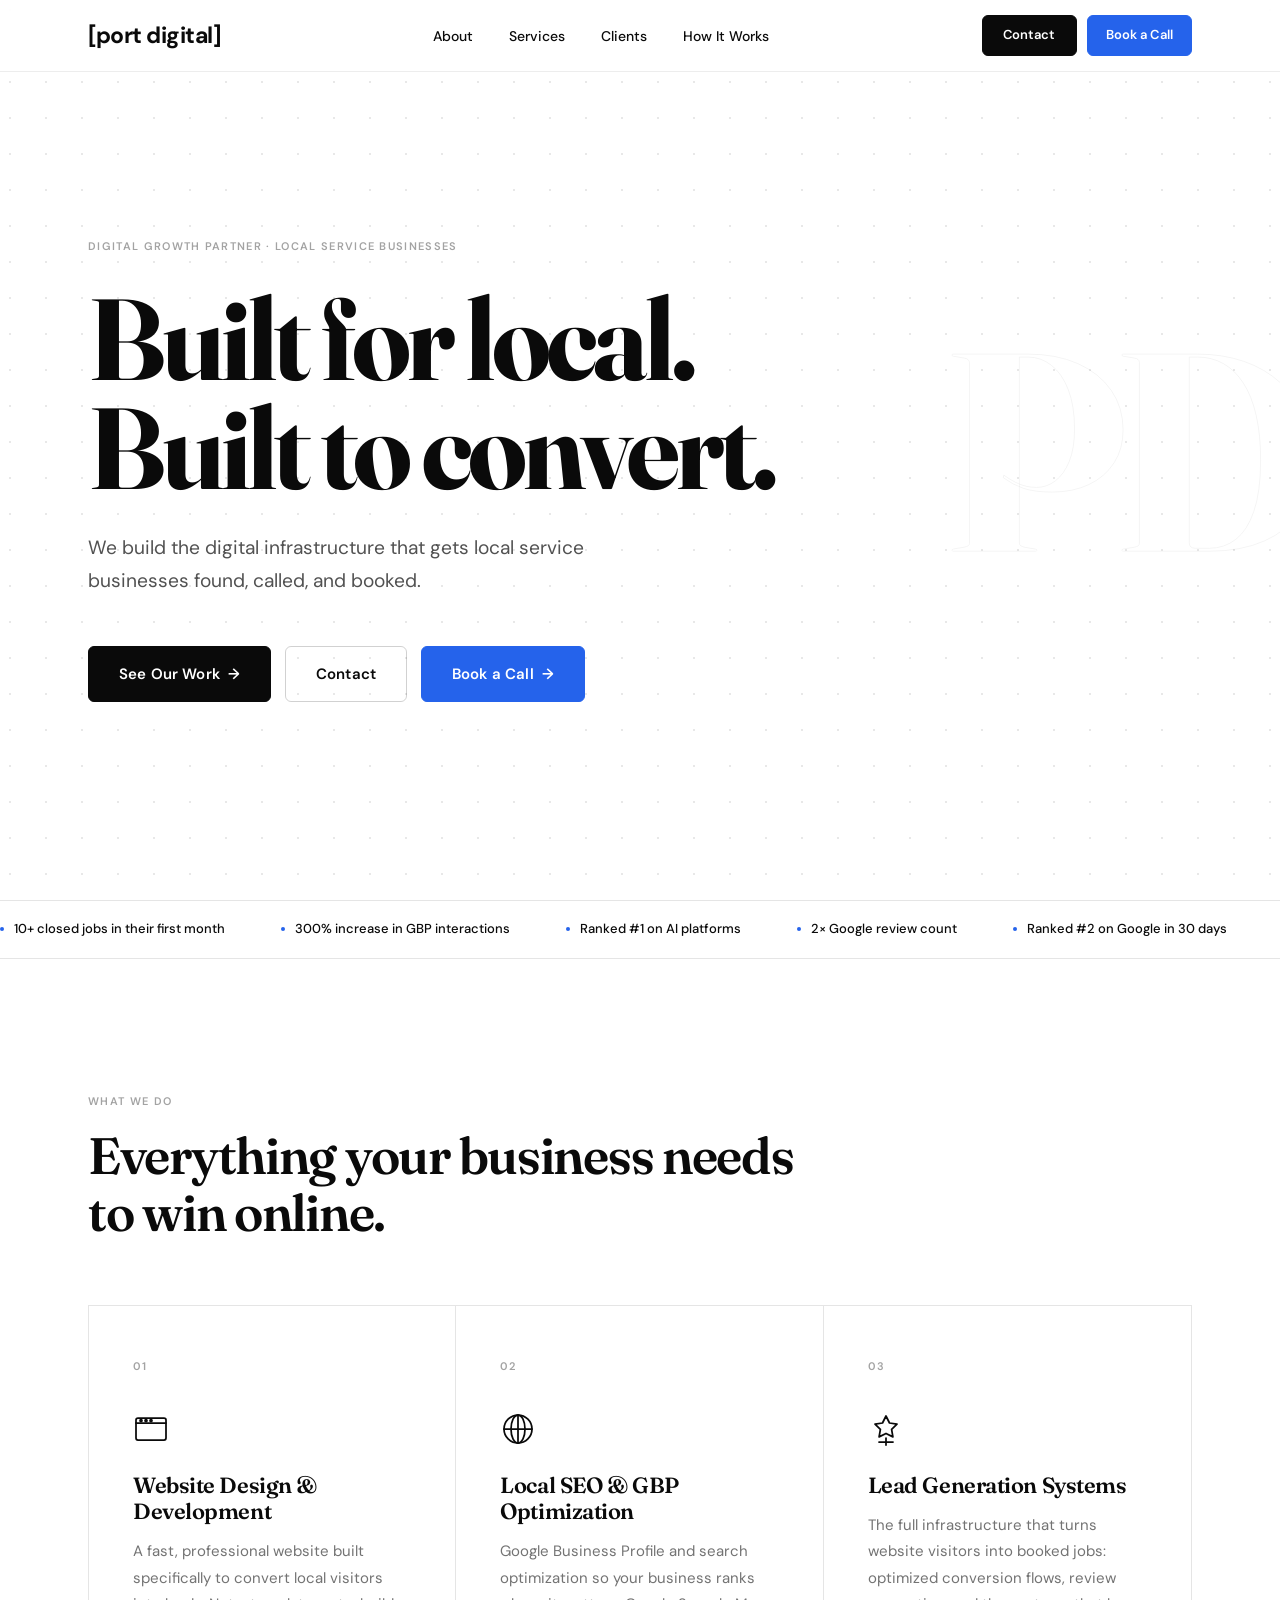
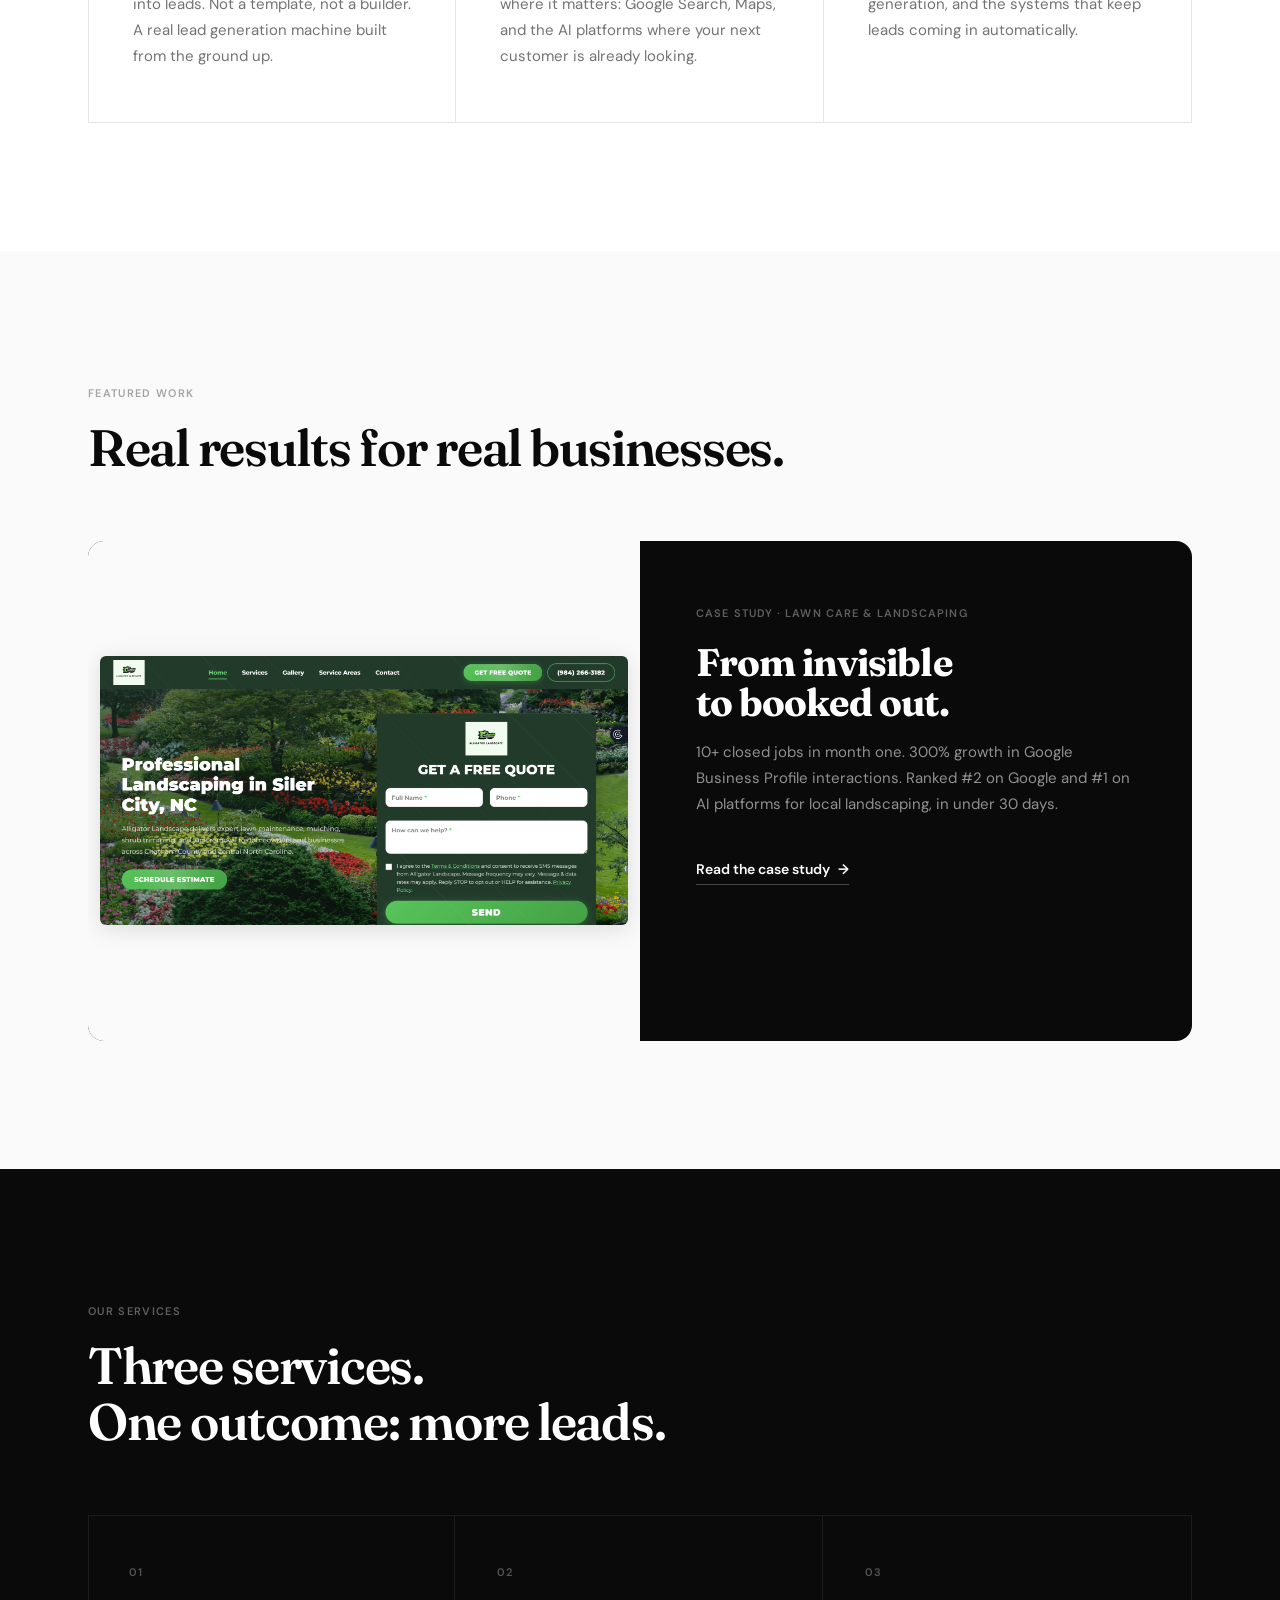
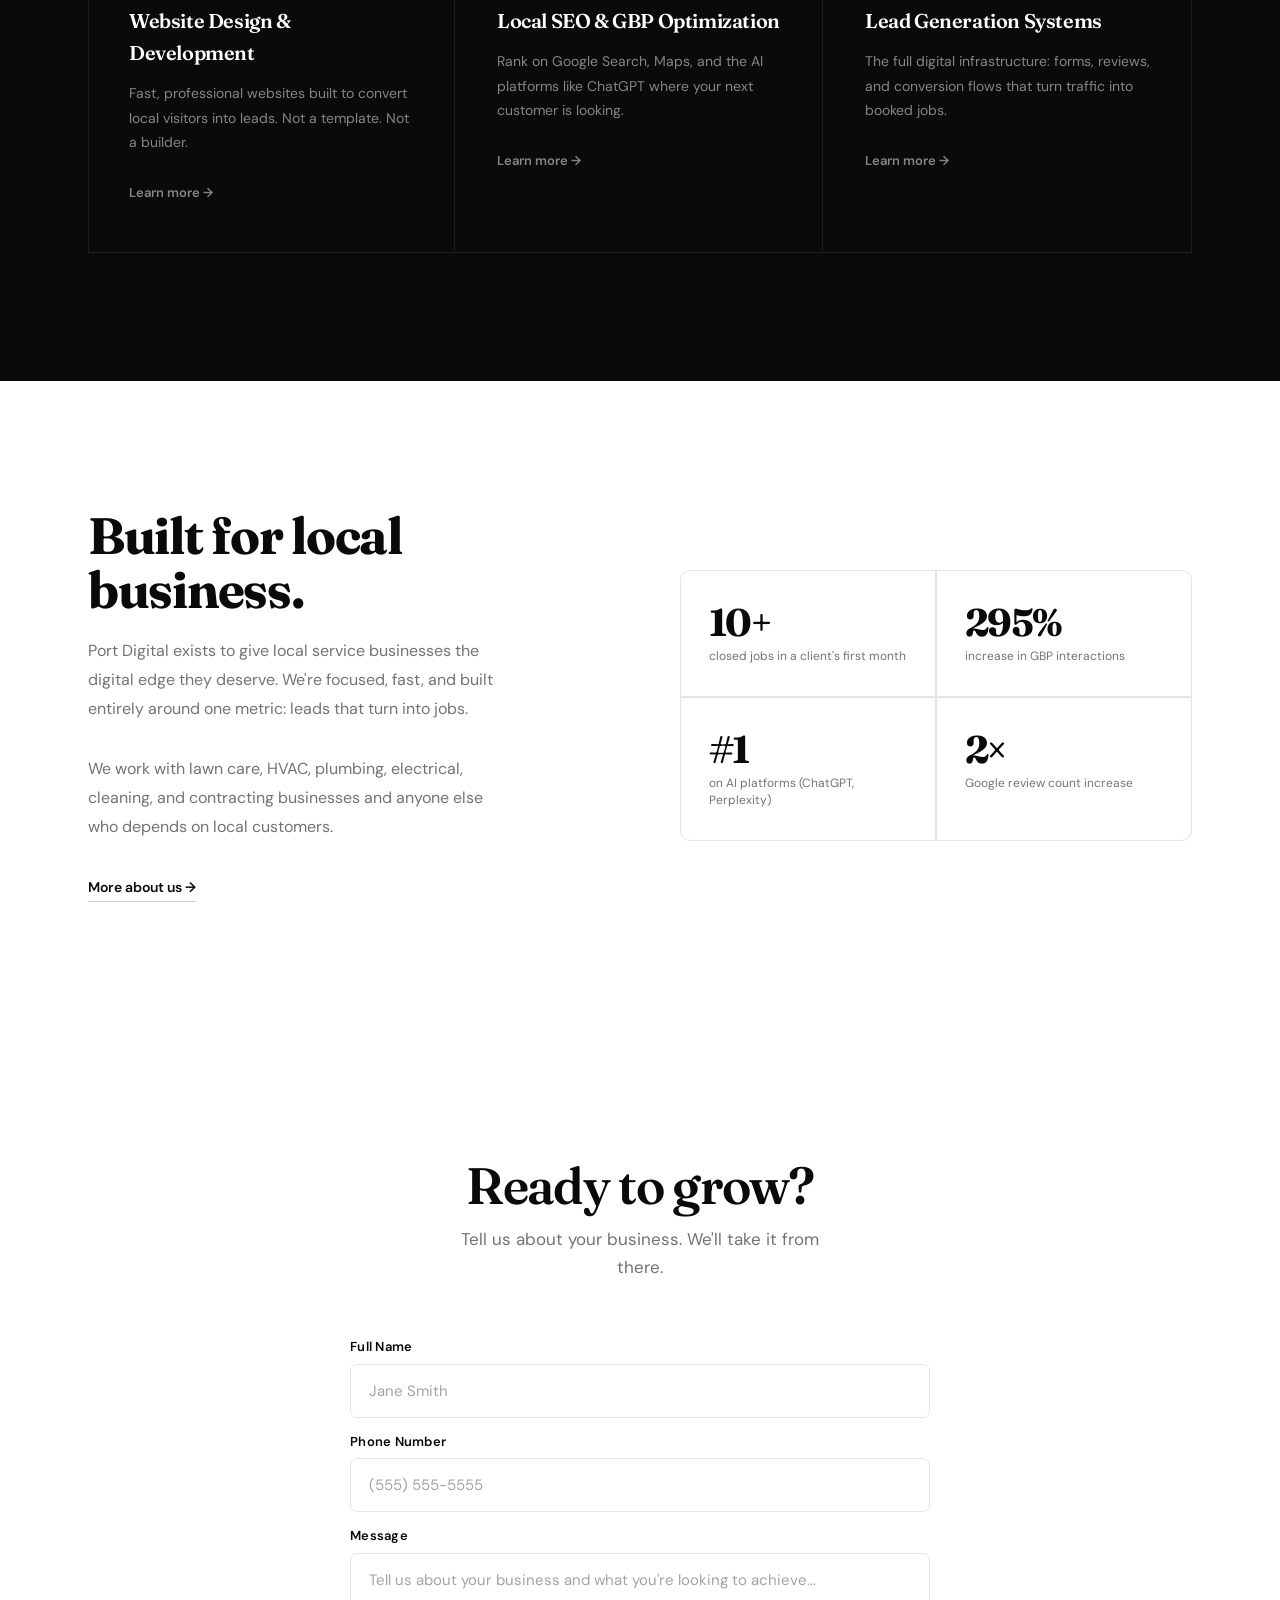
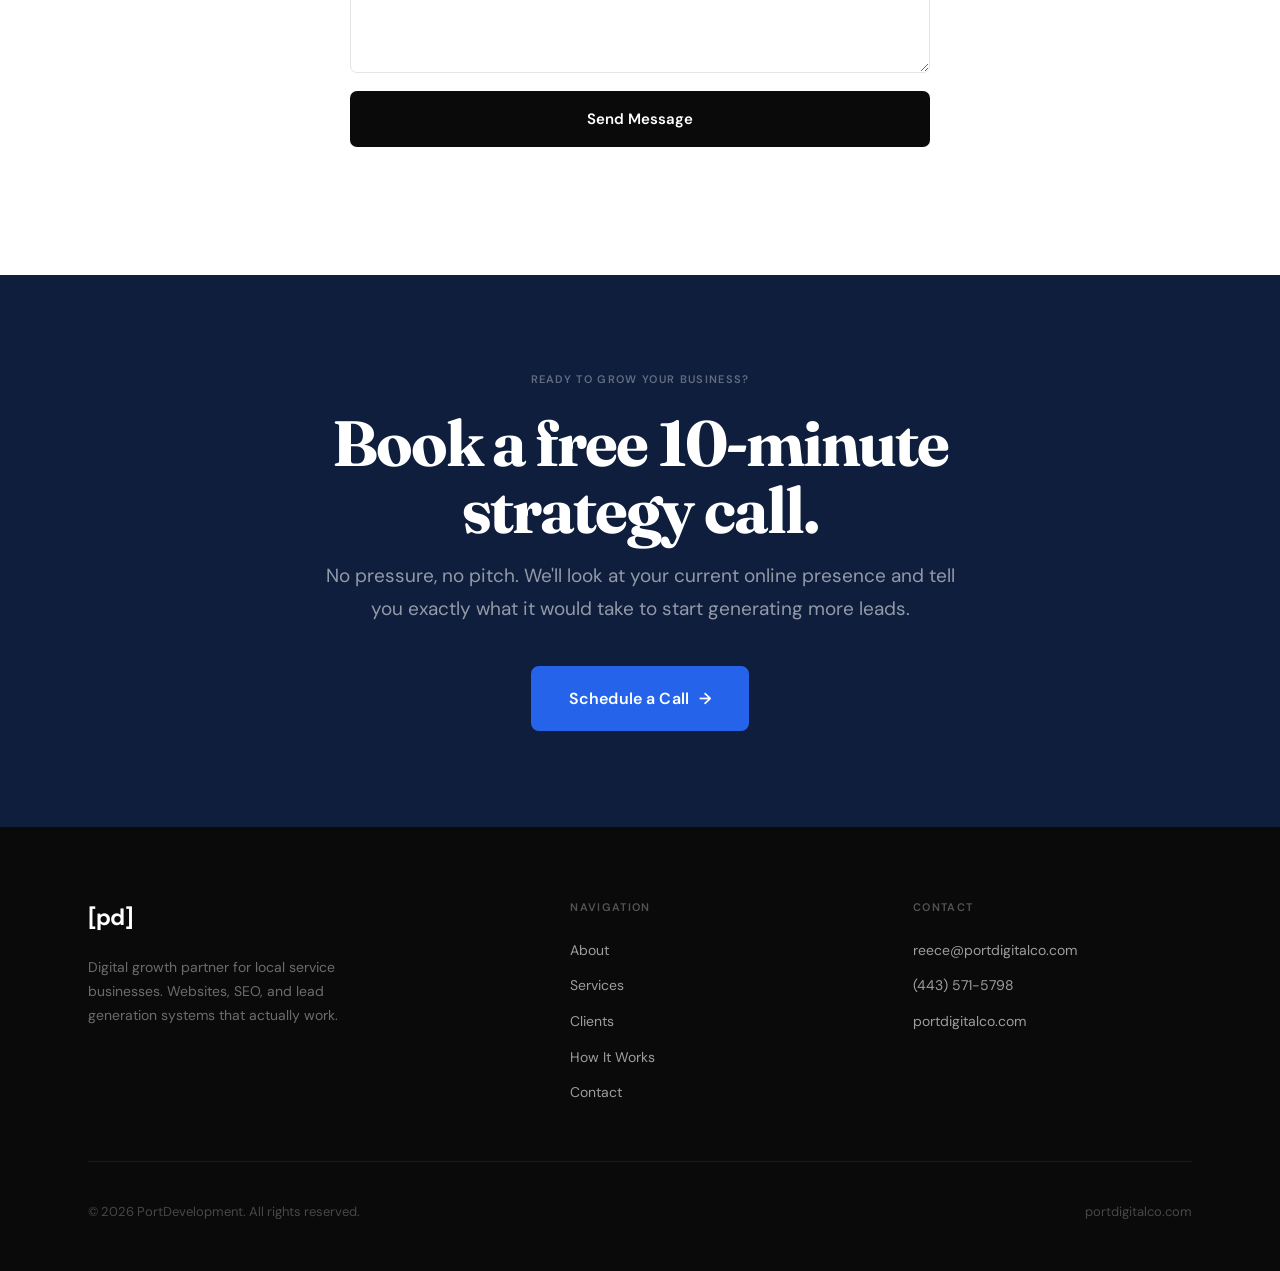
<file: PortDevelopment/index.html>
<!DOCTYPE html>
<html lang="en">
<head>
  <meta charset="UTF-8" />
  <meta name="viewport" content="width=device-width, initial-scale=1.0" />
  <title>PortDevelopment — Lead Generation for Local Businesses</title>
  <meta name="description" content="PortDevelopment builds lead generation websites and local SEO systems for local service businesses. Get found on Google, get more calls, and grow." />
  <meta name="robots" content="index, follow" />
  <link rel="canonical" href="https://portdigitalco.com/" />
  <!-- Open Graph -->
  <meta property="og:title"       content="PortDevelopment — Lead Generation for Local Businesses" />
  <meta property="og:description" content="We build the digital infrastructure that gets local service businesses found, called, and booked." />
  <meta property="og:type"        content="website" />
  <meta property="og:url"         content="https://portdigitalco.com/" />
  <link rel="stylesheet" href="style.css" />
</head>
<body>

  <!-- =====================================================
       CUSTOM CURSOR
  ====================================================== -->
  <div class="cursor-dot"  aria-hidden="true"></div>
  <div class="cursor-ring" aria-hidden="true"></div>

  <!-- =====================================================
       NAVIGATION
  ====================================================== -->
  <nav class="nav" role="navigation" aria-label="Main navigation">
    <div class="container">
      <a href="index.html" class="nav-logo" aria-label="Port Digital — home">
        <span class="logo-bracket logo-bracket-left">[</span><span class="logo-letters">pd</span><span class="logo-bracket logo-bracket-right">]</span>
      </a>
      <ul class="nav-links" role="list">
        <li><a href="about.html"        class="nav-link">About</a></li>
        <li><a href="services.html"     class="nav-link">Services</a></li>
        <li><a href="clients.html"      class="nav-link">Clients</a></li>
        <li><a href="how-it-works.html" class="nav-link">How It Works</a></li>
      </ul>
      <div class="nav-actions">
        <a href="contact.html" class="nav-cta-btn">Contact</a>
        <a href="https://api.leadconnectorhq.com/widget/booking/b9j4QU3I5nlOsGMwjcgt" class="nav-schedule-btn" target="_blank" rel="noopener">Book a Call</a>
      </div>
      <button class="nav-ham" aria-label="Open menu" aria-expanded="false">
        <span class="ham-line"></span>
        <span class="ham-line"></span>
        <span class="ham-line"></span>
      </button>
    </div>
  </nav>

  <!-- Mobile Drawer -->
  <div class="nav-drawer" aria-hidden="true">
    <a href="about.html">About</a>
    <a href="services.html">Services</a>
    <a href="clients.html">Clients</a>
    <a href="how-it-works.html">How It Works</a>
    <a href="contact.html">Contact</a>
    <div class="drawer-contact">
      <a href="mailto:reece@portdigitalco.com">reece@portdigitalco.com</a>
    </div>
  </div>

  <main>

    <!-- =====================================================
         HERO
    ====================================================== -->
    <section class="hero" aria-label="Hero">
      <div class="hero-bg" aria-hidden="true">
        <div class="hero-dots"></div>
        <div class="hero-deco-text">PD</div>
      </div>

      <div class="container">
        <div class="hero-content">

          <div class="hero-eyebrow">
            <span class="hero-eyebrow-inner eyebrow">Digital Growth Partner · Local Service Businesses</span>
          </div>

          <h1 class="disp-xl">
            <span class="hero-line"><span class="hero-line-inner">Built for local.</span></span>
            <span class="hero-line"><span class="hero-line-inner">Built to convert.</span></span>
          </h1>

          <div class="hero-sub">
            <p class="hero-sub-inner body-lg">
              We build the digital infrastructure that gets local service businesses found, called, and booked.
            </p>
          </div>

          <div class="hero-ctas">
            <div class="hero-ctas-inner">
              <a href="clients.html" class="btn btn-primary">See Our Work <span class="btn-arrow-icon">→</span></a>
              <a href="contact.html" class="btn btn-outline">Contact</a>
              <a href="https://api.leadconnectorhq.com/widget/booking/b9j4QU3I5nlOsGMwjcgt" class="btn btn-schedule" target="_blank" rel="noopener">Book a Call <span class="btn-arrow-icon">→</span></a>
            </div>
          </div>

        </div>
      </div>
    </section>

    <!-- =====================================================
         TRUST BAR
    ====================================================== -->
    <div class="trust-bar" aria-label="Key results">
      <div class="trust-track" aria-hidden="true">
        <!-- Set 1 -->
        <div class="trust-item"><span class="trust-dot"></span><span>10+ closed jobs in their first month</span></div>
        <div class="trust-item"><span class="trust-dot"></span><span>300% increase in GBP interactions</span></div>
        <div class="trust-item"><span class="trust-dot"></span><span>Ranked #1 on AI platforms</span></div>
        <div class="trust-item"><span class="trust-dot"></span><span>2× Google review count</span></div>
        <div class="trust-item"><span class="trust-dot"></span><span>Ranked #2 on Google in 30 days</span></div>
        <div class="trust-item"><span class="trust-dot"></span><span>Fast, conversion-focused websites</span></div>
        <!-- Set 2 (mirror for seamless loop) -->
        <div class="trust-item"><span class="trust-dot"></span><span>10+ closed jobs in their first month</span></div>
        <div class="trust-item"><span class="trust-dot"></span><span>300% increase in GBP interactions</span></div>
        <div class="trust-item"><span class="trust-dot"></span><span>Ranked #1 on AI platforms</span></div>
        <div class="trust-item"><span class="trust-dot"></span><span>2× Google review count</span></div>
        <div class="trust-item"><span class="trust-dot"></span><span>Ranked #2 on Google in 30 days</span></div>
        <div class="trust-item"><span class="trust-dot"></span><span>Fast, conversion-focused websites</span></div>
      </div>
    </div>

    <!-- =====================================================
         SERVICES
    ====================================================== -->
    <section class="services section" aria-labelledby="services-heading">
      <div class="container">
        <div class="section-header reveal">
          <span class="eyebrow">What We Do</span>
          <h2 class="disp-md mb-16" id="services-heading" style="margin-top:16px;">
            Everything your business needs<br>to win online.
          </h2>
        </div>

        <div class="services-grid">

          <div class="svc-card reveal">
            <div class="svc-num">01</div>
            <svg class="svc-icon" viewBox="0 0 36 36" fill="none" stroke="currentColor" stroke-width="1.75" stroke-linecap="round" stroke-linejoin="round" aria-hidden="true">
              <rect x="3" y="6" width="30" height="22" rx="2"/>
              <path d="M3 11h30"/>
              <circle cx="8" cy="8.5" r="1"/>
              <circle cx="13" cy="8.5" r="1"/>
              <circle cx="18" cy="8.5" r="1"/>
            </svg>
            <h3 class="svc-title">Website Design &amp; Development</h3>
            <p class="svc-body">A fast, professional website built specifically to convert local visitors into leads. Not a template, not a builder. A real lead generation machine built from the ground up.</p>
          </div>

          <div class="svc-card reveal reveal-d1">
            <div class="svc-num">02</div>
            <svg class="svc-icon" viewBox="0 0 36 36" fill="none" stroke="currentColor" stroke-width="1.75" stroke-linecap="round" stroke-linejoin="round" aria-hidden="true">
              <path d="M18 3C10.268 3 4 9.268 4 17s6.268 14 14 14 14-6.268 14-14S25.732 3 18 3z"/>
              <path d="M18 3c-4 0-7 6.268-7 14s3 14 7 14 7-6.268 7-14-3-14-7-14z"/>
              <path d="M4 17h28"/>
              <path d="M18 3v28"/>
            </svg>
            <h3 class="svc-title">Local SEO &amp; GBP Optimization</h3>
            <p class="svc-body">Google Business Profile and search optimization so your business ranks where it matters: Google Search, Maps, and the AI platforms where your next customer is already looking.</p>
          </div>

          <div class="svc-card reveal reveal-d2">
            <div class="svc-num">03</div>
            <svg class="svc-icon" viewBox="0 0 36 36" fill="none" stroke="currentColor" stroke-width="1.75" stroke-linecap="round" stroke-linejoin="round" aria-hidden="true">
              <path d="M18 4l3.5 7 7.5 1.1-5.4 5.3 1.3 7.5L18 21.5l-6.9 3.4 1.3-7.5L7 12.1l7.5-1.1L18 4z"/>
              <path d="M18 26v7"/>
              <path d="M11 30h14"/>
            </svg>
            <h3 class="svc-title">Lead Generation Systems</h3>
            <p class="svc-body">The full infrastructure that turns website visitors into booked jobs: optimized conversion flows, review generation, and the systems that keep leads coming in automatically.</p>
          </div>

        </div>
      </div>
    </section>

    <!-- =====================================================
         FEATURED WORK
    ====================================================== -->
    <section class="featured-work section" aria-labelledby="work-heading">
      <div class="container">
        <div class="section-header reveal">
          <span class="eyebrow">Featured Work</span>
          <h2 class="disp-md" id="work-heading" style="margin-top:16px;">Real results for real businesses.</h2>
        </div>

        <div class="work-card reveal">
          <a href="https://alligatorlawnservice.com" target="_blank" rel="noopener" class="wc-visual" style="padding:12px; background:var(--gray-50); display:flex; align-items:center; justify-content:center;">
            <img src="alligator-screenshot.png" alt="Alligator Lawn Care website" style="width:100%; height:auto; object-fit:contain; display:block; border-radius:6px; box-shadow:0 4px 24px rgba(0,0,0,0.12);" />
          </a>

          <div class="wc-content">
            <div>
              <p class="wc-tag">Case Study · Lawn Care &amp; Landscaping</p>
              <h3 class="wc-title">From invisible<br>to booked out.</h3>
              <p class="wc-result">10+ closed jobs in month one. 300% growth in Google Business Profile interactions. Ranked #2 on Google and #1 on AI platforms for local landscaping, in under 30 days.</p>
            </div>
            <a href="clients.html" class="wc-link">Read the case study <span>→</span></a>
          </div>
        </div>
      </div>
    </section>

    <!-- =====================================================
         SERVICES TEASER
    ====================================================== -->
    <section class="services-teaser section" aria-labelledby="svct-heading">
      <div class="container">
        <div class="section-header reveal">
          <span class="eyebrow">Our Services</span>
          <h2 class="disp-md" id="svct-heading" style="margin-top:16px; color:var(--white);">
            Three services.<br>One outcome: more leads.
          </h2>
        </div>

        <div class="svct-grid">
          <div class="svct-card reveal">
            <div class="svct-num">01</div>
            <h3 class="svct-title">Website Design &amp; Development</h3>
            <p class="svct-body">Fast, professional websites built to convert local visitors into leads. Not a template. Not a builder.</p>
            <a href="services.html" class="svct-link">Learn more →</a>
          </div>
          <div class="svct-card reveal reveal-d1">
            <div class="svct-num">02</div>
            <h3 class="svct-title">Local SEO &amp; GBP Optimization</h3>
            <p class="svct-body">Rank on Google Search, Maps, and the AI platforms like ChatGPT where your next customer is looking.</p>
            <a href="services.html" class="svct-link">Learn more →</a>
          </div>
          <div class="svct-card reveal reveal-d2">
            <div class="svct-num">03</div>
            <h3 class="svct-title">Lead Generation Systems</h3>
            <p class="svct-body">The full digital infrastructure: forms, reviews, and conversion flows that turn traffic into booked jobs.</p>
            <a href="services.html" class="svct-link">Learn more →</a>
          </div>
        </div>
      </div>
    </section>

    <!-- =====================================================
         ABOUT TEASER
    ====================================================== -->
    <section class="about-teaser section" aria-labelledby="abt-heading">
      <div class="container">
        <div class="abt-grid">
          <div class="abt-left reveal">
            <h2 id="abt-heading">Built for local business.</h2>
            <p>Port Digital exists to give local service businesses the digital edge they deserve. We're focused, fast, and built entirely around one metric: leads that turn into jobs.</p>
            <p>We work with lawn care, HVAC, plumbing, electrical, cleaning, and contracting businesses and anyone else who depends on local customers.</p>
            <a href="about.html" class="abt-more-link">More about us →</a>
          </div>
          <div class="abt-stats reveal reveal-d1">
            <div class="abt-stat">
              <div class="abt-stat-num" data-count="10" data-suffix="+">10+</div>
              <div class="abt-stat-label">closed jobs in a client's first month</div>
            </div>
            <div class="abt-stat">
              <div class="abt-stat-num" data-count="300" data-suffix="%">300%</div>
              <div class="abt-stat-label">increase in GBP interactions</div>
            </div>
            <div class="abt-stat">
              <div class="abt-stat-num">#1</div>
              <div class="abt-stat-label">on AI platforms (ChatGPT, Perplexity)</div>
            </div>
            <div class="abt-stat">
              <div class="abt-stat-num" data-count="2" data-suffix="×">2×</div>
              <div class="abt-stat-label">Google review count increase</div>
            </div>
          </div>
        </div>
      </div>
    </section>

    <!-- =====================================================
         LEAD CAPTURE
    ====================================================== -->
    <section class="lead-section section" aria-labelledby="lead-heading">
      <div class="container">

        <div class="reveal text-center mb-48">
          <h2 class="disp-md lead-head" id="lead-heading">Ready to grow?</h2>
          <p class="lead-sub">Tell us about your business. We'll take it from there.</p>
        </div>

        <div class="form-wrap reveal reveal-d1">
          <form class="form js-form" novalidate>
            <div class="field">
              <label for="lc-name">Full Name</label>
              <input type="text" id="lc-name" name="name" placeholder="Jane Smith" autocomplete="name" required />
            </div>
            <div class="field">
              <label for="lc-phone">Phone Number</label>
              <input type="tel" id="lc-phone" name="phone" placeholder="(555) 555-5555" autocomplete="tel" required />
            </div>
            <div class="field">
              <label for="lc-msg">Message</label>
              <textarea id="lc-msg" name="message" placeholder="Tell us about your business and what you're looking to achieve..." required></textarea>
            </div>
            <button type="submit" class="form-btn">Send Message</button>
          </form>
          <div class="form-error" role="alert">
            Something went wrong. Please try again or reach us directly at <a href="tel:+14435715798">(443) 571-5798</a>.
          </div>
          <div class="form-thanks" role="alert">
            <div class="check-icon" aria-hidden="true">
              <svg width="18" height="18" viewBox="0 0 18 18" fill="none" stroke="white" stroke-width="2.5" stroke-linecap="round" stroke-linejoin="round">
                <polyline points="3,9 7,13 15,5"/>
              </svg>
            </div>
            <h3>Message received.</h3>
            <p>We'll be in touch within 24 hours.</p>
          </div>
        </div>

      </div>
    </section>

    <!-- =====================================================
         PRE-FOOTER CTA
    ====================================================== -->
    <section class="pre-footer-cta" aria-label="Schedule a call">
      <div class="container">
        <div class="pfc-inner reveal">
          <span class="eyebrow">Ready to grow your business?</span>
          <h2 class="pfc-title">Book a free 10-minute<br>strategy call.</h2>
          <p class="pfc-sub">No pressure, no pitch. We'll look at your current online presence and tell you exactly what it would take to start generating more leads.</p>
          <a href="https://api.leadconnectorhq.com/widget/booking/b9j4QU3I5nlOsGMwjcgt" class="btn-schedule-lg" target="_blank" rel="noopener">
            Schedule a Call <span class="btn-arrow-icon">→</span>
          </a>
        </div>
      </div>
    </section>

  </main>

  <!-- =====================================================
       FOOTER
  ====================================================== -->
  <footer class="footer" role="contentinfo">
    <div class="container">
      <div class="footer-grid">

        <div class="footer-brand">
          <a href="/" class="nav-logo" aria-label="PortDevelopment">
            <span class="logo-bracket logo-bracket-left">[</span><span class="logo-letters">pd</span><span class="logo-bracket logo-bracket-right">]</span>
          </a>
          <p>Digital growth partner for local service businesses. Websites, SEO, and lead generation systems that actually work.</p>
        </div>

        <nav class="footer-col" aria-label="Site navigation">
          <h5>Navigation</h5>
          <ul>
            <li><a href="about.html">About</a></li>
            <li><a href="services.html">Services</a></li>
            <li><a href="clients.html">Clients</a></li>
            <li><a href="how-it-works.html">How It Works</a></li>
            <li><a href="contact.html">Contact</a></li>
          </ul>
        </nav>

        <div class="footer-col">
          <h5>Contact</h5>
          <ul>
            <li><a href="mailto:reece@portdigitalco.com">reece@portdigitalco.com</a></li>
            <li><a href="tel:+14435715798">(443) 571-5798</a></li>
            <li><a href="https://portdigitalco.com">portdigitalco.com</a></li>
          </ul>
        </div>

      </div>
      <div class="footer-bottom">
        <p>© 2026 PortDevelopment. All rights reserved.</p>
        <p>portdigitalco.com</p>
      </div>
    </div>
  </footer>

  <script src="script.js"></script>
</body>
</html>
</file>
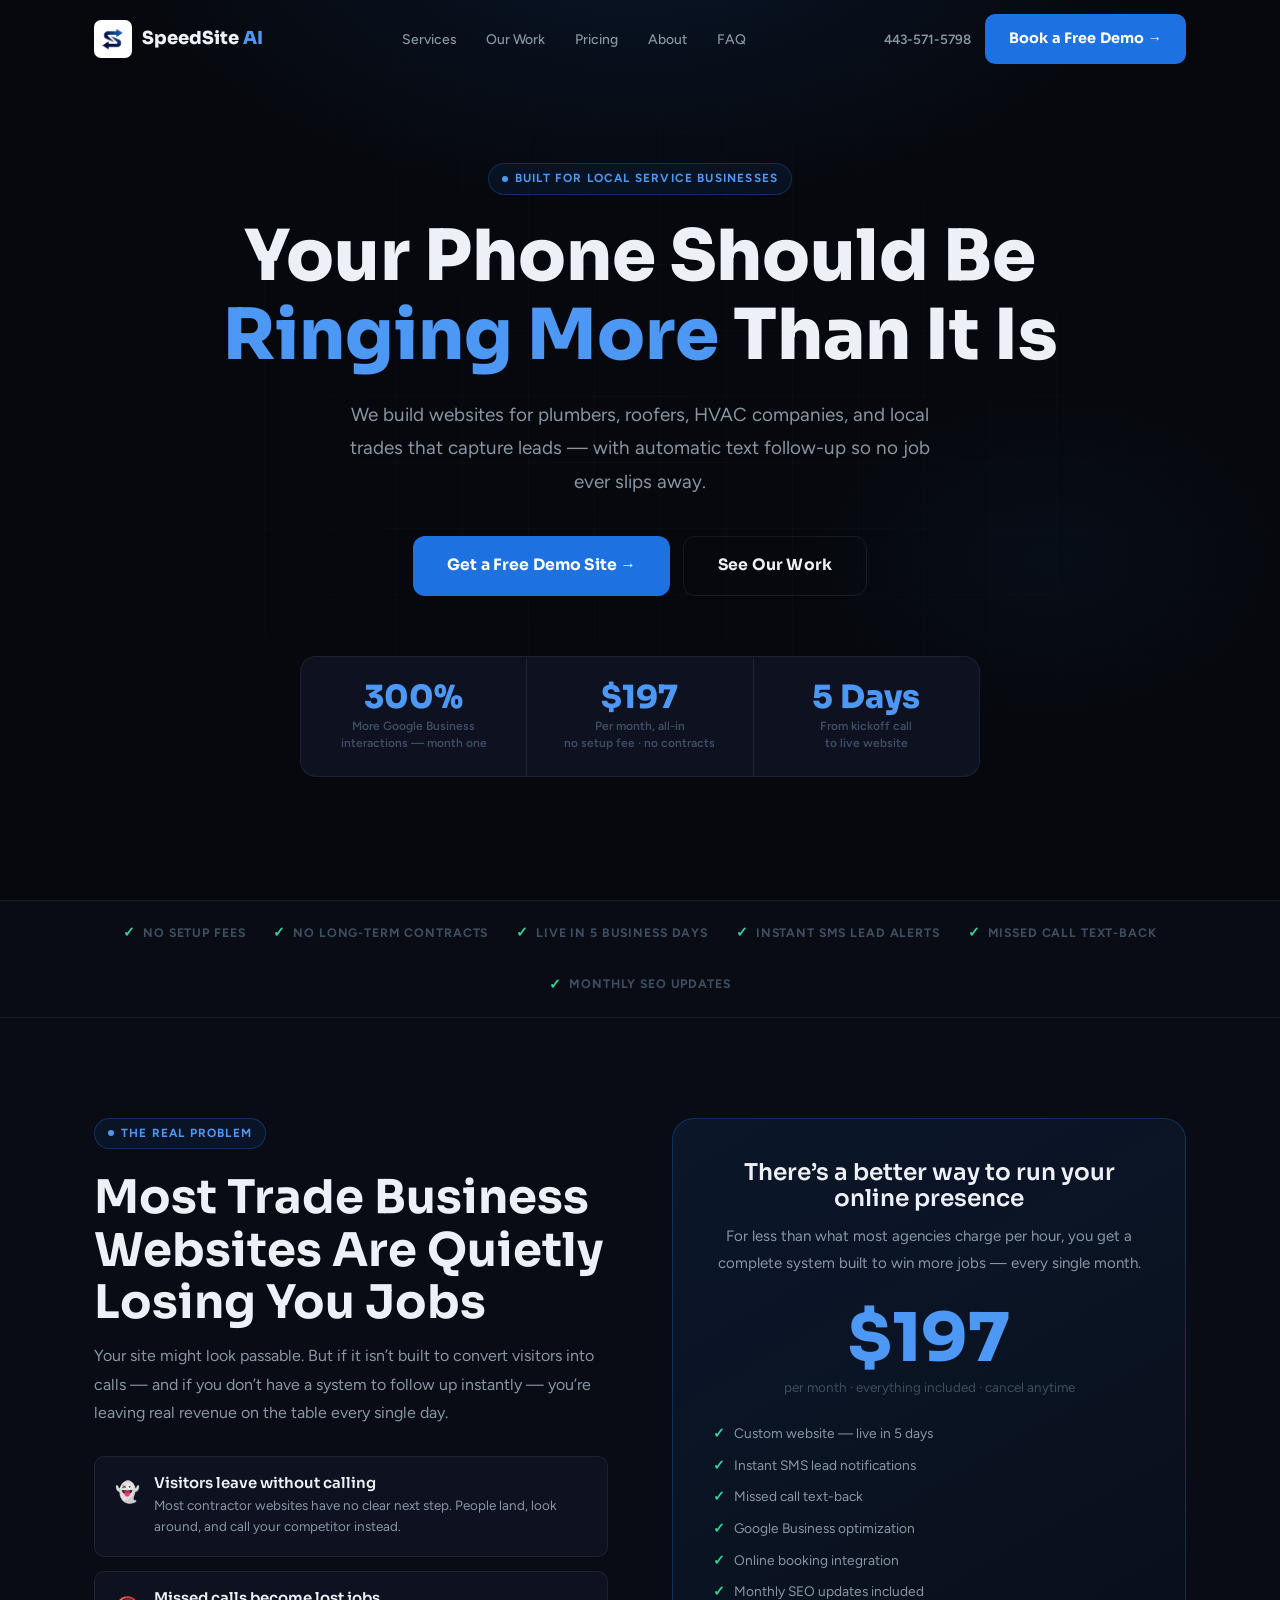
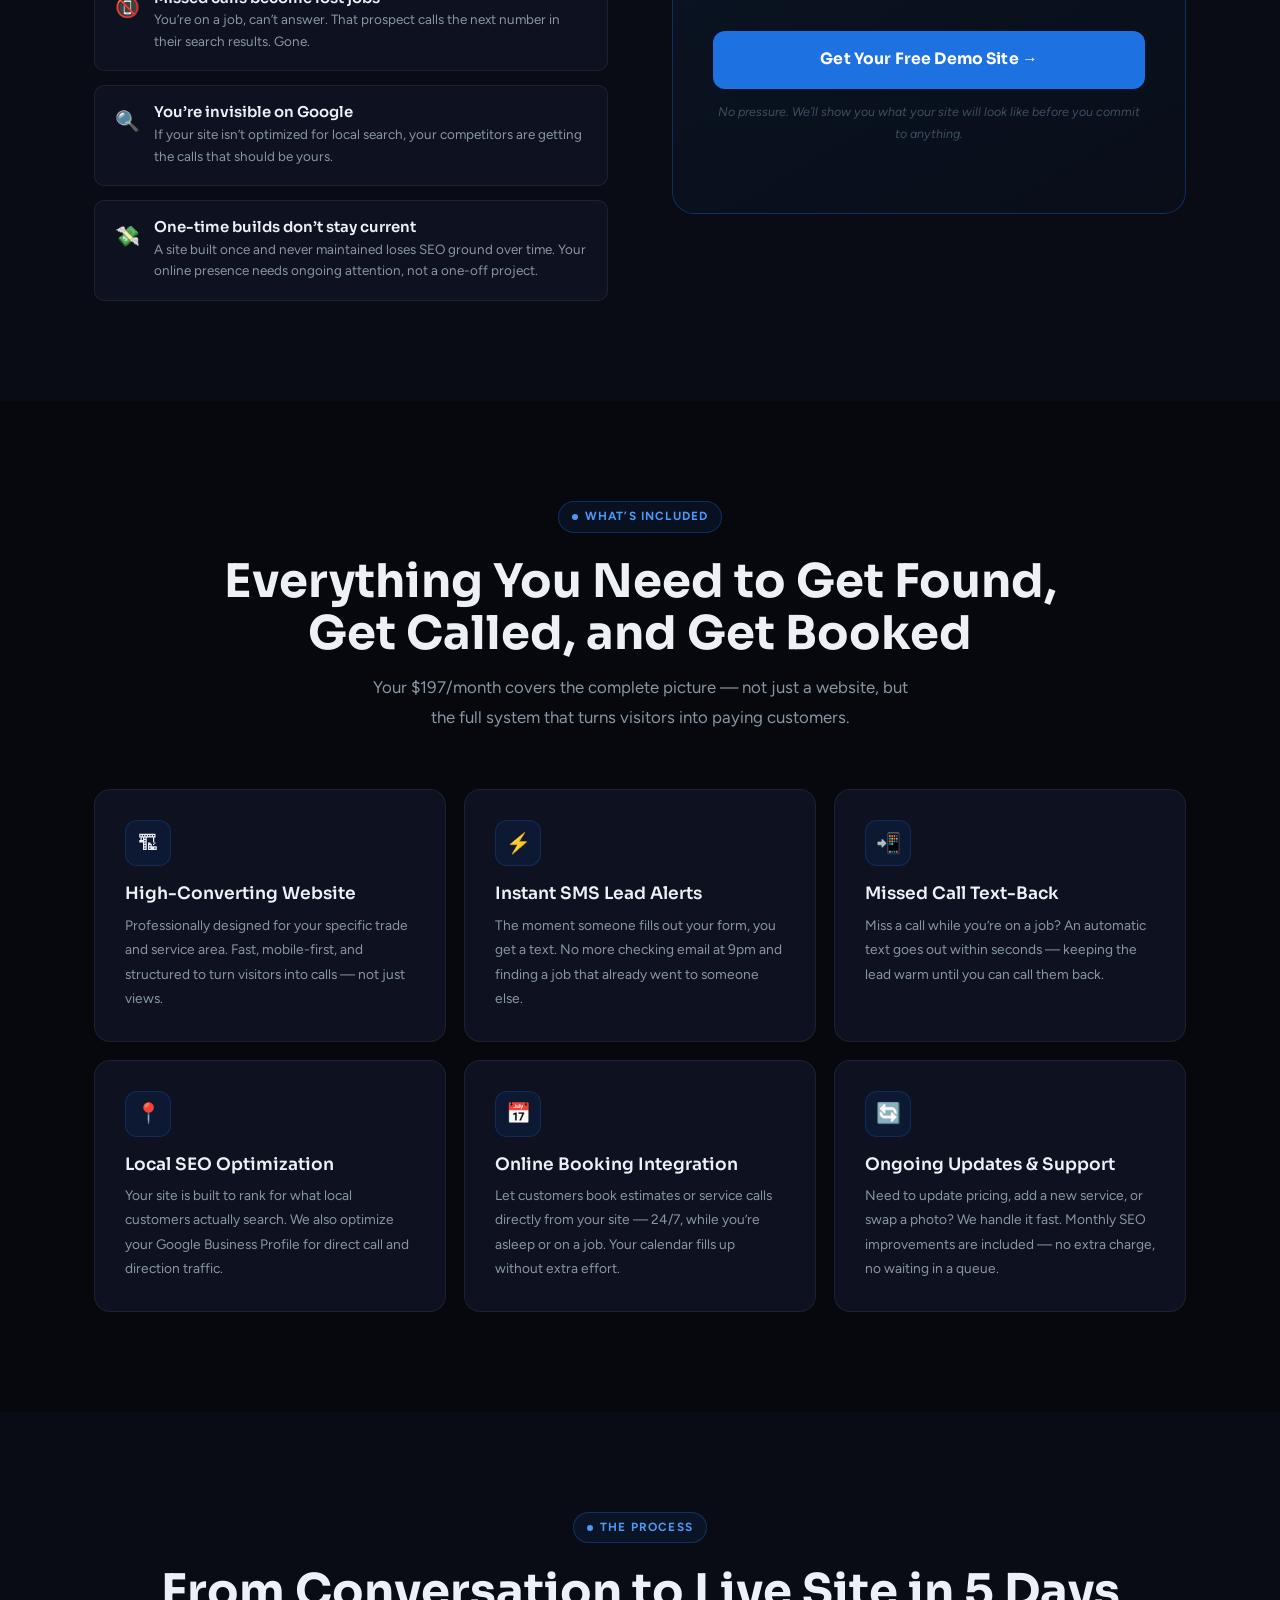
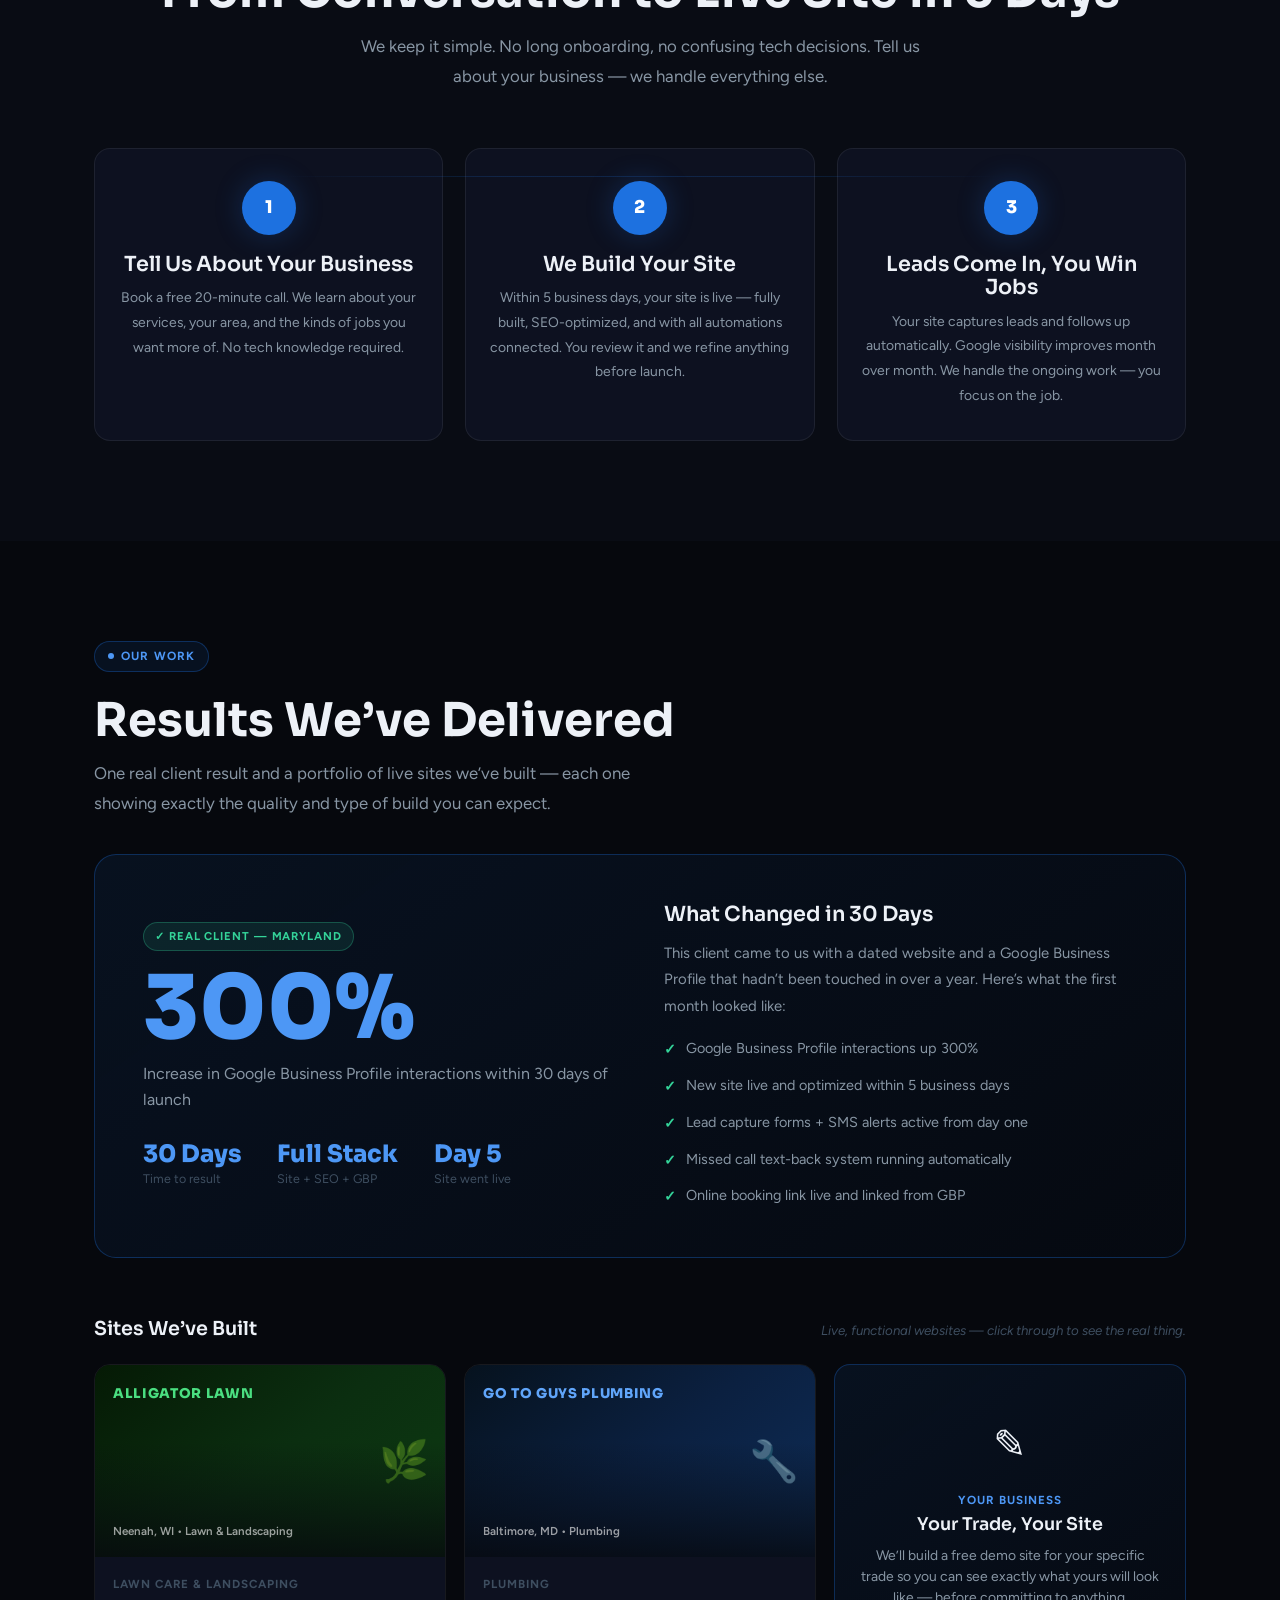
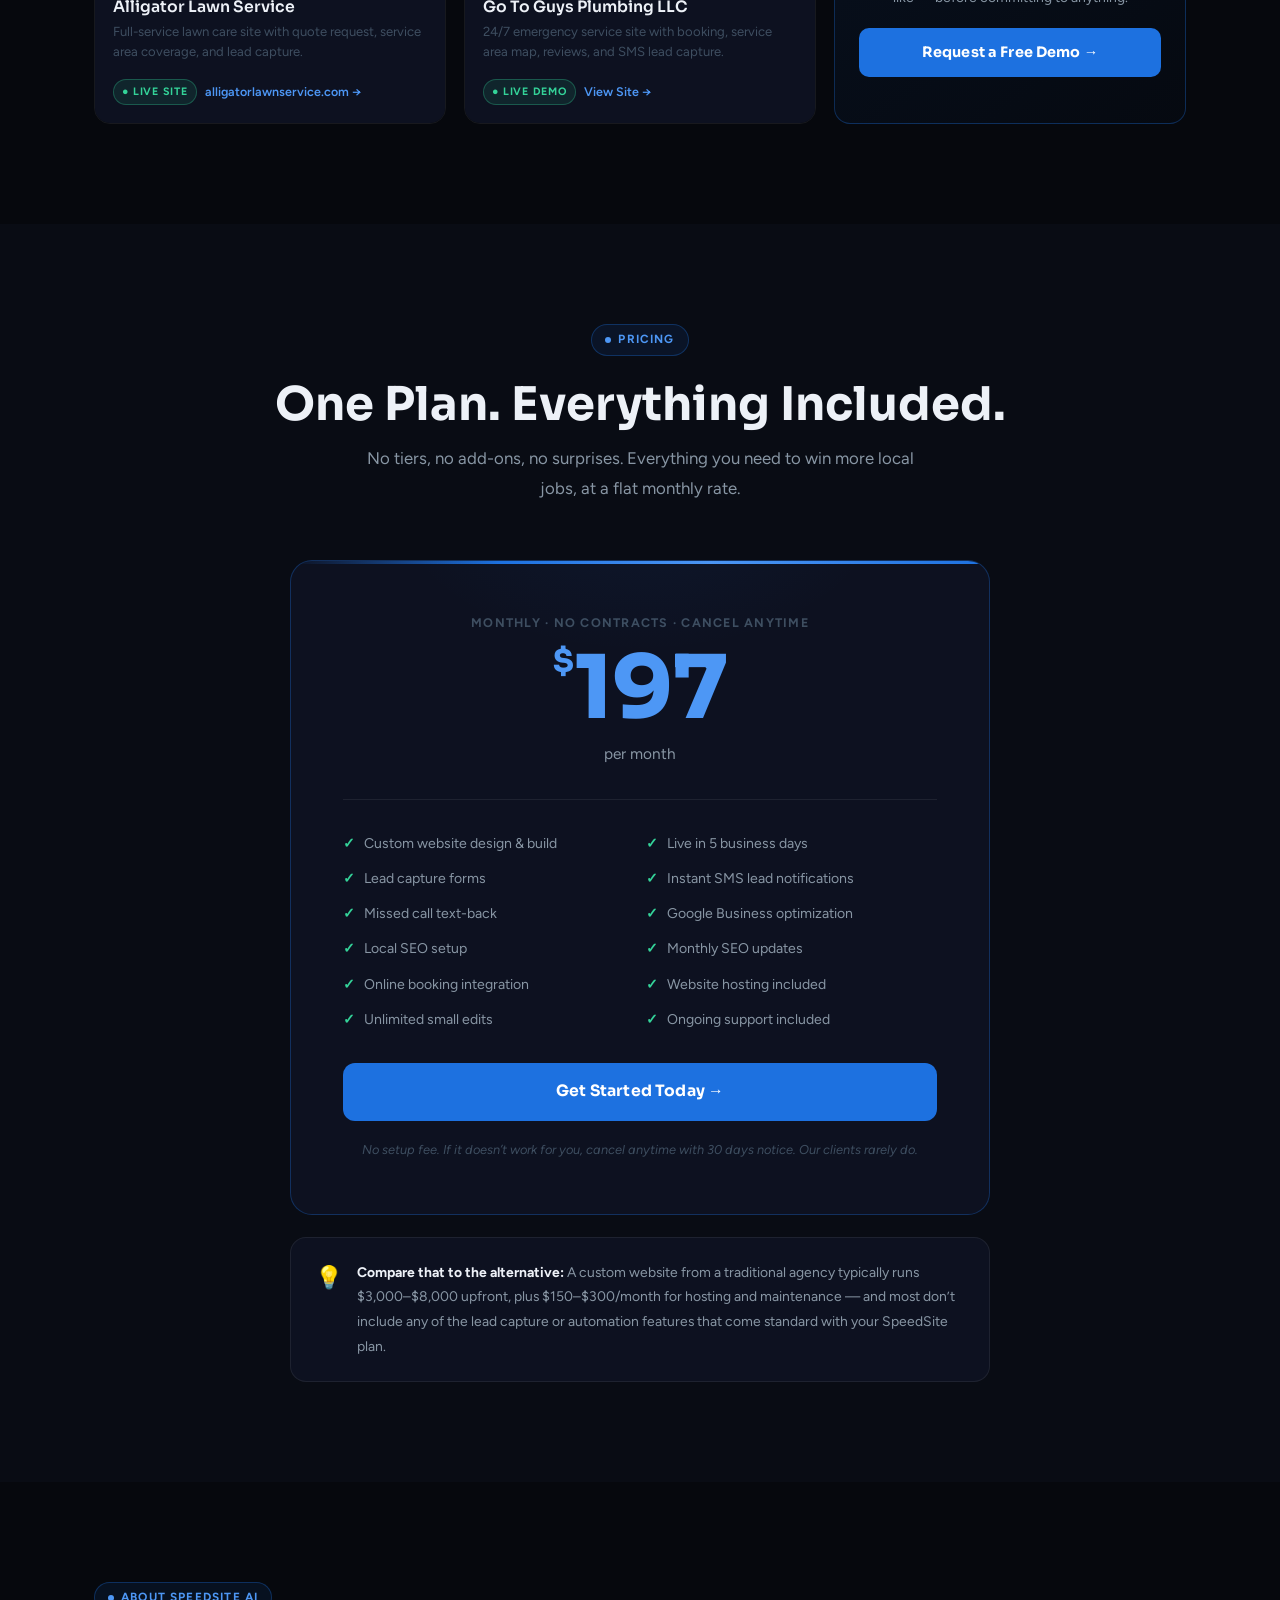
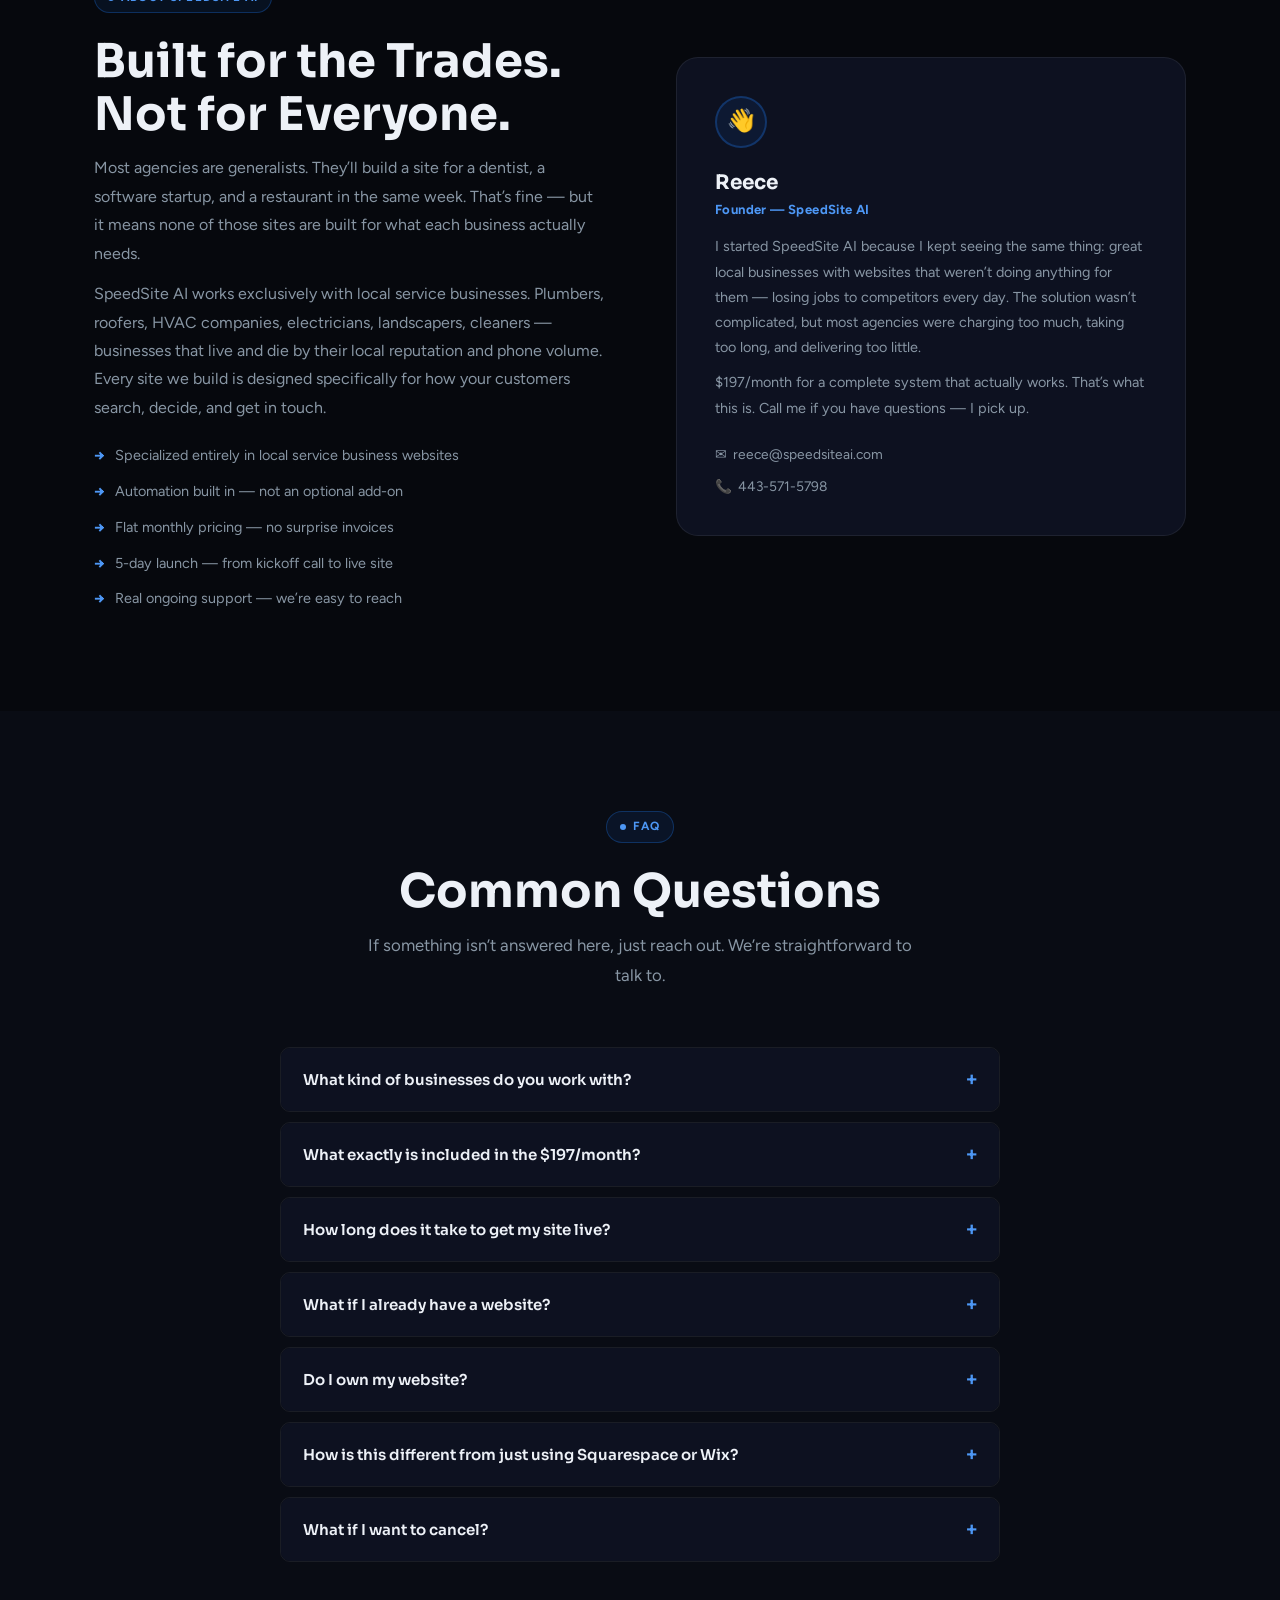
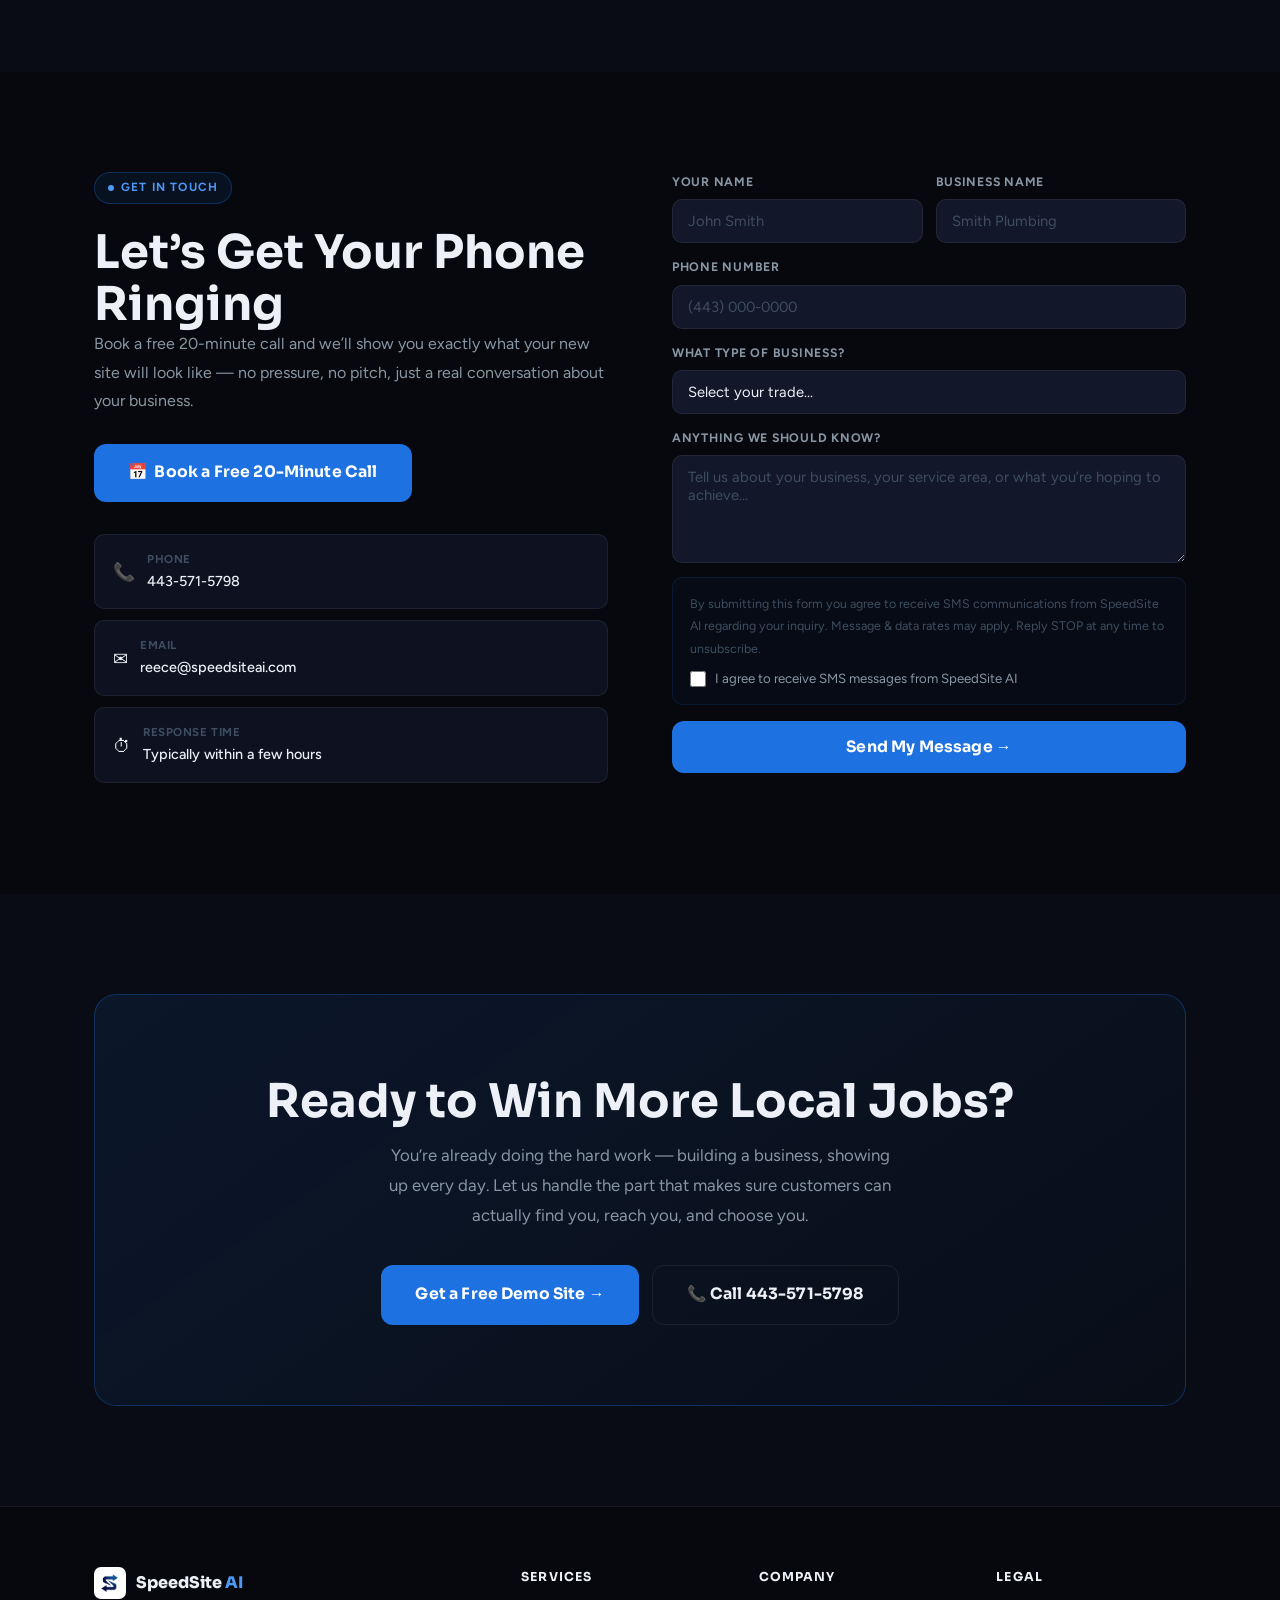
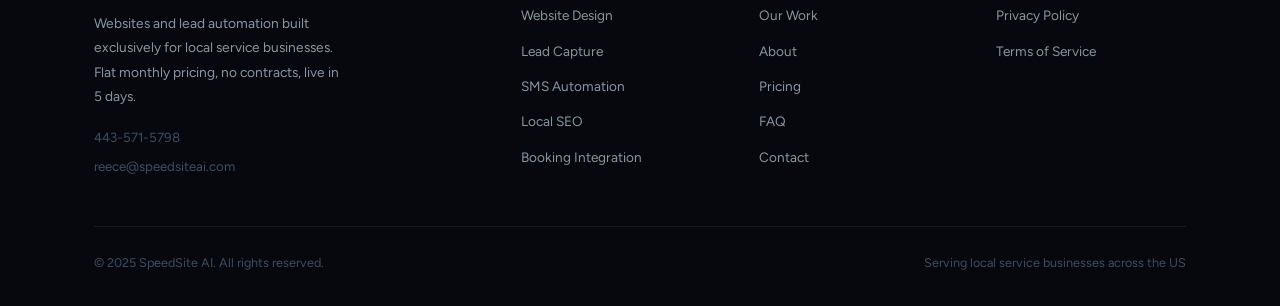
<file: speedsite-ai (1).html>
<!DOCTYPE html>
<html lang="en">
<head>
  <meta charset="UTF-8" />
  <meta name="viewport" content="width=device-width, initial-scale=1.0" />
  <title>SpeedSite AI — Websites That Win More Jobs for Local Service Businesses</title>
  <meta name="description" content="SpeedSite AI builds high-converting websites for local service businesses. Lead capture, automatic SMS follow-up, local SEO, and booking integration — all for $197/month. Live in 5 days." />
  <link rel="preconnect" href="https://fonts.googleapis.com" />
  <link rel="preconnect" href="https://fonts.gstatic.com" crossorigin />
  <link href="https://fonts.googleapis.com/css2?family=Sora:wght@400;600;700;800&family=Figtree:ital,wght@0,400;0,500;0,600;1,400&display=swap" rel="stylesheet" />
  <style>
    *, *::before, *::after { box-sizing: border-box; margin: 0; padding: 0; }
    html { scroll-behavior: smooth; }

    :root {
      --bg:        #06080D;
      --bg2:       #090C14;
      --surface:   #0D1120;
      --surface2:  #121729;
      --border:    rgba(255,255,255,0.07);
      --border-a:  rgba(29,113,224,0.32);
      --blue:      #1D71E0;
      --blue-lite: #4D97F5;
      --blue-dim:  rgba(29,113,224,0.09);
      --blue-glow: rgba(29,113,224,0.26);
      --green:     #34D399;
      --text:      #EDF1F7;
      --text-muted:#8896A4;
      --text-dim:  #3E4E60;
      --r:         10px;
      --r-lg:      16px;
      --r-xl:      22px;
      --fd:        'Sora', sans-serif;
      --fb:        'Figtree', sans-serif;
      --ease:      cubic-bezier(.4,0,.2,1);
    }

    body { font-family:var(--fb); background:var(--bg); color:var(--text); line-height:1.65; overflow-x:hidden; }
    h1,h2,h3,h4 { font-family:var(--fd); line-height:1.13; font-weight:700; color:var(--text); }
    h1 { font-size:clamp(2.5rem,5.5vw,4.4rem); font-weight:800; }
    h2 { font-size:clamp(1.8rem,3.8vw,2.9rem); }
    h3 { font-size:clamp(1.05rem,2vw,1.3rem); font-weight:600; }
    p  { color:var(--text-muted); line-height:1.78; }
    a  { color:var(--blue); text-decoration:none; transition:color .22s var(--ease); }
    .container { max-width:1140px; margin:0 auto; padding:0 24px; }
    .section    { padding:100px 0; }

    .gt {
      background: linear-gradient(135deg,#4D97F5 0%,#1D71E0 50%,#0A4BAF 100%);
      -webkit-background-clip:text; -webkit-text-fill-color:transparent; background-clip:text;
    }

    /* BADGE */
    .badge {
      display:inline-flex; align-items:center; gap:7px;
      background:var(--blue-dim); border:1px solid var(--border-a);
      color:var(--blue-lite);
      font-size:.74rem; font-weight:700; letter-spacing:.1em; text-transform:uppercase;
      padding:5px 13px; border-radius:100px; margin-bottom:22px;
    }
    .bdot { width:6px; height:6px; background:var(--blue-lite); border-radius:50%; animation:blink 2.2s ease-in-out infinite; }
    @keyframes blink { 0%,100%{opacity:1} 50%{opacity:.25} }

    /* BUTTONS */
    .btn {
      display:inline-flex; align-items:center; gap:8px;
      font-family:var(--fd); font-weight:700; font-size:.9rem;
      padding:13px 24px; border-radius:var(--r);
      border:none; cursor:pointer; transition:all .25s var(--ease);
      text-decoration:none; letter-spacing:.01em; white-space:nowrap;
    }
    .btn-p { background:var(--blue); color:#fff; box-shadow:0 0 0 0 var(--blue-glow); }
    .btn-p:hover { background:var(--blue-lite); color:#fff; transform:translateY(-2px); box-shadow:0 8px 30px var(--blue-glow); }
    .btn-g { background:transparent; color:var(--text); border:1.5px solid var(--border); }
    .btn-g:hover { border-color:rgba(255,255,255,.22); background:rgba(255,255,255,.04); transform:translateY(-2px); color:var(--text); }
    .btn-lg { padding:16px 34px; font-size:.98rem; border-radius:12px; }

    /* CARDS */
    .card {
      background:var(--surface); border:1px solid var(--border);
      border-radius:var(--r-lg); padding:30px; transition:all .3s ease; position:relative; overflow:hidden;
    }
    .card:hover { border-color:var(--border-a); transform:translateY(-3px); box-shadow:0 16px 48px rgba(0,0,0,.6),0 0 0 1px rgba(29,113,224,.07); }

    .sh { margin-bottom:56px; }
    .sh.center { text-align:center; }
    .sh p { max-width:560px; margin:14px auto 0; font-size:1.05rem; }
    .sh.left p { margin-left:0; }

    .check-list { list-style:none; display:flex; flex-direction:column; gap:12px; }
    .check-list li { display:flex; align-items:flex-start; gap:10px; font-size:.9rem; color:var(--text-muted); }
    .check-list li .ck { color:var(--green); font-weight:700; flex-shrink:0; margin-top:1px; }

    /* ===== NAV ===== */
    nav {
      position:fixed; top:0; left:0; right:0; z-index:1000;
      padding:14px 0; transition:background .3s,padding .3s,border-color .3s,transform .36s var(--ease);
    }
    nav.scrolled {
      background:rgba(6,8,13,.94);
      backdrop-filter:blur(22px); -webkit-backdrop-filter:blur(22px);
      border-bottom:1px solid var(--border); padding:9px 0;
    }
    nav.hidden { transform:translateY(-115%); }
    .ni { display:flex; align-items:center; justify-content:space-between; max-width:1140px; margin:0 auto; padding:0 24px; }

    .logo { display:flex; align-items:center; gap:10px; text-decoration:none; }
    .logo-img {
      height:38px; width:38px; object-fit:contain;
      border-radius:7px; background:#fff; padding:3px;
      flex-shrink:0;
    }
    .logo-text { font-family:var(--fd); font-weight:800; font-size:1.12rem; color:var(--text); }
    .logo-text em { font-style:normal; color:var(--blue-lite); }

    .nl { display:flex; align-items:center; gap:30px; list-style:none; }
    .nl a { color:var(--text-muted); font-size:.87rem; font-weight:500; transition:color .2s; }
    .nl a:hover { color:var(--text); }
    .nav-right { display:flex; align-items:center; gap:14px; }
    .nav-ph { font-size:.84rem; font-weight:600; color:var(--text-muted); }
    .nav-ph:hover { color:var(--blue-lite); }

    .hbg { display:none; flex-direction:column; gap:5px; cursor:pointer; background:none; border:none; padding:6px; z-index:1001; }
    .hbg span { display:block; width:22px; height:2px; background:var(--text); border-radius:2px; transition:all .3s; }
    .hbg.active span:nth-child(1) { transform:translateY(7px) rotate(45deg); }
    .hbg.active span:nth-child(2) { opacity:0; transform:scaleX(0); }
    .hbg.active span:nth-child(3) { transform:translateY(-7px) rotate(-45deg); }
    .mm { display:none; position:fixed; inset:0; background:rgba(6,8,13,.97); z-index:999; flex-direction:column; align-items:center; justify-content:center; gap:30px; }
    .mm.open { display:flex; }
    .mm a { font-family:var(--fd); font-size:1.5rem; font-weight:700; color:var(--text); }
    .mm a:hover { color:var(--blue-lite); }
    .mm-x { position:absolute; top:20px; right:24px; background:none; border:none; color:var(--text-muted); font-size:1.8rem; cursor:pointer; line-height:1; }

    /* ===== HERO ===== */
    .hero { min-height:100vh; display:flex; align-items:center; padding:130px 0 90px; position:relative; overflow:hidden; }
    .hero-bg {
      position:absolute; inset:0;
      background:
        radial-gradient(ellipse 68% 52% at 50% -8%,rgba(29,113,224,.13) 0%,transparent 60%),
        radial-gradient(ellipse 38% 38% at 82% 62%,rgba(29,113,224,.05) 0%,transparent 50%);
    }
    .hero-grid {
      position:absolute; inset:0;
      background-image:linear-gradient(rgba(255,255,255,.02) 1px,transparent 1px),linear-gradient(90deg,rgba(255,255,255,.02) 1px,transparent 1px);
      background-size:66px 66px;
      mask-image:radial-gradient(ellipse 72% 72% at 50% 50%,black 0%,transparent 100%);
    }
    .hero-c { position:relative; z-index:2; text-align:center; max-width:860px; margin:0 auto; }
    .hero-c h1 { margin-bottom:22px; }
    .hero-c h1 em { font-style:normal; color:var(--blue-lite); }
    .hero-lead { font-size:clamp(1rem,2vw,1.18rem); max-width:580px; margin:0 auto 38px; color:var(--text-muted); }
    .hero-acts { display:flex; gap:13px; justify-content:center; flex-wrap:wrap; margin-bottom:60px; }
    .hero-stats {
      display:flex; justify-content:center; align-items:stretch; gap:0;
      max-width:680px; margin:0 auto;
      background:var(--surface); border:1px solid var(--border); border-radius:var(--r-lg); overflow:hidden;
    }
    .hstat { flex:1; text-align:center; padding:24px 16px; border-right:1px solid var(--border); }
    .hstat:last-child { border-right:none; }
    .hstat-num { font-family:var(--fd); font-size:2rem; font-weight:800; color:var(--blue-lite); display:block; line-height:1; margin-bottom:5px; }
    .hstat-lbl { font-size:.75rem; color:var(--text-dim); font-weight:600; line-height:1.4; }

    /* TRUST BAR */
    .trust-bar { padding:20px 0; background:var(--bg2); border-top:1px solid var(--border); border-bottom:1px solid var(--border); }
    .tb-inner { display:flex; align-items:center; justify-content:center; gap:28px; flex-wrap:wrap; }
    .tb-item { display:flex; align-items:center; gap:7px; font-size:.77rem; font-weight:700; color:var(--text-dim); letter-spacing:.07em; text-transform:uppercase; }
    .tb-item .ck { color:var(--green); font-size:.9rem; }

    /* PROBLEM */
    .problem-section { background:var(--bg2); }
    .problem-grid { display:grid; grid-template-columns:1fr 1fr; gap:64px; align-items:start; }
    .prob-points { list-style:none; display:flex; flex-direction:column; gap:14px; margin-top:28px; }
    .prob-pt { display:flex; align-items:flex-start; gap:14px; padding:18px 20px; background:var(--surface); border:1px solid var(--border); border-radius:var(--r); transition:border-color .25s; }
    .prob-pt:hover { border-color:var(--border-a); }
    .prob-ic { font-size:1.25rem; flex-shrink:0; margin-top:1px; }
    .prob-pt h4 { font-size:.93rem; margin-bottom:3px; font-weight:600; }
    .prob-pt p  { font-size:.84rem; margin:0; line-height:1.6; }
    .offer-box { background:linear-gradient(150deg,rgba(29,113,224,.11) 0%,rgba(29,113,224,.025) 100%); border:1px solid var(--border-a); border-radius:var(--r-xl); padding:40px; text-align:center; position:sticky; top:120px; }
    .offer-box h3 { font-size:1.45rem; margin-bottom:12px; }
    .offer-box > p { margin-bottom:28px; font-size:.94rem; }
    .price-big { font-family:var(--fd); font-size:4.2rem; font-weight:800; color:var(--blue-lite); line-height:1; display:block; }
    .price-per { font-size:.84rem; color:var(--text-dim); margin-bottom:24px; display:block; margin-top:4px; }
    .offer-checks { list-style:none; text-align:left; margin-bottom:28px; display:flex; flex-direction:column; gap:9px; }
    .offer-checks li { display:flex; align-items:center; gap:9px; font-size:.86rem; color:var(--text-muted); }
    .offer-checks li .ck { color:var(--green); font-weight:700; }

    /* SERVICES */
    .svc-grid { display:grid; grid-template-columns:repeat(3,1fr); gap:18px; }
    .svc-icon { width:46px; height:46px; background:var(--blue-dim); border:1px solid rgba(29,113,224,.22); border-radius:12px; display:flex; align-items:center; justify-content:center; font-size:1.25rem; margin-bottom:18px; }
    .svc-card h3 { font-size:1.07rem; margin-bottom:9px; }
    .svc-card p  { font-size:.86rem; }

    /* HOW IT WORKS */
    .how-section { background:var(--bg2); }
    .steps-row { display:grid; grid-template-columns:repeat(3,1fr); gap:22px; position:relative; }
    .steps-row::before { content:''; position:absolute; top:28px; left:17%; right:17%; height:1px; background:linear-gradient(90deg,transparent 0%,var(--blue) 30%,var(--blue) 70%,transparent 100%); opacity:.2; }
    .step { text-align:center; padding:32px 22px; background:var(--surface); border:1px solid var(--border); border-radius:var(--r-lg); transition:all .25s; }
    .step:hover { border-color:var(--border-a); transform:translateY(-3px); }
    .step-n { width:54px; height:54px; background:var(--blue); border-radius:50%; display:flex; align-items:center; justify-content:center; font-family:var(--fd); font-weight:800; font-size:1.1rem; color:#fff; margin:0 auto 18px; box-shadow:0 0 28px var(--blue-glow); }
    .step h3 { margin-bottom:9px; }
    .step p  { font-size:.87rem; }

    /* WORK */
    .cs-featured { background:linear-gradient(145deg,rgba(29,113,224,.09) 0%,rgba(29,113,224,.02) 100%); border:1px solid var(--border-a); border-radius:var(--r-xl); padding:48px; margin-bottom:60px; display:grid; grid-template-columns:1fr 1fr; gap:48px; align-items:center; }
    .cs-tag { display:inline-block; background:rgba(52,211,153,.1); border:1px solid rgba(52,211,153,.28); color:#34D399; font-size:.71rem; font-weight:700; letter-spacing:.08em; text-transform:uppercase; padding:4px 11px; border-radius:100px; margin-bottom:14px; }
    .cs-num { font-family:var(--fd); font-size:clamp(3.5rem,8vw,5.5rem); font-weight:800; color:var(--blue-lite); line-height:1; display:block; }
    .cs-lbl { font-size:1rem; color:var(--text-muted); margin-top:8px; }
    .cs-stats { display:flex; gap:36px; margin-top:28px; flex-wrap:wrap; }
    .cs-stat h4 { font-family:var(--fd); font-size:1.5rem; font-weight:800; color:var(--blue-lite); }
    .cs-stat p { font-size:.78rem; margin:0; color:var(--text-dim); }
    .demos-hdr { display:flex; align-items:baseline; justify-content:space-between; margin-bottom:22px; gap:16px; flex-wrap:wrap; }
    .demos-note { font-size:.83rem; color:var(--text-dim); font-style:italic; }
    .demos-grid { display:grid; grid-template-columns:repeat(3,1fr); gap:18px; }
    .demo-card { border-radius:var(--r-lg); overflow:hidden; border:1px solid var(--border); transition:all .3s; }
    .demo-card:hover { border-color:var(--border-a); transform:translateY(-4px); box-shadow:0 22px 60px rgba(0,0,0,.55); }
    .demo-thumb { height:192px; display:flex; align-items:flex-start; justify-content:flex-start; padding:18px; position:relative; overflow:hidden; }
    .demo-thumb::after { content:''; position:absolute; inset:0; background:linear-gradient(to bottom,transparent 40%,rgba(6,8,13,.82) 100%); }
    .demo-thumb-label { font-family:var(--fd); font-weight:800; font-size:.84rem; letter-spacing:.05em; z-index:2; position:relative; }
    .demo-thumb-meta { position:absolute; bottom:14px; left:18px; z-index:3; }
    .demo-thumb-meta span { font-size:.72rem; color:rgba(255,255,255,.6); font-weight:600; }
    .demo-body { padding:18px; background:var(--surface); }
    .demo-type { font-size:.73rem; font-weight:700; color:var(--text-dim); letter-spacing:.08em; text-transform:uppercase; margin-bottom:5px; }
    .demo-body h4 { font-size:.98rem; margin-bottom:5px; font-weight:600; }
    .demo-body p  { font-size:.82rem; color:var(--text-dim); margin:0; line-height:1.5; }
    .demo-tag { display:inline-block; background:rgba(255,255,255,.04); border:1px solid var(--border); color:var(--text-dim); font-size:.67rem; font-weight:700; letter-spacing:.07em; text-transform:uppercase; padding:3px 8px; border-radius:100px; margin-top:9px; }
    .live-tag { background:rgba(52,211,153,.1); border-color:rgba(52,211,153,.3); color:#34D399; }
    .demo-link { display:inline-flex; align-items:center; gap:5px; font-size:.78rem; color:var(--blue-lite); margin-top:9px; font-weight:600; transition:color .2s; }
    .demo-link:hover { color:var(--blue-lite); opacity:.8; }

    /* PRICING */
    .pricing-section { background:var(--bg2); }
    .pricing-wrap { max-width:700px; margin:0 auto; }
    .pricing-card { background:var(--surface); border:1.5px solid var(--border-a); border-radius:var(--r-xl); padding:52px; text-align:center; position:relative; overflow:hidden; }
    .pricing-card::before { content:''; position:absolute; top:0; left:0; right:0; height:3px; background:linear-gradient(90deg,transparent 0%,var(--blue) 30%,var(--blue-lite) 60%,var(--blue) 100%); }
    .pricing-card::after { content:''; position:absolute; inset:0; background:radial-gradient(ellipse 60% 40% at 50% -10%,rgba(29,113,224,.07) 0%,transparent 60%); pointer-events:none; }
    .pr-label { font-size:.78rem; font-weight:700; color:var(--text-dim); letter-spacing:.1em; text-transform:uppercase; margin-bottom:12px; }
    .pr-amount { font-family:var(--fd); font-size:5.5rem; font-weight:800; color:var(--blue-lite); line-height:1; }
    .pr-amount sup { font-size:2rem; vertical-align:top; margin-top:12px; }
    .pr-per { font-size:.96rem; color:var(--text-muted); margin:8px 0 0; }
    .pr-divider { height:1px; background:var(--border); margin:32px 0; }
    .pr-feats { display:grid; grid-template-columns:1fr 1fr; gap:12px; text-align:left; margin-bottom:32px; }
    .pr-feat { display:flex; align-items:center; gap:9px; font-size:.88rem; color:var(--text-muted); }
    .pr-feat .ck { color:var(--green); font-weight:700; flex-shrink:0; }
    .pr-note { font-size:.8rem; color:var(--text-dim); margin-top:18px; font-style:italic; }
    .compare-box { margin-top:22px; padding:22px 24px; background:var(--surface); border:1px solid var(--border); border-radius:var(--r-lg); display:flex; align-items:flex-start; gap:14px; }
    .compare-box .icon { font-size:1.4rem; flex-shrink:0; }
    .compare-box p { font-size:.87rem; color:var(--text-muted); margin:0; }
    .compare-box strong { color:var(--text); }

    /* ABOUT */
    .about-grid { display:grid; grid-template-columns:1fr 1fr; gap:72px; align-items:center; }
    .arrow-list { list-style:none; display:flex; flex-direction:column; gap:12px; margin-top:22px; }
    .arrow-list li { display:flex; align-items:flex-start; gap:10px; font-size:.9rem; color:var(--text-muted); }
    .arrow-list li::before { content:'→'; color:var(--blue-lite); font-weight:800; flex-shrink:0; }
    .about-card { background:var(--surface); border:1px solid var(--border); border-radius:var(--r-xl); padding:38px; }
    .about-avatar { width:52px; height:52px; background:var(--blue-dim); border:2px solid var(--border-a); border-radius:50%; display:flex; align-items:center; justify-content:center; font-size:1.4rem; margin-bottom:18px; }
    .about-name { font-family:var(--fd); font-size:1.25rem; font-weight:700; }
    .about-role { font-size:.82rem; color:var(--blue-lite); font-weight:700; margin-bottom:14px; letter-spacing:.03em; }
    .about-card p { font-size:.9rem; line-height:1.75; }
    .about-links { margin-top:22px; display:flex; flex-direction:column; gap:9px; }
    .about-link { display:flex; align-items:center; gap:9px; font-size:.86rem; color:var(--text-muted); transition:color .2s; }
    .about-link:hover { color:var(--blue-lite); }

    /* FAQ */
    .faq-section { background:var(--bg2); }
    .faq-wrap { max-width:720px; margin:0 auto; }
    .faq-item { border:1px solid var(--border); border-radius:var(--r); margin-bottom:10px; overflow:hidden; transition:border-color .3s; }
    .faq-item.open { border-color:var(--border-a); }
    .faq-q { width:100%; background:var(--surface); border:none; padding:19px 22px; text-align:left; cursor:pointer; display:flex; justify-content:space-between; align-items:center; gap:16px; font-family:var(--fd); font-weight:600; font-size:.94rem; color:var(--text); transition:background .2s; }
    .faq-q:hover { background:var(--surface2); }
    .faq-ic { color:var(--blue-lite); font-size:1.2rem; transition:transform .35s var(--ease); flex-shrink:0; }
    .faq-item.open .faq-ic { transform:rotate(45deg); }
    .faq-a { max-height:0; overflow:hidden; transition:max-height .4s ease,padding-bottom .3s; background:var(--surface); padding:0 22px; color:var(--text-muted); font-size:.9rem; line-height:1.78; }

    /* CONTACT */
    .contact-grid { display:grid; grid-template-columns:1fr 1fr; gap:64px; align-items:start; }
    .contact-info h2 { margin-bottom:14px; }
    .contact-info > p { margin-bottom:28px; font-size:1rem; }
    .contact-detail { display:flex; align-items:center; gap:12px; padding:15px 18px; background:var(--surface); border:1px solid var(--border); border-radius:var(--r); margin-bottom:11px; transition:border-color .22s; }
    .contact-detail:hover { border-color:var(--border-a); }
    .cd-icon { font-size:1.1rem; flex-shrink:0; }
    .cd-lbl { font-size:.72rem; color:var(--text-dim); font-weight:700; text-transform:uppercase; letter-spacing:.05em; }
    .cd-val { font-size:.9rem; color:var(--text); font-weight:500; margin-top:1px; }
    .form-group { display:flex; flex-direction:column; gap:7px; margin-bottom:14px; }
    .form-group label { font-size:.77rem; font-weight:700; color:var(--text-muted); letter-spacing:.06em; text-transform:uppercase; }
    .form-group input, .form-group textarea, .form-group select { background:var(--surface2); border:1.5px solid var(--border); border-radius:var(--r); padding:12px 15px; color:var(--text); font-family:var(--fb); font-size:.92rem; transition:border-color .2s,box-shadow .2s; outline:none; appearance:none; }
    .form-group input::placeholder, .form-group textarea::placeholder { color:var(--text-dim); }
    .form-group input:focus, .form-group textarea:focus, .form-group select:focus { border-color:var(--blue); box-shadow:0 0 0 3px rgba(29,113,224,.12); }
    .form-group textarea { resize:vertical; min-height:108px; }
    .form-row { display:grid; grid-template-columns:1fr 1fr; gap:13px; }
    .sms-box { background:rgba(29,113,224,.04); border:1px solid rgba(29,113,224,.14); border-radius:var(--r); padding:15px 17px; margin-bottom:16px; }
    .sms-box p { font-size:.78rem; color:var(--text-dim); margin-bottom:9px; }
    .cbx-row { display:flex; align-items:flex-start; gap:9px; cursor:pointer; }
    .cbx-row input[type="checkbox"] { width:16px; height:16px; flex-shrink:0; margin-top:2px; accent-color:var(--blue); cursor:pointer; }
    .cbx-row span { font-size:.83rem; color:var(--text-muted); line-height:1.5; }

    /* CTA */
    .cta-section { background:var(--bg2); }
    .cta-box { background:linear-gradient(145deg,rgba(29,113,224,.11) 0%,rgba(29,113,224,.025) 100%); border:1px solid var(--border-a); border-radius:var(--r-xl); padding:80px 48px; text-align:center; }
    .cta-box h2 { margin-bottom:14px; }
    .cta-box > p { max-width:520px; margin:0 auto 34px; font-size:1.05rem; }
    .cta-acts { display:flex; justify-content:center; gap:13px; flex-wrap:wrap; }

    /* FOOTER */
    footer { padding:60px 0 32px; border-top:1px solid var(--border); }
    .footer-grid { display:grid; grid-template-columns:2fr 1fr 1fr 1fr; gap:48px; margin-bottom:48px; }
    .footer-brand p { font-size:.86rem; margin:12px 0 18px; max-width:250px; color:var(--text-muted); }
    .footer-links { display:flex; flex-direction:column; gap:7px; margin-top:4px; }
    .footer-links a { font-size:.83rem; color:var(--text-dim); }
    .footer-links a:hover { color:var(--blue-lite); }
    .footer-col h5 { font-family:var(--fd); font-size:.77rem; font-weight:700; color:var(--text); letter-spacing:.09em; text-transform:uppercase; margin-bottom:15px; }
    .footer-col ul { list-style:none; display:flex; flex-direction:column; gap:9px; }
    .footer-col ul li a { font-size:.85rem; color:var(--text-muted); transition:color .2s; }
    .footer-col ul li a:hover { color:var(--blue-lite); }
    .footer-btm { padding-top:26px; border-top:1px solid var(--border); display:flex; justify-content:space-between; align-items:center; flex-wrap:wrap; gap:12px; font-size:.79rem; color:var(--text-dim); }

    .fi { opacity:0; transform:translateY(18px); transition:opacity .62s ease,transform .62s ease; }
    .fi.visible { opacity:1; transform:none; }

    @media (max-width:960px) {
      .problem-grid, .about-grid, .contact-grid, .cs-featured { grid-template-columns:1fr; gap:36px; }
      .svc-grid, .steps-row, .demos-grid { grid-template-columns:1fr 1fr; }
      .footer-grid { grid-template-columns:1fr 1fr; gap:36px; }
      .pr-feats { grid-template-columns:1fr; }
      .nl, .nav-ph { display:none; }
      .hbg { display:flex; }
      .offer-box { position:static; }
    }
    @media (max-width:600px) {
      h1 { font-size:2.2rem; }
      .svc-grid, .steps-row, .demos-grid, .footer-grid { grid-template-columns:1fr; }
      .hero-stats { flex-direction:column; }
      .hstat { border-right:none; border-bottom:1px solid var(--border); }
      .hstat:last-child { border-bottom:none; }
      .pricing-card { padding:30px 22px; }
      .pr-amount { font-size:4rem; }
      .cta-box { padding:48px 24px; }
      .cs-featured { padding:26px; }
      .form-row { grid-template-columns:1fr; }
    }
  </style>
</head>
<body>

<!-- NAV -->
<nav id="mainNav">
  <div class="ni">
    <a href="#" class="logo">
      <img src="[data-uri]" alt="SpeedSite AI Logo" class="logo-img" />
      <span class="logo-text">SpeedSite<em> AI</em></span>
    </a>
    <ul class="nl">
      <li><a href="#services">Services</a></li>
      <li><a href="#work">Our Work</a></li>
      <li><a href="#pricing">Pricing</a></li>
      <li><a href="#about">About</a></li>
      <li><a href="#faq">FAQ</a></li>
    </ul>
    <div class="nav-right">
      <a href="tel:4435715798" class="nav-ph">443-571-5798</a>
      <a href="#contact" class="btn btn-p">Book a Free Demo &rarr;</a>
    </div>
    <button class="hbg" id="hbg" aria-label="Open menu">
      <span></span><span></span><span></span>
    </button>
  </div>
</nav>

<!-- MOBILE MENU -->
<div class="mm" id="mm">
  <button class="mm-x" id="mmX">&times;</button>
  <a href="#services">Services</a>
  <a href="#work">Our Work</a>
  <a href="#pricing">Pricing</a>
  <a href="#about">About</a>
  <a href="#faq">FAQ</a>
  <a href="#contact" style="color:var(--blue-lite);">Book a Demo &rarr;</a>
  <a href="tel:4435715798" style="font-size:1rem;color:var(--text-muted);">443-571-5798</a>
</div>

<!-- HERO -->
<section class="hero" id="home">
  <div class="hero-bg"></div>
  <div class="hero-grid"></div>
  <div class="container">
    <div class="hero-c">
      <div class="badge"><span class="bdot"></span>Built for Local Service Businesses</div>
      <h1>Your Phone Should Be<br><em>Ringing More</em> Than It Is</h1>
      <p class="hero-lead">We build websites for plumbers, roofers, HVAC companies, and local trades that capture leads &mdash; with automatic text follow-up so no job ever slips away.</p>
      <div class="hero-acts">
        <a href="#contact" class="btn btn-p btn-lg">Get a Free Demo Site &rarr;</a>
        <a href="#work"    class="btn btn-g btn-lg">See Our Work</a>
      </div>
      <div class="hero-stats">
        <div class="hstat">
          <span class="hstat-num">300%</span>
          <div class="hstat-lbl">More Google Business<br>interactions &mdash; month one</div>
        </div>
        <div class="hstat">
          <span class="hstat-num">$197</span>
          <div class="hstat-lbl">Per month, all-in<br>no setup fee &middot; no contracts</div>
        </div>
        <div class="hstat">
          <span class="hstat-num">5 Days</span>
          <div class="hstat-lbl">From kickoff call<br>to live website</div>
        </div>
      </div>
    </div>
  </div>
</section>

<!-- TRUST BAR -->
<div class="trust-bar">
  <div class="container">
    <div class="tb-inner">
      <div class="tb-item"><span class="ck">&checkmark;</span>No Setup Fees</div>
      <div class="tb-item"><span class="ck">&checkmark;</span>No Long-Term Contracts</div>
      <div class="tb-item"><span class="ck">&checkmark;</span>Live in 5 Business Days</div>
      <div class="tb-item"><span class="ck">&checkmark;</span>Instant SMS Lead Alerts</div>
      <div class="tb-item"><span class="ck">&checkmark;</span>Missed Call Text-Back</div>
      <div class="tb-item"><span class="ck">&checkmark;</span>Monthly SEO Updates</div>
    </div>
  </div>
</div>

<!-- PROBLEM -->
<section class="section problem-section" id="problem">
  <div class="container">
    <div class="problem-grid">
      <div>
        <div class="badge fi"><span class="bdot"></span>The Real Problem</div>
        <h2 class="fi">Most Trade Business Websites Are Quietly Losing You Jobs</h2>
        <p class="fi" style="margin-top:14px;">Your site might look passable. But if it isn&rsquo;t built to convert visitors into calls &mdash; and if you don&rsquo;t have a system to follow up instantly &mdash; you&rsquo;re leaving real revenue on the table every single day.</p>
        <ul class="prob-points">
          <li class="prob-pt fi">
            <span class="prob-ic">&#128123;</span>
            <div>
              <h4>Visitors leave without calling</h4>
              <p>Most contractor websites have no clear next step. People land, look around, and call your competitor instead.</p>
            </div>
          </li>
          <li class="prob-pt fi">
            <span class="prob-ic">&#128245;</span>
            <div>
              <h4>Missed calls become lost jobs</h4>
              <p>You&rsquo;re on a job, can&rsquo;t answer. That prospect calls the next number in their search results. Gone.</p>
            </div>
          </li>
          <li class="prob-pt fi">
            <span class="prob-ic">&#128269;</span>
            <div>
              <h4>You&rsquo;re invisible on Google</h4>
              <p>If your site isn&rsquo;t optimized for local search, your competitors are getting the calls that should be yours.</p>
            </div>
          </li>
          <li class="prob-pt fi">
            <span class="prob-ic">&#128184;</span>
            <div>
              <h4>One-time builds don&rsquo;t stay current</h4>
              <p>A site built once and never maintained loses SEO ground over time. Your online presence needs ongoing attention, not a one-off project.</p>
            </div>
          </li>
        </ul>
      </div>
      <div class="fi">
        <div class="offer-box">
          <h3>There&rsquo;s a better way to run your online presence</h3>
          <p>For less than what most agencies charge per hour, you get a complete system built to win more jobs &mdash; every single month.</p>
          <span class="price-big">$197</span>
          <span class="price-per">per month &middot; everything included &middot; cancel anytime</span>
          <ul class="offer-checks">
            <li><span class="ck">&checkmark;</span>Custom website &mdash; live in 5 days</li>
            <li><span class="ck">&checkmark;</span>Instant SMS lead notifications</li>
            <li><span class="ck">&checkmark;</span>Missed call text-back</li>
            <li><span class="ck">&checkmark;</span>Google Business optimization</li>
            <li><span class="ck">&checkmark;</span>Online booking integration</li>
            <li><span class="ck">&checkmark;</span>Monthly SEO updates included</li>
          </ul>
          <a href="#contact" class="btn btn-p btn-lg" style="width:100%;justify-content:center;">Get Your Free Demo Site &rarr;</a>
          <p style="font-size:.78rem;color:var(--text-dim);margin-top:12px;font-style:italic;">No pressure. We&rsquo;ll show you what your site will look like before you commit to anything.</p>
        </div>
      </div>
    </div>
  </div>
</section>

<!-- SERVICES -->
<section class="section" id="services">
  <div class="container">
    <div class="sh center fi">
      <div class="badge"><span class="bdot"></span>What&rsquo;s Included</div>
      <h2>Everything You Need to Get Found,<br>Get Called, and Get Booked</h2>
      <p>Your $197/month covers the complete picture &mdash; not just a website, but the full system that turns visitors into paying customers.</p>
    </div>
    <div class="svc-grid">
      <div class="card svc-card fi">
        <div class="svc-icon">&#127959;</div>
        <h3>High-Converting Website</h3>
        <p>Professionally designed for your specific trade and service area. Fast, mobile-first, and structured to turn visitors into calls &mdash; not just views.</p>
      </div>
      <div class="card svc-card fi">
        <div class="svc-icon">&#9889;</div>
        <h3>Instant SMS Lead Alerts</h3>
        <p>The moment someone fills out your form, you get a text. No more checking email at 9pm and finding a job that already went to someone else.</p>
      </div>
      <div class="card svc-card fi">
        <div class="svc-icon">&#128242;</div>
        <h3>Missed Call Text-Back</h3>
        <p>Miss a call while you&rsquo;re on a job? An automatic text goes out within seconds &mdash; keeping the lead warm until you can call them back.</p>
      </div>
      <div class="card svc-card fi">
        <div class="svc-icon">&#128205;</div>
        <h3>Local SEO Optimization</h3>
        <p>Your site is built to rank for what local customers actually search. We also optimize your Google Business Profile for direct call and direction traffic.</p>
      </div>
      <div class="card svc-card fi">
        <div class="svc-icon">&#128197;</div>
        <h3>Online Booking Integration</h3>
        <p>Let customers book estimates or service calls directly from your site &mdash; 24/7, while you&rsquo;re asleep or on a job. Your calendar fills up without extra effort.</p>
      </div>
      <div class="card svc-card fi">
        <div class="svc-icon">&#128260;</div>
        <h3>Ongoing Updates &amp; Support</h3>
        <p>Need to update pricing, add a new service, or swap a photo? We handle it fast. Monthly SEO improvements are included &mdash; no extra charge, no waiting in a queue.</p>
      </div>
    </div>
  </div>
</section>

<!-- HOW IT WORKS -->
<section class="section how-section" id="how">
  <div class="container">
    <div class="sh center fi">
      <div class="badge"><span class="bdot"></span>The Process</div>
      <h2>From Conversation to Live Site in 5 Days</h2>
      <p>We keep it simple. No long onboarding, no confusing tech decisions. Tell us about your business &mdash; we handle everything else.</p>
    </div>
    <div class="steps-row">
      <div class="step fi">
        <div class="step-n">1</div>
        <h3>Tell Us About Your Business</h3>
        <p>Book a free 20-minute call. We learn about your services, your area, and the kinds of jobs you want more of. No tech knowledge required.</p>
      </div>
      <div class="step fi">
        <div class="step-n">2</div>
        <h3>We Build Your Site</h3>
        <p>Within 5 business days, your site is live &mdash; fully built, SEO-optimized, and with all automations connected. You review it and we refine anything before launch.</p>
      </div>
      <div class="step fi">
        <div class="step-n">3</div>
        <h3>Leads Come In, You Win Jobs</h3>
        <p>Your site captures leads and follows up automatically. Google visibility improves month over month. We handle the ongoing work &mdash; you focus on the job.</p>
      </div>
    </div>
  </div>
</section>

<!-- WORK -->
<section class="section" id="work">
  <div class="container">
    <div class="sh left fi" style="margin-bottom:36px;">
      <div class="badge"><span class="bdot"></span>Our Work</div>
      <h2>Results We&rsquo;ve Delivered</h2>
      <p style="margin-left:0;margin-top:12px;">One real client result and a portfolio of live sites we&rsquo;ve built &mdash; each one showing exactly the quality and type of build you can expect.</p>
    </div>

    <!-- Case Study -->
    <div class="cs-featured fi">
      <div>
        <div class="cs-tag">&#10003; Real Client &mdash; Maryland</div>
        <span class="cs-num">300%</span>
        <div class="cs-lbl">Increase in Google Business Profile interactions within 30 days of launch</div>
        <div class="cs-stats">
          <div class="cs-stat"><h4>30 Days</h4><p>Time to result</p></div>
          <div class="cs-stat"><h4>Full Stack</h4><p>Site + SEO + GBP</p></div>
          <div class="cs-stat"><h4>Day 5</h4><p>Site went live</p></div>
        </div>
      </div>
      <div>
        <h3 style="margin-bottom:13px;">What Changed in 30 Days</h3>
        <p style="margin-bottom:18px;font-size:.93rem;">This client came to us with a dated website and a Google Business Profile that hadn&rsquo;t been touched in over a year. Here&rsquo;s what the first month looked like:</p>
        <ul class="check-list">
          <li><span class="ck">&checkmark;</span>Google Business Profile interactions up 300%</li>
          <li><span class="ck">&checkmark;</span>New site live and optimized within 5 business days</li>
          <li><span class="ck">&checkmark;</span>Lead capture forms + SMS alerts active from day one</li>
          <li><span class="ck">&checkmark;</span>Missed call text-back system running automatically</li>
          <li><span class="ck">&checkmark;</span>Online booking link live and linked from GBP</li>
        </ul>
      </div>
    </div>

    <!-- Live Sites -->
    <div class="demos-hdr fi">
      <h3 style="font-size:1.2rem;">Sites We&rsquo;ve Built</h3>
      <span class="demos-note">Live, functional websites &mdash; click through to see the real thing.</span>
    </div>
    <div class="demos-grid">

      <!-- Alligator Lawn Service -->
      <div class="demo-card fi">
        <div class="demo-thumb" style="background:linear-gradient(140deg,#051A05 0%,#0B2E10 50%,#0D3B12 100%);">
          <span class="demo-thumb-label" style="color:#4ADE80;">ALLIGATOR LAWN</span>
          <div class="demo-thumb-meta"><span>Neenah, WI &bull; Lawn &amp; Landscaping</span></div>
          <div style="position:absolute;right:16px;top:50%;transform:translateY(-50%);z-index:2;opacity:.5;font-size:2.5rem;">&#127807;</div>
        </div>
        <div class="demo-body">
          <div class="demo-type">Lawn Care &amp; Landscaping</div>
          <h4>Alligator Lawn Service</h4>
          <p>Full-service lawn care site with quote request, service area coverage, and lead capture.</p>
          <div style="display:flex;gap:8px;align-items:center;flex-wrap:wrap;margin-top:9px;">
            <span class="demo-tag live-tag">&#9679; Live Site</span>
            <a href="https://www.alligatorlawnservice.com" target="_blank" rel="noopener" class="demo-link">alligatorlawnservice.com &rarr;</a>
          </div>
        </div>
      </div>

      <!-- Go To Guys Plumbing -->
      <div class="demo-card fi">
        <div class="demo-thumb" style="background:linear-gradient(140deg,#06121E 0%,#0B2040 50%,#0E2D58 100%);">
          <span class="demo-thumb-label" style="color:#60A5FA;">GO TO GUYS PLUMBING</span>
          <div class="demo-thumb-meta"><span>Baltimore, MD &bull; Plumbing</span></div>
          <div style="position:absolute;right:16px;top:50%;transform:translateY(-50%);z-index:2;opacity:.5;font-size:2.5rem;">&#128295;</div>
        </div>
        <div class="demo-body">
          <div class="demo-type">Plumbing</div>
          <h4>Go To Guys Plumbing LLC</h4>
          <p>24/7 emergency service site with booking, service area map, reviews, and SMS lead capture.</p>
          <div style="display:flex;gap:8px;align-items:center;flex-wrap:wrap;margin-top:9px;">
            <span class="demo-tag live-tag">&#9679; Live Demo</span>
            <a href="https://luminous-cheesecake-0fb569.netlify.app/" target="_blank" rel="noopener" class="demo-link">View Site &rarr;</a>
          </div>
        </div>
      </div>

      <!-- CTA Card -->
      <div class="demo-card fi" style="background:linear-gradient(145deg,rgba(29,113,224,.09) 0%,rgba(29,113,224,.02) 100%);border-color:var(--border-a);display:flex;flex-direction:column;justify-content:center;">
        <div class="demo-body" style="padding:32px 24px;text-align:center;background:transparent;flex:1;display:flex;flex-direction:column;justify-content:center;">
          <div style="font-size:2.5rem;margin-bottom:14px;">&#9998;</div>
          <div class="demo-type" style="color:var(--blue-lite);">Your Business</div>
          <h4 style="margin-bottom:10px;font-size:1.1rem;">Your Trade, Your Site</h4>
          <p style="font-size:.87rem;margin-bottom:20px;color:var(--text-muted);">We&rsquo;ll build a free demo site for your specific trade so you can see exactly what yours will look like &mdash; before committing to anything.</p>
          <a href="#contact" class="btn btn-p" style="width:100%;justify-content:center;">Request a Free Demo &rarr;</a>
        </div>
      </div>

    </div>
  </div>
</section>

<!-- PRICING -->
<section class="section pricing-section" id="pricing">
  <div class="container">
    <div class="sh center fi">
      <div class="badge"><span class="bdot"></span>Pricing</div>
      <h2>One Plan. Everything Included.</h2>
      <p>No tiers, no add-ons, no surprises. Everything you need to win more local jobs, at a flat monthly rate.</p>
    </div>
    <div class="pricing-wrap fi">
      <div class="pricing-card">
        <div class="pr-label">Monthly &middot; No Contracts &middot; Cancel Anytime</div>
        <div class="pr-amount"><sup>$</sup>197</div>
        <div class="pr-per">per month</div>
        <div class="pr-divider"></div>
        <div class="pr-feats">
          <div class="pr-feat"><span class="ck">&checkmark;</span>Custom website design &amp; build</div>
          <div class="pr-feat"><span class="ck">&checkmark;</span>Live in 5 business days</div>
          <div class="pr-feat"><span class="ck">&checkmark;</span>Lead capture forms</div>
          <div class="pr-feat"><span class="ck">&checkmark;</span>Instant SMS lead notifications</div>
          <div class="pr-feat"><span class="ck">&checkmark;</span>Missed call text-back</div>
          <div class="pr-feat"><span class="ck">&checkmark;</span>Google Business optimization</div>
          <div class="pr-feat"><span class="ck">&checkmark;</span>Local SEO setup</div>
          <div class="pr-feat"><span class="ck">&checkmark;</span>Monthly SEO updates</div>
          <div class="pr-feat"><span class="ck">&checkmark;</span>Online booking integration</div>
          <div class="pr-feat"><span class="ck">&checkmark;</span>Website hosting included</div>
          <div class="pr-feat"><span class="ck">&checkmark;</span>Unlimited small edits</div>
          <div class="pr-feat"><span class="ck">&checkmark;</span>Ongoing support included</div>
        </div>
        <a href="#contact" class="btn btn-p btn-lg" style="width:100%;justify-content:center;">Get Started Today &rarr;</a>
        <p class="pr-note">No setup fee. If it doesn&rsquo;t work for you, cancel anytime with 30 days notice. Our clients rarely do.</p>
      </div>
      <div class="compare-box fi">
        <div class="icon">&#128161;</div>
        <p><strong>Compare that to the alternative:</strong> A custom website from a traditional agency typically runs $3,000&ndash;$8,000 upfront, plus $150&ndash;$300/month for hosting and maintenance &mdash; and most don&rsquo;t include any of the lead capture or automation features that come standard with your SpeedSite plan.</p>
      </div>
    </div>
  </div>
</section>

<!-- ABOUT -->
<section class="section" id="about">
  <div class="container">
    <div class="about-grid">
      <div class="fi">
        <div class="badge"><span class="bdot"></span>About SpeedSite AI</div>
        <h2>Built for the Trades. Not for Everyone.</h2>
        <p style="margin-top:14px;">Most agencies are generalists. They&rsquo;ll build a site for a dentist, a software startup, and a restaurant in the same week. That&rsquo;s fine &mdash; but it means none of those sites are built for what each business actually needs.</p>
        <p style="margin-top:12px;">SpeedSite AI works exclusively with local service businesses. Plumbers, roofers, HVAC companies, electricians, landscapers, cleaners &mdash; businesses that live and die by their local reputation and phone volume. Every site we build is designed specifically for how your customers search, decide, and get in touch.</p>
        <ul class="arrow-list">
          <li>Specialized entirely in local service business websites</li>
          <li>Automation built in &mdash; not an optional add-on</li>
          <li>Flat monthly pricing &mdash; no surprise invoices</li>
          <li>5-day launch &mdash; from kickoff call to live site</li>
          <li>Real ongoing support &mdash; we&rsquo;re easy to reach</li>
        </ul>
      </div>
      <div class="fi">
        <div class="about-card">
          <div class="about-avatar">&#128075;</div>
          <div class="about-name">Reece</div>
          <div class="about-role">Founder &mdash; SpeedSite AI</div>
          <p>I started SpeedSite AI because I kept seeing the same thing: great local businesses with websites that weren&rsquo;t doing anything for them &mdash; losing jobs to competitors every day. The solution wasn&rsquo;t complicated, but most agencies were charging too much, taking too long, and delivering too little.</p>
          <p style="margin-top:10px;">$197/month for a complete system that actually works. That&rsquo;s what this is. Call me if you have questions &mdash; I pick up.</p>
          <div class="about-links">
            <a href="mailto:reece@speedsiteai.com" class="about-link">&#9993;&nbsp; reece@speedsiteai.com</a>
            <a href="tel:4435715798"               class="about-link">&#128222;&nbsp; 443-571-5798</a>
          </div>
        </div>
      </div>
    </div>
  </div>
</section>

<!-- FAQ -->
<section class="section faq-section" id="faq">
  <div class="container">
    <div class="sh center fi">
      <div class="badge"><span class="bdot"></span>FAQ</div>
      <h2>Common Questions</h2>
      <p>If something isn&rsquo;t answered here, just reach out. We&rsquo;re straightforward to talk to.</p>
    </div>
    <div class="faq-wrap">
      <div class="faq-item fi">
        <button class="faq-q">What kind of businesses do you work with? <span class="faq-ic">+</span></button>
        <div class="faq-a">We work exclusively with local service businesses &mdash; plumbers, HVAC companies, roofers, electricians, landscapers, cleaning services, pest control, and similar trades. If your business runs on local reputation and phone calls, we&rsquo;re built for you.</div>
      </div>
      <div class="faq-item fi">
        <button class="faq-q">What exactly is included in the $197/month? <span class="faq-ic">+</span></button>
        <div class="faq-a">Everything. Your custom website design and build, website hosting, SSL certificate, lead capture forms, instant SMS lead alerts, missed call text-back automation, Google Business Profile optimization, local SEO setup and monthly updates, online booking integration, and unlimited small edits. No tiers, no add-ons &mdash; it&rsquo;s all in one flat price.</div>
      </div>
      <div class="faq-item fi">
        <button class="faq-q">How long does it take to get my site live? <span class="faq-ic">+</span></button>
        <div class="faq-a">Five business days from your kickoff call. We&rsquo;ll send you a review link before anything goes live so you can see the site and request changes. Most sites launch with one or two minor tweaks, which we turn around within 24 hours.</div>
      </div>
      <div class="faq-item fi">
        <button class="faq-q">What if I already have a website? <span class="faq-ic">+</span></button>
        <div class="faq-a">No problem &mdash; that&rsquo;s common. We&rsquo;ll rebuild your site properly from scratch, keeping any content you want. Your old site stays live until the new one is ready. Many clients come to us specifically because their current site isn&rsquo;t working, and we typically see a measurable improvement within the first month.</div>
      </div>
      <div class="faq-item fi">
        <button class="faq-q">Do I own my website? <span class="faq-ic">+</span></button>
        <div class="faq-a">Yes. If you ever decide to leave, we&rsquo;ll transfer everything to you &mdash; the domain, files, and all site assets. It&rsquo;s your business and your website. We&rsquo;re building and maintaining it for you, not holding it hostage.</div>
      </div>
      <div class="faq-item fi">
        <button class="faq-q">How is this different from just using Squarespace or Wix? <span class="faq-ic">+</span></button>
        <div class="faq-a">Templates are fine if you just need a placeholder page. SpeedSite AI builds a site optimized specifically for local search, structured to convert trade service customers, and connected to automation systems &mdash; instant SMS follow-up, missed call text-back, booking integration &mdash; that Squarespace and Wix simply don&rsquo;t offer. You&rsquo;re not getting a template. You&rsquo;re getting a complete lead generation system.</div>
      </div>
      <div class="faq-item fi">
        <button class="faq-q">What if I want to cancel? <span class="faq-ic">+</span></button>
        <div class="faq-a">No problem, no penalties. Cancel anytime with 30 days notice and we&rsquo;ll transfer everything to you. We&rsquo;d rather earn your business month after month because you&rsquo;re seeing results &mdash; not because you signed a contract you can&rsquo;t get out of.</div>
      </div>
    </div>
  </div>
</section>

<!-- CONTACT -->
<section class="section" id="contact">
  <div class="container">
    <div class="contact-grid">
      <div class="fi">
        <div class="badge"><span class="bdot"></span>Get in Touch</div>
        <h2>Let&rsquo;s Get Your Phone Ringing</h2>
        <p>Book a free 20-minute call and we&rsquo;ll show you exactly what your new site will look like &mdash; no pressure, no pitch, just a real conversation about your business.</p>
        <div style="margin:28px 0 32px;">
          <a href="https://calendly.com/speedsiteai" target="_blank" rel="noopener" class="btn btn-p btn-lg">
            &#128197;&nbsp; Book a Free 20-Minute Call
          </a>
        </div>
        <div class="contact-detail">
          <span class="cd-icon">&#128222;</span>
          <div><div class="cd-lbl">Phone</div><div class="cd-val"><a href="tel:4435715798" style="color:var(--text);">443-571-5798</a></div></div>
        </div>
        <div class="contact-detail">
          <span class="cd-icon">&#9993;</span>
          <div><div class="cd-lbl">Email</div><div class="cd-val"><a href="mailto:reece@speedsiteai.com" style="color:var(--text);">reece@speedsiteai.com</a></div></div>
        </div>
        <div class="contact-detail">
          <span class="cd-icon">&#9201;</span>
          <div><div class="cd-lbl">Response Time</div><div class="cd-val">Typically within a few hours</div></div>
        </div>
      </div>
      <div class="fi">
        <div id="formWrapper">
          <div class="form-row">
            <div class="form-group"><label for="fname">Your Name</label><input type="text" id="fname" placeholder="John Smith" /></div>
            <div class="form-group"><label for="fbusiness">Business Name</label><input type="text" id="fbusiness" placeholder="Smith Plumbing" /></div>
          </div>
          <div class="form-group"><label for="fphone">Phone Number</label><input type="tel" id="fphone" placeholder="(443) 000-0000" /></div>
          <div class="form-group">
            <label for="ftrade">What type of business?</label>
            <select id="ftrade">
              <option value="">Select your trade...</option>
              <option>Plumbing</option>
              <option>HVAC / Heating &amp; Cooling</option>
              <option>Roofing</option>
              <option>Electrical</option>
              <option>Landscaping / Lawn Care</option>
              <option>Cleaning Services</option>
              <option>Pest Control</option>
              <option>General Contracting</option>
              <option>Other</option>
            </select>
          </div>
          <div class="form-group"><label for="fmessage">Anything we should know?</label><textarea id="fmessage" placeholder="Tell us about your business, your service area, or what you&rsquo;re hoping to achieve..."></textarea></div>
          <div class="sms-box">
            <p>By submitting this form you agree to receive SMS communications from SpeedSite AI regarding your inquiry. Message &amp; data rates may apply. Reply STOP at any time to unsubscribe.</p>
            <label class="cbx-row">
              <input type="checkbox" id="smsConsent" />
              <span>I agree to receive SMS messages from SpeedSite AI</span>
            </label>
          </div>
          <button class="btn btn-p btn-lg" id="submitBtn" style="width:100%;justify-content:center;">Send My Message &rarr;</button>
        </div>
        <div id="formSuccess" style="display:none;text-align:center;padding:60px 32px;background:var(--surface);border:1px solid var(--border-a);border-radius:var(--r-xl);">
          <div style="font-size:2.8rem;margin-bottom:14px;">&#9989;</div>
          <h3 style="margin-bottom:11px;">You&rsquo;re all set.</h3>
          <p>We&rsquo;ll be in touch within a few hours. Want to move faster? Call us at <a href="tel:4435715798">443-571-5798</a> and we can talk right now.</p>
        </div>
      </div>
    </div>
  </div>
</section>

<!-- FINAL CTA -->
<section class="section cta-section">
  <div class="container">
    <div class="cta-box fi">
      <h2>Ready to Win More Local Jobs?</h2>
      <p>You&rsquo;re already doing the hard work &mdash; building a business, showing up every day. Let us handle the part that makes sure customers can actually find you, reach you, and choose you.</p>
      <div class="cta-acts">
        <a href="#contact"       class="btn btn-p btn-lg">Get a Free Demo Site &rarr;</a>
        <a href="tel:4435715798" class="btn btn-g btn-lg">&#128222; Call 443-571-5798</a>
      </div>
    </div>
  </div>
</section>

<!-- FOOTER -->
<footer>
  <div class="container">
    <div class="footer-grid">
      <div class="footer-brand">
        <a href="#" class="logo">
          <img src="[data-uri]" alt="SpeedSite AI" class="logo-img" style="height:32px;width:32px;" />
          <span class="logo-text" style="font-size:1rem;">SpeedSite<em> AI</em></span>
        </a>
        <p>Websites and lead automation built exclusively for local service businesses. Flat monthly pricing, no contracts, live in 5 days.</p>
        <div class="footer-links">
          <a href="tel:4435715798">443-571-5798</a>
          <a href="mailto:reece@speedsiteai.com">reece@speedsiteai.com</a>
        </div>
      </div>
      <div class="footer-col">
        <h5>Services</h5>
        <ul>
          <li><a href="#services">Website Design</a></li>
          <li><a href="#services">Lead Capture</a></li>
          <li><a href="#services">SMS Automation</a></li>
          <li><a href="#services">Local SEO</a></li>
          <li><a href="#services">Booking Integration</a></li>
        </ul>
      </div>
      <div class="footer-col">
        <h5>Company</h5>
        <ul>
          <li><a href="#work">Our Work</a></li>
          <li><a href="#about">About</a></li>
          <li><a href="#pricing">Pricing</a></li>
          <li><a href="#faq">FAQ</a></li>
          <li><a href="#contact">Contact</a></li>
        </ul>
      </div>
      <div class="footer-col">
        <h5>Legal</h5>
        <ul>
          <li><a href="privacy-policy.html">Privacy Policy</a></li>
          <li><a href="terms-of-service.html">Terms of Service</a></li>
        </ul>
      </div>
    </div>
    <div class="footer-btm">
      <span>&copy; 2025 SpeedSite AI. All rights reserved.</span>
      <span>Serving local service businesses across the US</span>
    </div>
  </div>
</footer>

<script>
  const nav = document.getElementById('mainNav');
  let lastY = 0;
  window.addEventListener('scroll', () => {
    const y = window.scrollY;
    nav.classList.toggle('scrolled', y > 40);
    nav.classList.toggle('hidden', y > lastY && y > 120);
    lastY = Math.max(y, 0);
  }, { passive: true });

  const hbg = document.getElementById('hbg');
  const mm  = document.getElementById('mm');
  const mmX = document.getElementById('mmX');
  hbg.addEventListener('click', () => { hbg.classList.toggle('active'); mm.classList.add('open'); });
  mmX.addEventListener('click', () => { hbg.classList.remove('active'); mm.classList.remove('open'); });
  mm.querySelectorAll('a').forEach(a => a.addEventListener('click', () => {
    hbg.classList.remove('active'); mm.classList.remove('open');
  }));

  document.querySelectorAll('.faq-item').forEach(item => {
    item.querySelector('.faq-q').addEventListener('click', () => {
      const isOpen = item.classList.contains('open');
      document.querySelectorAll('.faq-item').forEach(i => {
        i.classList.remove('open');
        const a = i.querySelector('.faq-a');
        a.style.maxHeight = null; a.style.paddingBottom = '0';
      });
      if (!isOpen) {
        item.classList.add('open');
        const a = item.querySelector('.faq-a');
        a.style.maxHeight = (a.scrollHeight + 24) + 'px';
        a.style.paddingBottom = '20px';
      }
    });
  });

  const io = new IntersectionObserver((entries) => {
    entries.forEach((e, i) => {
      if (e.isIntersecting) setTimeout(() => e.target.classList.add('visible'), i * 55);
    });
  }, { threshold: 0.1 });
  document.querySelectorAll('.fi').forEach(el => io.observe(el));

  document.getElementById('submitBtn').addEventListener('click', async function(e) {
    e.preventDefault();
    if (!document.getElementById('smsConsent').checked) {
      alert('Please check the SMS consent box to continue.');
      return;
    }
    const name     = document.getElementById('fname').value.trim();
    const phone    = document.getElementById('fphone').value.trim();
    const business = document.getElementById('fbusiness').value.trim();
    const trade    = document.getElementById('ftrade').value;
    const message  = document.getElementById('fmessage').value.trim();
    if (!name || !phone) { alert('Please fill in your name and phone number.'); return; }
    this.textContent = 'Sending…';
    this.disabled = true;
    const payload = {
      full_name: name, phone, business_name: business, trade, message,
      sms_consent: 'Yes', source: 'SpeedSite AI Website',
      timestamp: new Date().toISOString()
    };
    try {
      await fetch('https://services.leadconnectorhq.com/hooks/FSE04viUOCXjwCTLeYTx/webhook-trigger/6iw2VlQw4fcGDqBN6XF9', {
        method: 'POST', headers: { 'Content-Type': 'application/json' },
        body: JSON.stringify(payload)
      });
    } catch(err) { console.error('Webhook error:', err); }
    document.getElementById('formWrapper').style.display = 'none';
    document.getElementById('formSuccess').style.display = 'block';
  });
</script>
</body>
</html>
</file>
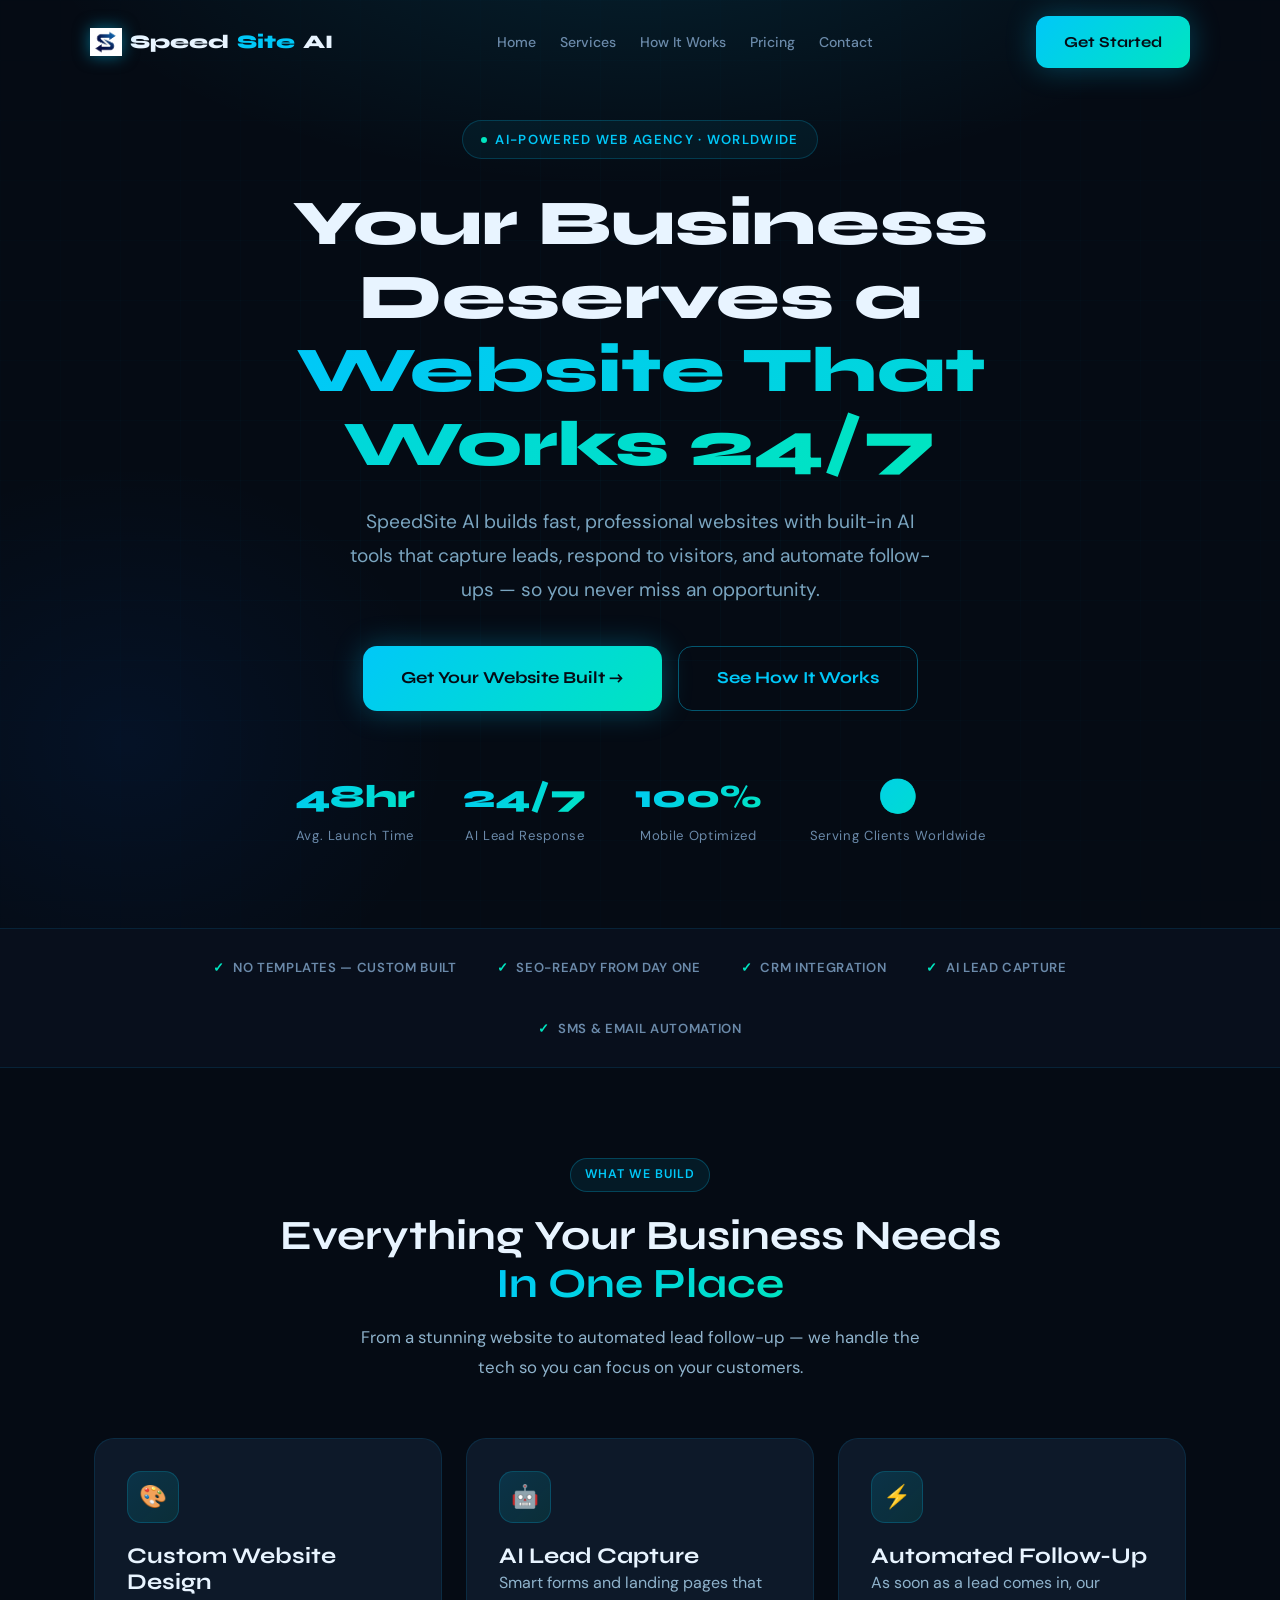
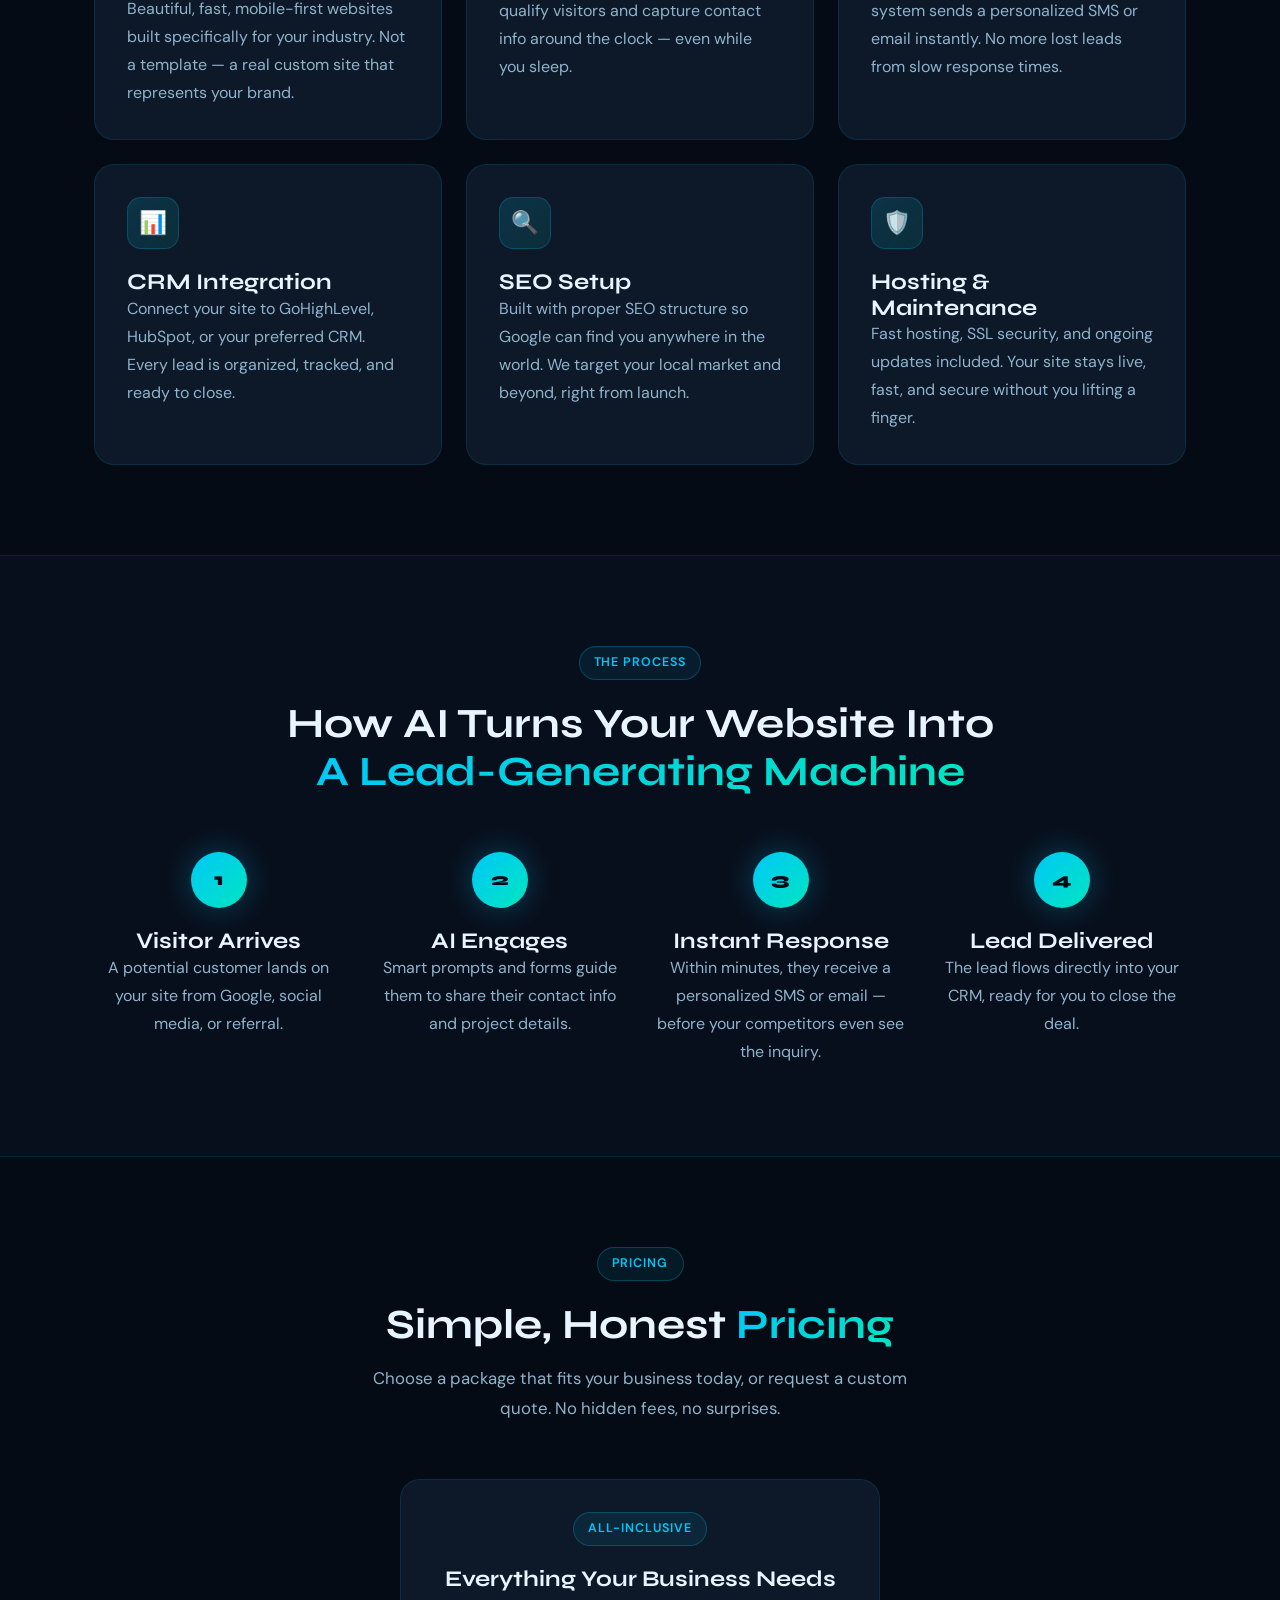
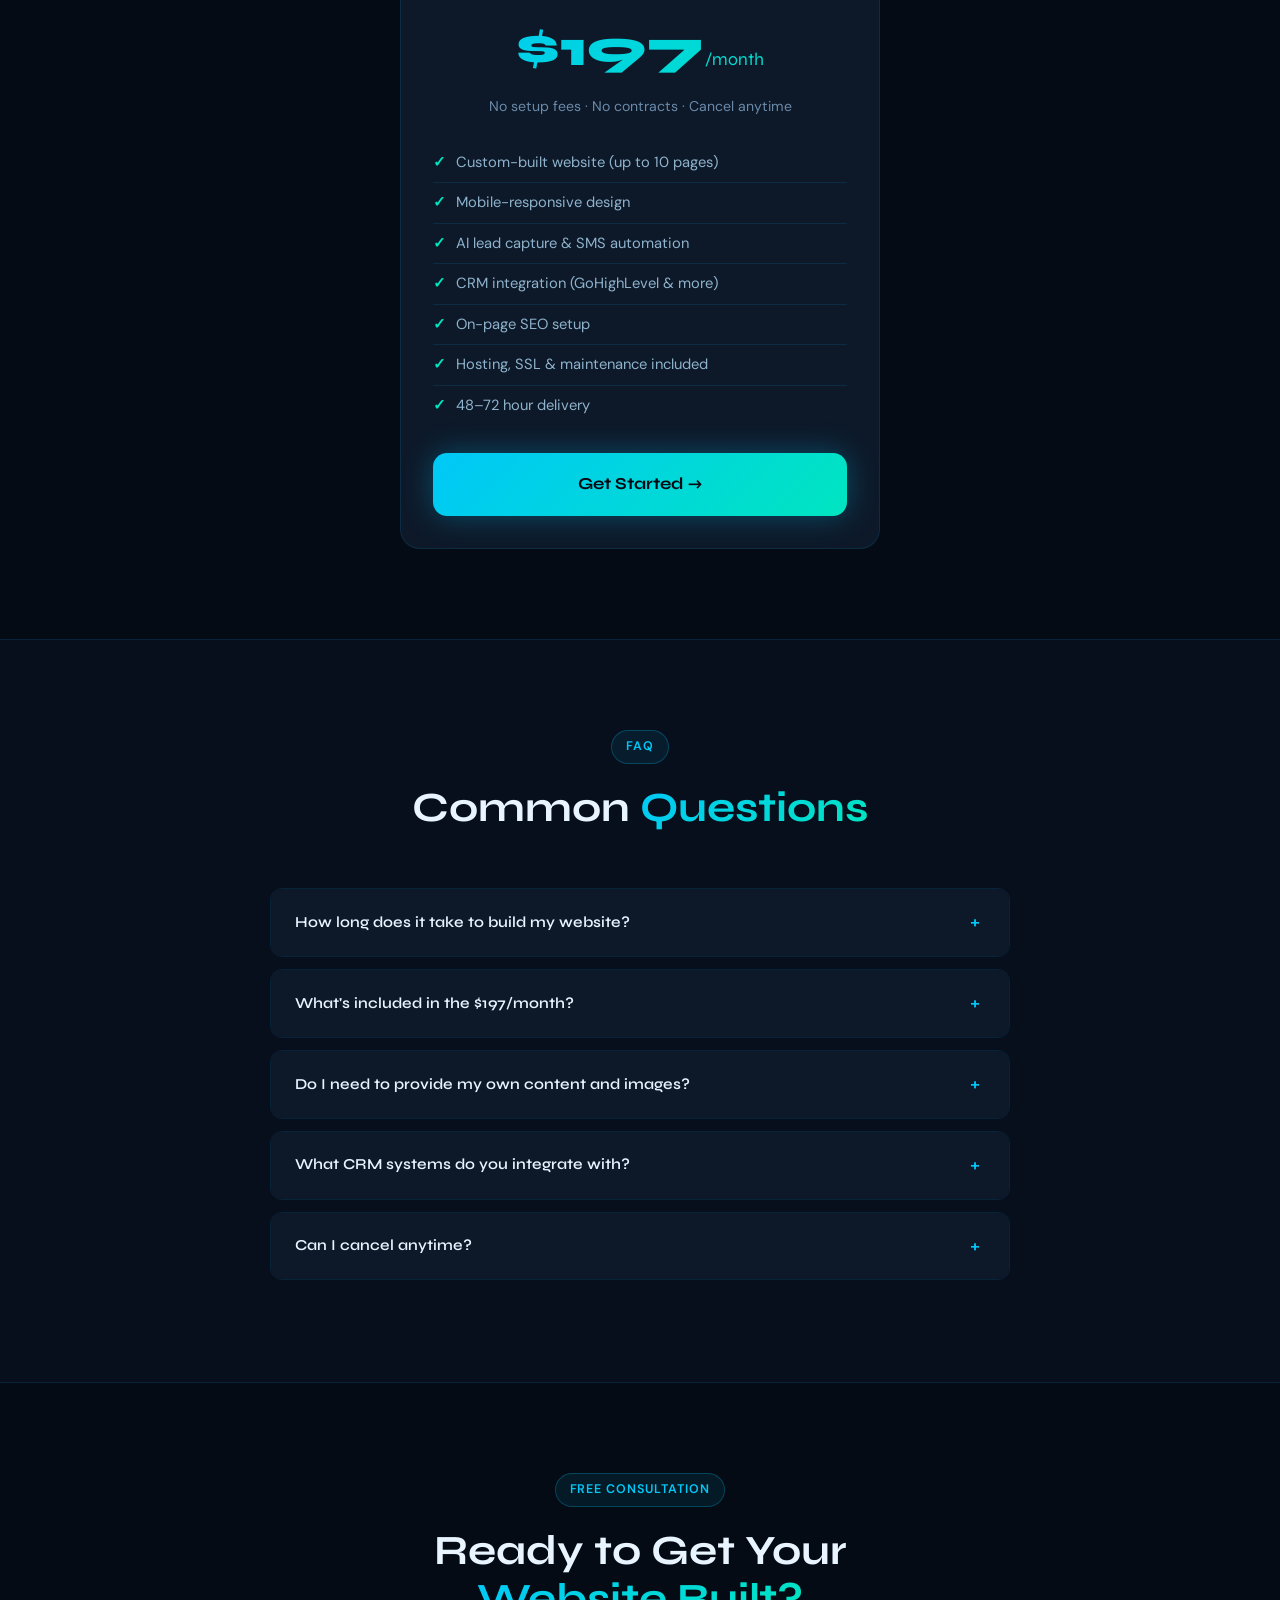
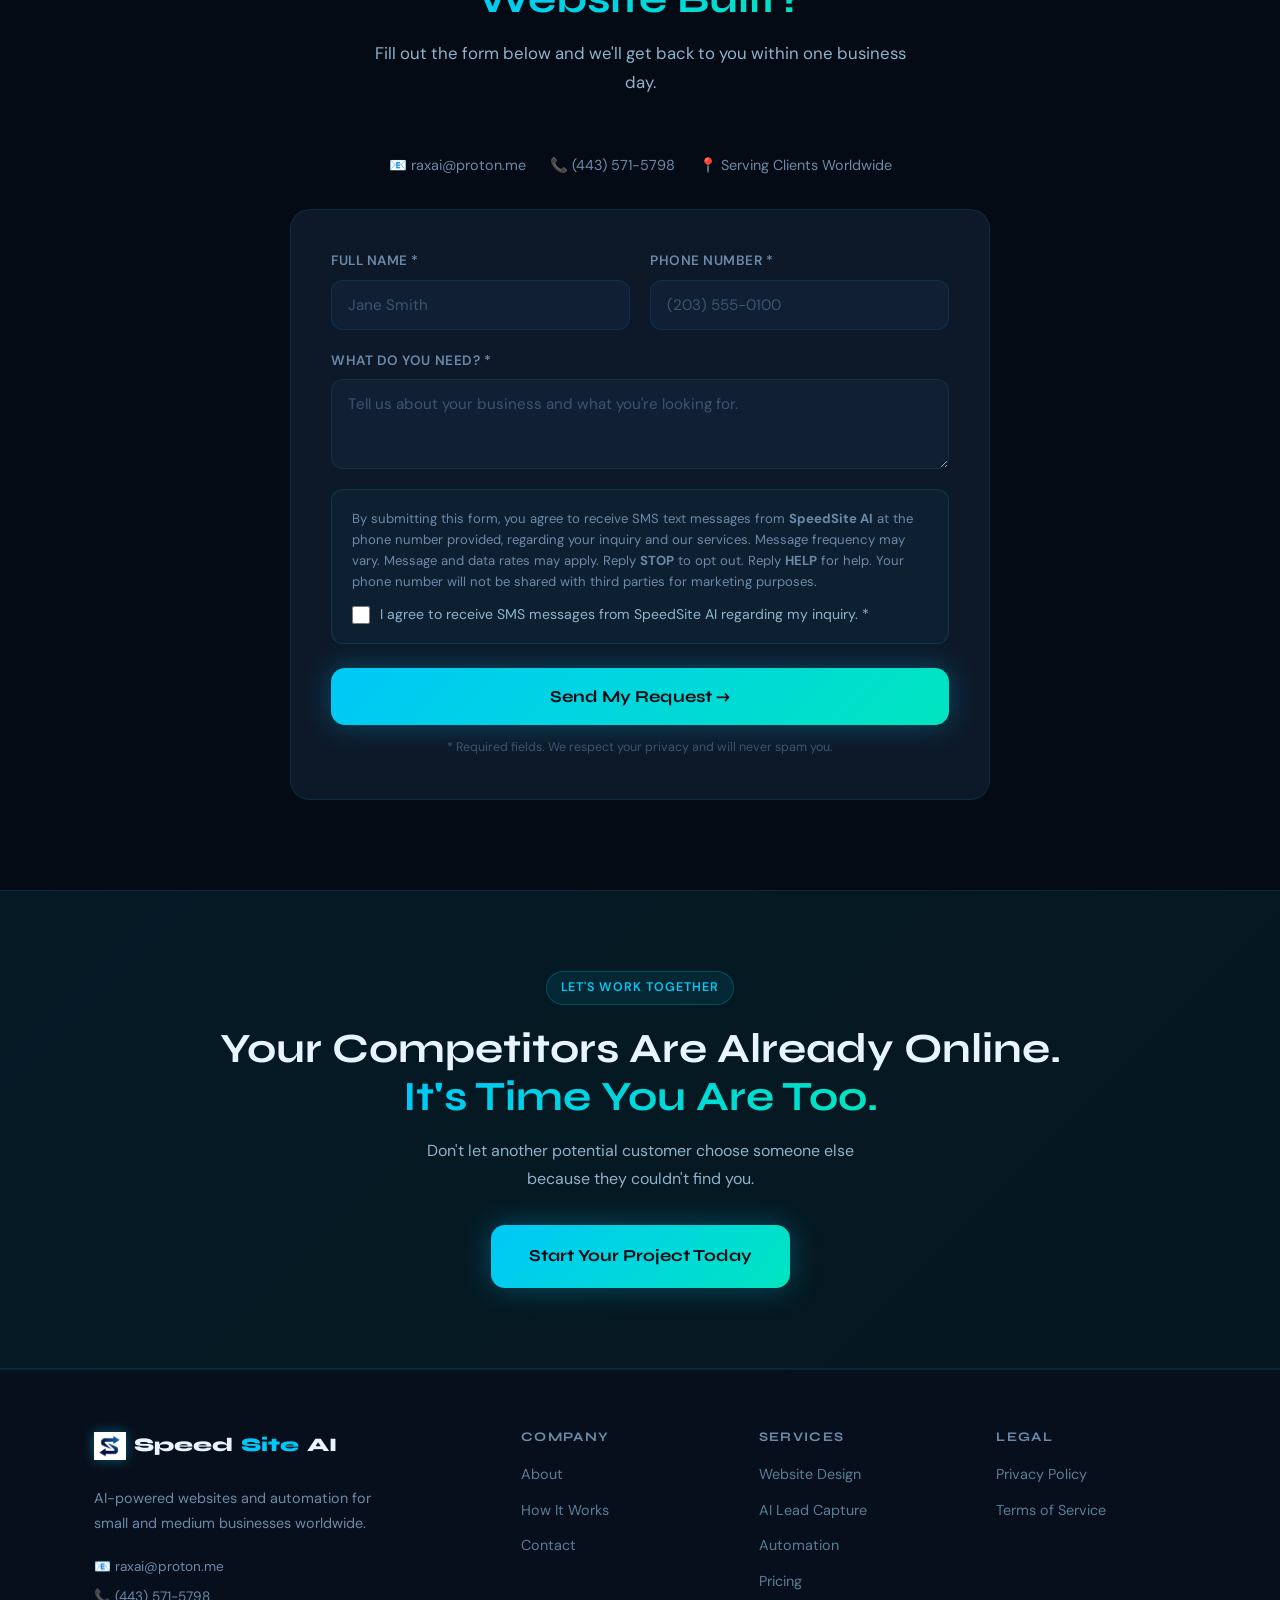
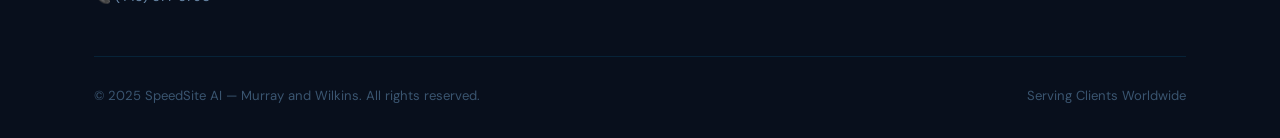
<file: speedsite_html.html>
<!DOCTYPE html>
<html lang="en">
<head>
  <meta charset="UTF-8" />
  <meta name="viewport" content="width=device-width, initial-scale=1.0" />
  <title>SpeedSite AI — AI-Powered Websites for Businesses Worldwide</title>
  <meta name="description" content="SpeedSite AI builds high-quality, AI-powered websites for small and medium businesses worldwide. Automated lead capture, fast delivery, and real results." />
  <link rel="preconnect" href="https://fonts.googleapis.com" />
  <link rel="preconnect" href="https://fonts.gstatic.com" crossorigin />
  <link href="https://fonts.googleapis.com/css2?family=Syne:wght@400;600;700;800&family=DM+Sans:opsz,wght@9..40,300;9..40,400;9..40,500&display=swap" rel="stylesheet" />
  <style>
    :root {
      --bg:#050b14;--bg2:#080f1c;--surface:#0d1929;--surface2:#101f33;
      --border:rgba(0,180,255,.12);--cyan:#00c8f8;--teal:#00e5c0;
      --text:#e8f4ff;--text-muted:#6b8aaa;--text-dim:#3a5570;
      --glow:rgba(0,200,248,.15);--radius:12px;--radius-lg:20px;
      --font-display:'Syne',sans-serif;--font-body:'DM Sans',sans-serif;
    }
    *,*::before,*::after{box-sizing:border-box;margin:0;padding:0}
    html{scroll-behavior:smooth}
    body{font-family:var(--font-body);background:var(--bg);color:var(--text);line-height:1.6;overflow-x:hidden}
    h1,h2,h3,h4{font-family:var(--font-display);line-height:1.15;font-weight:700}
    h1{font-size:clamp(2.2rem,6vw,4rem);font-weight:800}
    h2{font-size:clamp(1.6rem,4vw,2.6rem)}
    h3{font-size:clamp(1.1rem,2.5vw,1.4rem)}
    p{color:#8fb3cc;line-height:1.75}
    a{color:var(--cyan);text-decoration:none;transition:color .2s}
    a:hover{color:var(--teal)}
    .container{max-width:1140px;margin:0 auto;padding:0 24px}
    .section{padding:90px 0}
    .gradient-text{background:linear-gradient(135deg,var(--cyan) 0%,var(--teal) 100%);-webkit-background-clip:text;-webkit-text-fill-color:transparent;background-clip:text}
    .badge{display:inline-flex;align-items:center;gap:6px;background:rgba(0,200,248,.08);border:1px solid rgba(0,200,248,.25);color:var(--cyan);font-size:.78rem;font-weight:600;letter-spacing:.08em;text-transform:uppercase;padding:6px 14px;border-radius:100px;margin-bottom:20px}
    .btn{display:inline-flex;align-items:center;gap:8px;font-family:var(--font-display);font-weight:700;font-size:.95rem;padding:14px 28px;border-radius:var(--radius);border:none;cursor:pointer;transition:all .25s cubic-bezier(.4,0,.2,1);text-decoration:none}
    .btn-primary{background:linear-gradient(135deg,var(--cyan),var(--teal));color:#050b14;box-shadow:0 0 30px rgba(0,200,248,.3)}
    .btn-primary:hover{transform:translateY(-2px);box-shadow:0 0 50px rgba(0,200,248,.5);color:#050b14}
    .btn-outline{background:transparent;color:var(--cyan);border:1.5px solid rgba(0,200,248,.4)}
    .btn-outline:hover{background:rgba(0,200,248,.08);transform:translateY(-2px);color:var(--cyan)}
    .btn-lg{padding:18px 38px;font-size:1.05rem;border-radius:14px}
    .card{background:var(--surface);border:1px solid var(--border);border-radius:var(--radius-lg);padding:32px;transition:all .3s ease;position:relative;overflow:hidden}
    .card:hover{border-color:rgba(0,200,248,.3);transform:translateY(-4px);box-shadow:0 20px 60px rgba(0,0,0,.4),0 0 40px rgba(0,200,248,.08)}

    /* NAV */
    nav{position:fixed;top:0;left:0;right:0;z-index:1000;padding:16px 0;transition:transform .35s cubic-bezier(.4,0,.2,1),background .3s,padding .3s,box-shadow .3s}
    nav.scrolled{background:rgba(5,11,20,.94);backdrop-filter:blur(20px);-webkit-backdrop-filter:blur(20px);border-bottom:1px solid var(--border);padding:10px 0;box-shadow:0 4px 24px rgba(0,0,0,.3)}
    nav.nav-hidden{transform:translateY(-110%)}
    .nav-inner{display:flex;align-items:center;justify-content:space-between;max-width:1140px;margin:0 auto;padding:0 20px}
    .nav-logo{font-family:var(--font-display);font-weight:800;font-size:1.2rem;color:var(--text);text-decoration:none;display:flex;align-items:center;gap:8px}
    .nav-logo span{color:var(--cyan)}
    .nav-logo img{width:32px;height:32px;object-fit:contain;filter:drop-shadow(0 0 8px rgba(0,200,248,.5))}
    .nav-links{display:flex;align-items:center;gap:24px;list-style:none}
    .nav-links a{color:var(--text-muted);font-size:.88rem;font-weight:500;transition:color .2s}
    .nav-links a:hover{color:var(--text)}
    .hamburger{display:none;flex-direction:column;gap:5px;cursor:pointer;padding:6px;background:none;border:none;z-index:1001}
    .hamburger span{display:block;width:22px;height:2px;background:var(--text);border-radius:2px;transition:all .3s ease}
    .hamburger.active span:nth-child(1){transform:translateY(7px) rotate(45deg)}
    .hamburger.active span:nth-child(2){opacity:0;transform:scaleX(0)}
    .hamburger.active span:nth-child(3){transform:translateY(-7px) rotate(-45deg)}
    .mobile-menu{display:none;position:fixed;inset:0;background:rgba(5,11,20,.98);z-index:999;flex-direction:column;align-items:center;justify-content:center;gap:28px}
    .mobile-menu.open{display:flex}
    .mobile-menu a{font-family:var(--font-display);font-size:1.4rem;font-weight:700;color:var(--text);transition:color .2s}
    .mobile-menu a:hover{color:var(--cyan)}
    .mobile-menu-close{position:absolute;top:20px;right:20px;background:none;border:none;color:var(--text);font-size:1.5rem;cursor:pointer;padding:8px}

    /* HERO */
    .hero{min-height:100vh;display:flex;align-items:center;padding:120px 0 80px;position:relative;overflow:hidden}
    .hero-bg{position:absolute;inset:0;background:radial-gradient(ellipse 80% 50% at 50% -10%,rgba(0,200,248,.12) 0%,transparent 60%),radial-gradient(ellipse 50% 60% at 10% 80%,rgba(0,102,255,.08) 0%,transparent 50%)}
    .hero-grid{position:absolute;inset:0;background-image:linear-gradient(rgba(0,200,248,.03) 1px,transparent 1px),linear-gradient(90deg,rgba(0,200,248,.03) 1px,transparent 1px);background-size:60px 60px;mask-image:radial-gradient(ellipse 80% 80% at 50% 50%,black 0%,transparent 100%)}
    .hero-content{position:relative;z-index:2;text-align:center;max-width:820px;margin:0 auto}
    .hero-eyebrow{display:inline-flex;align-items:center;gap:8px;background:rgba(0,200,248,.06);border:1px solid rgba(0,200,248,.2);color:var(--cyan);font-size:.82rem;font-weight:600;letter-spacing:.1em;text-transform:uppercase;padding:8px 18px;border-radius:100px;margin-bottom:28px;animation:fadeInDown .6s ease both}
    .dot{width:6px;height:6px;background:var(--teal);border-radius:50%;animation:pulse 2s infinite}
    @keyframes pulse{0%,100%{opacity:1;transform:scale(1)}50%{opacity:.5;transform:scale(.8)}}
    .hero h1{animation:fadeInUp .7s .1s ease both;margin-bottom:24px}
    .hero p.lead{font-size:clamp(1rem,2vw,1.2rem);color:#7aa5c0;max-width:580px;margin:0 auto 40px;animation:fadeInUp .7s .2s ease both}
    .hero-actions{display:flex;gap:16px;justify-content:center;flex-wrap:wrap;animation:fadeInUp .7s .3s ease both;margin-bottom:60px}
    .hero-stats{display:flex;justify-content:center;gap:48px;flex-wrap:wrap;animation:fadeInUp .7s .4s ease both}
    .hero-stat{text-align:center}
    .hero-stat .num{font-family:var(--font-display);font-size:2rem;font-weight:800;background:linear-gradient(135deg,var(--cyan),var(--teal));-webkit-background-clip:text;-webkit-text-fill-color:transparent;background-clip:text;display:block}
    .hero-stat .label{font-size:.82rem;color:var(--text-muted);letter-spacing:.05em}
    @keyframes fadeInUp{from{opacity:0;transform:translateY(24px)}to{opacity:1;transform:translateY(0)}}
    @keyframes fadeInDown{from{opacity:0;transform:translateY(-16px)}to{opacity:1;transform:translateY(0)}}

    /* TRUST BAR */
    .trust-bar{padding:28px 0;border-top:1px solid var(--border);border-bottom:1px solid var(--border);background:var(--bg2)}
    .trust-bar-inner{display:flex;justify-content:center;align-items:center;gap:40px;flex-wrap:wrap}
    .trust-item{display:flex;align-items:center;gap:8px;font-size:.82rem;font-weight:600;color:var(--text-muted);letter-spacing:.05em;text-transform:uppercase}
    .trust-item .icon{color:var(--teal)}

    /* SECTIONS */
    .section-header{text-align:center;margin-bottom:56px}
    .section-header p{max-width:560px;margin:16px auto 0;font-size:1.05rem}
    .services-grid{display:grid;grid-template-columns:repeat(auto-fit,minmax(300px,1fr));gap:24px}
    .service-icon{width:52px;height:52px;background:linear-gradient(135deg,rgba(0,200,248,.15),rgba(0,229,192,.1));border:1px solid rgba(0,200,248,.2);border-radius:14px;display:flex;align-items:center;justify-content:center;font-size:1.4rem;margin-bottom:20px}
    .steps{display:grid;grid-template-columns:repeat(auto-fit,minmax(220px,1fr));gap:32px}
    .step{text-align:center}
    .step-num{width:56px;height:56px;background:linear-gradient(135deg,var(--cyan),var(--teal));border-radius:50%;display:flex;align-items:center;justify-content:center;font-family:var(--font-display);font-weight:800;font-size:1.1rem;color:#050b14;margin:0 auto 20px;box-shadow:0 0 30px rgba(0,200,248,.3)}

    /* FAQ */
    .faq-list{max-width:740px;margin:0 auto}
    .faq-item{border:1px solid var(--border);border-radius:var(--radius);margin-bottom:12px;overflow:hidden;transition:border-color .3s}
    .faq-item.open{border-color:rgba(0,200,248,.3)}
    .faq-q{width:100%;background:var(--surface);border:none;padding:20px 24px;text-align:left;cursor:pointer;display:flex;justify-content:space-between;align-items:center;gap:16px;font-family:var(--font-display);font-weight:600;font-size:.95rem;color:var(--text);transition:background .2s;line-height:1.4}
    .faq-q:hover{background:var(--surface2)}
    .faq-icon{color:var(--cyan);font-size:1.2rem;transition:transform .35s cubic-bezier(.4,0,.2,1);flex-shrink:0;min-width:20px;text-align:center}
    .faq-item.open .faq-icon{transform:rotate(45deg)}
    .faq-a{max-height:0;overflow:hidden;transition:max-height .4s ease,padding-bottom .3s;background:var(--surface);padding:0 24px;padding-bottom:0;color:#8fb3cc;font-size:.92rem;line-height:1.7}

    /* FORM */
    .form-grid{display:grid;grid-template-columns:1fr 1fr;gap:20px}
    .form-full{grid-column:1/-1}
    .form-group{display:flex;flex-direction:column;gap:8px}
    .form-group label{font-size:.85rem;font-weight:600;color:var(--text-muted);letter-spacing:.04em;text-transform:uppercase}
    .form-group input,.form-group textarea,.form-group select{background:var(--surface2);border:1.5px solid var(--border);border-radius:var(--radius);padding:14px 16px;color:var(--text);font-family:var(--font-body);font-size:.95rem;transition:border-color .2s,box-shadow .2s;outline:none;-webkit-appearance:none}
    .form-group input::placeholder,.form-group textarea::placeholder{color:var(--text-dim)}
    .form-group input:focus,.form-group textarea:focus{border-color:var(--cyan);box-shadow:0 0 0 3px rgba(0,200,248,.1)}
    .form-group textarea{resize:vertical;min-height:120px}
    .sms-consent{background:rgba(0,200,248,.04);border:1px solid rgba(0,200,248,.15);border-radius:var(--radius);padding:18px 20px;grid-column:1/-1}
    .sms-consent-text{font-size:.82rem;color:var(--text-muted);line-height:1.6;margin-bottom:12px}
    .checkbox-row{display:flex;align-items:flex-start;gap:10px;cursor:pointer}
    .checkbox-row input[type="checkbox"]{width:18px;height:18px;border:1.5px solid rgba(0,200,248,.4);border-radius:4px;background:var(--surface2);cursor:pointer;flex-shrink:0;margin-top:2px;accent-color:var(--cyan)}
    .checkbox-row span{font-size:.88rem;color:#8fb3cc;line-height:1.5}
    .form-success{display:none;text-align:center;padding:48px 32px}
    .form-success.show{display:block}

    /* FOOTER */
    footer{border-top:1px solid var(--border);padding:60px 0 32px;background:var(--bg2)}
    .footer-grid{display:grid;grid-template-columns:2fr 1fr 1fr 1fr;gap:48px;margin-bottom:48px}
    .footer-brand p{font-size:.9rem;color:var(--text-muted);margin:12px 0 20px;max-width:280px}
    .footer-col h4{font-size:.82rem;font-weight:700;letter-spacing:.1em;text-transform:uppercase;color:var(--text-muted);margin-bottom:16px}
    .footer-col ul{list-style:none}
    .footer-col li{margin-bottom:10px}
    .footer-col a{color:#5a7d96;font-size:.9rem;transition:color .2s}
    .footer-col a:hover{color:var(--cyan)}
    .footer-bottom{border-top:1px solid var(--border);padding-top:28px;display:flex;justify-content:space-between;align-items:center;flex-wrap:wrap;gap:12px;font-size:.82rem;color:var(--text-dim)}

    /* CTA BAND */
    .cta-band{background:linear-gradient(135deg,rgba(0,200,248,.08) 0%,rgba(0,229,192,.06) 100%);border-top:1px solid var(--border);border-bottom:1px solid var(--border);padding:80px 0;text-align:center}
    .cta-band p{max-width:480px;margin:16px auto 32px}

    /* FADE IN */
    .fade-in{opacity:1;transform:translateY(0);transition:opacity .7s ease,transform .7s ease}
    .js-loaded .fade-in{opacity:0;transform:translateY(30px)}
    .js-loaded .fade-in.visible{opacity:1;transform:translateY(0)}

    /* PRICING GRID */
    .pricing-grid{display:grid;grid-template-columns:repeat(2,1fr);gap:24px;max-width:800px;margin:0 auto}
    @media(max-width:640px){.pricing-grid{grid-template-columns:1fr}}

    /* RESPONSIVE */
    @media(max-width:900px){.footer-grid{grid-template-columns:1fr 1fr}}
    @media(max-width:768px){
      .nav-links,.nav-inner > .btn-primary{display:none}
      .hamburger{display:flex}
      .hero{padding:100px 0 60px;min-height:auto}
      .hero p.lead{font-size:1rem}
      .hero-actions{flex-direction:column;align-items:center;gap:12px}
      .hero-actions .btn{width:100%;max-width:320px;justify-content:center}
      .hero-stat .num{font-size:1.6rem}
      .trust-item{font-size:.75rem}
      .services-grid{grid-template-columns:1fr}
      .steps{grid-template-columns:1fr 1fr;gap:20px}
      .section{padding:56px 0}
      .section-header{margin-bottom:36px}
      .card{padding:24px}
      .form-grid{grid-template-columns:1fr}
      .form-full{grid-column:1}
      .footer-grid{grid-template-columns:1fr;gap:28px}
      .footer-bottom{flex-direction:column;text-align:center;gap:6px}
      .btn-lg{padding:16px 24px;font-size:1rem}
    }
    @media(max-width:480px){
      .container{padding:0 16px}
      .steps{grid-template-columns:1fr}
      .hero-stats{display:grid;grid-template-columns:1fr 1fr;gap:16px}
      .trust-bar-inner{flex-direction:column;gap:12px;align-items:flex-start}
      .faq-q{font-size:.88rem;padding:16px 18px}
      .card{padding:20px}
    }
  </style>
</head>
<body>

<!-- NAV -->
<nav id="mainNav">
  <div class="nav-inner">
    <a href="#" class="nav-logo">
      <img src="[data-uri]" alt="SpeedSite AI Logo" />
      Speed<span>Site</span> AI
    </a>
    <ul class="nav-links">
      <li><a href="#">Home</a></li>
      <li><a href="#services">Services</a></li>
      <li><a href="#how-it-works">How It Works</a></li>
      <li><a href="#pricing">Pricing</a></li>
      <li><a href="#contact">Contact</a></li>
    </ul>
    <a href="#contact" class="btn btn-primary">Get Started</a>
    <button class="hamburger" id="hamburger" aria-label="Open menu">
      <span></span><span></span><span></span>
    </button>
  </div>
</nav>

<div class="mobile-menu" id="mobileMenu">
  <button class="mobile-menu-close" id="mobileClose">✕</button>
  <a href="#">Home</a>
  <a href="#services">Services</a>
  <a href="#how-it-works">How It Works</a>
  <a href="#pricing">Pricing</a>
  <a href="#contact">Contact</a>
  <a href="#contact" class="btn btn-primary">Get Started</a>
</div>

<!-- HERO -->
<section class="hero">
  <div class="hero-bg"></div>
  <div class="hero-grid"></div>
  <div class="container">
    <div class="hero-content">
      <div class="hero-eyebrow"><div class="dot"></div>AI-Powered Web Agency · Worldwide</div>
      <h1>Your Business Deserves a<br><span class="gradient-text">Website That Works 24/7</span></h1>
      <p class="lead">SpeedSite AI builds fast, professional websites with built-in AI tools that capture leads, respond to visitors, and automate follow-ups — so you never miss an opportunity.</p>
      <div class="hero-actions">
        <a href="#contact" class="btn btn-primary btn-lg">Get Your Website Built →</a>
        <a href="#how-it-works" class="btn btn-outline btn-lg">See How It Works</a>
      </div>
      <div class="hero-stats">
        <div class="hero-stat"><span class="num">48hr</span><span class="label">Avg. Launch Time</span></div>
        <div class="hero-stat"><span class="num">24/7</span><span class="label">AI Lead Response</span></div>
        <div class="hero-stat"><span class="num">100%</span><span class="label">Mobile Optimized</span></div>
        <div class="hero-stat"><span class="num">🌍</span><span class="label">Serving Clients Worldwide</span></div>
      </div>
    </div>
  </div>
</section>

<!-- TRUST BAR -->
<div class="trust-bar">
  <div class="container">
    <div class="trust-bar-inner">
      <div class="trust-item"><span class="icon">✓</span> No Templates — Custom Built</div>
      <div class="trust-item"><span class="icon">✓</span> SEO-Ready from Day One</div>
      <div class="trust-item"><span class="icon">✓</span> CRM Integration</div>
      <div class="trust-item"><span class="icon">✓</span> AI Lead Capture</div>
      <div class="trust-item"><span class="icon">✓</span> SMS &amp; Email Automation</div>
    </div>
  </div>
</div>

<!-- SERVICES -->
<section class="section" id="services">
  <div class="container">
    <div class="section-header fade-in">
      <div class="badge">What We Build</div>
      <h2>Everything Your Business Needs<br><span class="gradient-text">In One Place</span></h2>
      <p>From a stunning website to automated lead follow-up — we handle the tech so you can focus on your customers.</p>
    </div>
    <div class="services-grid">
      <div class="card fade-in"><div class="service-icon">🎨</div><h3>Custom Website Design</h3><p>Beautiful, fast, mobile-first websites built specifically for your industry. Not a template — a real custom site that represents your brand.</p></div>
      <div class="card fade-in"><div class="service-icon">🤖</div><h3>AI Lead Capture</h3><p>Smart forms and landing pages that qualify visitors and capture contact info around the clock — even while you sleep.</p></div>
      <div class="card fade-in"><div class="service-icon">⚡</div><h3>Automated Follow-Up</h3><p>As soon as a lead comes in, our system sends a personalized SMS or email instantly. No more lost leads from slow response times.</p></div>
      <div class="card fade-in"><div class="service-icon">📊</div><h3>CRM Integration</h3><p>Connect your site to GoHighLevel, HubSpot, or your preferred CRM. Every lead is organized, tracked, and ready to close.</p></div>
      <div class="card fade-in"><div class="service-icon">🔍</div><h3>SEO Setup</h3><p>Built with proper SEO structure so Google can find you anywhere in the world. We target your local market and beyond, right from launch.</p></div>
      <div class="card fade-in"><div class="service-icon">🛡️</div><h3>Hosting &amp; Maintenance</h3><p>Fast hosting, SSL security, and ongoing updates included. Your site stays live, fast, and secure without you lifting a finger.</p></div>
    </div>
  </div>
</section>

<!-- HOW IT WORKS -->
<section class="section" id="how-it-works" style="background:var(--bg2);border-top:1px solid var(--border);border-bottom:1px solid var(--border);">
  <div class="container">
    <div class="section-header fade-in">
      <div class="badge">The Process</div>
      <h2>How AI Turns Your Website Into<br><span class="gradient-text">A Lead-Generating Machine</span></h2>
    </div>
    <div class="steps fade-in">
      <div class="step"><div class="step-num">1</div><h3>Visitor Arrives</h3><p>A potential customer lands on your site from Google, social media, or referral.</p></div>
      <div class="step"><div class="step-num">2</div><h3>AI Engages</h3><p>Smart prompts and forms guide them to share their contact info and project details.</p></div>
      <div class="step"><div class="step-num">3</div><h3>Instant Response</h3><p>Within minutes, they receive a personalized SMS or email — before your competitors even see the inquiry.</p></div>
      <div class="step"><div class="step-num">4</div><h3>Lead Delivered</h3><p>The lead flows directly into your CRM, ready for you to close the deal.</p></div>
    </div>
  </div>
</section>

<!-- PRICING -->
<section class="section" id="pricing">
  <div class="container">
    <div class="section-header fade-in">
      <div class="badge">Pricing</div>
      <h2>Simple, Honest <span class="gradient-text">Pricing</span></h2>
      <p>Choose a package that fits your business today, or request a custom quote. No hidden fees, no surprises.</p>
    </div>
    <div style="max-width:480px;margin:0 auto;" class="fade-in">
      <div class="card" style="text-align:center;">
        <div class="badge">All-Inclusive</div>
        <h3>Everything Your Business Needs</h3>
        <div style="font-family:var(--font-display);font-size:3.2rem;font-weight:800;margin:16px 0 4px;" class="gradient-text">$197<span style="font-size:1.1rem;font-weight:400;color:var(--text-muted);">/month</span></div>
        <p style="font-size:.88rem;color:var(--text-muted);margin-bottom:24px;">No setup fees · No contracts · Cancel anytime</p>
        <ul style="list-style:none;margin-bottom:28px;display:flex;flex-direction:column;gap:0;text-align:left;">
          <li style="padding:8px 0;border-bottom:1px solid var(--border);font-size:.92rem;color:#8fb3cc;display:flex;align-items:center;gap:10px;"><span style="color:var(--teal);font-weight:700;">✓</span> Custom-built website (up to 10 pages)</li>
          <li style="padding:8px 0;border-bottom:1px solid var(--border);font-size:.92rem;color:#8fb3cc;display:flex;align-items:center;gap:10px;"><span style="color:var(--teal);font-weight:700;">✓</span> Mobile-responsive design</li>
          <li style="padding:8px 0;border-bottom:1px solid var(--border);font-size:.92rem;color:#8fb3cc;display:flex;align-items:center;gap:10px;"><span style="color:var(--teal);font-weight:700;">✓</span> AI lead capture &amp; SMS automation</li>
          <li style="padding:8px 0;border-bottom:1px solid var(--border);font-size:.92rem;color:#8fb3cc;display:flex;align-items:center;gap:10px;"><span style="color:var(--teal);font-weight:700;">✓</span> CRM integration (GoHighLevel &amp; more)</li>
          <li style="padding:8px 0;border-bottom:1px solid var(--border);font-size:.92rem;color:#8fb3cc;display:flex;align-items:center;gap:10px;"><span style="color:var(--teal);font-weight:700;">✓</span> On-page SEO setup</li>
          <li style="padding:8px 0;border-bottom:1px solid var(--border);font-size:.92rem;color:#8fb3cc;display:flex;align-items:center;gap:10px;"><span style="color:var(--teal);font-weight:700;">✓</span> Hosting, SSL &amp; maintenance included</li>
          <li style="padding:8px 0;font-size:.92rem;color:#8fb3cc;display:flex;align-items:center;gap:10px;"><span style="color:var(--teal);font-weight:700;">✓</span> 48–72 hour delivery</li>
        </ul>
        <a href="#contact" class="btn btn-primary btn-lg" style="width:100%;justify-content:center;">Get Started →</a>
      </div>
    </div>
  </div>
</section>

<!-- FAQ -->
<section class="section" style="background:var(--bg2);border-top:1px solid var(--border);border-bottom:1px solid var(--border);">
  <div class="container">
    <div class="section-header fade-in"><div class="badge">FAQ</div><h2>Common <span class="gradient-text">Questions</span></h2></div>
    <div class="faq-list fade-in">
      <div class="faq-item"><button class="faq-q">How long does it take to build my website? <span class="faq-icon">+</span></button><div class="faq-a">Most websites are completed and live within 48–72 hours after we receive your business details and content. If you need custom integrations or a larger site, it may take 5–7 business days. Either way, we keep you updated every step of the way.</div></div>
      <div class="faq-item"><button class="faq-q">What's included in the $197/month? <span class="faq-icon">+</span></button><div class="faq-a">Everything you need to run your online presence: a custom-built website (up to 10 pages), mobile-responsive design, AI-powered lead capture forms, SMS and email automation, CRM integration, SEO setup, hosting, SSL security, and ongoing maintenance. There are no setup fees and no long-term contracts.</div></div>
      <div class="faq-item"><button class="faq-q">Do I need to provide my own content and images? <span class="faq-icon">+</span></button><div class="faq-a">Not necessarily. We'll guide you through what we need, but if you don't have professional copy or photos ready, we can write compelling content for your industry and source high-quality images as part of your build.</div></div>
      <div class="faq-item"><button class="faq-q">What CRM systems do you integrate with? <span class="faq-icon">+</span></button><div class="faq-a">We primarily work with GoHighLevel (GHL), but we can also connect to HubSpot, Salesforce, Zoho, or any system that supports webhooks or API integrations. If you're not sure, just let us know what you use and we'll figure it out.</div></div>
      <div class="faq-item"><button class="faq-q">Can I cancel anytime? <span class="faq-icon">+</span></button><div class="faq-a">Absolutely. There are no long-term contracts or cancellation fees. If you ever decide to cancel, just let us know and we'll wrap things up at the end of your current billing cycle. We believe in earning your business every month.</div></div>
    </div>
  </div>
</section>

<!-- CONTACT / LEAD FORM -->
<section class="section" id="contact">
  <div class="container">
    <div style="max-width:700px;margin:0 auto;">
      <div class="section-header fade-in">
        <div class="badge">Free Consultation</div>
        <h2>Ready to Get Your<br><span class="gradient-text">Website Built?</span></h2>
        <p>Fill out the form below and we'll get back to you within one business day.</p>
      </div>
      <div style="display:flex;gap:24px;justify-content:center;flex-wrap:wrap;margin-bottom:32px;" class="fade-in">
        <a href="mailto:raxai@proton.me" style="display:flex;align-items:center;gap:8px;color:var(--text-muted);font-size:.9rem;">📧 raxai@proton.me</a>
        <a href="tel:+14435715798" style="display:flex;align-items:center;gap:8px;color:var(--text-muted);font-size:.9rem;">📞 (443) 571-5798</a>
        <span style="display:flex;align-items:center;gap:8px;color:var(--text-muted);font-size:.9rem;">📍 Serving Clients Worldwide</span>
      </div>
      <div class="card fade-in" style="padding:40px;">
        <div id="formWrapper">
          <div class="form-grid">
              <div class="form-group"><label for="name">Full Name *</label><input type="text" id="name" name="name" placeholder="Jane Smith" required /></div>
              <div class="form-group"><label for="phone">Phone Number *</label><input type="tel" id="phone" name="phone" placeholder="(203) 555-0100" required /></div>
              <div class="form-group form-full"><label for="message">What do you need? *</label><textarea id="message" name="message" placeholder="Tell us about your business and what you're looking for." required style="min-height:90px;"></textarea></div>
              <div class="sms-consent">
                <p class="sms-consent-text">By submitting this form, you agree to receive SMS text messages from <strong>SpeedSite AI</strong> at the phone number provided, regarding your inquiry and our services. Message frequency may vary. Message and data rates may apply. Reply <strong>STOP</strong> to opt out. Reply <strong>HELP</strong> for help. Your phone number will not be shared with third parties for marketing purposes.</p>
                <label class="checkbox-row"><input type="checkbox" id="smsConsent" name="smsConsent" required /><span>I agree to receive SMS messages from SpeedSite AI regarding my inquiry. *</span></label>
              </div>
            </div>
            <button type="button" id="submitBtn" class="btn btn-primary btn-lg" style="width:100%;justify-content:center;margin-top:24px;">Send My Request →</button>
            <p style="font-size:.78rem;color:var(--text-dim);text-align:center;margin-top:12px;">* Required fields. We respect your privacy and will never spam you.</p>
        </div>
        <div class="form-success" id="formSuccess">
          <div style="font-size:3rem;margin-bottom:16px;">✅</div>
          <h3 style="margin-bottom:8px;">Request Received!</h3>
          <p>Thanks for reaching out to SpeedSite AI. We'll be in touch within one business day. Check your phone for a confirmation message.</p>
        </div>
      </div>
    </div>
  </div>
</section>

<!-- CTA BAND -->
<div class="cta-band">
  <div class="container">
    <div class="badge">Let's Work Together</div>
    <h2>Your Competitors Are Already Online.<br><span class="gradient-text">It's Time You Are Too.</span></h2>
    <p>Don't let another potential customer choose someone else because they couldn't find you.</p>
    <a href="#contact" class="btn btn-primary btn-lg">Start Your Project Today</a>
  </div>
</div>

<!-- FOOTER -->
<footer>
  <div class="container">
    <div class="footer-grid">
      <div class="footer-brand">
        <a href="#" class="nav-logo" style="display:inline-flex;margin-bottom:12px;">
          <img src="[data-uri]" alt="SpeedSite AI" style="width:32px;height:32px;object-fit:contain;filter:drop-shadow(0 0 6px rgba(0,200,248,.4));" />
          Speed<span>Site</span> AI
        </a>
        <p>AI-powered websites and automation for small and medium businesses worldwide.</p>
        <div style="display:flex;flex-direction:column;gap:8px;">
          <a href="mailto:raxai@proton.me" style="color:var(--text-muted);font-size:.85rem;">📧 raxai@proton.me</a>
          <a href="tel:+14435715798" style="color:var(--text-muted);font-size:.85rem;">📞 (443) 571-5798</a>
        </div>
      </div>
      <div class="footer-col"><h4>Company</h4><ul><li><a href="#">About</a></li><li><a href="#how-it-works">How It Works</a></li><li><a href="#contact">Contact</a></li></ul></div>
      <div class="footer-col"><h4>Services</h4><ul><li><a href="#services">Website Design</a></li><li><a href="#services">AI Lead Capture</a></li><li><a href="#services">Automation</a></li><li><a href="#pricing">Pricing</a></li></ul></div>
      <div class="footer-col"><h4>Legal</h4><ul><li><a href="privacy-policy.html">Privacy Policy</a></li><li><a href="terms-of-service.html">Terms of Service</a></li></ul></div>
    </div>
    <div class="footer-bottom">
      <span>© 2025 SpeedSite AI — Murray and Wilkins. All rights reserved.</span>
      <span>Serving Clients Worldwide</span>
    </div>
  </div>
</footer>

<script>
  // ENABLE FADE ANIMATIONS
  document.body.classList.add('js-loaded');

  // NAV HIDE ON SCROLL
  const nav = document.querySelector('nav');
  let lastScroll = 0;
  window.addEventListener('scroll', () => {
    const current = window.scrollY;
    nav.classList.toggle('scrolled', current > 40);
    if (current > lastScroll && current > 80) {
      nav.classList.add('nav-hidden');
    } else {
      nav.classList.remove('nav-hidden');
    }
    lastScroll = current <= 0 ? 0 : current;
  }, { passive: true });

  // HAMBURGER
  const hamburger = document.getElementById('hamburger');
  const mobileMenu = document.getElementById('mobileMenu');
  const mobileClose = document.getElementById('mobileClose');
  hamburger?.addEventListener('click', () => {
    hamburger.classList.toggle('active');
    mobileMenu.classList.add('open');
    nav.classList.remove('nav-hidden');
  });
  mobileClose?.addEventListener('click', () => {
    hamburger.classList.remove('active');
    mobileMenu.classList.remove('open');
  });
  document.querySelectorAll('.mobile-menu a').forEach(a => a.addEventListener('click', () => {
    hamburger.classList.remove('active');
    mobileMenu.classList.remove('open');
  }));

  // FAQ ACCORDION
  document.querySelectorAll('.faq-item').forEach(item => {
    const btn = item.querySelector('.faq-q');
    const answer = item.querySelector('.faq-a');
    btn.addEventListener('click', () => {
      const isOpen = item.classList.contains('open');
      // Close all
      document.querySelectorAll('.faq-item').forEach(i => {
        i.classList.remove('open');
        const a = i.querySelector('.faq-a');
        if (a) { a.style.maxHeight = null; a.style.paddingBottom = '0'; }
      });
      // Open clicked if it was closed
      if (!isOpen) {
        item.classList.add('open');
        answer.style.maxHeight = answer.scrollHeight + 24 + 'px';
        answer.style.paddingBottom = '20px';
      }
    });
  });

  // FADE IN
  const io = new IntersectionObserver((entries) => {
    entries.forEach((e, i) => { if (e.isIntersecting) setTimeout(() => e.target.classList.add('visible'), i * 80); });
  }, { threshold: 0.12 });
  document.querySelectorAll('.fade-in').forEach(el => io.observe(el));

  // FORM SUBMIT — fires webhook
  document.getElementById('submitBtn').addEventListener('click', async function(e) {
    e.preventDefault();

    if (!document.getElementById('smsConsent').checked) {
      alert('Please check the SMS consent box to continue.');
      return;
    }

    const name    = document.getElementById('name').value.trim();
    const phone   = document.getElementById('phone').value.trim();
    const message = document.getElementById('message').value.trim();

    if (!name || !phone || !message) {
      alert('Please fill in all required fields.');
      return;
    }

    this.textContent = 'Sending...';
    this.disabled = true;

    const payload = {
      full_name:   name,
      phone:       phone,
      message:     message,
      sms_consent: 'Yes',
      source:      'SpeedSite AI Website',
      timestamp:   new Date().toISOString()
    };

    try {
      await fetch('https://services.leadconnectorhq.com/hooks/FSE04viUOCXjwCTLeYTx/webhook-trigger/6iw2VlQw4fcGDqBN6XF9', {
        method: 'POST',
        headers: { 'Content-Type': 'application/json' },
        body: JSON.stringify(payload)
      });
    } catch (err) {
      console.error('Webhook error:', err);
    }

    // Show success
    document.getElementById('formWrapper').style.display = 'none';
    document.getElementById('formSuccess').style.display = 'block';
    document.getElementById('formSuccess').classList.add('show');
  });
</script>
</body>
</html>
</file>
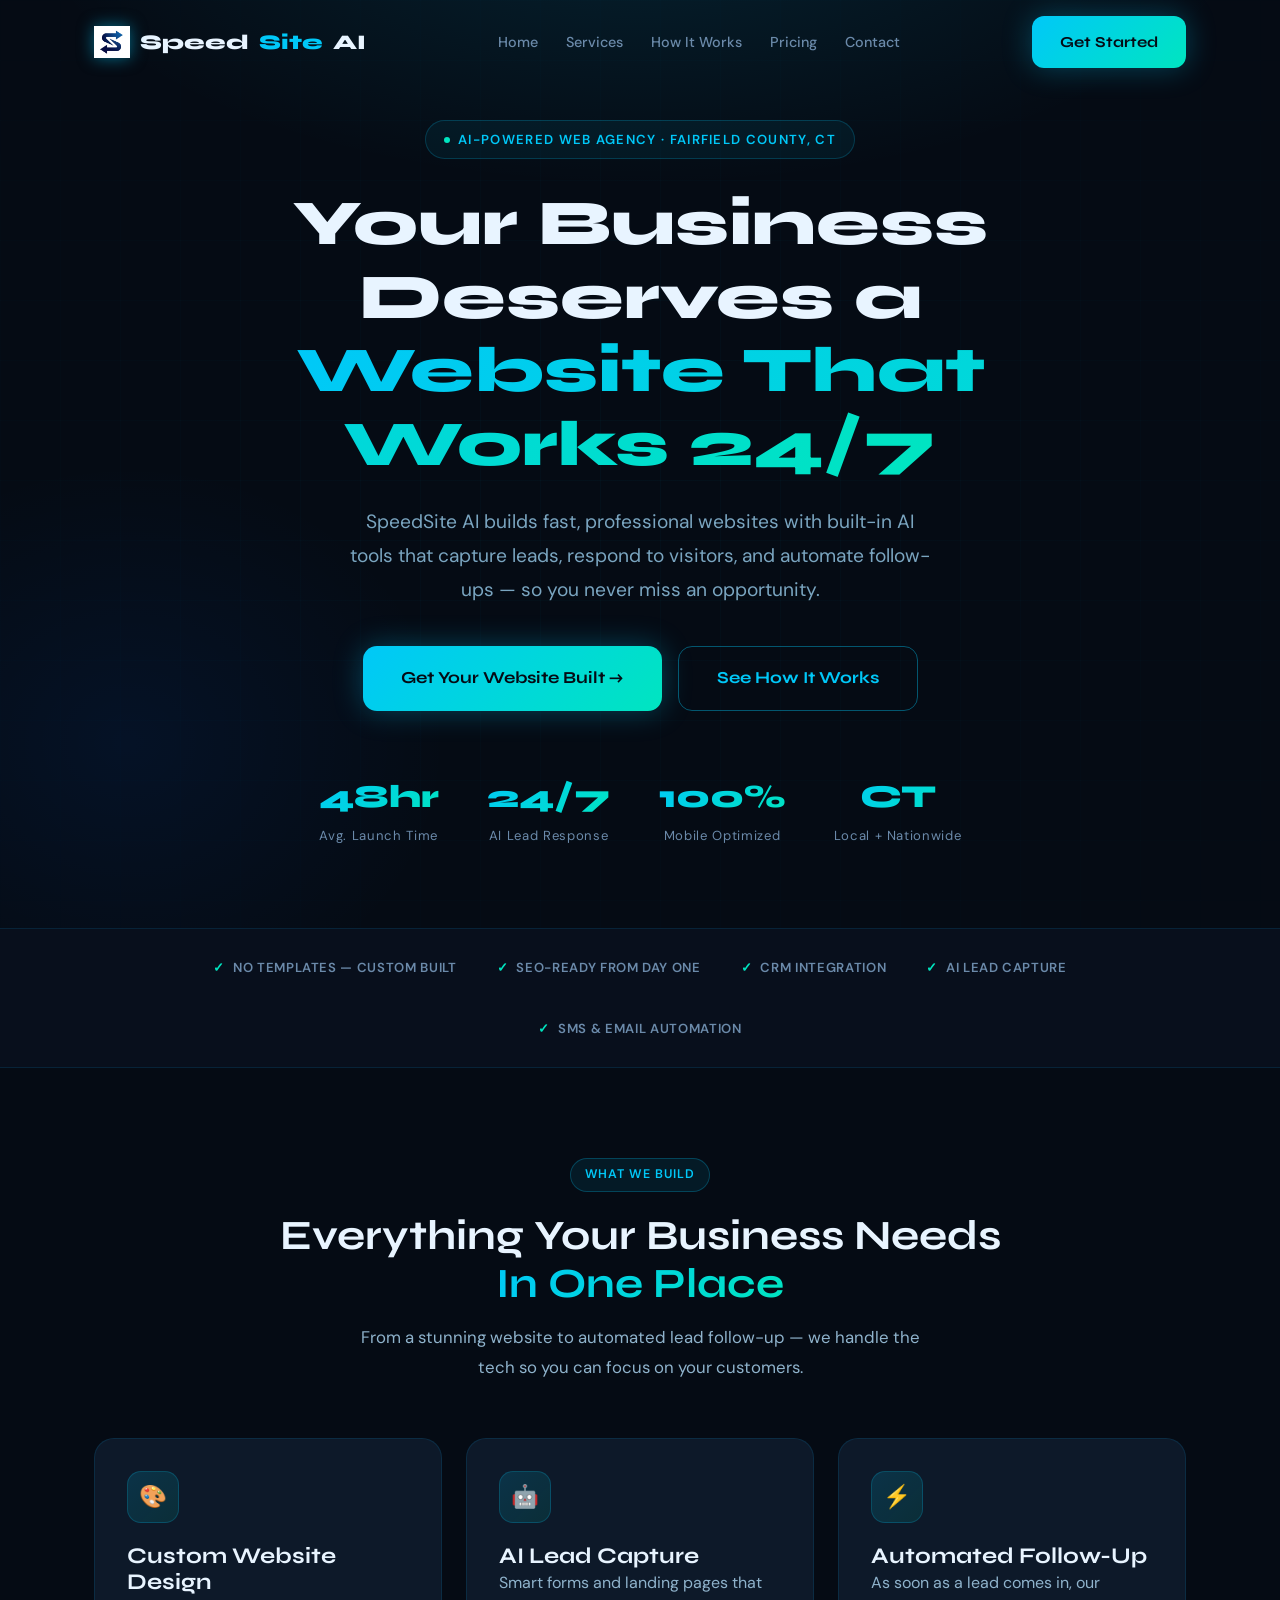
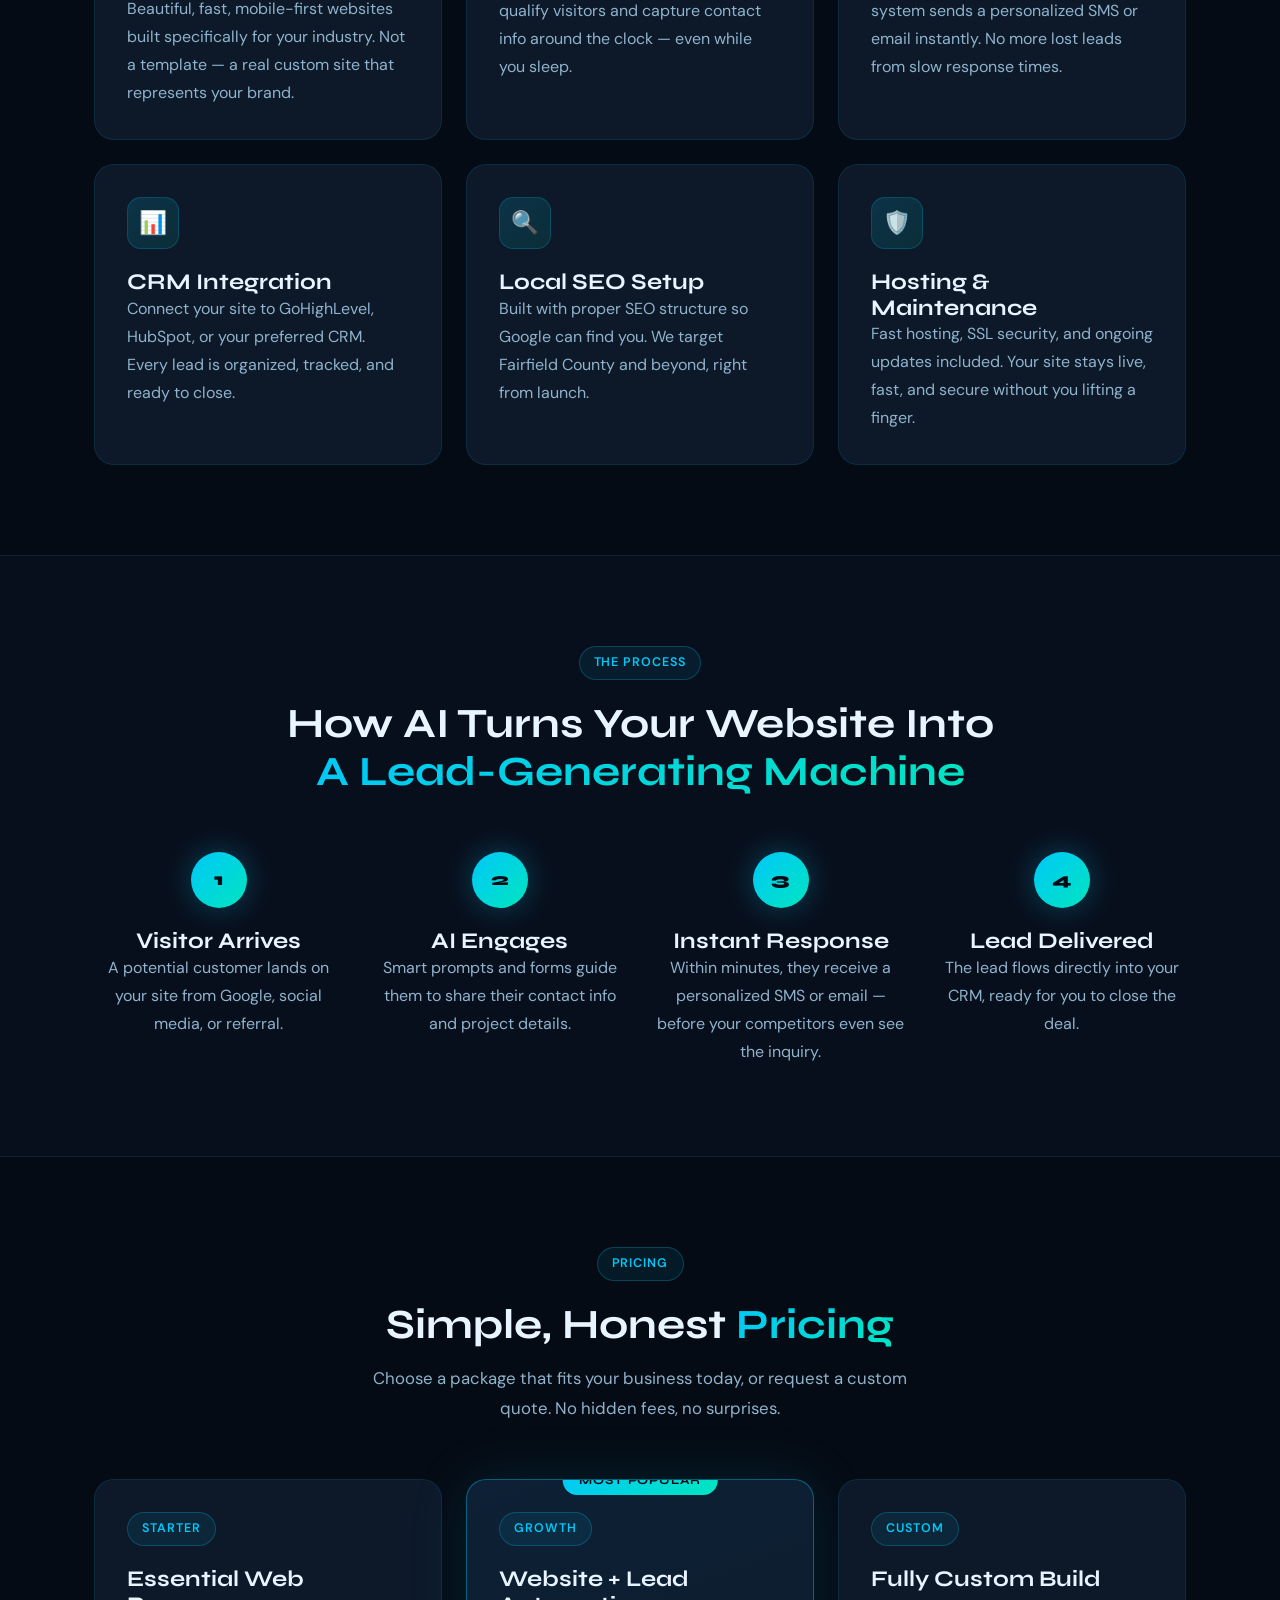
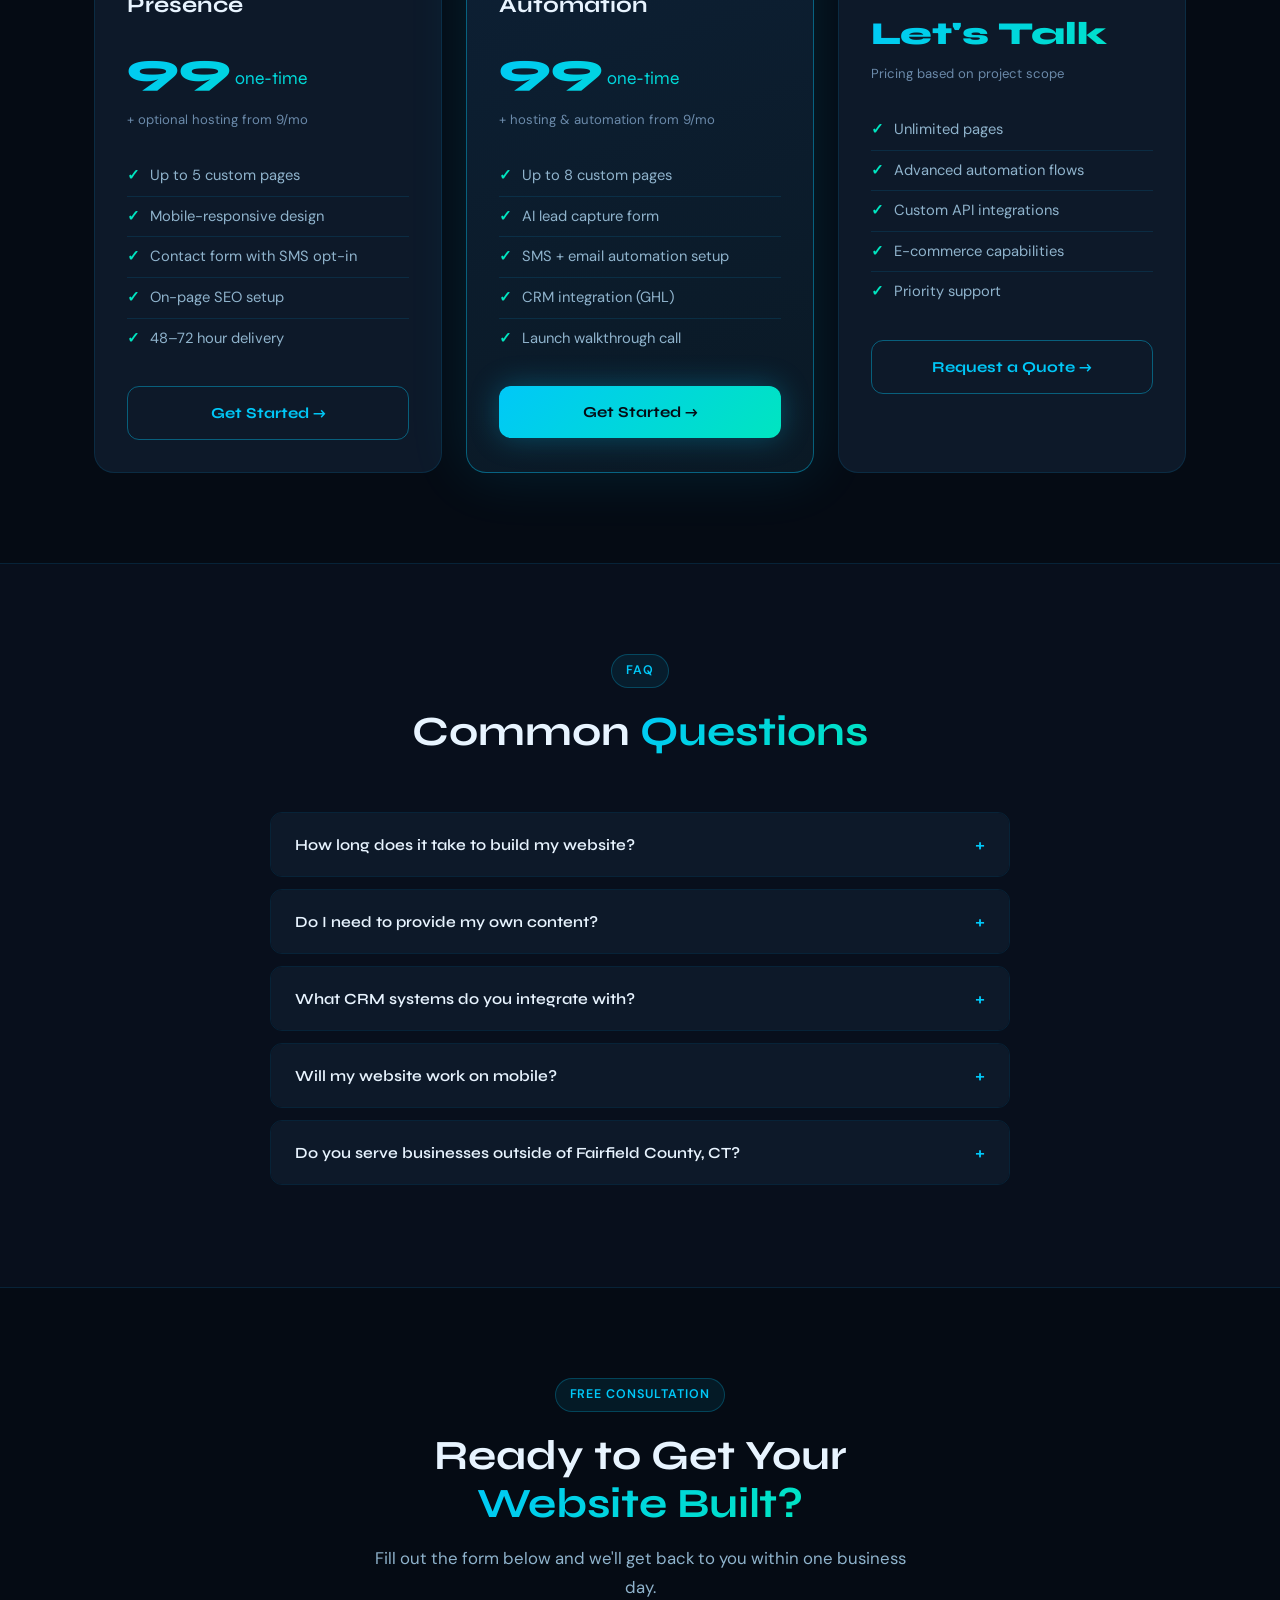
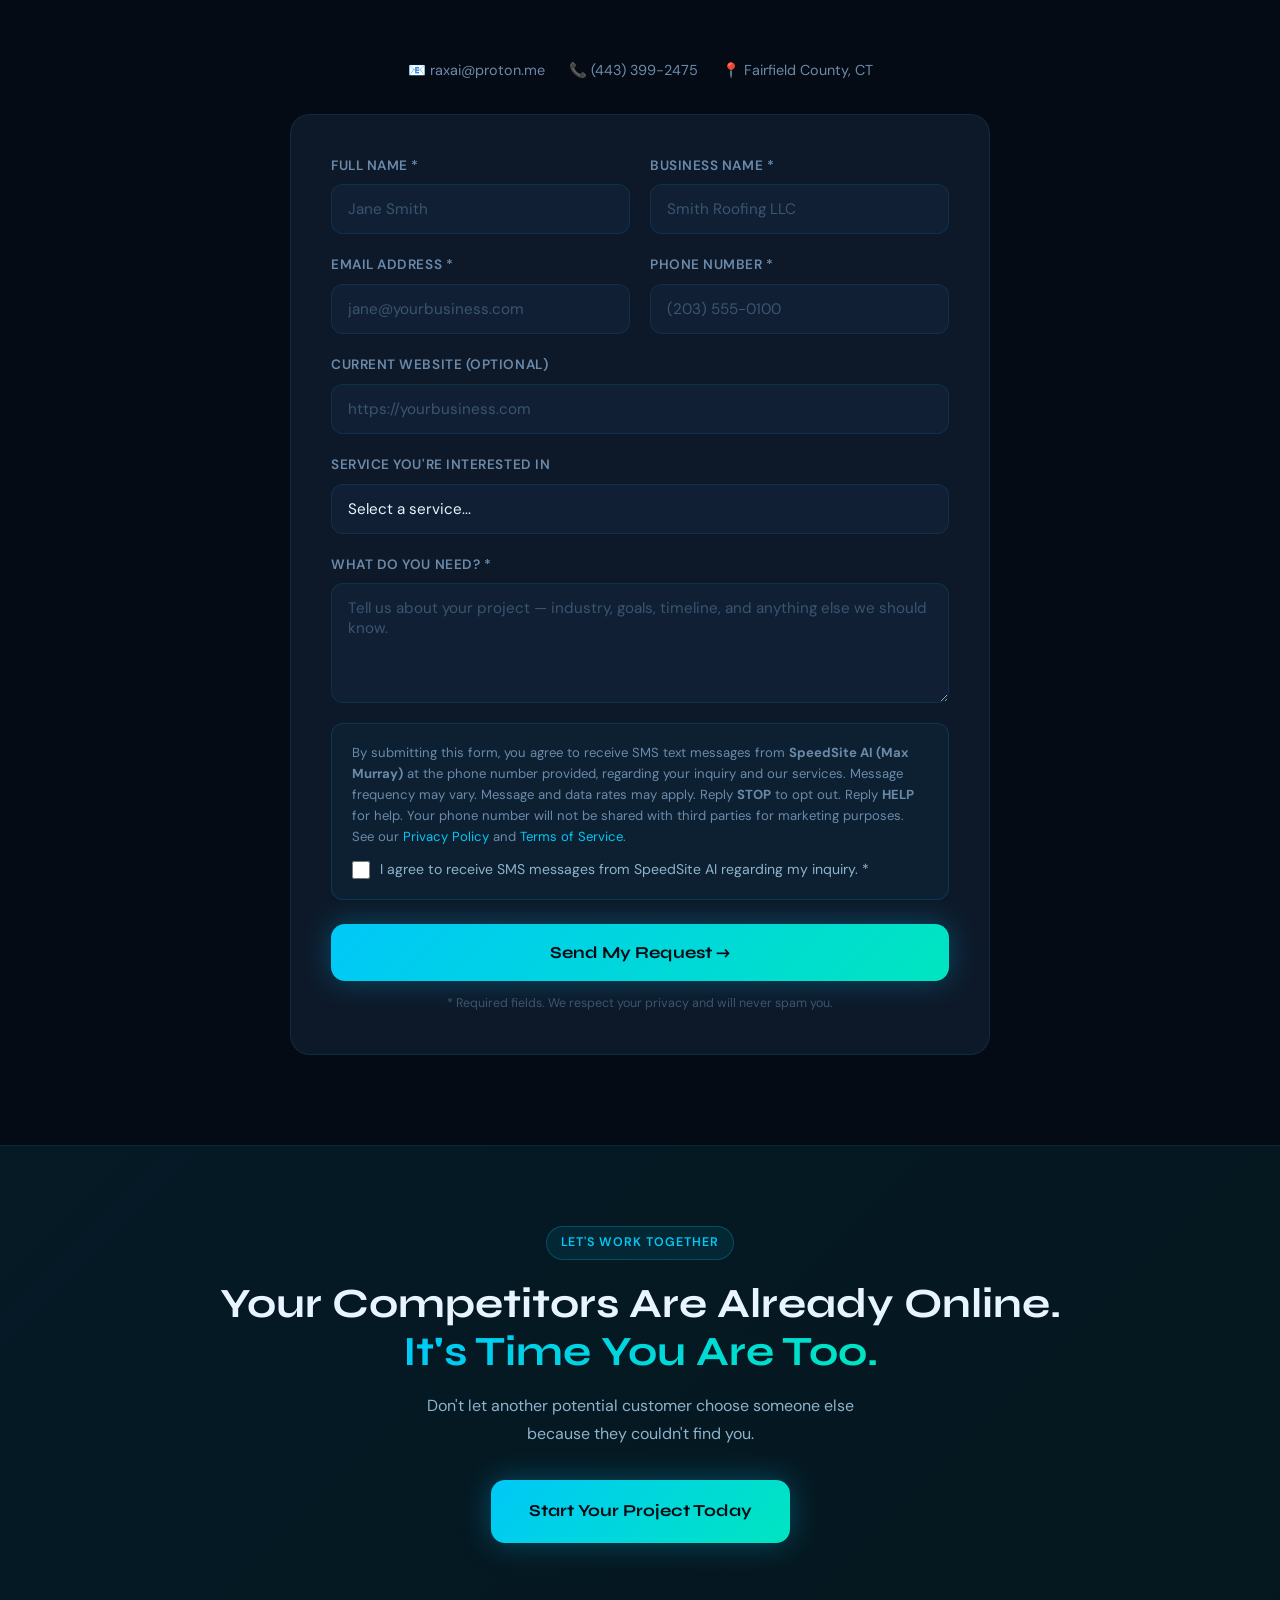
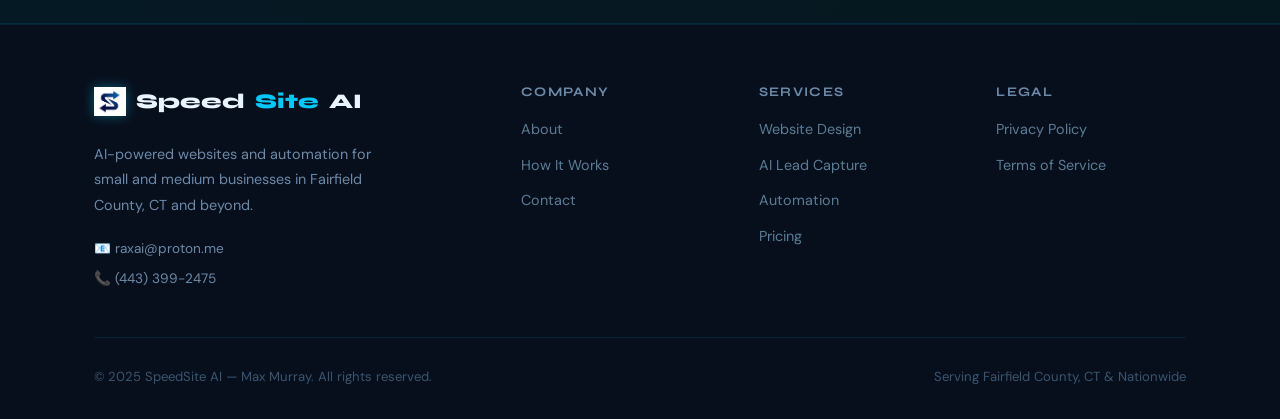
<file: speesite HTML gitty.html>
<!DOCTYPE html>
<html lang="en">
<head>
  <meta charset="UTF-8" />
  <meta name="viewport" content="width=device-width, initial-scale=1.0" />
  <title>SpeedSite AI — AI-Powered Websites for Local Businesses | Fairfield, CT</title>
  <meta name="description" content="SpeedSite AI builds high-quality, AI-powered websites for small and medium businesses. Automated lead capture, fast delivery, and real results. Serving Fairfield County, CT and nationwide." />
  <link rel="preconnect" href="https://fonts.googleapis.com" />
  <link rel="preconnect" href="https://fonts.gstatic.com" crossorigin />
  <link href="https://fonts.googleapis.com/css2?family=Syne:wght@400;600;700;800&family=DM+Sans:opsz,wght@9..40,300;9..40,400;9..40,500&display=swap" rel="stylesheet" />
  <style>
    :root {
      --bg:#050b14;--bg2:#080f1c;--surface:#0d1929;--surface2:#101f33;
      --border:rgba(0,180,255,.12);--cyan:#00c8f8;--teal:#00e5c0;
      --text:#e8f4ff;--text-muted:#6b8aaa;--text-dim:#3a5570;
      --glow:rgba(0,200,248,.15);--radius:12px;--radius-lg:20px;
      --font-display:'Syne',sans-serif;--font-body:'DM Sans',sans-serif;
    }
    *,*::before,*::after{box-sizing:border-box;margin:0;padding:0}
    html{scroll-behavior:smooth}
    body{font-family:var(--font-body);background:var(--bg);color:var(--text);line-height:1.6;overflow-x:hidden}
    h1,h2,h3,h4{font-family:var(--font-display);line-height:1.15;font-weight:700}
    h1{font-size:clamp(2.2rem,6vw,4rem);font-weight:800}
    h2{font-size:clamp(1.6rem,4vw,2.6rem)}
    h3{font-size:clamp(1.1rem,2.5vw,1.4rem)}
    p{color:#8fb3cc;line-height:1.75}
    a{color:var(--cyan);text-decoration:none;transition:color .2s}
    a:hover{color:var(--teal)}
    .container{max-width:1140px;margin:0 auto;padding:0 24px}
    .section{padding:90px 0}
    .gradient-text{background:linear-gradient(135deg,var(--cyan) 0%,var(--teal) 100%);-webkit-background-clip:text;-webkit-text-fill-color:transparent;background-clip:text}
    .badge{display:inline-flex;align-items:center;gap:6px;background:rgba(0,200,248,.08);border:1px solid rgba(0,200,248,.25);color:var(--cyan);font-size:.78rem;font-weight:600;letter-spacing:.08em;text-transform:uppercase;padding:6px 14px;border-radius:100px;margin-bottom:20px}
    .btn{display:inline-flex;align-items:center;gap:8px;font-family:var(--font-display);font-weight:700;font-size:.95rem;padding:14px 28px;border-radius:var(--radius);border:none;cursor:pointer;transition:all .25s cubic-bezier(.4,0,.2,1);text-decoration:none}
    .btn-primary{background:linear-gradient(135deg,var(--cyan),var(--teal));color:#050b14;box-shadow:0 0 30px rgba(0,200,248,.3)}
    .btn-primary:hover{transform:translateY(-2px);box-shadow:0 0 50px rgba(0,200,248,.5);color:#050b14}
    .btn-outline{background:transparent;color:var(--cyan);border:1.5px solid rgba(0,200,248,.4)}
    .btn-outline:hover{background:rgba(0,200,248,.08);transform:translateY(-2px);color:var(--cyan)}
    .btn-lg{padding:18px 38px;font-size:1.05rem;border-radius:14px}
    .card{background:var(--surface);border:1px solid var(--border);border-radius:var(--radius-lg);padding:32px;transition:all .3s ease;position:relative;overflow:hidden}
    .card:hover{border-color:rgba(0,200,248,.3);transform:translateY(-4px);box-shadow:0 20px 60px rgba(0,0,0,.4),0 0 40px rgba(0,200,248,.08)}

    /* NAV */
    nav{position:fixed;top:0;left:0;right:0;z-index:1000;padding:16px 0;transition:all .3s ease}
    nav.scrolled{background:rgba(5,11,20,.92);backdrop-filter:blur(20px);border-bottom:1px solid var(--border);padding:12px 0}
    .nav-inner{display:flex;align-items:center;justify-content:space-between;max-width:1140px;margin:0 auto;padding:0 24px}
    .nav-logo{font-family:var(--font-display);font-weight:800;font-size:1.3rem;color:var(--text);text-decoration:none;display:flex;align-items:center;gap:10px}
    .nav-logo span{color:var(--cyan)}
    .nav-logo img{width:36px;height:36px;object-fit:contain;filter:drop-shadow(0 0 8px rgba(0,200,248,.5))}
    .nav-links{display:flex;align-items:center;gap:28px;list-style:none}
    .nav-links a{color:var(--text-muted);font-size:.9rem;font-weight:500;transition:color .2s}
    .nav-links a:hover{color:var(--text)}
    .hamburger{display:none;flex-direction:column;gap:5px;cursor:pointer;padding:4px;background:none;border:none}
    .hamburger span{display:block;width:24px;height:2px;background:var(--text);border-radius:2px}
    .mobile-menu{display:none;position:fixed;inset:0;background:rgba(5,11,20,.97);z-index:999;flex-direction:column;align-items:center;justify-content:center;gap:32px}
    .mobile-menu.open{display:flex}
    .mobile-menu a{font-family:var(--font-display);font-size:1.5rem;font-weight:700;color:var(--text)}
    .mobile-menu-close{position:absolute;top:20px;right:24px;background:none;border:none;color:var(--text);font-size:1.5rem;cursor:pointer}

    /* HERO */
    .hero{min-height:100vh;display:flex;align-items:center;padding:120px 0 80px;position:relative;overflow:hidden}
    .hero-bg{position:absolute;inset:0;background:radial-gradient(ellipse 80% 50% at 50% -10%,rgba(0,200,248,.12) 0%,transparent 60%),radial-gradient(ellipse 50% 60% at 10% 80%,rgba(0,102,255,.08) 0%,transparent 50%)}
    .hero-grid{position:absolute;inset:0;background-image:linear-gradient(rgba(0,200,248,.03) 1px,transparent 1px),linear-gradient(90deg,rgba(0,200,248,.03) 1px,transparent 1px);background-size:60px 60px;mask-image:radial-gradient(ellipse 80% 80% at 50% 50%,black 0%,transparent 100%)}
    .hero-content{position:relative;z-index:2;text-align:center;max-width:820px;margin:0 auto}
    .hero-eyebrow{display:inline-flex;align-items:center;gap:8px;background:rgba(0,200,248,.06);border:1px solid rgba(0,200,248,.2);color:var(--cyan);font-size:.82rem;font-weight:600;letter-spacing:.1em;text-transform:uppercase;padding:8px 18px;border-radius:100px;margin-bottom:28px;animation:fadeInDown .6s ease both}
    .dot{width:6px;height:6px;background:var(--teal);border-radius:50%;animation:pulse 2s infinite}
    @keyframes pulse{0%,100%{opacity:1;transform:scale(1)}50%{opacity:.5;transform:scale(.8)}}
    .hero h1{animation:fadeInUp .7s .1s ease both;margin-bottom:24px}
    .hero p.lead{font-size:clamp(1rem,2vw,1.2rem);color:#7aa5c0;max-width:580px;margin:0 auto 40px;animation:fadeInUp .7s .2s ease both}
    .hero-actions{display:flex;gap:16px;justify-content:center;flex-wrap:wrap;animation:fadeInUp .7s .3s ease both;margin-bottom:60px}
    .hero-stats{display:flex;justify-content:center;gap:48px;flex-wrap:wrap;animation:fadeInUp .7s .4s ease both}
    .hero-stat{text-align:center}
    .hero-stat .num{font-family:var(--font-display);font-size:2rem;font-weight:800;background:linear-gradient(135deg,var(--cyan),var(--teal));-webkit-background-clip:text;-webkit-text-fill-color:transparent;background-clip:text;display:block}
    .hero-stat .label{font-size:.82rem;color:var(--text-muted);letter-spacing:.05em}
    @keyframes fadeInUp{from{opacity:0;transform:translateY(24px)}to{opacity:1;transform:translateY(0)}}
    @keyframes fadeInDown{from{opacity:0;transform:translateY(-16px)}to{opacity:1;transform:translateY(0)}}

    /* TRUST BAR */
    .trust-bar{padding:28px 0;border-top:1px solid var(--border);border-bottom:1px solid var(--border);background:var(--bg2)}
    .trust-bar-inner{display:flex;justify-content:center;align-items:center;gap:40px;flex-wrap:wrap}
    .trust-item{display:flex;align-items:center;gap:8px;font-size:.82rem;font-weight:600;color:var(--text-muted);letter-spacing:.05em;text-transform:uppercase}
    .trust-item .icon{color:var(--teal)}

    /* SECTIONS */
    .section-header{text-align:center;margin-bottom:56px}
    .section-header p{max-width:560px;margin:16px auto 0;font-size:1.05rem}
    .services-grid{display:grid;grid-template-columns:repeat(auto-fit,minmax(300px,1fr));gap:24px}
    .service-icon{width:52px;height:52px;background:linear-gradient(135deg,rgba(0,200,248,.15),rgba(0,229,192,.1));border:1px solid rgba(0,200,248,.2);border-radius:14px;display:flex;align-items:center;justify-content:center;font-size:1.4rem;margin-bottom:20px}
    .steps{display:grid;grid-template-columns:repeat(auto-fit,minmax(220px,1fr));gap:32px}
    .step{text-align:center}
    .step-num{width:56px;height:56px;background:linear-gradient(135deg,var(--cyan),var(--teal));border-radius:50%;display:flex;align-items:center;justify-content:center;font-family:var(--font-display);font-weight:800;font-size:1.1rem;color:#050b14;margin:0 auto 20px;box-shadow:0 0 30px rgba(0,200,248,.3)}

    /* FAQ */
    .faq-list{max-width:740px;margin:0 auto}
    .faq-item{border:1px solid var(--border);border-radius:var(--radius);margin-bottom:12px;overflow:hidden;transition:border-color .3s}
    .faq-item.open{border-color:rgba(0,200,248,.3)}
    .faq-q{width:100%;background:var(--surface);border:none;padding:20px 24px;text-align:left;cursor:pointer;display:flex;justify-content:space-between;align-items:center;gap:16px;font-family:var(--font-display);font-weight:600;font-size:.97rem;color:var(--text);transition:background .2s}
    .faq-q:hover{background:var(--surface2)}
    .faq-icon{color:var(--cyan);font-size:1.2rem;transition:transform .3s;flex-shrink:0}
    .faq-item.open .faq-icon{transform:rotate(45deg)}
    .faq-a{max-height:0;overflow:hidden;transition:max-height .4s ease,padding .3s;background:var(--surface);padding:0 24px;color:#8fb3cc;font-size:.92rem}
    .faq-item.open .faq-a{max-height:300px;padding:0 24px 20px}

    /* FORM */
    .form-grid{display:grid;grid-template-columns:1fr 1fr;gap:20px}
    .form-full{grid-column:1/-1}
    .form-group{display:flex;flex-direction:column;gap:8px}
    .form-group label{font-size:.85rem;font-weight:600;color:var(--text-muted);letter-spacing:.04em;text-transform:uppercase}
    .form-group input,.form-group textarea,.form-group select{background:var(--surface2);border:1.5px solid var(--border);border-radius:var(--radius);padding:14px 16px;color:var(--text);font-family:var(--font-body);font-size:.95rem;transition:border-color .2s,box-shadow .2s;outline:none;-webkit-appearance:none}
    .form-group input::placeholder,.form-group textarea::placeholder{color:var(--text-dim)}
    .form-group input:focus,.form-group textarea:focus{border-color:var(--cyan);box-shadow:0 0 0 3px rgba(0,200,248,.1)}
    .form-group textarea{resize:vertical;min-height:120px}
    .sms-consent{background:rgba(0,200,248,.04);border:1px solid rgba(0,200,248,.15);border-radius:var(--radius);padding:18px 20px;grid-column:1/-1}
    .sms-consent-text{font-size:.82rem;color:var(--text-muted);line-height:1.6;margin-bottom:12px}
    .checkbox-row{display:flex;align-items:flex-start;gap:10px;cursor:pointer}
    .checkbox-row input[type="checkbox"]{width:18px;height:18px;border:1.5px solid rgba(0,200,248,.4);border-radius:4px;background:var(--surface2);cursor:pointer;flex-shrink:0;margin-top:2px;accent-color:var(--cyan)}
    .checkbox-row span{font-size:.88rem;color:#8fb3cc;line-height:1.5}
    .form-success{display:none;text-align:center;padding:48px 32px}
    .form-success.show{display:block}

    /* FOOTER */
    footer{border-top:1px solid var(--border);padding:60px 0 32px;background:var(--bg2)}
    .footer-grid{display:grid;grid-template-columns:2fr 1fr 1fr 1fr;gap:48px;margin-bottom:48px}
    .footer-brand p{font-size:.9rem;color:var(--text-muted);margin:12px 0 20px;max-width:280px}
    .footer-col h4{font-size:.82rem;font-weight:700;letter-spacing:.1em;text-transform:uppercase;color:var(--text-muted);margin-bottom:16px}
    .footer-col ul{list-style:none}
    .footer-col li{margin-bottom:10px}
    .footer-col a{color:#5a7d96;font-size:.9rem;transition:color .2s}
    .footer-col a:hover{color:var(--cyan)}
    .footer-bottom{border-top:1px solid var(--border);padding-top:28px;display:flex;justify-content:space-between;align-items:center;flex-wrap:wrap;gap:12px;font-size:.82rem;color:var(--text-dim)}

    /* CTA BAND */
    .cta-band{background:linear-gradient(135deg,rgba(0,200,248,.08) 0%,rgba(0,229,192,.06) 100%);border-top:1px solid var(--border);border-bottom:1px solid var(--border);padding:80px 0;text-align:center}
    .cta-band p{max-width:480px;margin:16px auto 32px}

    /* FADE IN */
    .fade-in{opacity:0;transform:translateY(30px);transition:opacity .7s ease,transform .7s ease}
    .fade-in.visible{opacity:1;transform:translateY(0)}

    /* RESPONSIVE */
    @media(max-width:900px){.footer-grid{grid-template-columns:1fr 1fr}}
    @media(max-width:640px){
      .nav-links{display:none}.hamburger{display:flex}
      .hero-stats{gap:28px}.footer-grid{grid-template-columns:1fr;gap:32px}
      .form-grid{grid-template-columns:1fr}.section{padding:60px 0}
    }
  </style>
</head>
<body>

<!-- NAV -->
<nav id="mainNav">
  <div class="nav-inner">
    <a href="#" class="nav-logo">
      <img src="[data-uri]" alt="SpeedSite AI Logo" />
      Speed<span>Site</span> AI
    </a>
    <ul class="nav-links">
      <li><a href="#">Home</a></li>
      <li><a href="#services">Services</a></li>
      <li><a href="#how-it-works">How It Works</a></li>
      <li><a href="#pricing">Pricing</a></li>
      <li><a href="#contact">Contact</a></li>
    </ul>
    <a href="#contact" class="btn btn-primary">Get Started</a>
    <button class="hamburger" id="hamburger" aria-label="Open menu">
      <span></span><span></span><span></span>
    </button>
  </div>
</nav>

<div class="mobile-menu" id="mobileMenu">
  <button class="mobile-menu-close" id="mobileClose">✕</button>
  <a href="#">Home</a>
  <a href="#services">Services</a>
  <a href="#how-it-works">How It Works</a>
  <a href="#pricing">Pricing</a>
  <a href="#contact">Contact</a>
  <a href="#contact" class="btn btn-primary">Get Started</a>
</div>

<!-- HERO -->
<section class="hero">
  <div class="hero-bg"></div>
  <div class="hero-grid"></div>
  <div class="container">
    <div class="hero-content">
      <div class="hero-eyebrow"><div class="dot"></div>AI-Powered Web Agency · Fairfield County, CT</div>
      <h1>Your Business Deserves a<br><span class="gradient-text">Website That Works 24/7</span></h1>
      <p class="lead">SpeedSite AI builds fast, professional websites with built-in AI tools that capture leads, respond to visitors, and automate follow-ups — so you never miss an opportunity.</p>
      <div class="hero-actions">
        <a href="#contact" class="btn btn-primary btn-lg">Get Your Website Built →</a>
        <a href="#how-it-works" class="btn btn-outline btn-lg">See How It Works</a>
      </div>
      <div class="hero-stats">
        <div class="hero-stat"><span class="num">48hr</span><span class="label">Avg. Launch Time</span></div>
        <div class="hero-stat"><span class="num">24/7</span><span class="label">AI Lead Response</span></div>
        <div class="hero-stat"><span class="num">100%</span><span class="label">Mobile Optimized</span></div>
        <div class="hero-stat"><span class="num">CT</span><span class="label">Local + Nationwide</span></div>
      </div>
    </div>
  </div>
</section>

<!-- TRUST BAR -->
<div class="trust-bar">
  <div class="container">
    <div class="trust-bar-inner">
      <div class="trust-item"><span class="icon">✓</span> No Templates — Custom Built</div>
      <div class="trust-item"><span class="icon">✓</span> SEO-Ready from Day One</div>
      <div class="trust-item"><span class="icon">✓</span> CRM Integration</div>
      <div class="trust-item"><span class="icon">✓</span> AI Lead Capture</div>
      <div class="trust-item"><span class="icon">✓</span> SMS &amp; Email Automation</div>
    </div>
  </div>
</div>

<!-- SERVICES -->
<section class="section" id="services">
  <div class="container">
    <div class="section-header fade-in">
      <div class="badge">What We Build</div>
      <h2>Everything Your Business Needs<br><span class="gradient-text">In One Place</span></h2>
      <p>From a stunning website to automated lead follow-up — we handle the tech so you can focus on your customers.</p>
    </div>
    <div class="services-grid">
      <div class="card fade-in"><div class="service-icon">🎨</div><h3>Custom Website Design</h3><p>Beautiful, fast, mobile-first websites built specifically for your industry. Not a template — a real custom site that represents your brand.</p></div>
      <div class="card fade-in"><div class="service-icon">🤖</div><h3>AI Lead Capture</h3><p>Smart forms and landing pages that qualify visitors and capture contact info around the clock — even while you sleep.</p></div>
      <div class="card fade-in"><div class="service-icon">⚡</div><h3>Automated Follow-Up</h3><p>As soon as a lead comes in, our system sends a personalized SMS or email instantly. No more lost leads from slow response times.</p></div>
      <div class="card fade-in"><div class="service-icon">📊</div><h3>CRM Integration</h3><p>Connect your site to GoHighLevel, HubSpot, or your preferred CRM. Every lead is organized, tracked, and ready to close.</p></div>
      <div class="card fade-in"><div class="service-icon">🔍</div><h3>Local SEO Setup</h3><p>Built with proper SEO structure so Google can find you. We target Fairfield County and beyond, right from launch.</p></div>
      <div class="card fade-in"><div class="service-icon">🛡️</div><h3>Hosting &amp; Maintenance</h3><p>Fast hosting, SSL security, and ongoing updates included. Your site stays live, fast, and secure without you lifting a finger.</p></div>
    </div>
  </div>
</section>

<!-- HOW IT WORKS -->
<section class="section" id="how-it-works" style="background:var(--bg2);border-top:1px solid var(--border);border-bottom:1px solid var(--border);">
  <div class="container">
    <div class="section-header fade-in">
      <div class="badge">The Process</div>
      <h2>How AI Turns Your Website Into<br><span class="gradient-text">A Lead-Generating Machine</span></h2>
    </div>
    <div class="steps fade-in">
      <div class="step"><div class="step-num">1</div><h3>Visitor Arrives</h3><p>A potential customer lands on your site from Google, social media, or referral.</p></div>
      <div class="step"><div class="step-num">2</div><h3>AI Engages</h3><p>Smart prompts and forms guide them to share their contact info and project details.</p></div>
      <div class="step"><div class="step-num">3</div><h3>Instant Response</h3><p>Within minutes, they receive a personalized SMS or email — before your competitors even see the inquiry.</p></div>
      <div class="step"><div class="step-num">4</div><h3>Lead Delivered</h3><p>The lead flows directly into your CRM, ready for you to close the deal.</p></div>
    </div>
  </div>
</section>

<!-- PRICING -->
<section class="section" id="pricing">
  <div class="container">
    <div class="section-header fade-in">
      <div class="badge">Pricing</div>
      <h2>Simple, Honest <span class="gradient-text">Pricing</span></h2>
      <p>Choose a package that fits your business today, or request a custom quote. No hidden fees, no surprises.</p>
    </div>
    <div style="display:grid;grid-template-columns:repeat(auto-fit,minmax(280px,1fr));gap:24px;" class="fade-in">
      <div class="card">
        <div class="badge">Starter</div>
        <h3>Essential Web Presence</h3>
        <div style="font-family:var(--font-display);font-size:2.8rem;font-weight:800;margin:16px 0 4px;" class="gradient-text">99<span style="font-size:1.1rem;font-weight:400;color:var(--text-muted);"> one-time</span></div>
        <p style="font-size:.82rem;color:var(--text-muted);margin-bottom:24px;">+ optional hosting from 9/mo</p>
        <ul style="list-style:none;margin-bottom:28px;display:flex;flex-direction:column;gap:0;">
          <li style="padding:8px 0;border-bottom:1px solid var(--border);font-size:.92rem;color:#8fb3cc;display:flex;align-items:center;gap:10px;"><span style="color:var(--teal);font-weight:700;">✓</span> Up to 5 custom pages</li>
          <li style="padding:8px 0;border-bottom:1px solid var(--border);font-size:.92rem;color:#8fb3cc;display:flex;align-items:center;gap:10px;"><span style="color:var(--teal);font-weight:700;">✓</span> Mobile-responsive design</li>
          <li style="padding:8px 0;border-bottom:1px solid var(--border);font-size:.92rem;color:#8fb3cc;display:flex;align-items:center;gap:10px;"><span style="color:var(--teal);font-weight:700;">✓</span> Contact form with SMS opt-in</li>
          <li style="padding:8px 0;border-bottom:1px solid var(--border);font-size:.92rem;color:#8fb3cc;display:flex;align-items:center;gap:10px;"><span style="color:var(--teal);font-weight:700;">✓</span> On-page SEO setup</li>
          <li style="padding:8px 0;font-size:.92rem;color:#8fb3cc;display:flex;align-items:center;gap:10px;"><span style="color:var(--teal);font-weight:700;">✓</span> 48–72 hour delivery</li>
        </ul>
        <a href="#contact" class="btn btn-outline" style="width:100%;justify-content:center;">Get Started →</a>
      </div>
      <div class="card" style="border-color:rgba(0,200,248,.4);background:linear-gradient(160deg,#0d2035 0%,#0a1925 100%);box-shadow:0 0 60px rgba(0,200,248,.12);position:relative;">
        <div style="position:absolute;top:-14px;left:50%;transform:translateX(-50%);background:linear-gradient(135deg,var(--cyan),var(--teal));color:#050b14;font-family:var(--font-display);font-weight:700;font-size:.75rem;letter-spacing:.08em;text-transform:uppercase;padding:5px 16px;border-radius:100px;white-space:nowrap;">Most Popular</div>
        <div class="badge">Growth</div>
        <h3>Website + Lead Automation</h3>
        <div style="font-family:var(--font-display);font-size:2.8rem;font-weight:800;margin:16px 0 4px;" class="gradient-text">99<span style="font-size:1.1rem;font-weight:400;color:var(--text-muted);"> one-time</span></div>
        <p style="font-size:.82rem;color:var(--text-muted);margin-bottom:24px;">+ hosting &amp; automation from 9/mo</p>
        <ul style="list-style:none;margin-bottom:28px;display:flex;flex-direction:column;gap:0;">
          <li style="padding:8px 0;border-bottom:1px solid var(--border);font-size:.92rem;color:#8fb3cc;display:flex;align-items:center;gap:10px;"><span style="color:var(--teal);font-weight:700;">✓</span> Up to 8 custom pages</li>
          <li style="padding:8px 0;border-bottom:1px solid var(--border);font-size:.92rem;color:#8fb3cc;display:flex;align-items:center;gap:10px;"><span style="color:var(--teal);font-weight:700;">✓</span> AI lead capture form</li>
          <li style="padding:8px 0;border-bottom:1px solid var(--border);font-size:.92rem;color:#8fb3cc;display:flex;align-items:center;gap:10px;"><span style="color:var(--teal);font-weight:700;">✓</span> SMS + email automation setup</li>
          <li style="padding:8px 0;border-bottom:1px solid var(--border);font-size:.92rem;color:#8fb3cc;display:flex;align-items:center;gap:10px;"><span style="color:var(--teal);font-weight:700;">✓</span> CRM integration (GHL)</li>
          <li style="padding:8px 0;font-size:.92rem;color:#8fb3cc;display:flex;align-items:center;gap:10px;"><span style="color:var(--teal);font-weight:700;">✓</span> Launch walkthrough call</li>
        </ul>
        <a href="#contact" class="btn btn-primary" style="width:100%;justify-content:center;">Get Started →</a>
      </div>
      <div class="card">
        <div class="badge">Custom</div>
        <h3>Fully Custom Build</h3>
        <div style="font-family:var(--font-display);font-size:2rem;font-weight:800;margin:16px 0 4px;" class="gradient-text">Let's Talk</div>
        <p style="font-size:.82rem;color:var(--text-muted);margin-bottom:24px;">Pricing based on project scope</p>
        <ul style="list-style:none;margin-bottom:28px;display:flex;flex-direction:column;gap:0;">
          <li style="padding:8px 0;border-bottom:1px solid var(--border);font-size:.92rem;color:#8fb3cc;display:flex;align-items:center;gap:10px;"><span style="color:var(--teal);font-weight:700;">✓</span> Unlimited pages</li>
          <li style="padding:8px 0;border-bottom:1px solid var(--border);font-size:.92rem;color:#8fb3cc;display:flex;align-items:center;gap:10px;"><span style="color:var(--teal);font-weight:700;">✓</span> Advanced automation flows</li>
          <li style="padding:8px 0;border-bottom:1px solid var(--border);font-size:.92rem;color:#8fb3cc;display:flex;align-items:center;gap:10px;"><span style="color:var(--teal);font-weight:700;">✓</span> Custom API integrations</li>
          <li style="padding:8px 0;border-bottom:1px solid var(--border);font-size:.92rem;color:#8fb3cc;display:flex;align-items:center;gap:10px;"><span style="color:var(--teal);font-weight:700;">✓</span> E-commerce capabilities</li>
          <li style="padding:8px 0;font-size:.92rem;color:#8fb3cc;display:flex;align-items:center;gap:10px;"><span style="color:var(--teal);font-weight:700;">✓</span> Priority support</li>
        </ul>
        <a href="#contact" class="btn btn-outline" style="width:100%;justify-content:center;">Request a Quote →</a>
      </div>
    </div>
  </div>
</section>

<!-- FAQ -->
<section class="section" style="background:var(--bg2);border-top:1px solid var(--border);border-bottom:1px solid var(--border);">
  <div class="container">
    <div class="section-header fade-in"><div class="badge">FAQ</div><h2>Common <span class="gradient-text">Questions</span></h2></div>
    <div class="faq-list fade-in">
      <div class="faq-item"><button class="faq-q">How long does it take to build my website? <span class="faq-icon">+</span></button><div class="faq-a">Most websites are completed within 48–72 hours after we receive your content. More complex sites with custom integrations may take 5–7 business days.</div></div>
      <div class="faq-item"><button class="faq-q">Do I need to provide my own content? <span class="faq-icon">+</span></button><div class="faq-a">We'll guide you through what we need. If you don't have professional copy, we can help write it for you as part of your package.</div></div>
      <div class="faq-item"><button class="faq-q">What CRM systems do you integrate with? <span class="faq-icon">+</span></button><div class="faq-a">We primarily work with GoHighLevel, but we can also connect to HubSpot, Salesforce, Zoho, or any system with webhook/API support.</div></div>
      <div class="faq-item"><button class="faq-q">Will my website work on mobile? <span class="faq-icon">+</span></button><div class="faq-a">Absolutely. Every site we build is fully responsive and tested across all major devices and browsers.</div></div>
      <div class="faq-item"><button class="faq-q">Do you serve businesses outside of Fairfield County, CT? <span class="faq-icon">+</span></button><div class="faq-a">Yes — we serve clients across the United States. While we're based in Fairfield County, CT, our work is entirely remote-friendly.</div></div>
    </div>
  </div>
</section>

<!-- CONTACT / LEAD FORM -->
<section class="section" id="contact">
  <div class="container">
    <div style="max-width:700px;margin:0 auto;">
      <div class="section-header fade-in">
        <div class="badge">Free Consultation</div>
        <h2>Ready to Get Your<br><span class="gradient-text">Website Built?</span></h2>
        <p>Fill out the form below and we'll get back to you within one business day.</p>
      </div>
      <div style="display:flex;gap:24px;justify-content:center;flex-wrap:wrap;margin-bottom:32px;" class="fade-in">
        <a href="mailto:raxai@proton.me" style="display:flex;align-items:center;gap:8px;color:var(--text-muted);font-size:.9rem;">📧 raxai@proton.me</a>
        <a href="tel:+14433992475" style="display:flex;align-items:center;gap:8px;color:var(--text-muted);font-size:.9rem;">📞 (443) 399-2475</a>
        <span style="display:flex;align-items:center;gap:8px;color:var(--text-muted);font-size:.9rem;">📍 Fairfield County, CT</span>
      </div>
      <div class="card fade-in" style="padding:40px;">
        <div id="formWrapper">
          <form id="leadForm" novalidate autocomplete="on">
            <div class="form-grid">
              <div class="form-group"><label for="name">Full Name *</label><input type="text" id="name" name="name" placeholder="Jane Smith" required /></div>
              <div class="form-group"><label for="businessName">Business Name *</label><input type="text" id="businessName" name="businessName" placeholder="Smith Roofing LLC" required /></div>
              <div class="form-group"><label for="email">Email Address *</label><input type="email" id="email" name="email" placeholder="jane@yourbusiness.com" required /></div>
              <div class="form-group"><label for="phone">Phone Number *</label><input type="tel" id="phone" name="phone" placeholder="(203) 555-0100" required /></div>
              <div class="form-group form-full"><label for="website">Current Website (optional)</label><input type="url" id="website" name="website" placeholder="https://yourbusiness.com" /></div>
              <div class="form-group form-full">
                <label for="service">Service You're Interested In</label>
                <select id="service" name="service">
                  <option value="">Select a service...</option>
                  <option value="starter">Starter Website ($499)</option>
                  <option value="growth">Growth Package ($999)</option>
                  <option value="custom">Custom Build — Request Quote</option>
                  <option value="automation">Automation / CRM Only</option>
                  <option value="not-sure">Not sure yet</option>
                </select>
              </div>
              <div class="form-group form-full"><label for="message">What do you need? *</label><textarea id="message" name="message" placeholder="Tell us about your project — industry, goals, timeline, and anything else we should know." required></textarea></div>
              <div class="sms-consent">
                <p class="sms-consent-text">By submitting this form, you agree to receive SMS text messages from <strong>SpeedSite AI (Max Murray)</strong> at the phone number provided, regarding your inquiry and our services. Message frequency may vary. Message and data rates may apply. Reply <strong>STOP</strong> to opt out. Reply <strong>HELP</strong> for help. Your phone number will not be shared with third parties for marketing purposes. See our <a href="privacy-policy.html">Privacy Policy</a> and <a href="terms-of-service.html">Terms of Service</a>.</p>
                <label class="checkbox-row"><input type="checkbox" id="smsConsent" name="smsConsent" required /><span>I agree to receive SMS messages from SpeedSite AI regarding my inquiry. *</span></label>
              </div>
            </div>
            <button type="submit" id="submitBtn" class="btn btn-primary btn-lg" style="width:100%;justify-content:center;margin-top:24px;">Send My Request →</button>
            <p style="font-size:.78rem;color:var(--text-dim);text-align:center;margin-top:12px;">* Required fields. We respect your privacy and will never spam you.</p>
          </form>
        </div>
        <div class="form-success" id="formSuccess">
          <div style="font-size:3rem;margin-bottom:16px;">✅</div>
          <h3 style="margin-bottom:8px;">Request Received!</h3>
          <p>Thanks for reaching out to SpeedSite AI. We'll be in touch within one business day. Check your phone for a confirmation message.</p>
        </div>
      </div>
    </div>
  </div>
</section>

<!-- CTA BAND -->
<div class="cta-band">
  <div class="container">
    <div class="badge">Let's Work Together</div>
    <h2>Your Competitors Are Already Online.<br><span class="gradient-text">It's Time You Are Too.</span></h2>
    <p>Don't let another potential customer choose someone else because they couldn't find you.</p>
    <a href="#contact" class="btn btn-primary btn-lg">Start Your Project Today</a>
  </div>
</div>

<!-- FOOTER -->
<footer>
  <div class="container">
    <div class="footer-grid">
      <div class="footer-brand">
        <a href="#" class="nav-logo" style="display:inline-flex;margin-bottom:12px;">
          <img src="[data-uri]" alt="SpeedSite AI" style="width:32px;height:32px;object-fit:contain;filter:drop-shadow(0 0 6px rgba(0,200,248,.4));" />
          Speed<span>Site</span> AI
        </a>
        <p>AI-powered websites and automation for small and medium businesses in Fairfield County, CT and beyond.</p>
        <div style="display:flex;flex-direction:column;gap:8px;">
          <a href="mailto:raxai@proton.me" style="color:var(--text-muted);font-size:.85rem;">📧 raxai@proton.me</a>
          <a href="tel:+14433992475" style="color:var(--text-muted);font-size:.85rem;">📞 (443) 399-2475</a>
        </div>
      </div>
      <div class="footer-col"><h4>Company</h4><ul><li><a href="#">About</a></li><li><a href="#how-it-works">How It Works</a></li><li><a href="#contact">Contact</a></li></ul></div>
      <div class="footer-col"><h4>Services</h4><ul><li><a href="#services">Website Design</a></li><li><a href="#services">AI Lead Capture</a></li><li><a href="#services">Automation</a></li><li><a href="#pricing">Pricing</a></li></ul></div>
      <div class="footer-col"><h4>Legal</h4><ul><li><a href="privacy-policy.html">Privacy Policy</a></li><li><a href="terms-of-service.html">Terms of Service</a></li></ul></div>
    </div>
    <div class="footer-bottom">
      <span>© 2025 SpeedSite AI — Max Murray. All rights reserved.</span>
      <span>Serving Fairfield County, CT &amp; Nationwide</span>
    </div>
  </div>
</footer>

<script>
  // NAV SCROLL
  const nav = document.querySelector('nav');
  window.addEventListener('scroll', () => nav.classList.toggle('scrolled', window.scrollY > 40));

  // HAMBURGER
  document.getElementById('hamburger')?.addEventListener('click', () => document.getElementById('mobileMenu').classList.add('open'));
  document.getElementById('mobileClose')?.addEventListener('click', () => document.getElementById('mobileMenu').classList.remove('open'));
  document.querySelectorAll('.mobile-menu a').forEach(a => a.addEventListener('click', () => document.getElementById('mobileMenu').classList.remove('open')));

  // FAQ
  document.querySelectorAll('.faq-item').forEach(item => {
    item.querySelector('.faq-q').addEventListener('click', () => {
      const open = item.classList.contains('open');
      document.querySelectorAll('.faq-item').forEach(i => i.classList.remove('open'));
      if (!open) item.classList.add('open');
    });
  });

  // FADE IN
  const io = new IntersectionObserver((entries) => {
    entries.forEach((e, i) => { if (e.isIntersecting) setTimeout(() => e.target.classList.add('visible'), i * 80); });
  }, { threshold: 0.12 });
  document.querySelectorAll('.fade-in').forEach(el => io.observe(el));

  // FORM — direct onclick on button, fires webhook
  document.getElementById('submitBtn').onclick = async function(e) {
    e.preventDefault();

    if (!document.getElementById('smsConsent').checked) {
      alert('Please check the SMS consent box to continue.');
      return;
    }

    const name    = document.getElementById('name').value.trim();
    const email   = document.getElementById('email').value.trim();
    const phone   = document.getElementById('phone').value.trim();
    const message = document.getElementById('message').value.trim();

    if (!name || !email || !phone || !message) {
      alert('Please fill in all required fields.');
      return;
    }

    this.textContent = 'Sending...';
    this.disabled = true;

    const payload = {
      full_name:     name,
      business_name: document.getElementById('businessName').value.trim(),
      email:         email,
      phone:         phone,
      website:       document.getElementById('website').value.trim(),
      service:       document.getElementById('service').value,
      message:       message,
      sms_consent:   'Yes',
      source:        'SpeedSite AI Website',
      timestamp:     new Date().toISOString()
    };

    try {
      await fetch('https://services.leadconnectorhq.com/hooks/HY34uHWjkR7n0TBze8us/webhook-trigger/0e8d00d4-5a06-450c-9980-e13d9e2b5637', {
        method: 'POST',
        headers: { 'Content-Type': 'application/json' },
        body: JSON.stringify(payload)
      });
    } catch(err) {
      console.error(err);
    }

    // Always show success — GHL CORS blocks the response read but the POST goes through
    document.getElementById('formWrapper').style.display = 'none';
    document.getElementById('formSuccess').style.display = 'block';
  };
</script>
</body>
</html>
</file>
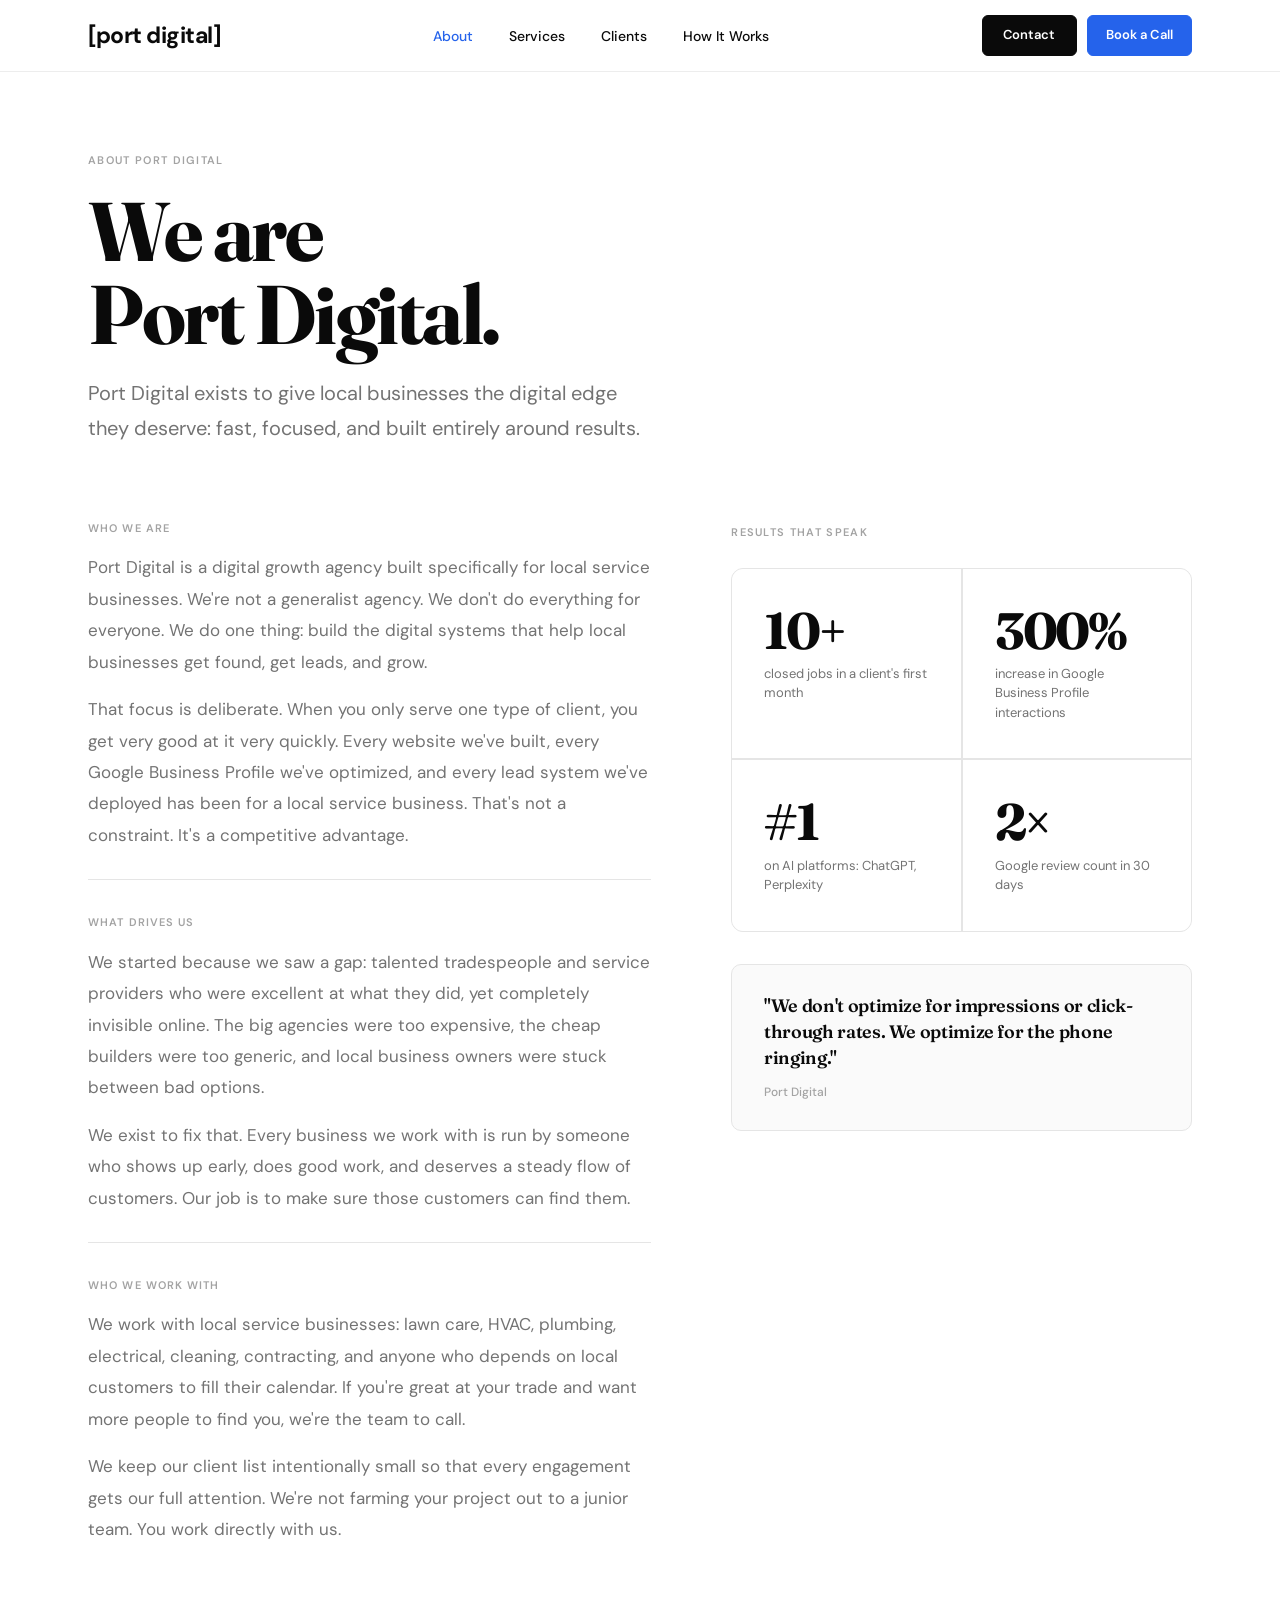
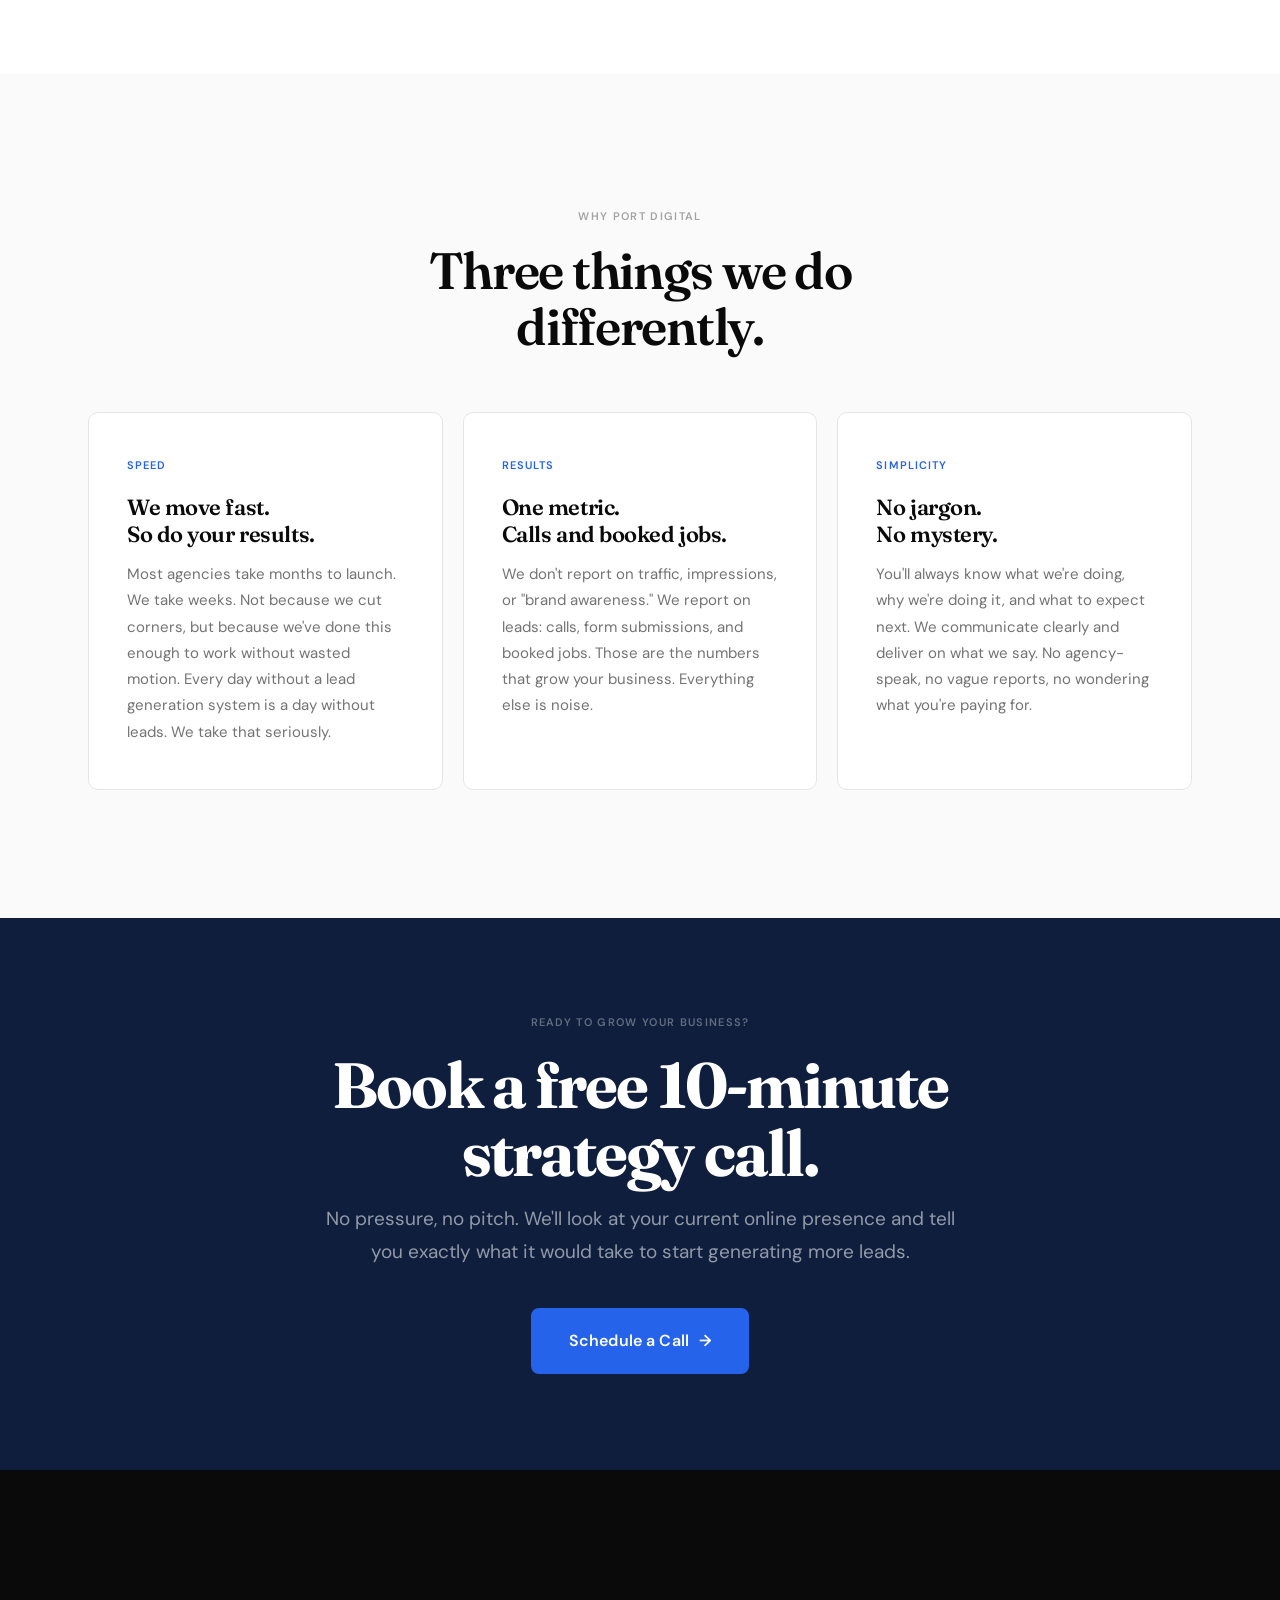
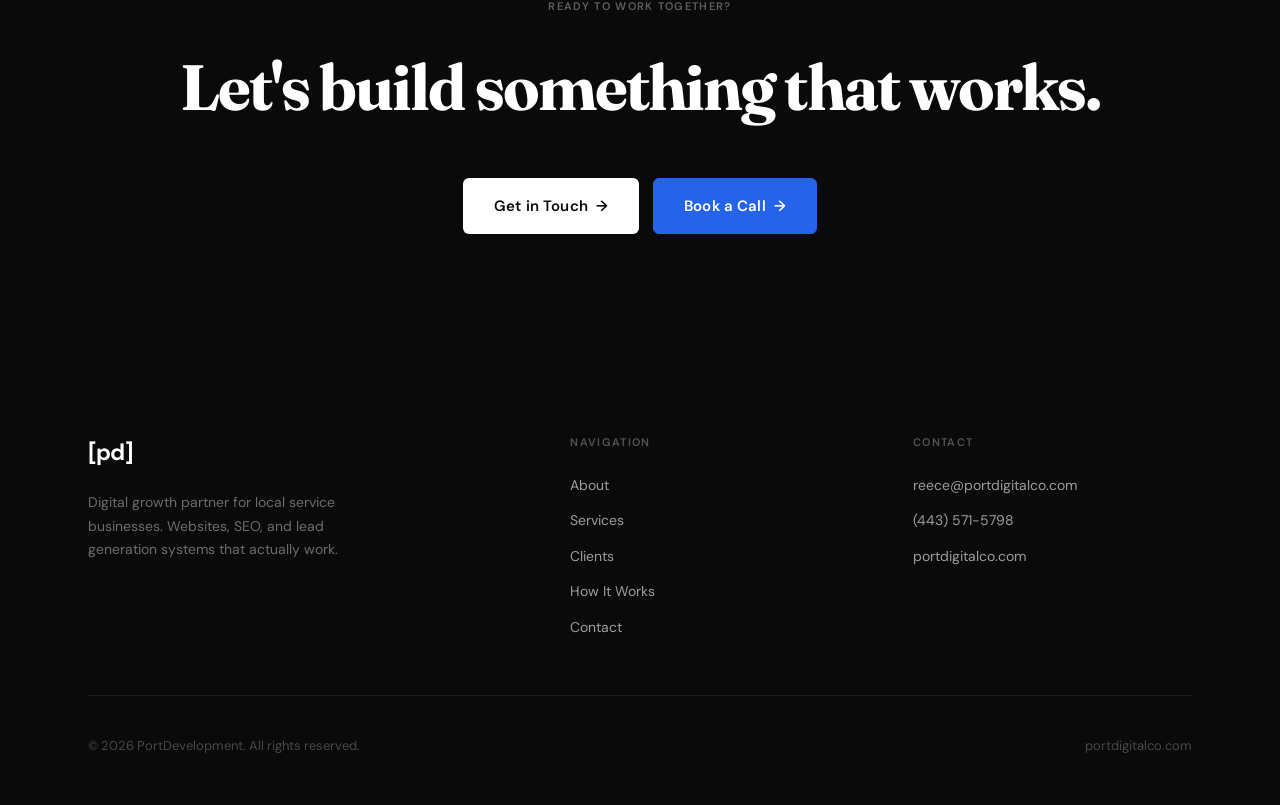
<file: PortDevelopment/about.html>
<!DOCTYPE html>
<html lang="en">
<head>
  <meta charset="UTF-8" />
  <meta name="viewport" content="width=device-width, initial-scale=1.0" />
  <title>About Us — Port Digital</title>
  <meta name="description" content="Port Digital is a digital growth agency built specifically for local service businesses. We build the websites, SEO, and lead generation systems that get you found and booked." />
  <meta name="robots" content="index, follow" />
  <link rel="canonical" href="https://portdigitalco.com/about.html" />
  <meta property="og:title"       content="About Us — Port Digital" />
  <meta property="og:description" content="We exist to give local businesses the digital edge they deserve — fast, focused, and built for results." />
  <meta property="og:type"        content="website" />
  <meta property="og:url"         content="https://portdigitalco.com/about.html" />
  <link rel="stylesheet" href="style.css" />
</head>
<body>

  <div class="cursor-dot"  aria-hidden="true"></div>
  <div class="cursor-ring" aria-hidden="true"></div>

  <!-- =====================================================
       NAVIGATION
  ====================================================== -->
  <nav class="nav" role="navigation" aria-label="Main navigation">
    <div class="container">
      <a href="index.html" class="nav-logo" aria-label="Port Digital — home">
        <span class="logo-bracket logo-bracket-left">[</span><span class="logo-letters">pd</span><span class="logo-bracket logo-bracket-right">]</span>
      </a>
      <ul class="nav-links" role="list">
        <li><a href="about.html"        class="nav-link">About</a></li>
        <li><a href="services.html"     class="nav-link">Services</a></li>
        <li><a href="clients.html"      class="nav-link">Clients</a></li>
        <li><a href="how-it-works.html" class="nav-link">How It Works</a></li>
      </ul>
      <div class="nav-actions">
        <a href="contact.html" class="nav-cta-btn">Contact</a>
        <a href="https://api.leadconnectorhq.com/widget/booking/b9j4QU3I5nlOsGMwjcgt" class="nav-schedule-btn" target="_blank" rel="noopener">Book a Call</a>
      </div>
      <button class="nav-ham" aria-label="Open menu" aria-expanded="false">
        <span class="ham-line"></span>
        <span class="ham-line"></span>
        <span class="ham-line"></span>
      </button>
    </div>
  </nav>

  <div class="nav-drawer" aria-hidden="true">
    <a href="about.html">About</a>
    <a href="services.html">Services</a>
    <a href="clients.html">Clients</a>
    <a href="how-it-works.html">How It Works</a>
    <a href="contact.html">Contact</a>
    <div class="drawer-contact">
      <a href="mailto:reece@portdigitalco.com">reece@portdigitalco.com</a>
    </div>
  </div>

  <main>

    <!-- =====================================================
         PAGE HERO
    ====================================================== -->
    <section class="page-hero" aria-labelledby="about-heading">
      <div class="container">
        <span class="eyebrow reveal" style="display:block;">About Port Digital</span>
        <h1 class="disp-lg reveal reveal-d1" id="about-heading" style="margin-top:20px;">
          We are<br>Port Digital.
        </h1>
        <div class="page-hero-sub reveal reveal-d2">
          <p>Port Digital exists to give local businesses the digital edge they deserve: fast, focused, and built entirely around results.</p>
        </div>
      </div>
    </section>

    <!-- =====================================================
         ABOUT BODY
    ====================================================== -->
    <section class="section" style="padding-top:0;" aria-label="About us">
      <div class="container">
        <div class="about-grid">

          <!-- Left: text -->
          <div class="about-text">

            <div class="reveal">
              <p style="font-size:11px; font-weight:600; letter-spacing:0.1em; text-transform:uppercase; color:var(--gray-400); margin-bottom:14px;">Who We Are</p>
              <p>Port Digital is a digital growth agency built specifically for local service businesses. We're not a generalist agency. We don't do everything for everyone. We do one thing: build the digital systems that help local businesses get found, get leads, and grow.</p>
              <p style="margin-top:16px;">That focus is deliberate. When you only serve one type of client, you get very good at it very quickly. Every website we've built, every Google Business Profile we've optimized, and every lead system we've deployed has been for a local service business. That's not a constraint. It's a competitive advantage.</p>
            </div>

            <div class="reveal reveal-d1" style="padding-top:32px; border-top:1px solid var(--gray-200);">
              <p style="font-size:11px; font-weight:600; letter-spacing:0.1em; text-transform:uppercase; color:var(--gray-400); margin-bottom:14px;">What Drives Us</p>
              <p>We started because we saw a gap: talented tradespeople and service providers who were excellent at what they did, yet completely invisible online. The big agencies were too expensive, the cheap builders were too generic, and local business owners were stuck between bad options.</p>
              <p style="margin-top:16px;">We exist to fix that. Every business we work with is run by someone who shows up early, does good work, and deserves a steady flow of customers. Our job is to make sure those customers can find them.</p>
            </div>

            <div class="reveal reveal-d2" style="padding-top:32px; border-top:1px solid var(--gray-200);">
              <p style="font-size:11px; font-weight:600; letter-spacing:0.1em; text-transform:uppercase; color:var(--gray-400); margin-bottom:14px;">Who We Work With</p>
              <p>We work with local service businesses: lawn care, HVAC, plumbing, electrical, cleaning, contracting, and anyone who depends on local customers to fill their calendar. If you're great at your trade and want more people to find you, we're the team to call.</p>
              <p style="margin-top:16px;">We keep our client list intentionally small so that every engagement gets our full attention. We're not farming your project out to a junior team. You work directly with us.</p>
            </div>

          </div>

          <!-- Right: stats -->
          <div class="reveal reveal-d1">
            <div style="margin-bottom:24px;">
              <span class="eyebrow">Results That Speak</span>
            </div>
            <div class="about-stats">
              <div class="about-stat">
                <div class="about-stat-num" data-count="10" data-suffix="+">10+</div>
                <div class="about-stat-label">closed jobs in a client's first month</div>
              </div>
              <div class="about-stat">
                <div class="about-stat-num" data-count="300" data-suffix="%">300%</div>
                <div class="about-stat-label">increase in Google Business Profile interactions</div>
              </div>
              <div class="about-stat">
                <div class="about-stat-num">#1</div>
                <div class="about-stat-label">on AI platforms: ChatGPT, Perplexity</div>
              </div>
              <div class="about-stat">
                <div class="about-stat-num" data-count="2" data-suffix="×">2×</div>
                <div class="about-stat-label">Google review count in 30 days</div>
              </div>
            </div>

            <!-- Pull quote -->
            <div style="margin-top:32px; padding:28px 32px; background:var(--gray-50); border-radius:10px; border:1px solid var(--gray-200);">
              <p style="font-family:var(--font-display); font-size:18px; font-weight:600; letter-spacing:-0.02em; line-height:1.45; color:var(--black); margin-bottom:12px;">
                "We don't optimize for impressions or click-through rates. We optimize for the phone ringing."
              </p>
              <p style="font-size:12px; color:var(--gray-400); font-weight:500;">Port Digital</p>
            </div>
          </div>

        </div>
      </div>
    </section>

    <!-- =====================================================
         WHY US
    ====================================================== -->
    <section class="why-section section" aria-labelledby="why-heading">
      <div class="container">

        <div class="section-header reveal text-center" style="margin-bottom:56px;">
          <span class="eyebrow">Why Port Digital</span>
          <h2 class="disp-md" id="why-heading" style="margin-top:16px; max-width:560px; margin-left:auto; margin-right:auto;">
            Three things we do differently.
          </h2>
        </div>

        <div class="why-grid">

          <div class="why-card reveal">
            <div class="why-card-num">Speed</div>
            <h3 class="why-card-title">We move fast.<br>So do your results.</h3>
            <p class="why-card-body">Most agencies take months to launch. We take weeks. Not because we cut corners, but because we've done this enough to work without wasted motion. Every day without a lead generation system is a day without leads. We take that seriously.</p>
          </div>

          <div class="why-card reveal reveal-d1">
            <div class="why-card-num">Results</div>
            <h3 class="why-card-title">One metric.<br>Calls and booked jobs.</h3>
            <p class="why-card-body">We don't report on traffic, impressions, or "brand awareness." We report on leads: calls, form submissions, and booked jobs. Those are the numbers that grow your business. Everything else is noise.</p>
          </div>

          <div class="why-card reveal reveal-d2">
            <div class="why-card-num">Simplicity</div>
            <h3 class="why-card-title">No jargon.<br>No mystery.</h3>
            <p class="why-card-body">You'll always know what we're doing, why we're doing it, and what to expect next. We communicate clearly and deliver on what we say. No agency-speak, no vague reports, no wondering what you're paying for.</p>
          </div>

        </div>
      </div>
    </section>

    <!-- =====================================================
         CTA
    ====================================================== -->
    <!-- =====================================================
         PRE-FOOTER CTA
    ====================================================== -->
    <section class="pre-footer-cta" aria-label="Schedule a call">
      <div class="container">
        <div class="pfc-inner reveal">
          <span class="eyebrow">Ready to grow your business?</span>
          <h2 class="pfc-title">Book a free 10-minute<br>strategy call.</h2>
          <p class="pfc-sub">No pressure, no pitch. We'll look at your current online presence and tell you exactly what it would take to start generating more leads.</p>
          <a href="https://api.leadconnectorhq.com/widget/booking/b9j4QU3I5nlOsGMwjcgt" class="btn-schedule-lg" target="_blank" rel="noopener">
            Schedule a Call <span class="btn-arrow-icon">→</span>
          </a>
        </div>
      </div>
    </section>

    <section class="cta-section" aria-labelledby="about-cta-heading">
      <div class="container">
        <div class="reveal">
          <span class="eyebrow" style="display:block; margin-bottom:20px;">Ready to work together?</span>
          <h2 class="cta-title" id="about-cta-heading">Let's build something that works.</h2>
          <div style="display:flex; gap:14px; justify-content:center; flex-wrap:wrap;">
            <a href="contact.html" class="btn btn-white">
              Get in Touch <span class="btn-arrow-icon">→</span>
            </a>
            <a href="https://api.leadconnectorhq.com/widget/booking/b9j4QU3I5nlOsGMwjcgt" class="btn btn-schedule" target="_blank" rel="noopener">
              Book a Call <span class="btn-arrow-icon">→</span>
            </a>
          </div>
        </div>
      </div>
    </section>

  </main>

  <!-- =====================================================
       FOOTER
  ====================================================== -->
  <footer class="footer" role="contentinfo">
    <div class="container">
      <div class="footer-grid">
        <div class="footer-brand">
          <a href="index.html" class="nav-logo" aria-label="Port Digital">
            <span class="logo-bracket logo-bracket-left">[</span><span class="logo-letters">pd</span><span class="logo-bracket logo-bracket-right">]</span>
          </a>
          <p>Digital growth partner for local service businesses. Websites, SEO, and lead generation systems that actually work.</p>
        </div>
        <nav class="footer-col" aria-label="Site navigation">
          <h5>Navigation</h5>
          <ul>
            <li><a href="about.html">About</a></li>
            <li><a href="services.html">Services</a></li>
            <li><a href="clients.html">Clients</a></li>
            <li><a href="how-it-works.html">How It Works</a></li>
            <li><a href="contact.html">Contact</a></li>
          </ul>
        </nav>
        <div class="footer-col">
          <h5>Contact</h5>
          <ul>
            <li><a href="mailto:reece@portdigitalco.com">reece@portdigitalco.com</a></li>
            <li><a href="tel:+14435715798">(443) 571-5798</a></li>
            <li><a href="https://portdigitalco.com">portdigitalco.com</a></li>
          </ul>
        </div>
      </div>
      <div class="footer-bottom">
        <p>© 2026 PortDevelopment. All rights reserved.</p>
        <p>portdigitalco.com</p>
      </div>
    </div>
  </footer>

  <script src="script.js"></script>
</body>
</html>
</file>
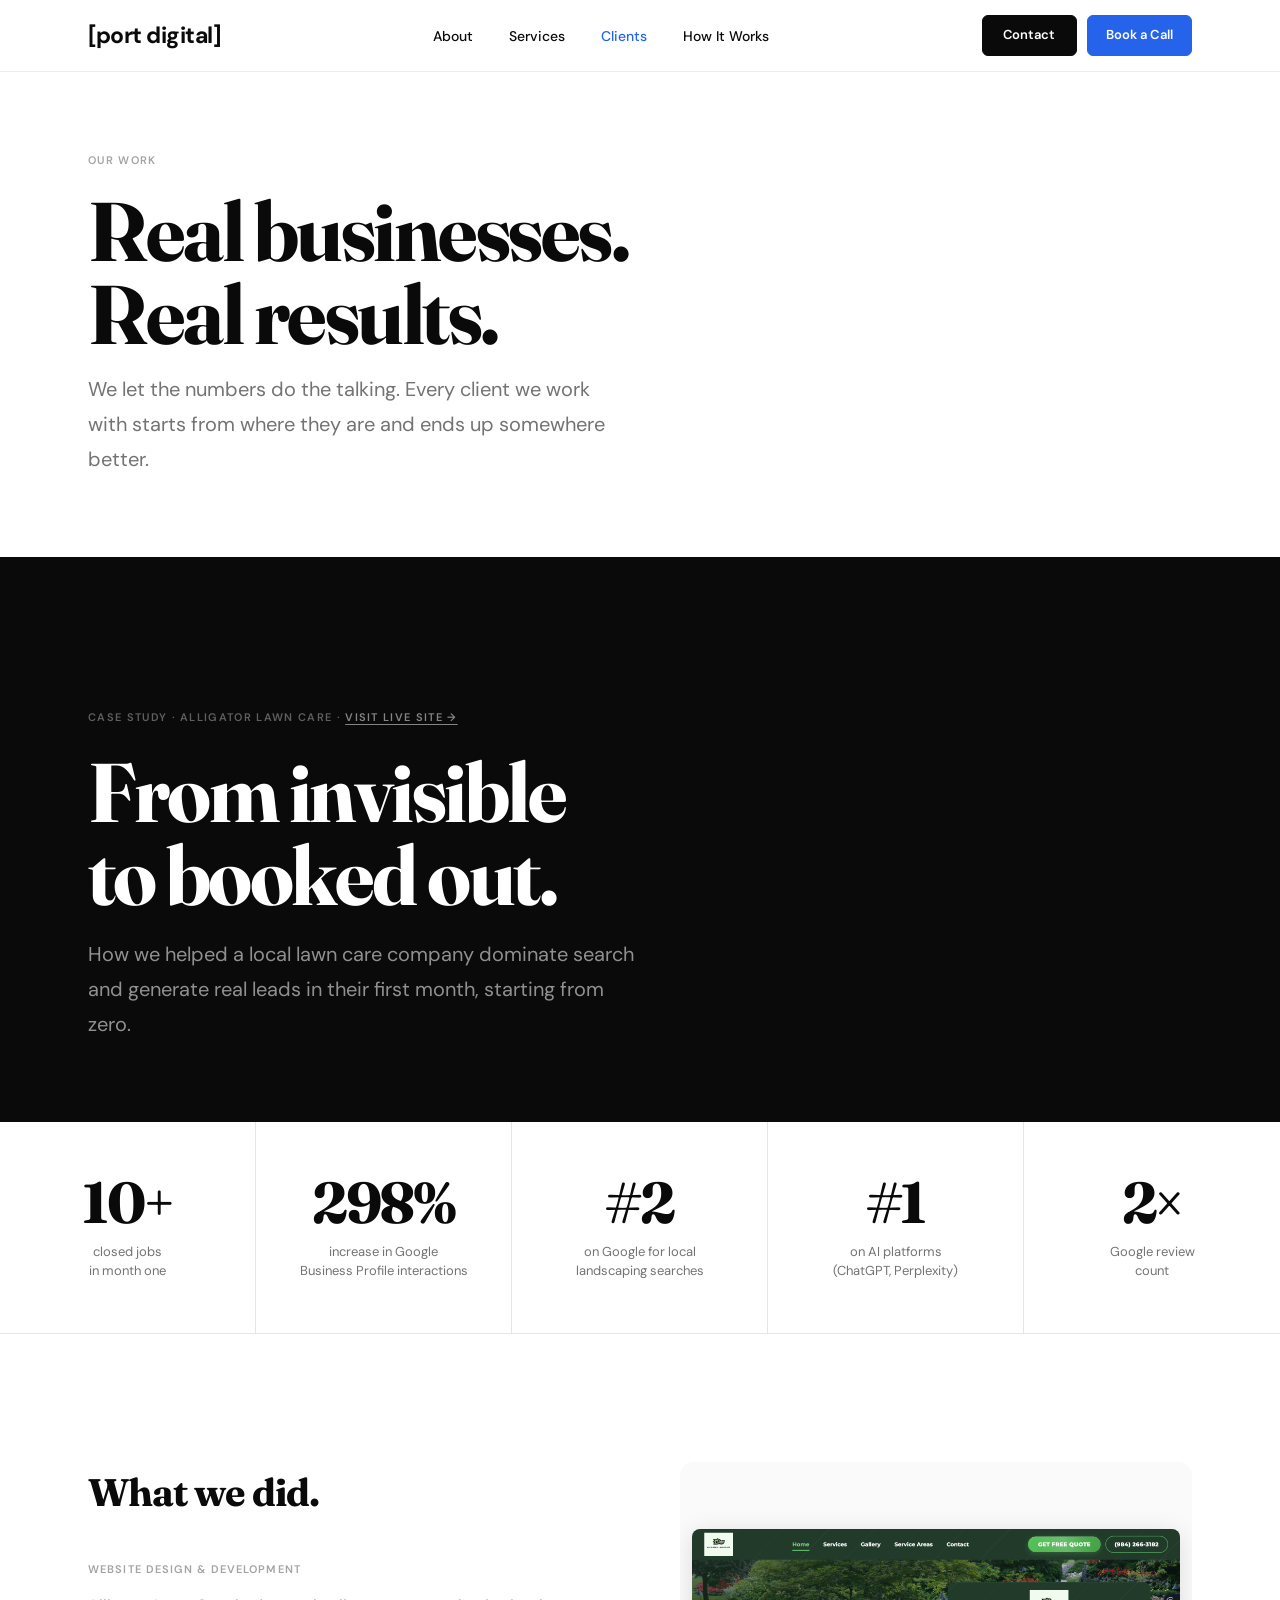
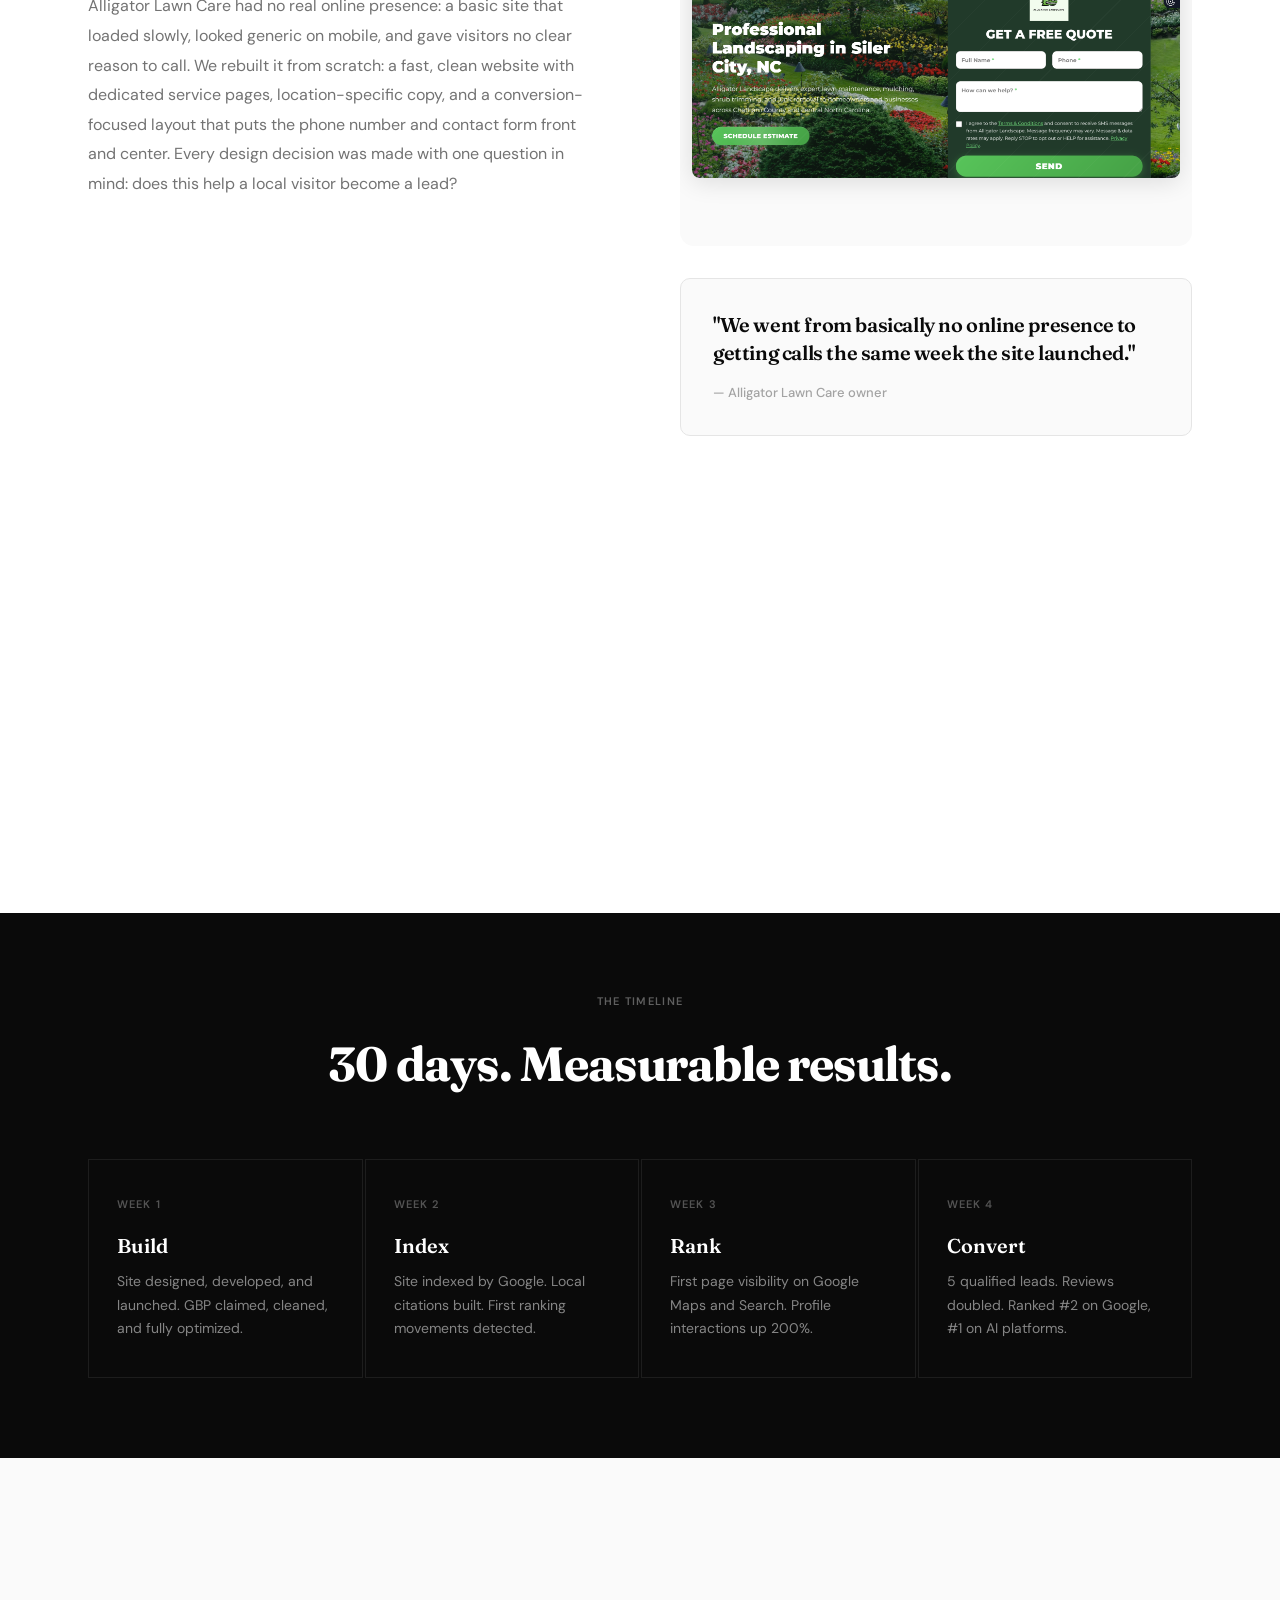
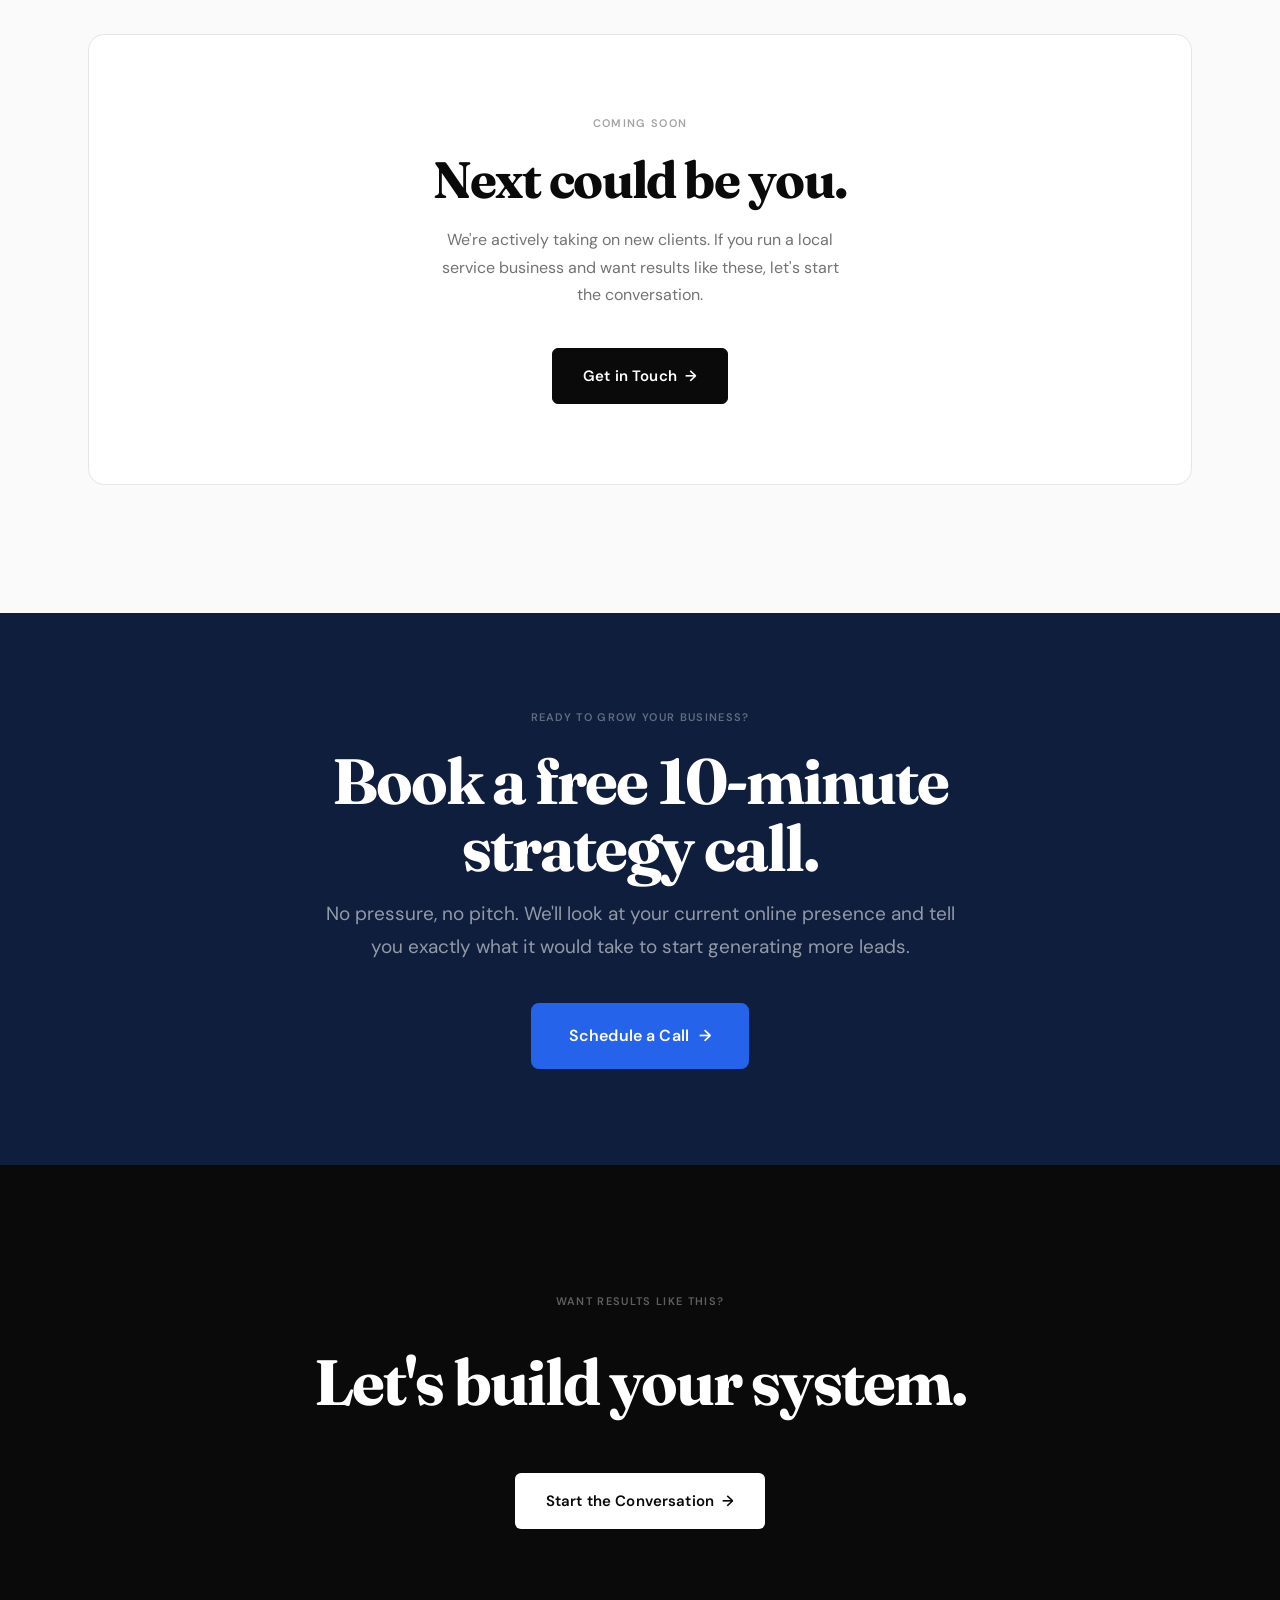
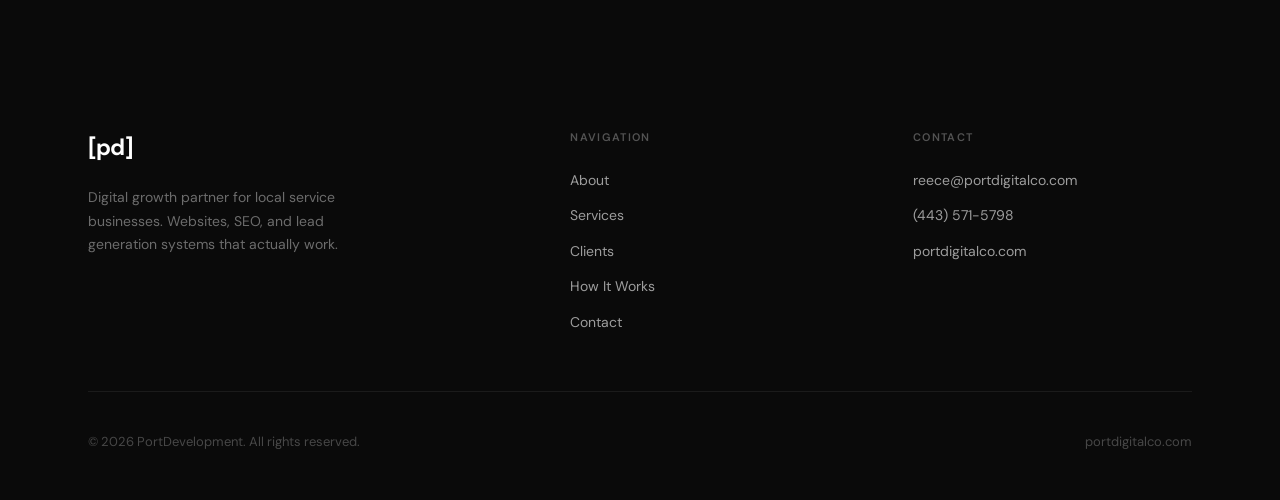
<file: PortDevelopment/clients.html>
<!DOCTYPE html>
<html lang="en">
<head>
  <meta charset="UTF-8" />
  <meta name="viewport" content="width=device-width, initial-scale=1.0" />
  <title>Clients — Port Digital</title>
  <meta name="description" content="Real results for real local businesses. See how Port Digital helped Alligator Lawn Care generate 10+ closed jobs, rank #2 on Google, and grow 300% in their first month." />
  <meta name="robots" content="index, follow" />
  <link rel="canonical" href="https://portdigitalco.com/clients.html" />
  <meta property="og:title"       content="Clients — Port Digital" />
  <meta property="og:description" content="Real businesses. Real results. See our work." />
  <meta property="og:type"        content="website" />
  <meta property="og:url"         content="https://portdigitalco.com/clients.html" />
  <link rel="stylesheet" href="style.css" />
</head>
<body>

  <div class="cursor-dot"  aria-hidden="true"></div>
  <div class="cursor-ring" aria-hidden="true"></div>

  <!-- =====================================================
       NAVIGATION
  ====================================================== -->
  <nav class="nav" role="navigation" aria-label="Main navigation">
    <div class="container">
      <a href="index.html" class="nav-logo" aria-label="Port Digital — home">
        <span class="logo-bracket logo-bracket-left">[</span><span class="logo-letters">pd</span><span class="logo-bracket logo-bracket-right">]</span>
      </a>
      <ul class="nav-links" role="list">
        <li><a href="about.html"        class="nav-link">About</a></li>
        <li><a href="services.html"     class="nav-link">Services</a></li>
        <li><a href="clients.html"      class="nav-link">Clients</a></li>
        <li><a href="how-it-works.html" class="nav-link">How It Works</a></li>
      </ul>
      <div class="nav-actions">
        <a href="contact.html" class="nav-cta-btn">Contact</a>
        <a href="https://api.leadconnectorhq.com/widget/booking/b9j4QU3I5nlOsGMwjcgt" class="nav-schedule-btn" target="_blank" rel="noopener">Book a Call</a>
      </div>
      <button class="nav-ham" aria-label="Open menu" aria-expanded="false">
        <span class="ham-line"></span>
        <span class="ham-line"></span>
        <span class="ham-line"></span>
      </button>
    </div>
  </nav>

  <div class="nav-drawer" aria-hidden="true">
    <a href="about.html">About</a>
    <a href="services.html">Services</a>
    <a href="clients.html">Clients</a>
    <a href="how-it-works.html">How It Works</a>
    <a href="contact.html">Contact</a>
    <div class="drawer-contact">
      <a href="mailto:reece@portdigitalco.com">reece@portdigitalco.com</a>
    </div>
  </div>

  <main>

    <!-- =====================================================
         INTRO
    ====================================================== -->
    <section class="clients-intro" aria-labelledby="clients-heading">
      <div class="container">
        <span class="eyebrow reveal">Our Work</span>
        <h1 class="disp-lg reveal reveal-d1" id="clients-heading" style="margin-top:20px;">
          Real businesses.<br>Real results.
        </h1>
        <div class="clients-intro-sub reveal reveal-d2">
          <p>We let the numbers do the talking. Every client we work with starts from where they are and ends up somewhere better.</p>
        </div>
      </div>
    </section>

    <!-- =====================================================
         ALLIGATOR CASE STUDY HERO CALLOUT
    ====================================================== -->
    <section class="case-hero" aria-labelledby="case-heading">
      <div class="container">
        <span class="eyebrow reveal" style="display:block;">Case Study · Alligator Lawn Care · <a href="https://alligatorlawnservice.com" target="_blank" rel="noopener" style="color:rgba(255,255,255,0.5); text-decoration:underline; text-underline-offset:3px; font-size:inherit; font-weight:inherit; letter-spacing:inherit; text-transform:inherit; transition:color 0.2s;" onmouseover="this.style.color='rgba(255,255,255,0.85)'" onmouseout="this.style.color='rgba(255,255,255,0.5)'">Visit Live Site →</a></span>
        <h2 class="disp-lg reveal reveal-d1" id="case-heading" style="margin-top:20px; color:var(--white);">
          From invisible<br>to booked out.
        </h2>
        <div class="page-hero-sub reveal reveal-d2">
          <p>How we helped a local lawn care company dominate search and generate real leads in their first month, starting from zero.</p>
        </div>
      </div>
    </section>

    <!-- =====================================================
         RESULTS STRIP
    ====================================================== -->
    <div class="results-strip" aria-label="Key results">
      <div class="results-grid">

        <div class="result-cell reveal">
          <div class="result-num" data-count="10" data-suffix="+">10+</div>
          <div class="result-label">closed jobs<br>in month one</div>
        </div>

        <div class="result-cell reveal reveal-d1">
          <div class="result-num" data-count="300" data-suffix="%">300%</div>
          <div class="result-label">increase in Google<br>Business Profile interactions</div>
        </div>

        <div class="result-cell reveal reveal-d2">
          <div class="result-num">#2</div>
          <div class="result-label">on Google for local<br>landscaping searches</div>
        </div>

        <div class="result-cell reveal reveal-d3">
          <div class="result-num">#1</div>
          <div class="result-label">on AI platforms<br>(ChatGPT, Perplexity)</div>
        </div>

        <div class="result-cell reveal reveal-d4">
          <div class="result-num" data-count="2" data-suffix="×">2×</div>
          <div class="result-label">Google review<br>count</div>
        </div>

      </div>
    </div>

    <!-- =====================================================
         CASE BODY
    ====================================================== -->
    <section class="case-body section" aria-labelledby="what-we-did-heading">
      <div class="container">
        <div class="case-inner">

          <div class="case-text">
            <h2 id="what-we-did-heading" class="reveal">What we did.</h2>

            <div class="case-grafs">

              <div class="reveal reveal-d1">
                <p style="font-size:11px; font-weight:600; letter-spacing:0.1em; text-transform:uppercase; color:var(--gray-400); margin-bottom:12px;">Website Design &amp; Development</p>
                <p>Alligator Lawn Care had no real online presence: a basic site that loaded slowly, looked generic on mobile, and gave visitors no clear reason to call. We rebuilt it from scratch: a fast, clean website with dedicated service pages, location-specific copy, and a conversion-focused layout that puts the phone number and contact form front and center. Every design decision was made with one question in mind: does this help a local visitor become a lead?</p>
              </div>

              <div class="reveal reveal-d2">
                <p style="font-size:11px; font-weight:600; letter-spacing:0.1em; text-transform:uppercase; color:var(--gray-400); margin-bottom:12px;">Local SEO &amp; GBP Optimization</p>
                <p>Google Business Profile is the single most valuable asset for a local service business, and most businesses leave it almost completely untouched. We audited and rebuilt Alligator's GBP from the ground up: accurate service area definitions, keyword-rich business descriptions, a structured photo strategy, and consistent NAP data across the web. Combined with on-site local SEO, the result was a 300% spike in profile interactions and a second-place ranking on Google within the first month of going live.</p>
              </div>

              <div class="reveal reveal-d3">
                <p style="font-size:11px; font-weight:600; letter-spacing:0.1em; text-transform:uppercase; color:var(--gray-400); margin-bottom:12px;">Review Generation</p>
                <p>Reviews are both social proof and a direct ranking signal. We implemented a simple, low-friction review generation process, a system that made it easy for Alligator's satisfied customers to leave honest feedback on Google. Within 30 days, their review count had doubled. More reviews meant higher trust, better rankings, and stronger visibility on AI platforms like ChatGPT and Perplexity, which increasingly pull from verified local business data when recommending service providers.</p>
              </div>

            </div>
          </div>

          <div class="reveal reveal-d1">
            <a href="https://alligatorlawnservice.com" target="_blank" rel="noopener" class="case-visual" style="background:var(--gray-50); padding:12px; display:flex; align-items:center; justify-content:center;">
              <img src="alligator-screenshot.png" alt="Alligator Lawn Care website screenshot" style="width:100%; height:auto; object-fit:contain; display:block; border-radius:8px; box-shadow:0 4px 24px rgba(0,0,0,0.12);" />
            </a>

            <!-- Quote -->
            <div style="margin-top:32px; padding:32px; background:var(--gray-50); border-radius:10px; border:1px solid var(--gray-200);">
              <p style="font-family:var(--font-display); font-size:20px; font-weight:600; letter-spacing:-0.02em; line-height:1.4; color:var(--black); margin-bottom:16px;">
                "We went from basically no online presence to getting calls the same week the site launched."
              </p>
              <p style="font-size:13px; color:var(--gray-400); font-weight:500;">— Alligator Lawn Care owner</p>
            </div>
          </div>

        </div>
      </div>
    </section>

    <!-- =====================================================
         TIMELINE STRIP
    ====================================================== -->
    <section class="section" style="background:var(--black); color:var(--white); padding:80px 0;" aria-label="Timeline">
      <div class="container">
        <div class="reveal text-center" style="margin-bottom:56px;">
          <span class="eyebrow" style="color:rgba(255,255,255,0.35); display:block; margin-bottom:16px;">The Timeline</span>
          <h2 style="font-family:var(--font-display); font-size:clamp(28px,4vw,48px); font-weight:700; letter-spacing:-0.025em; color:var(--white);">30 days. Measurable results.</h2>
        </div>

        <div style="display:grid; grid-template-columns:repeat(4,1fr); gap:2px;">
          <div class="reveal" style="padding:36px 28px; border:1px solid rgba(255,255,255,0.08);">
            <div style="font-size:11px; font-weight:600; letter-spacing:0.1em; text-transform:uppercase; color:rgba(255,255,255,0.3); margin-bottom:16px;">Week 1</div>
            <div style="font-family:var(--font-display); font-size:20px; font-weight:600; color:var(--white); margin-bottom:8px;">Build</div>
            <p style="font-size:14px; color:rgba(255,255,255,0.5); line-height:1.7;">Site designed, developed, and launched. GBP claimed, cleaned, and fully optimized.</p>
          </div>
          <div class="reveal reveal-d1" style="padding:36px 28px; border:1px solid rgba(255,255,255,0.08);">
            <div style="font-size:11px; font-weight:600; letter-spacing:0.1em; text-transform:uppercase; color:rgba(255,255,255,0.3); margin-bottom:16px;">Week 2</div>
            <div style="font-family:var(--font-display); font-size:20px; font-weight:600; color:var(--white); margin-bottom:8px;">Index</div>
            <p style="font-size:14px; color:rgba(255,255,255,0.5); line-height:1.7;">Site indexed by Google. Local citations built. First ranking movements detected.</p>
          </div>
          <div class="reveal reveal-d2" style="padding:36px 28px; border:1px solid rgba(255,255,255,0.08);">
            <div style="font-size:11px; font-weight:600; letter-spacing:0.1em; text-transform:uppercase; color:rgba(255,255,255,0.3); margin-bottom:16px;">Week 3</div>
            <div style="font-family:var(--font-display); font-size:20px; font-weight:600; color:var(--white); margin-bottom:8px;">Rank</div>
            <p style="font-size:14px; color:rgba(255,255,255,0.5); line-height:1.7;">First page visibility on Google Maps and Search. Profile interactions up 200%.</p>
          </div>
          <div class="reveal reveal-d3" style="padding:36px 28px; border:1px solid rgba(255,255,255,0.08);">
            <div style="font-size:11px; font-weight:600; letter-spacing:0.1em; text-transform:uppercase; color:rgba(255,255,255,0.3); margin-bottom:16px;">Week 4</div>
            <div style="font-family:var(--font-display); font-size:20px; font-weight:600; color:var(--white); margin-bottom:8px;">Convert</div>
            <p style="font-size:14px; color:rgba(255,255,255,0.5); line-height:1.7;">5 qualified leads. Reviews doubled. Ranked #2 on Google, #1 on AI platforms.</p>
          </div>
        </div>
      </div>
    </section>

    <!-- =====================================================
         NEXT CLIENT CARD
    ====================================================== -->
    <section class="section" style="background:var(--gray-50);" aria-label="Next client">
      <div class="container">
        <div class="reveal">
          <div class="next-client-card">
            <span class="eyebrow" style="color:var(--gray-400);">Coming Soon</span>
            <h3>Next could be you.</h3>
            <p>We're actively taking on new clients. If you run a local service business and want results like these, let's start the conversation.</p>
            <a href="contact.html" class="btn btn-primary">
              Get in Touch <span class="btn-arrow-icon">→</span>
            </a>
          </div>
        </div>
      </div>
    </section>

    <!-- =====================================================
         PRE-FOOTER CTA
    ====================================================== -->
    <section class="pre-footer-cta" aria-label="Schedule a call">
      <div class="container">
        <div class="pfc-inner reveal">
          <span class="eyebrow">Ready to grow your business?</span>
          <h2 class="pfc-title">Book a free 10-minute<br>strategy call.</h2>
          <p class="pfc-sub">No pressure, no pitch. We'll look at your current online presence and tell you exactly what it would take to start generating more leads.</p>
          <a href="https://api.leadconnectorhq.com/widget/booking/b9j4QU3I5nlOsGMwjcgt" class="btn-schedule-lg" target="_blank" rel="noopener">
            Schedule a Call <span class="btn-arrow-icon">→</span>
          </a>
        </div>
      </div>
    </section>

    <!-- =====================================================
         CTA
    ====================================================== -->
    <section class="cta-section" aria-labelledby="clients-cta-heading">
      <div class="container">
        <div class="reveal">
          <span class="eyebrow" style="display:block; margin-bottom:20px;">Want results like this?</span>
          <h2 class="cta-title" id="clients-cta-heading">Let's build your system.</h2>
          <a href="contact.html" class="btn btn-white">
            Start the Conversation <span class="btn-arrow-icon">→</span>
          </a>
        </div>
      </div>
    </section>

  </main>

  <!-- =====================================================
       FOOTER
  ====================================================== -->
  <footer class="footer" role="contentinfo">
    <div class="container">
      <div class="footer-grid">
        <div class="footer-brand">
          <a href="index.html" class="nav-logo" aria-label="Port Digital">
            <span class="logo-bracket logo-bracket-left">[</span><span class="logo-letters">pd</span><span class="logo-bracket logo-bracket-right">]</span>
          </a>
          <p>Digital growth partner for local service businesses. Websites, SEO, and lead generation systems that actually work.</p>
        </div>
        <nav class="footer-col" aria-label="Site navigation">
          <h5>Navigation</h5>
          <ul>
            <li><a href="about.html">About</a></li>
            <li><a href="services.html">Services</a></li>
            <li><a href="clients.html">Clients</a></li>
            <li><a href="how-it-works.html">How It Works</a></li>
            <li><a href="contact.html">Contact</a></li>
          </ul>
        </nav>
        <div class="footer-col">
          <h5>Contact</h5>
          <ul>
            <li><a href="mailto:reece@portdigitalco.com">reece@portdigitalco.com</a></li>
            <li><a href="tel:+14435715798">(443) 571-5798</a></li>
            <li><a href="https://portdigitalco.com">portdigitalco.com</a></li>
          </ul>
        </div>
      </div>
      <div class="footer-bottom">
        <p>© 2026 PortDevelopment. All rights reserved.</p>
        <p>portdigitalco.com</p>
      </div>
    </div>
  </footer>

  <script src="script.js"></script>
</body>
</html>
</file>
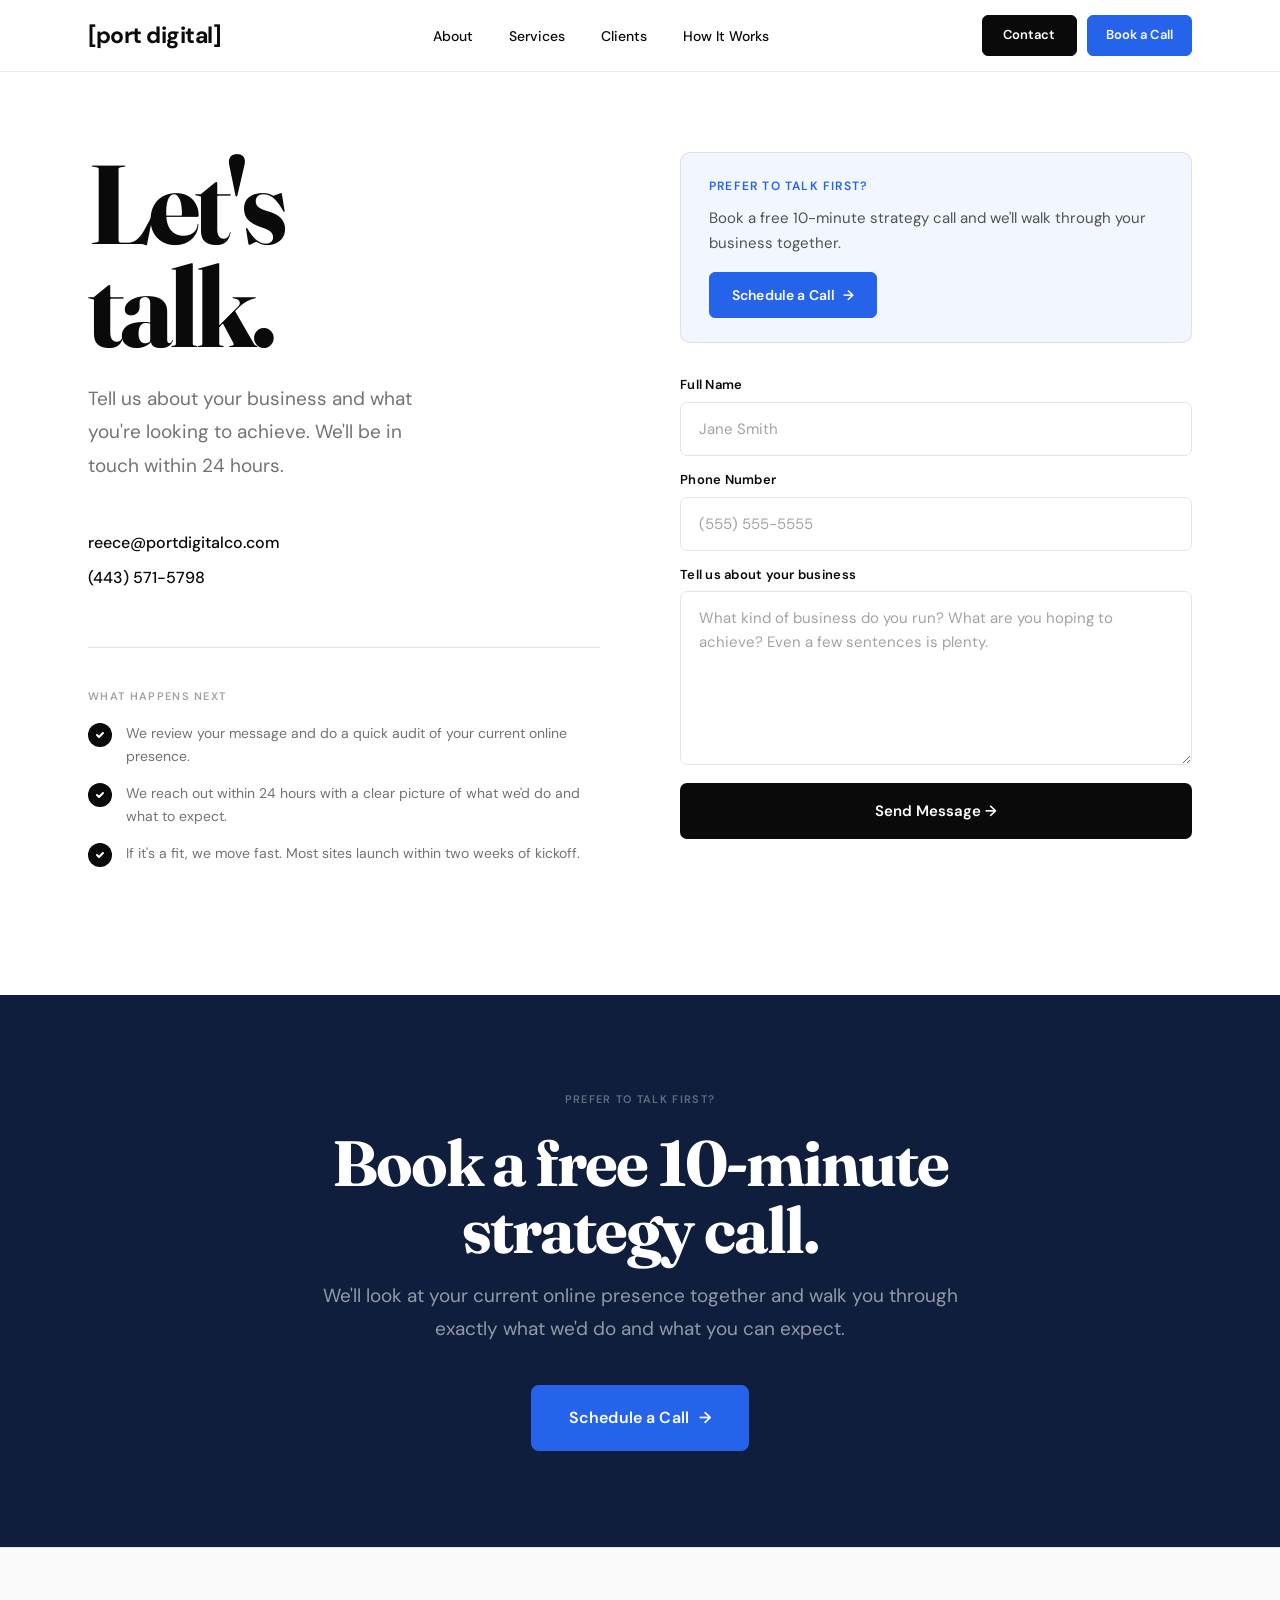
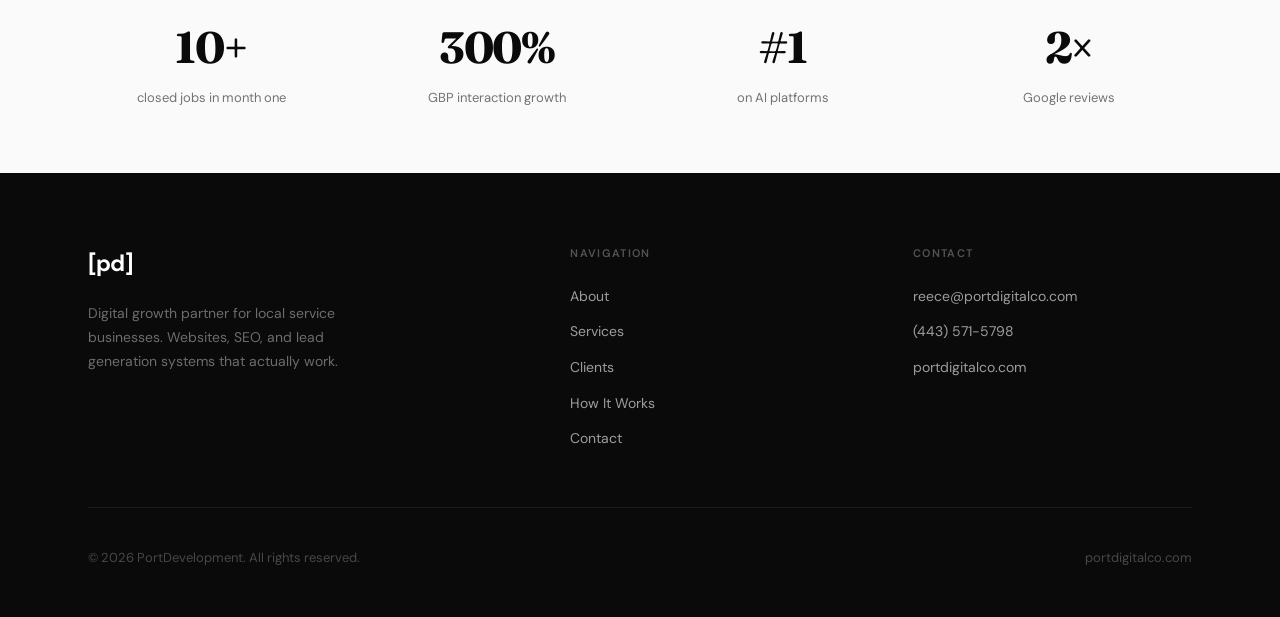
<file: PortDevelopment/contact.html>
<!DOCTYPE html>
<html lang="en">
<head>
  <meta charset="UTF-8" />
  <meta name="viewport" content="width=device-width, initial-scale=1.0" />
  <title>Contact — PortDevelopment</title>
  <meta name="description" content="Tell us about your business and we'll be in touch within 24 hours. PortDevelopment helps local service businesses get found, get leads, and grow." />
  <meta name="robots" content="index, follow" />
  <link rel="canonical" href="https://portdigitalco.com/contact.html" />
  <meta property="og:title"       content="Contact — PortDevelopment" />
  <meta property="og:description" content="Tell us about your business and we'll be in touch within 24 hours." />
  <meta property="og:type"        content="website" />
  <meta property="og:url"         content="https://portdigitalco.com/contact.html" />
  <link rel="stylesheet" href="style.css" />
</head>
<body>

  <div class="cursor-dot"  aria-hidden="true"></div>
  <div class="cursor-ring" aria-hidden="true"></div>

  <!-- =====================================================
       NAVIGATION
  ====================================================== -->
  <nav class="nav" role="navigation" aria-label="Main navigation">
    <div class="container">
      <a href="index.html" class="nav-logo" aria-label="Port Digital — home">
        <span class="logo-bracket logo-bracket-left">[</span><span class="logo-letters">pd</span><span class="logo-bracket logo-bracket-right">]</span>
      </a>
      <ul class="nav-links" role="list">
        <li><a href="about.html"        class="nav-link">About</a></li>
        <li><a href="services.html"     class="nav-link">Services</a></li>
        <li><a href="clients.html"      class="nav-link">Clients</a></li>
        <li><a href="how-it-works.html" class="nav-link">How It Works</a></li>
      </ul>
      <div class="nav-actions">
        <a href="contact.html" class="nav-cta-btn">Contact</a>
        <a href="https://api.leadconnectorhq.com/widget/booking/b9j4QU3I5nlOsGMwjcgt" class="nav-schedule-btn" target="_blank" rel="noopener">Book a Call</a>
      </div>
      <button class="nav-ham" aria-label="Open menu" aria-expanded="false">
        <span class="ham-line"></span>
        <span class="ham-line"></span>
        <span class="ham-line"></span>
      </button>
    </div>
  </nav>

  <div class="nav-drawer" aria-hidden="true">
    <a href="about.html">About</a>
    <a href="services.html">Services</a>
    <a href="clients.html">Clients</a>
    <a href="how-it-works.html">How It Works</a>
    <a href="contact.html">Contact</a>
    <div class="drawer-contact">
      <a href="mailto:reece@portdigitalco.com">reece@portdigitalco.com</a>
    </div>
  </div>

  <main>

    <!-- =====================================================
         CONTACT PAGE
    ====================================================== -->
    <section class="contact-page" aria-labelledby="contact-heading">
      <div class="container">
        <div class="contact-grid">

          <!-- Left: info -->
          <div class="contact-info">
            <h1 class="reveal" id="contact-heading">Let's<br>talk.</h1>
            <p class="c-sub reveal reveal-d1">
              Tell us about your business and what you're looking to achieve. We'll be in touch within 24 hours.
            </p>

            <div class="c-details reveal reveal-d2">
              <a href="mailto:reece@portdigitalco.com">reece@portdigitalco.com</a>
              <a href="tel:+14435715798">(443) 571-5798</a>
            </div>

            <!-- Small trust note -->
            <div class="reveal reveal-d3" style="margin-top:56px; padding-top:40px; border-top:1px solid var(--gray-200);">
              <span class="eyebrow" style="display:block; margin-bottom:16px;">What happens next</span>
              <div style="display:flex; flex-direction:column; gap:14px;">
                <div style="display:flex; gap:14px; align-items:flex-start;">
                  <span style="flex-shrink:0; width:24px; height:24px; background:var(--black); border-radius:50%; display:flex; align-items:center; justify-content:center; margin-top:1px;">
                    <svg width="10" height="10" viewBox="0 0 10 10" fill="none" stroke="white" stroke-width="2" stroke-linecap="round" stroke-linejoin="round" aria-hidden="true"><polyline points="2,5 4,7 8,3"/></svg>
                  </span>
                  <p style="font-size:14px; color:var(--gray-500); line-height:1.65;">We review your message and do a quick audit of your current online presence.</p>
                </div>
                <div style="display:flex; gap:14px; align-items:flex-start;">
                  <span style="flex-shrink:0; width:24px; height:24px; background:var(--black); border-radius:50%; display:flex; align-items:center; justify-content:center; margin-top:1px;">
                    <svg width="10" height="10" viewBox="0 0 10 10" fill="none" stroke="white" stroke-width="2" stroke-linecap="round" stroke-linejoin="round" aria-hidden="true"><polyline points="2,5 4,7 8,3"/></svg>
                  </span>
                  <p style="font-size:14px; color:var(--gray-500); line-height:1.65;">We reach out within 24 hours with a clear picture of what we'd do and what to expect.</p>
                </div>
                <div style="display:flex; gap:14px; align-items:flex-start;">
                  <span style="flex-shrink:0; width:24px; height:24px; background:var(--black); border-radius:50%; display:flex; align-items:center; justify-content:center; margin-top:1px;">
                    <svg width="10" height="10" viewBox="0 0 10 10" fill="none" stroke="white" stroke-width="2" stroke-linecap="round" stroke-linejoin="round" aria-hidden="true"><polyline points="2,5 4,7 8,3"/></svg>
                  </span>
                  <p style="font-size:14px; color:var(--gray-500); line-height:1.65;">If it's a fit, we move fast. Most sites launch within two weeks of kickoff.</p>
                </div>
              </div>
            </div>
          </div>

          <!-- Right: form -->
          <div class="form-wrap reveal reveal-d1">
            <!-- Schedule option -->
            <div style="margin-bottom:32px; padding:24px 28px; background:rgba(37,99,235,0.06); border:1px solid rgba(37,99,235,0.15); border-radius:10px;">
              <p style="font-size:12px; font-weight:600; letter-spacing:0.1em; text-transform:uppercase; color:var(--blue); margin-bottom:10px;">Prefer to talk first?</p>
              <p style="font-size:15px; color:var(--gray-600); line-height:1.65; margin-bottom:16px;">Book a free 10-minute strategy call and we'll walk through your business together.</p>
              <a href="https://api.leadconnectorhq.com/widget/booking/b9j4QU3I5nlOsGMwjcgt" class="btn btn-schedule" target="_blank" rel="noopener" style="font-size:14px; padding:11px 22px;">
                Schedule a Call <span class="btn-arrow-icon">→</span>
              </a>
            </div>

            <form class="form js-form" novalidate aria-label="Contact form">
              <div class="field">
                <label for="c-name">Full Name</label>
                <input
                  type="text"
                  id="c-name"
                  name="name"
                  placeholder="Jane Smith"
                  autocomplete="name"
                  required
                />
              </div>
              <div class="field">
                <label for="c-phone">Phone Number</label>
                <input
                  type="tel"
                  id="c-phone"
                  name="phone"
                  placeholder="(555) 555-5555"
                  autocomplete="tel"
                  required
                />
              </div>
              <div class="field">
                <label for="c-msg">Tell us about your business</label>
                <textarea
                  id="c-msg"
                  name="message"
                  placeholder="What kind of business do you run? What are you hoping to achieve? Even a few sentences is plenty."
                  rows="6"
                  required
                ></textarea>
              </div>
              <button type="submit" class="form-btn">Send Message →</button>
            </form>

            <div class="form-error" role="alert">
              Something went wrong. Please try again or reach us directly at <a href="tel:+14435715798">(443) 571-5798</a>.
            </div>

            <div class="form-thanks" role="alert">
              <div class="check-icon" aria-hidden="true">
                <svg width="18" height="18" viewBox="0 0 18 18" fill="none" stroke="white" stroke-width="2.5" stroke-linecap="round" stroke-linejoin="round">
                  <polyline points="3,9 7,13 15,5"/>
                </svg>
              </div>
              <h3>Message received.</h3>
              <p>We'll review your note and be in touch within 24 hours.</p>
            </div>
          </div>

        </div>
      </div>
    </section>

    <!-- =====================================================
         PRE-FOOTER CTA
    ====================================================== -->
    <section class="pre-footer-cta" aria-label="Schedule a call">
      <div class="container">
        <div class="pfc-inner reveal">
          <span class="eyebrow">Prefer to talk first?</span>
          <h2 class="pfc-title">Book a free 10-minute<br>strategy call.</h2>
          <p class="pfc-sub">We'll look at your current online presence together and walk you through exactly what we'd do and what you can expect.</p>
          <a href="https://api.leadconnectorhq.com/widget/booking/b9j4QU3I5nlOsGMwjcgt" class="btn-schedule-lg" target="_blank" rel="noopener">
            Schedule a Call <span class="btn-arrow-icon">→</span>
          </a>
        </div>
      </div>
    </section>

    <!-- =====================================================
         BOTTOM TRUST BAR
    ====================================================== -->
    <section style="background:var(--gray-50); border-top:1px solid var(--gray-200); padding:64px 0;" aria-label="Results">
      <div class="container">
        <div style="display:grid; grid-template-columns:repeat(4,1fr); gap:40px; text-align:center;">
          <div class="reveal">
            <div style="font-family:var(--font-display); font-size:clamp(28px,4vw,44px); font-weight:700; letter-spacing:-0.03em; margin-bottom:6px;">10+</div>
            <div style="font-size:13px; color:var(--gray-500);">closed jobs in month one</div>
          </div>
          <div class="reveal reveal-d1">
            <div style="font-family:var(--font-display); font-size:clamp(28px,4vw,44px); font-weight:700; letter-spacing:-0.03em; margin-bottom:6px;">300%</div>
            <div style="font-size:13px; color:var(--gray-500);">GBP interaction growth</div>
          </div>
          <div class="reveal reveal-d2">
            <div style="font-family:var(--font-display); font-size:clamp(28px,4vw,44px); font-weight:700; letter-spacing:-0.03em; margin-bottom:6px;">#1</div>
            <div style="font-size:13px; color:var(--gray-500);">on AI platforms</div>
          </div>
          <div class="reveal reveal-d3">
            <div style="font-family:var(--font-display); font-size:clamp(28px,4vw,44px); font-weight:700; letter-spacing:-0.03em; margin-bottom:6px;">2×</div>
            <div style="font-size:13px; color:var(--gray-500);">Google reviews</div>
          </div>
        </div>
      </div>
    </section>

  </main>

  <!-- =====================================================
       FOOTER
  ====================================================== -->
  <footer class="footer" role="contentinfo">
    <div class="container">
      <div class="footer-grid">
        <div class="footer-brand">
          <a href="index.html" class="nav-logo" aria-label="Port Digital">
            <span class="logo-bracket logo-bracket-left">[</span><span class="logo-letters">pd</span><span class="logo-bracket logo-bracket-right">]</span>
          </a>
          <p>Digital growth partner for local service businesses. Websites, SEO, and lead generation systems that actually work.</p>
        </div>
        <nav class="footer-col" aria-label="Site navigation">
          <h5>Navigation</h5>
          <ul>
            <li><a href="about.html">About</a></li>
            <li><a href="services.html">Services</a></li>
            <li><a href="clients.html">Clients</a></li>
            <li><a href="how-it-works.html">How It Works</a></li>
            <li><a href="contact.html">Contact</a></li>
          </ul>
        </nav>
        <div class="footer-col">
          <h5>Contact</h5>
          <ul>
            <li><a href="mailto:reece@portdigitalco.com">reece@portdigitalco.com</a></li>
            <li><a href="tel:+14435715798">(443) 571-5798</a></li>
            <li><a href="https://portdigitalco.com">portdigitalco.com</a></li>
          </ul>
        </div>
      </div>
      <div class="footer-bottom">
        <p>© 2026 PortDevelopment. All rights reserved.</p>
        <p>portdigitalco.com</p>
      </div>
    </div>
  </footer>

  <script src="script.js"></script>
</body>
</html>
</file>
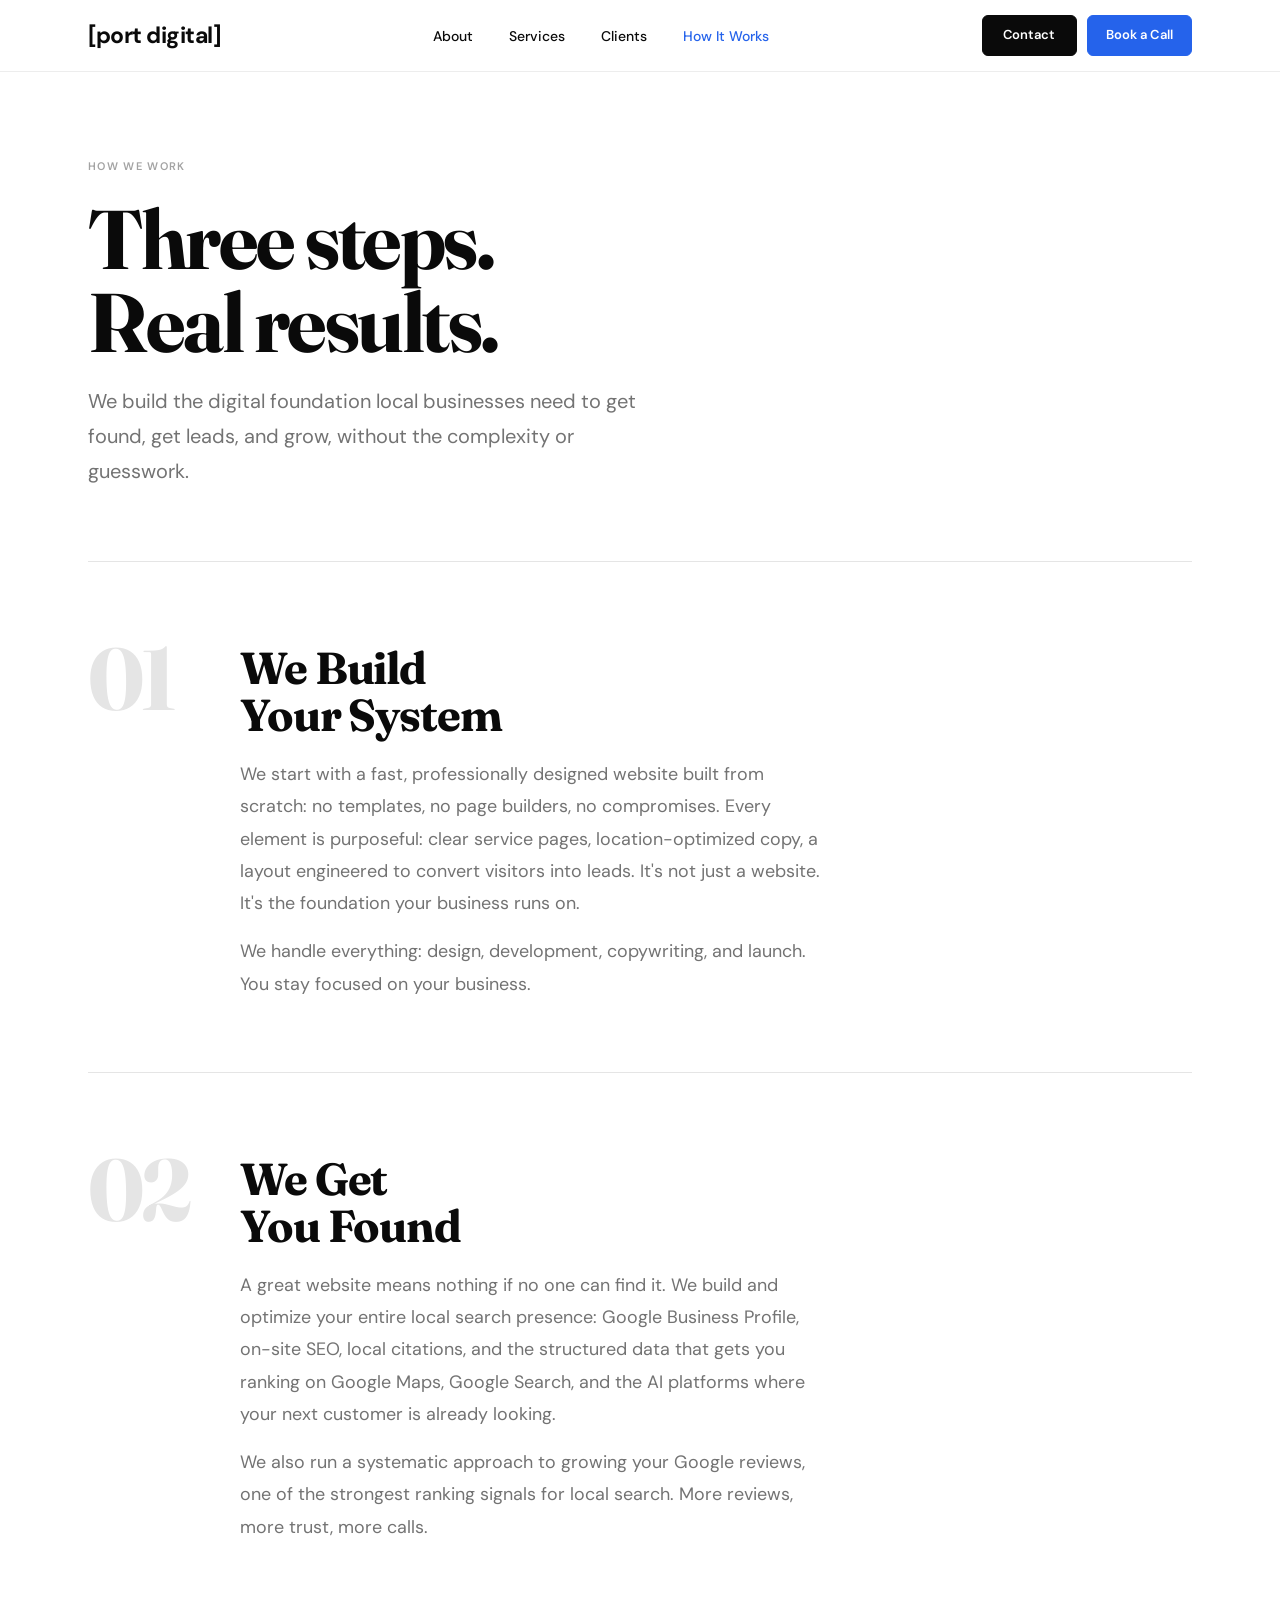
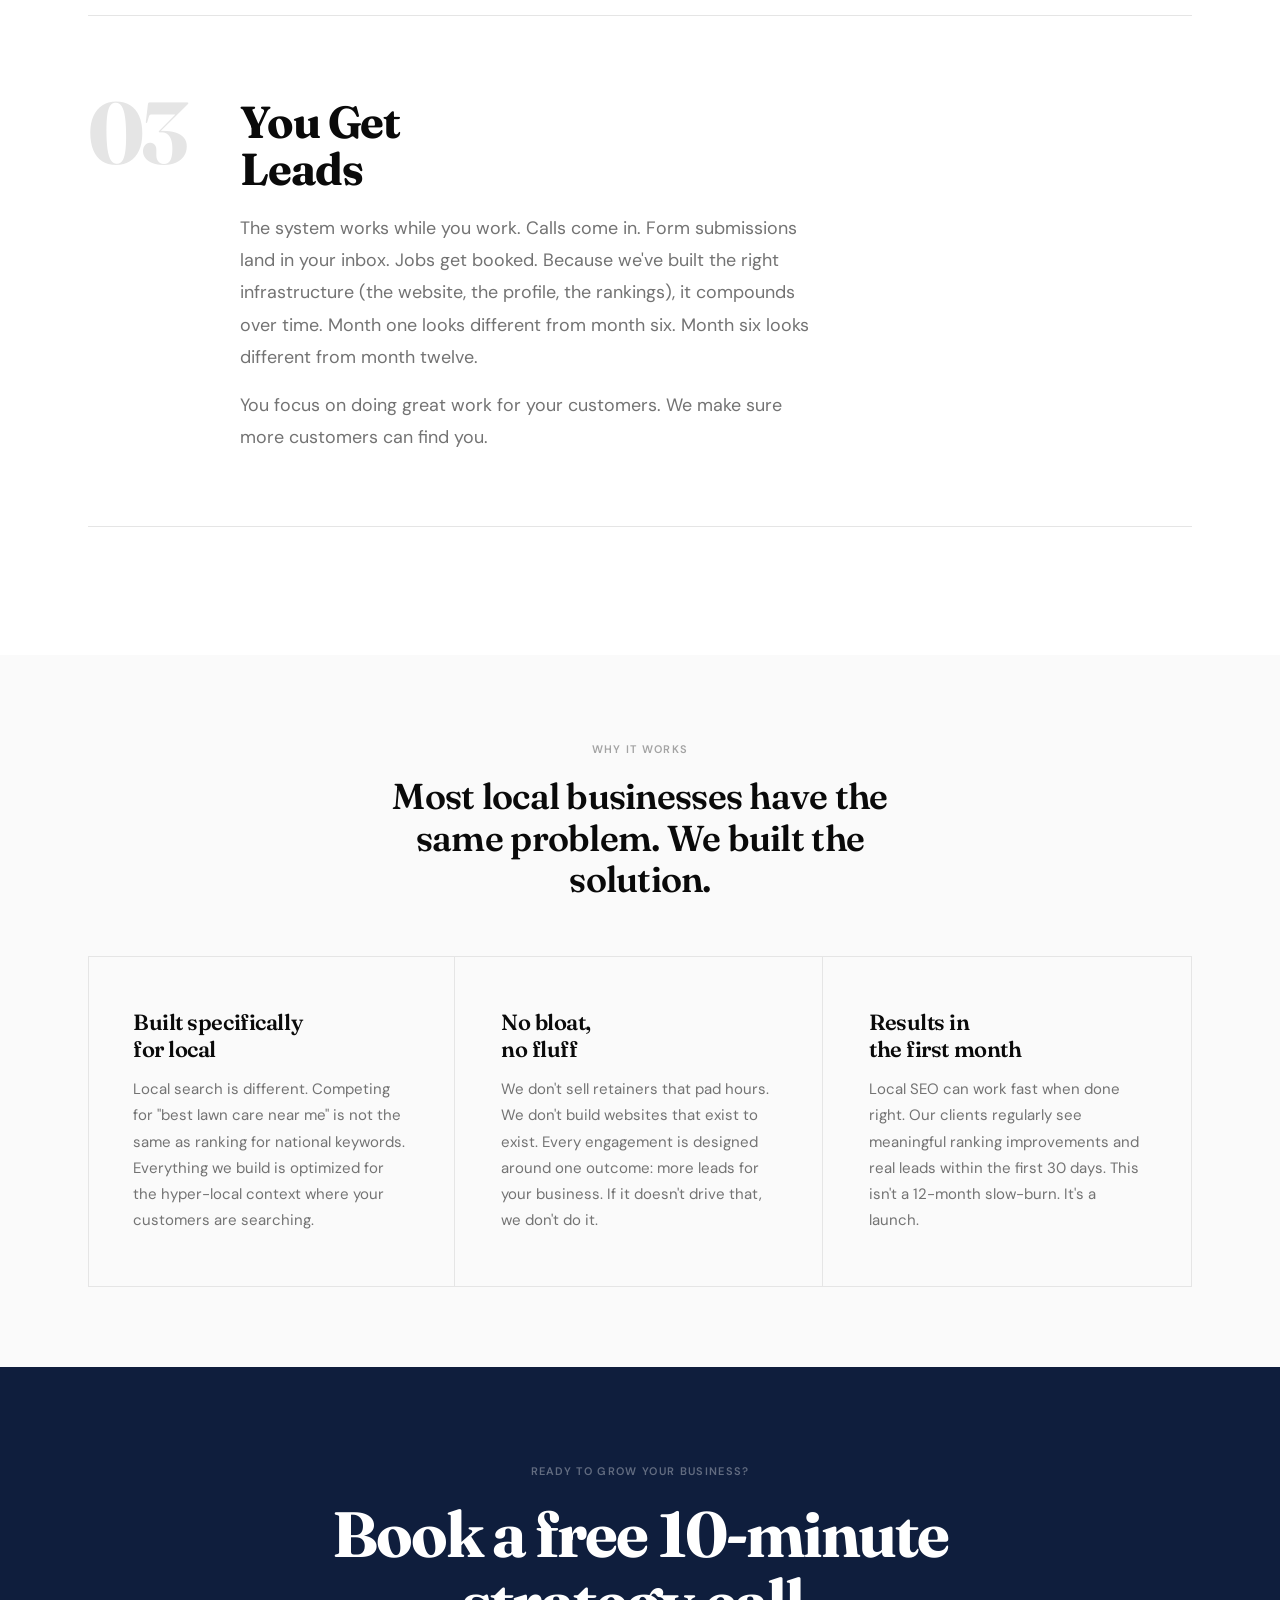
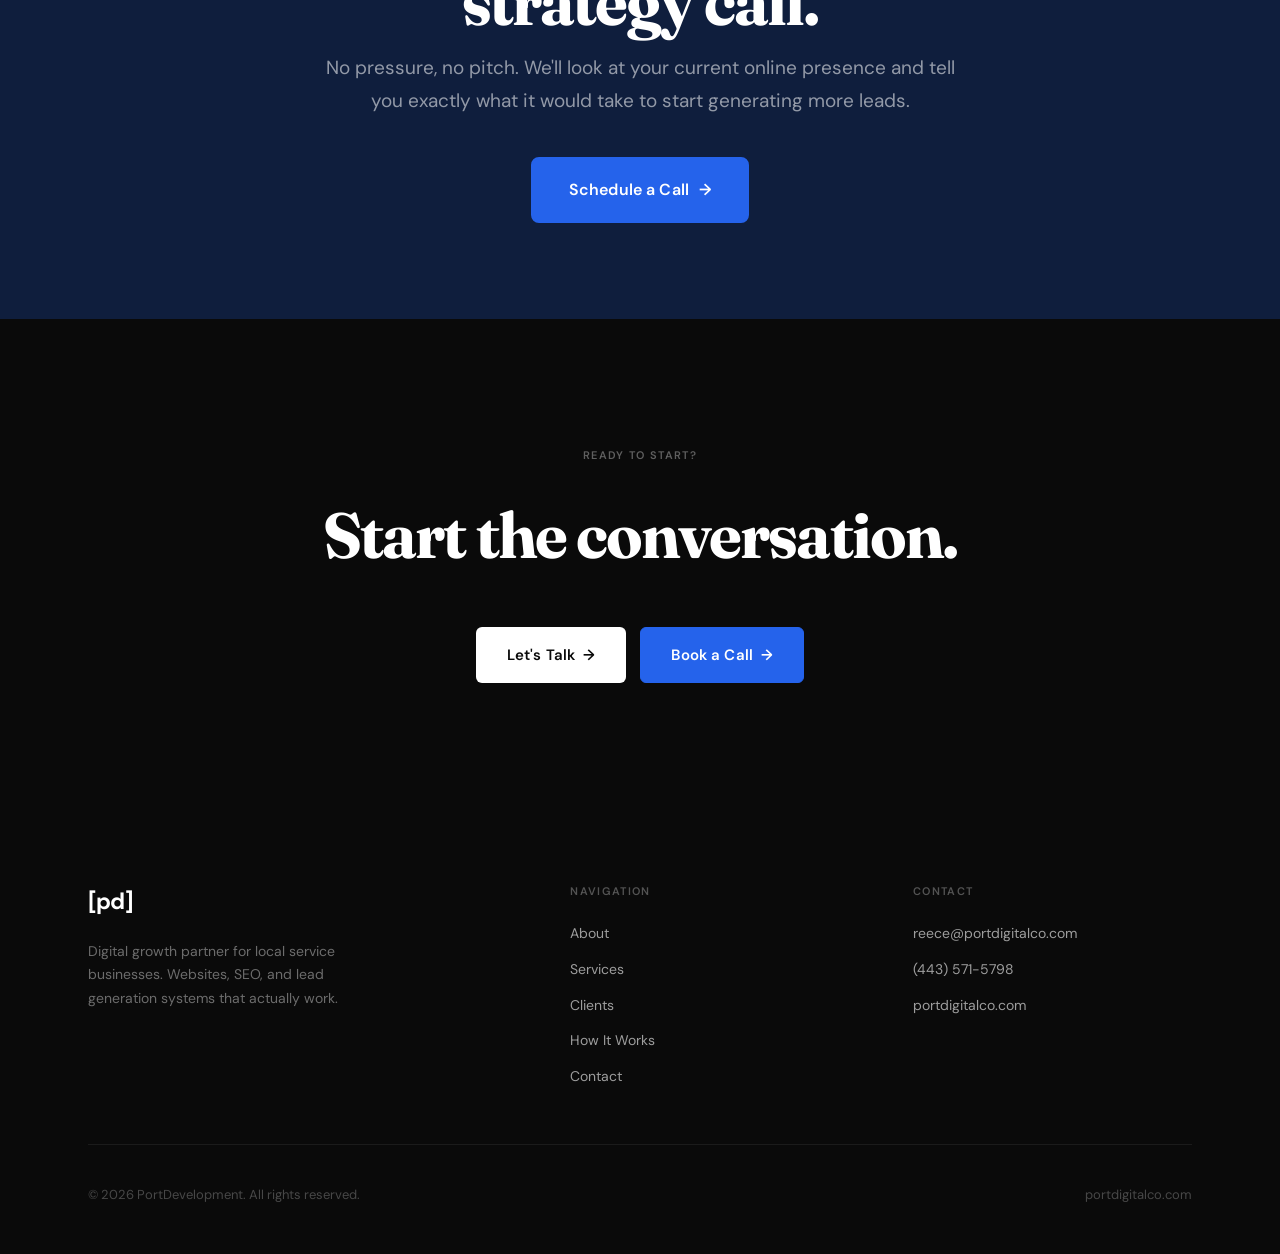
<file: PortDevelopment/how-it-works.html>
<!DOCTYPE html>
<html lang="en">
<head>
  <meta charset="UTF-8" />
  <meta name="viewport" content="width=device-width, initial-scale=1.0" />
  <title>How It Works — PortDevelopment</title>
  <meta name="description" content="See how PortDevelopment builds lead generation systems for local businesses, from website to SEO to a steady stream of calls and booked jobs." />
  <meta name="robots" content="index, follow" />
  <link rel="canonical" href="https://portdigitalco.com/how-it-works.html" />
  <meta property="og:title"       content="How It Works — PortDevelopment" />
  <meta property="og:description" content="Three steps: we build your system, we get you found, you get leads. Simple." />
  <meta property="og:type"        content="website" />
  <meta property="og:url"         content="https://portdigitalco.com/how-it-works.html" />
  <link rel="stylesheet" href="style.css" />
</head>
<body>

  <div class="cursor-dot"  aria-hidden="true"></div>
  <div class="cursor-ring" aria-hidden="true"></div>

  <!-- =====================================================
       NAVIGATION
  ====================================================== -->
  <nav class="nav" role="navigation" aria-label="Main navigation">
    <div class="container">
      <a href="index.html" class="nav-logo" aria-label="Port Digital — home">
        <span class="logo-bracket logo-bracket-left">[</span><span class="logo-letters">pd</span><span class="logo-bracket logo-bracket-right">]</span>
      </a>
      <ul class="nav-links" role="list">
        <li><a href="about.html"        class="nav-link">About</a></li>
        <li><a href="services.html"     class="nav-link">Services</a></li>
        <li><a href="clients.html"      class="nav-link">Clients</a></li>
        <li><a href="how-it-works.html" class="nav-link">How It Works</a></li>
      </ul>
      <div class="nav-actions">
        <a href="contact.html" class="nav-cta-btn">Contact</a>
        <a href="https://api.leadconnectorhq.com/widget/booking/b9j4QU3I5nlOsGMwjcgt" class="nav-schedule-btn" target="_blank" rel="noopener">Book a Call</a>
      </div>
      <button class="nav-ham" aria-label="Open menu" aria-expanded="false">
        <span class="ham-line"></span>
        <span class="ham-line"></span>
        <span class="ham-line"></span>
      </button>
    </div>
  </nav>

  <div class="nav-drawer" aria-hidden="true">
    <a href="about.html">About</a>
    <a href="services.html">Services</a>
    <a href="clients.html">Clients</a>
    <a href="how-it-works.html">How It Works</a>
    <a href="contact.html">Contact</a>
    <div class="drawer-contact">
      <a href="mailto:reece@portdigitalco.com">reece@portdigitalco.com</a>
    </div>
  </div>

  <main>

    <!-- =====================================================
         PAGE HERO
    ====================================================== -->
    <section class="page-hero" aria-labelledby="hiw-heading">
      <div class="container">
        <span class="eyebrow reveal">How We Work</span>
        <h1 class="disp-lg reveal reveal-d1" id="hiw-heading" style="margin-top:20px;">
          Three steps.<br>Real results.
        </h1>
        <div class="page-hero-sub reveal reveal-d2">
          <p>We build the digital foundation local businesses need to get found, get leads, and grow, without the complexity or guesswork.</p>
        </div>
      </div>
    </section>

    <!-- =====================================================
         STEPS
    ====================================================== -->
    <section class="steps-section section" aria-label="Our process">
      <div class="container">

        <div class="step-item reveal">
          <div class="step-num" aria-hidden="true">01</div>
          <div class="step-content">
            <h2 class="step-title">We Build<br>Your System</h2>
            <p class="step-body">
              We start with a fast, professionally designed website built from scratch: no templates, no page builders, no compromises. Every element is purposeful: clear service pages, location-optimized copy, a layout engineered to convert visitors into leads. It's not just a website. It's the foundation your business runs on.
            </p>
            <p class="step-body" style="margin-top:16px;">
              We handle everything: design, development, copywriting, and launch. You stay focused on your business.
            </p>
          </div>
        </div>

        <div class="step-item reveal">
          <div class="step-num" aria-hidden="true">02</div>
          <div class="step-content">
            <h2 class="step-title">We Get<br>You Found</h2>
            <p class="step-body">
              A great website means nothing if no one can find it. We build and optimize your entire local search presence: Google Business Profile, on-site SEO, local citations, and the structured data that gets you ranking on Google Maps, Google Search, and the AI platforms where your next customer is already looking.
            </p>
            <p class="step-body" style="margin-top:16px;">
              We also run a systematic approach to growing your Google reviews, one of the strongest ranking signals for local search. More reviews, more trust, more calls.
            </p>
          </div>
        </div>

        <div class="step-item reveal">
          <div class="step-num" aria-hidden="true">03</div>
          <div class="step-content">
            <h2 class="step-title">You Get<br>Leads</h2>
            <p class="step-body">
              The system works while you work. Calls come in. Form submissions land in your inbox. Jobs get booked. Because we've built the right infrastructure (the website, the profile, the rankings), it compounds over time. Month one looks different from month six. Month six looks different from month twelve.
            </p>
            <p class="step-body" style="margin-top:16px;">
              You focus on doing great work for your customers. We make sure more customers can find you.
            </p>
          </div>
        </div>

      </div>
    </section>

    <!-- =====================================================
         WHY IT WORKS — small callout strip
    ====================================================== -->
    <section class="section" style="background:var(--gray-50); padding-top:80px; padding-bottom:80px;" aria-label="Why it works">
      <div class="container">
        <div class="section-header reveal text-center" style="margin-bottom:56px;">
          <span class="eyebrow">Why It Works</span>
          <h2 class="disp-sm" style="margin-top:16px; max-width:560px; margin-left:auto; margin-right:auto;">
            Most local businesses have the same problem. We built the solution.
          </h2>
        </div>

        <div style="display:grid; grid-template-columns: repeat(3,1fr); gap:2px; border:1px solid var(--gray-200);">

          <div class="svc-card reveal" style="border-right:1px solid var(--gray-200);">
            <h3 class="svc-title">Built specifically<br>for local</h3>
            <p class="svc-body">Local search is different. Competing for "best lawn care near me" is not the same as ranking for national keywords. Everything we build is optimized for the hyper-local context where your customers are searching.</p>
          </div>

          <div class="svc-card reveal reveal-d1" style="border-right:1px solid var(--gray-200);">
            <h3 class="svc-title">No bloat,<br>no fluff</h3>
            <p class="svc-body">We don't sell retainers that pad hours. We don't build websites that exist to exist. Every engagement is designed around one outcome: more leads for your business. If it doesn't drive that, we don't do it.</p>
          </div>

          <div class="svc-card reveal reveal-d2">
            <h3 class="svc-title">Results in<br>the first month</h3>
            <p class="svc-body">Local SEO can work fast when done right. Our clients regularly see meaningful ranking improvements and real leads within the first 30 days. This isn't a 12-month slow-burn. It's a launch.</p>
          </div>

        </div>
      </div>
    </section>

    <!-- =====================================================
         PRE-FOOTER CTA
    ====================================================== -->
    <section class="pre-footer-cta" aria-label="Schedule a call">
      <div class="container">
        <div class="pfc-inner reveal">
          <span class="eyebrow">Ready to grow your business?</span>
          <h2 class="pfc-title">Book a free 10-minute<br>strategy call.</h2>
          <p class="pfc-sub">No pressure, no pitch. We'll look at your current online presence and tell you exactly what it would take to start generating more leads.</p>
          <a href="https://api.leadconnectorhq.com/widget/booking/b9j4QU3I5nlOsGMwjcgt" class="btn-schedule-lg" target="_blank" rel="noopener">
            Schedule a Call <span class="btn-arrow-icon">→</span>
          </a>
        </div>
      </div>
    </section>

    <!-- =====================================================
         CTA
    ====================================================== -->
    <section class="cta-section" aria-labelledby="cta-heading">
      <div class="container">
        <div class="reveal">
          <span class="eyebrow" style="display:block; margin-bottom:20px;">Ready to start?</span>
          <h2 class="cta-title" id="cta-heading">Start the conversation.</h2>
          <div style="display:flex; gap:14px; justify-content:center; flex-wrap:wrap;">
            <a href="contact.html" class="btn btn-white">
              Let's Talk <span class="btn-arrow-icon">→</span>
            </a>
            <a href="https://api.leadconnectorhq.com/widget/booking/b9j4QU3I5nlOsGMwjcgt" class="btn btn-schedule" target="_blank" rel="noopener">
              Book a Call <span class="btn-arrow-icon">→</span>
            </a>
          </div>
        </div>
      </div>
    </section>

  </main>

  <!-- =====================================================
       FOOTER
  ====================================================== -->
  <footer class="footer" role="contentinfo">
    <div class="container">
      <div class="footer-grid">
        <div class="footer-brand">
          <a href="index.html" class="nav-logo" aria-label="Port Digital">
            <span class="logo-bracket logo-bracket-left">[</span><span class="logo-letters">pd</span><span class="logo-bracket logo-bracket-right">]</span>
          </a>
          <p>Digital growth partner for local service businesses. Websites, SEO, and lead generation systems that actually work.</p>
        </div>
        <nav class="footer-col" aria-label="Site navigation">
          <h5>Navigation</h5>
          <ul>
            <li><a href="about.html">About</a></li>
            <li><a href="services.html">Services</a></li>
            <li><a href="clients.html">Clients</a></li>
            <li><a href="how-it-works.html">How It Works</a></li>
            <li><a href="contact.html">Contact</a></li>
          </ul>
        </nav>
        <div class="footer-col">
          <h5>Contact</h5>
          <ul>
            <li><a href="mailto:reece@portdigitalco.com">reece@portdigitalco.com</a></li>
            <li><a href="tel:+14435715798">(443) 571-5798</a></li>
            <li><a href="https://portdigitalco.com">portdigitalco.com</a></li>
          </ul>
        </div>
      </div>
      <div class="footer-bottom">
        <p>© 2026 PortDevelopment. All rights reserved.</p>
        <p>portdigitalco.com</p>
      </div>
    </div>
  </footer>

  <script src="script.js"></script>
</body>
</html>
</file>
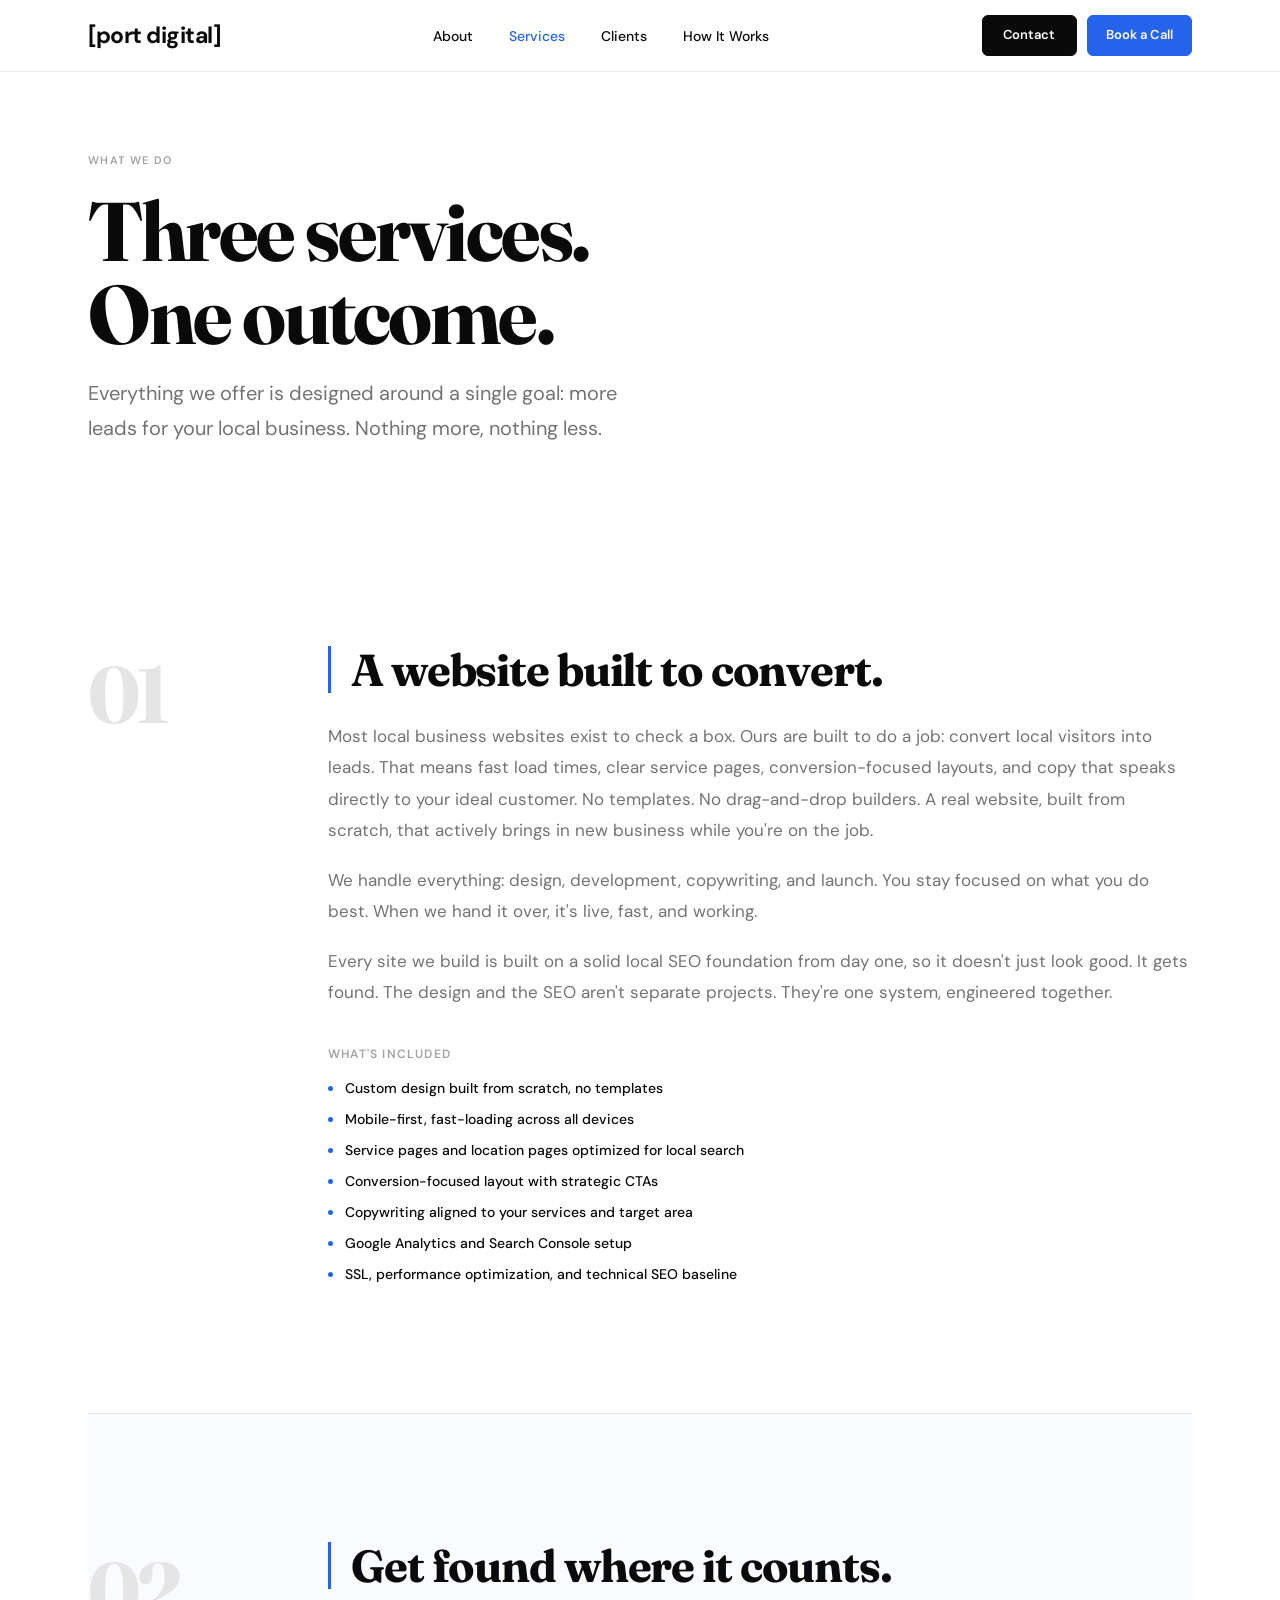
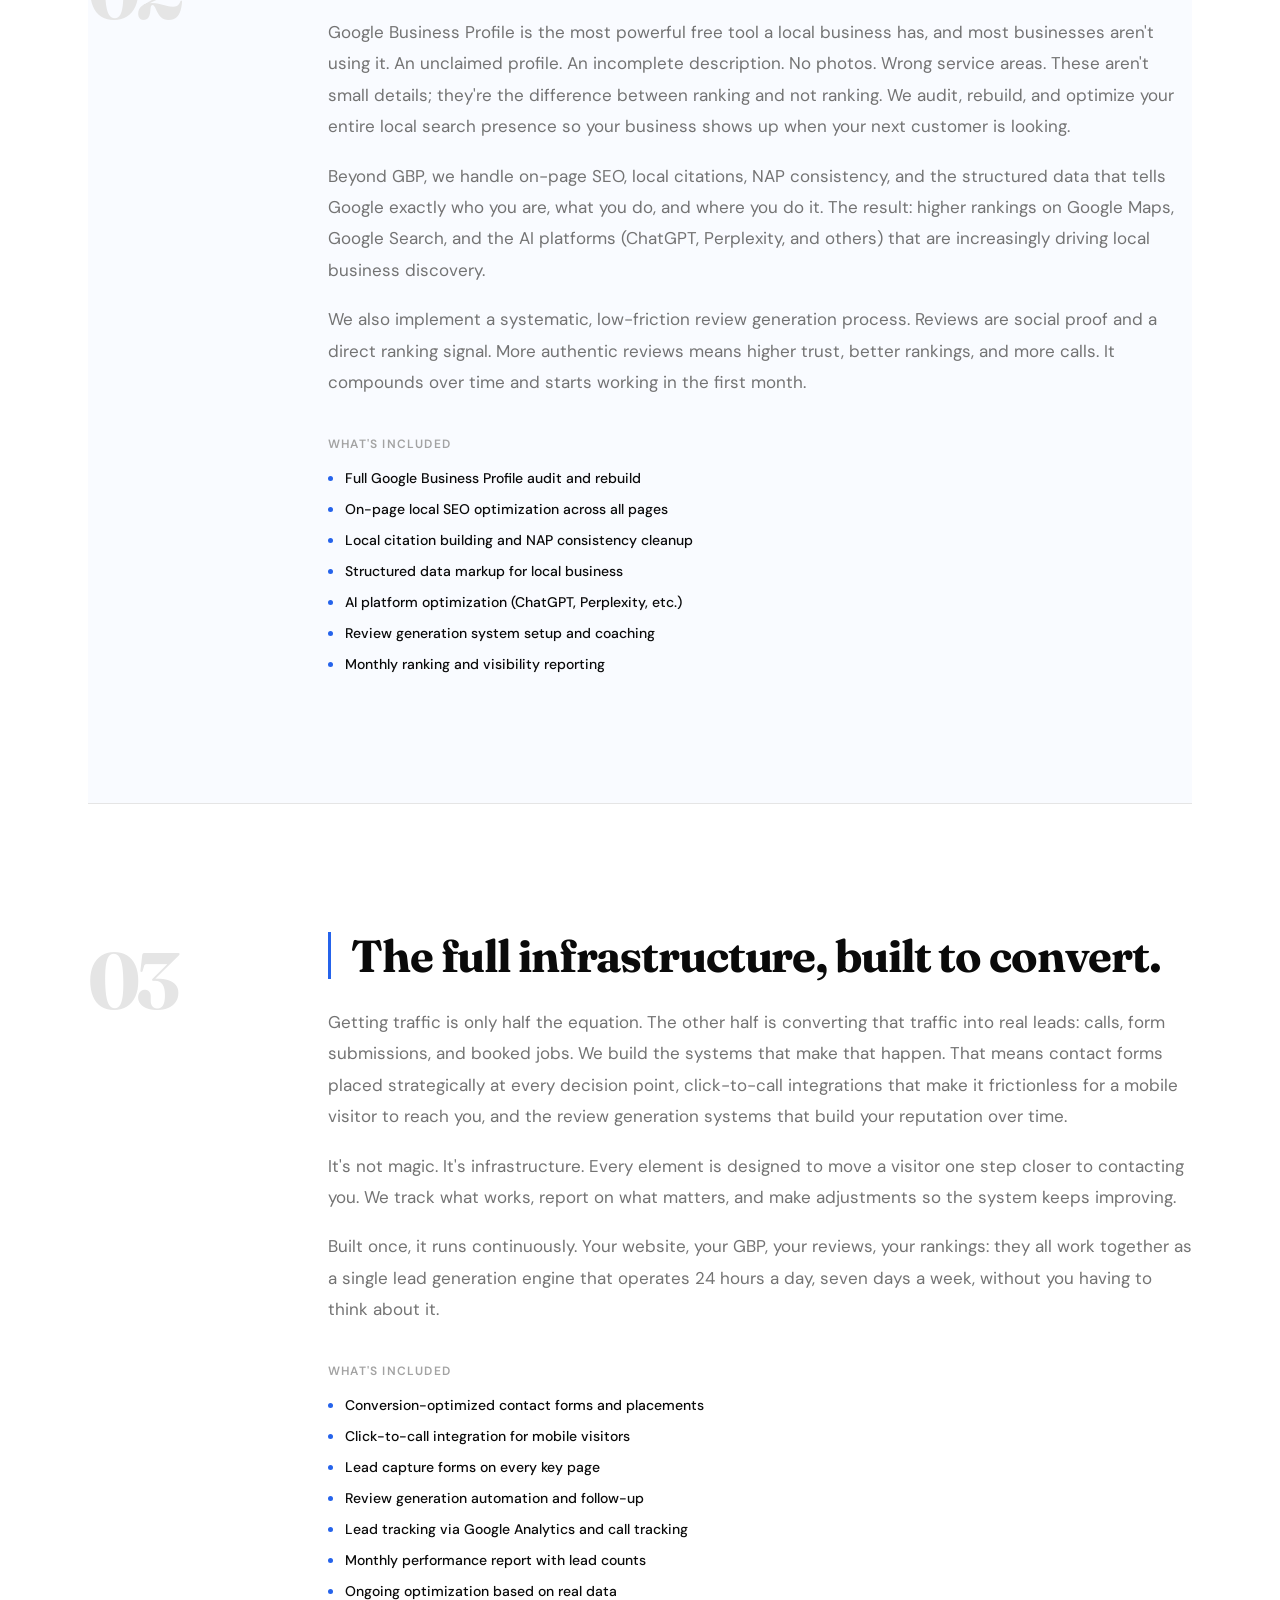
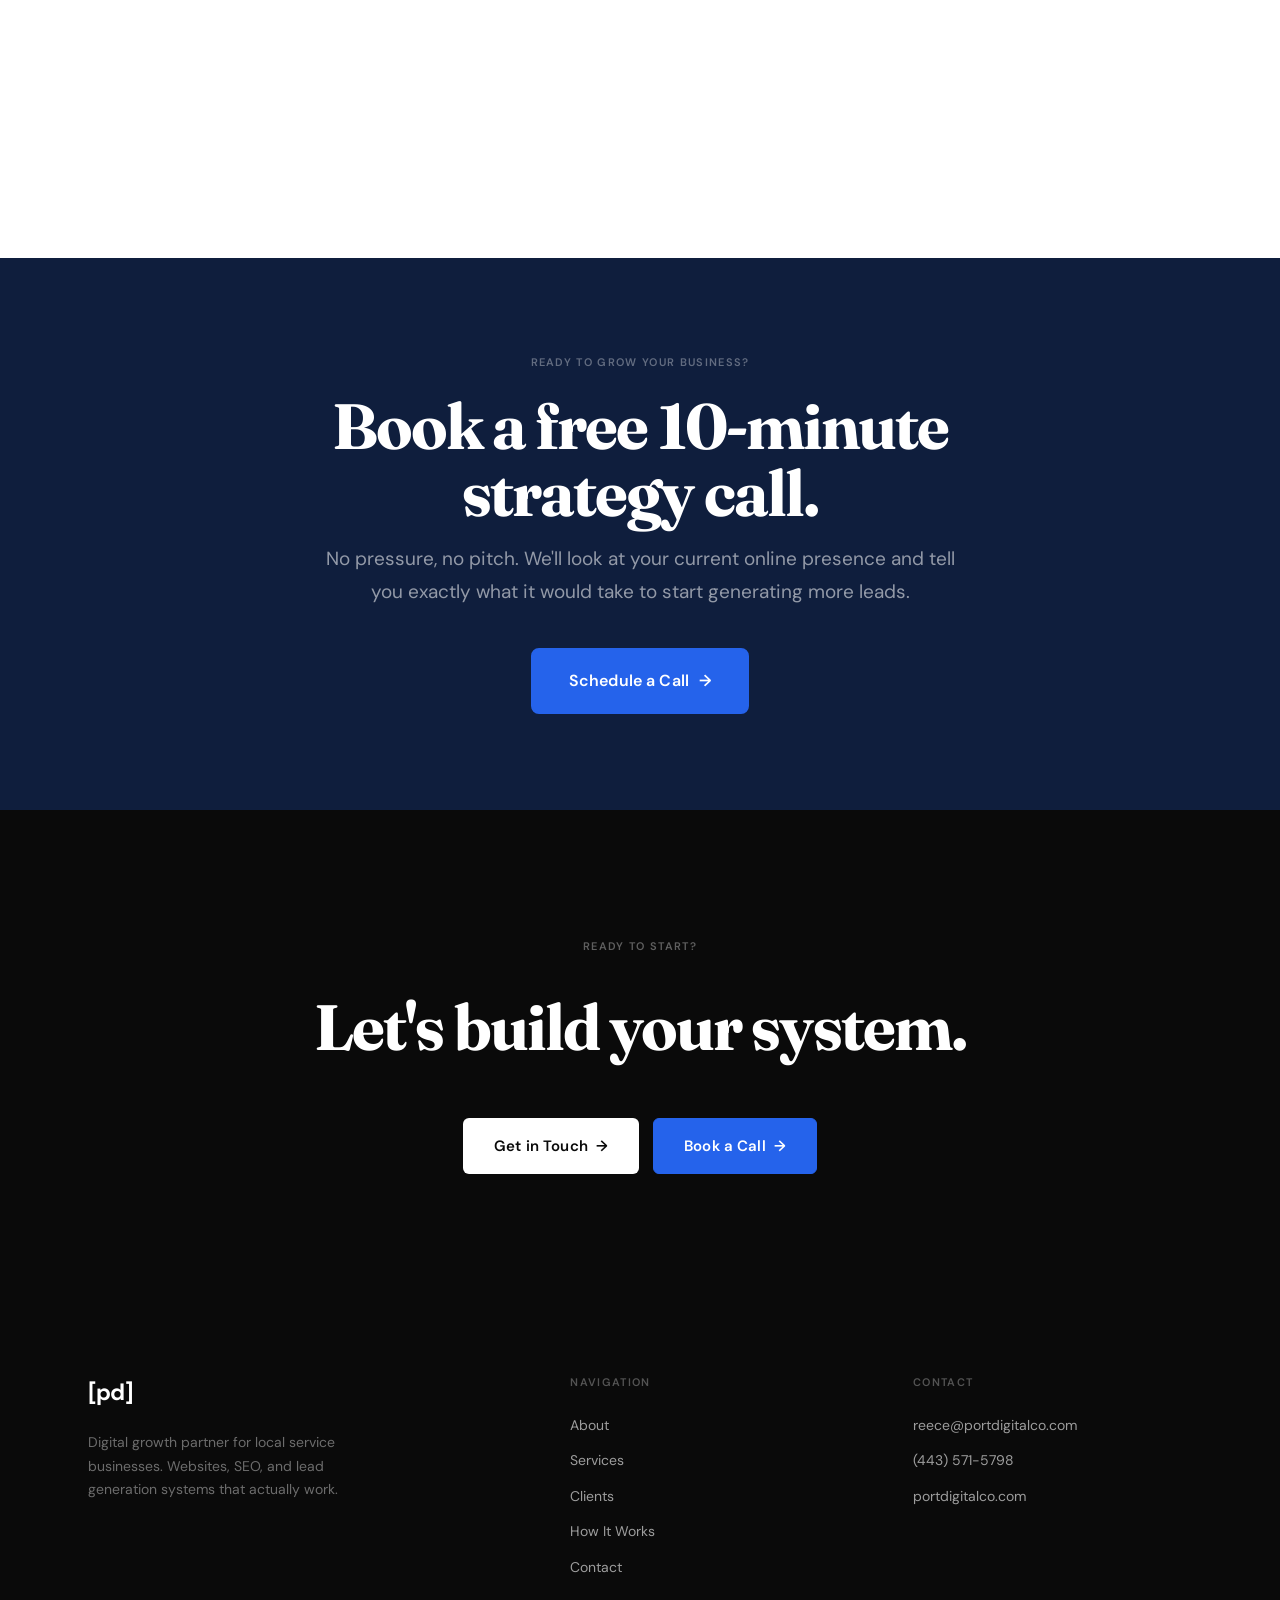
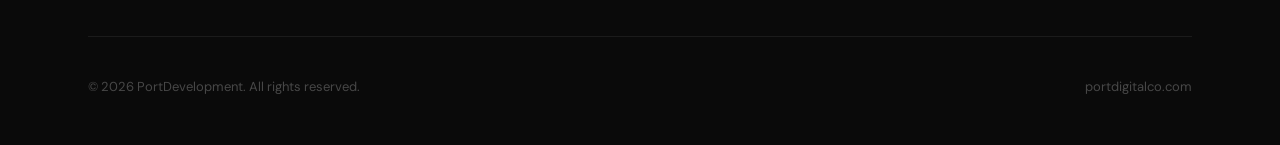
<file: PortDevelopment/services.html>
<!DOCTYPE html>
<html lang="en">
<head>
  <meta charset="UTF-8" />
  <meta name="viewport" content="width=device-width, initial-scale=1.0" />
  <title>Services — Port Digital</title>
  <meta name="description" content="Port Digital offers website design &amp; development, local SEO &amp; GBP optimization, and lead generation systems built specifically for local service businesses." />
  <meta name="robots" content="index, follow" />
  <link rel="canonical" href="https://portdigitalco.com/services.html" />
  <meta property="og:title"       content="Services — Port Digital" />
  <meta property="og:description" content="Three services. One outcome: more leads for your local business." />
  <meta property="og:type"        content="website" />
  <meta property="og:url"         content="https://portdigitalco.com/services.html" />
  <link rel="stylesheet" href="style.css" />
</head>
<body>

  <div class="cursor-dot"  aria-hidden="true"></div>
  <div class="cursor-ring" aria-hidden="true"></div>

  <!-- =====================================================
       NAVIGATION
  ====================================================== -->
  <nav class="nav" role="navigation" aria-label="Main navigation">
    <div class="container">
      <a href="index.html" class="nav-logo" aria-label="Port Digital — home">
        <span class="logo-bracket logo-bracket-left">[</span><span class="logo-letters">pd</span><span class="logo-bracket logo-bracket-right">]</span>
      </a>
      <ul class="nav-links" role="list">
        <li><a href="about.html"        class="nav-link">About</a></li>
        <li><a href="services.html"     class="nav-link">Services</a></li>
        <li><a href="clients.html"      class="nav-link">Clients</a></li>
        <li><a href="how-it-works.html" class="nav-link">How It Works</a></li>
      </ul>
      <div class="nav-actions">
        <a href="contact.html" class="nav-cta-btn">Contact</a>
        <a href="https://api.leadconnectorhq.com/widget/booking/b9j4QU3I5nlOsGMwjcgt" class="nav-schedule-btn" target="_blank" rel="noopener">Book a Call</a>
      </div>
      <button class="nav-ham" aria-label="Open menu" aria-expanded="false">
        <span class="ham-line"></span>
        <span class="ham-line"></span>
        <span class="ham-line"></span>
      </button>
    </div>
  </nav>

  <div class="nav-drawer" aria-hidden="true">
    <a href="about.html">About</a>
    <a href="services.html">Services</a>
    <a href="clients.html">Clients</a>
    <a href="how-it-works.html">How It Works</a>
    <a href="contact.html">Contact</a>
    <div class="drawer-contact">
      <a href="mailto:reece@portdigitalco.com">reece@portdigitalco.com</a>
    </div>
  </div>

  <main>

    <!-- =====================================================
         PAGE HERO
    ====================================================== -->
    <section class="page-hero" aria-labelledby="svc-heading">
      <div class="container">
        <span class="eyebrow reveal" style="display:block;">What We Do</span>
        <h1 class="disp-lg reveal reveal-d1" id="svc-heading" style="margin-top:20px;">
          Three services.<br>One outcome.
        </h1>
        <div class="page-hero-sub reveal reveal-d2">
          <p>Everything we offer is designed around a single goal: more leads for your local business. Nothing more, nothing less.</p>
        </div>
      </div>
    </section>

    <!-- =====================================================
         SERVICES
    ====================================================== -->
    <section class="section" style="padding-top:0;" aria-label="Services">
      <div class="container">

        <!-- 01 -->
        <div class="service-block">
          <div class="service-block-inner">
            <div class="service-num-lg reveal" aria-hidden="true">01</div>
            <div class="service-main reveal reveal-d1">
              <h2>A website built to convert.</h2>
              <div class="service-grafs">
                <p>Most local business websites exist to check a box. Ours are built to do a job: convert local visitors into leads. That means fast load times, clear service pages, conversion-focused layouts, and copy that speaks directly to your ideal customer. No templates. No drag-and-drop builders. A real website, built from scratch, that actively brings in new business while you're on the job.</p>
                <p>We handle everything: design, development, copywriting, and launch. You stay focused on what you do best. When we hand it over, it's live, fast, and working.</p>
                <p>Every site we build is built on a solid local SEO foundation from day one, so it doesn't just look good. It gets found. The design and the SEO aren't separate projects. They're one system, engineered together.</p>
              </div>
              <div class="service-includes">
                <p>What's Included</p>
                <ul class="service-bullets">
                  <li>Custom design built from scratch, no templates</li>
                  <li>Mobile-first, fast-loading across all devices</li>
                  <li>Service pages and location pages optimized for local search</li>
                  <li>Conversion-focused layout with strategic CTAs</li>
                  <li>Copywriting aligned to your services and target area</li>
                  <li>Google Analytics and Search Console setup</li>
                  <li>SSL, performance optimization, and technical SEO baseline</li>
                </ul>
              </div>
            </div>
          </div>
        </div>

        <!-- 02 -->
        <div class="service-block">
          <div class="service-block-inner">
            <div class="service-num-lg reveal" aria-hidden="true">02</div>
            <div class="service-main reveal reveal-d1">
              <h2>Get found where it counts.</h2>
              <div class="service-grafs">
                <p>Google Business Profile is the most powerful free tool a local business has, and most businesses aren't using it. An unclaimed profile. An incomplete description. No photos. Wrong service areas. These aren't small details; they're the difference between ranking and not ranking. We audit, rebuild, and optimize your entire local search presence so your business shows up when your next customer is looking.</p>
                <p>Beyond GBP, we handle on-page SEO, local citations, NAP consistency, and the structured data that tells Google exactly who you are, what you do, and where you do it. The result: higher rankings on Google Maps, Google Search, and the AI platforms (ChatGPT, Perplexity, and others) that are increasingly driving local business discovery.</p>
                <p>We also implement a systematic, low-friction review generation process. Reviews are social proof and a direct ranking signal. More authentic reviews means higher trust, better rankings, and more calls. It compounds over time and starts working in the first month.</p>
              </div>
              <div class="service-includes">
                <p>What's Included</p>
                <ul class="service-bullets">
                  <li>Full Google Business Profile audit and rebuild</li>
                  <li>On-page local SEO optimization across all pages</li>
                  <li>Local citation building and NAP consistency cleanup</li>
                  <li>Structured data markup for local business</li>
                  <li>AI platform optimization (ChatGPT, Perplexity, etc.)</li>
                  <li>Review generation system setup and coaching</li>
                  <li>Monthly ranking and visibility reporting</li>
                </ul>
              </div>
            </div>
          </div>
        </div>

        <!-- 03 -->
        <div class="service-block">
          <div class="service-block-inner">
            <div class="service-num-lg reveal" aria-hidden="true">03</div>
            <div class="service-main reveal reveal-d1">
              <h2>The full infrastructure, built to convert.</h2>
              <div class="service-grafs">
                <p>Getting traffic is only half the equation. The other half is converting that traffic into real leads: calls, form submissions, and booked jobs. We build the systems that make that happen. That means contact forms placed strategically at every decision point, click-to-call integrations that make it frictionless for a mobile visitor to reach you, and the review generation systems that build your reputation over time.</p>
                <p>It's not magic. It's infrastructure. Every element is designed to move a visitor one step closer to contacting you. We track what works, report on what matters, and make adjustments so the system keeps improving.</p>
                <p>Built once, it runs continuously. Your website, your GBP, your reviews, your rankings: they all work together as a single lead generation engine that operates 24 hours a day, seven days a week, without you having to think about it.</p>
              </div>
              <div class="service-includes">
                <p>What's Included</p>
                <ul class="service-bullets">
                  <li>Conversion-optimized contact forms and placements</li>
                  <li>Click-to-call integration for mobile visitors</li>
                  <li>Lead capture forms on every key page</li>
                  <li>Review generation automation and follow-up</li>
                  <li>Lead tracking via Google Analytics and call tracking</li>
                  <li>Monthly performance report with lead counts</li>
                  <li>Ongoing optimization based on real data</li>
                </ul>
              </div>
            </div>
          </div>
        </div>

      </div>
    </section>

    <!-- =====================================================
         CTA
    ====================================================== -->
    <!-- =====================================================
         PRE-FOOTER CTA
    ====================================================== -->
    <section class="pre-footer-cta" aria-label="Schedule a call">
      <div class="container">
        <div class="pfc-inner reveal">
          <span class="eyebrow">Ready to grow your business?</span>
          <h2 class="pfc-title">Book a free 10-minute<br>strategy call.</h2>
          <p class="pfc-sub">No pressure, no pitch. We'll look at your current online presence and tell you exactly what it would take to start generating more leads.</p>
          <a href="https://api.leadconnectorhq.com/widget/booking/b9j4QU3I5nlOsGMwjcgt" class="btn-schedule-lg" target="_blank" rel="noopener">
            Schedule a Call <span class="btn-arrow-icon">→</span>
          </a>
        </div>
      </div>
    </section>

    <section class="cta-section" aria-labelledby="svc-cta-heading">
      <div class="container">
        <div class="reveal">
          <span class="eyebrow" style="display:block; margin-bottom:20px;">Ready to start?</span>
          <h2 class="cta-title" id="svc-cta-heading">Let's build your system.</h2>
          <div style="display:flex; gap:14px; justify-content:center; flex-wrap:wrap;">
            <a href="contact.html" class="btn btn-white">
              Get in Touch <span class="btn-arrow-icon">→</span>
            </a>
            <a href="https://api.leadconnectorhq.com/widget/booking/b9j4QU3I5nlOsGMwjcgt" class="btn btn-schedule" target="_blank" rel="noopener">
              Book a Call <span class="btn-arrow-icon">→</span>
            </a>
          </div>
        </div>
      </div>
    </section>

  </main>

  <!-- =====================================================
       FOOTER
  ====================================================== -->
  <footer class="footer" role="contentinfo">
    <div class="container">
      <div class="footer-grid">
        <div class="footer-brand">
          <a href="index.html" class="nav-logo" aria-label="Port Digital">
            <span class="logo-bracket logo-bracket-left">[</span><span class="logo-letters">pd</span><span class="logo-bracket logo-bracket-right">]</span>
          </a>
          <p>Digital growth partner for local service businesses. Websites, SEO, and lead generation systems that actually work.</p>
        </div>
        <nav class="footer-col" aria-label="Site navigation">
          <h5>Navigation</h5>
          <ul>
            <li><a href="about.html">About</a></li>
            <li><a href="services.html">Services</a></li>
            <li><a href="clients.html">Clients</a></li>
            <li><a href="how-it-works.html">How It Works</a></li>
            <li><a href="contact.html">Contact</a></li>
          </ul>
        </nav>
        <div class="footer-col">
          <h5>Contact</h5>
          <ul>
            <li><a href="mailto:reece@portdigitalco.com">reece@portdigitalco.com</a></li>
            <li><a href="tel:+14435715798">(443) 571-5798</a></li>
            <li><a href="https://portdigitalco.com">portdigitalco.com</a></li>
          </ul>
        </div>
      </div>
      <div class="footer-bottom">
        <p>© 2026 PortDevelopment. All rights reserved.</p>
        <p>portdigitalco.com</p>
      </div>
    </div>
  </footer>

  <script src="script.js"></script>
</body>
</html>
</file>
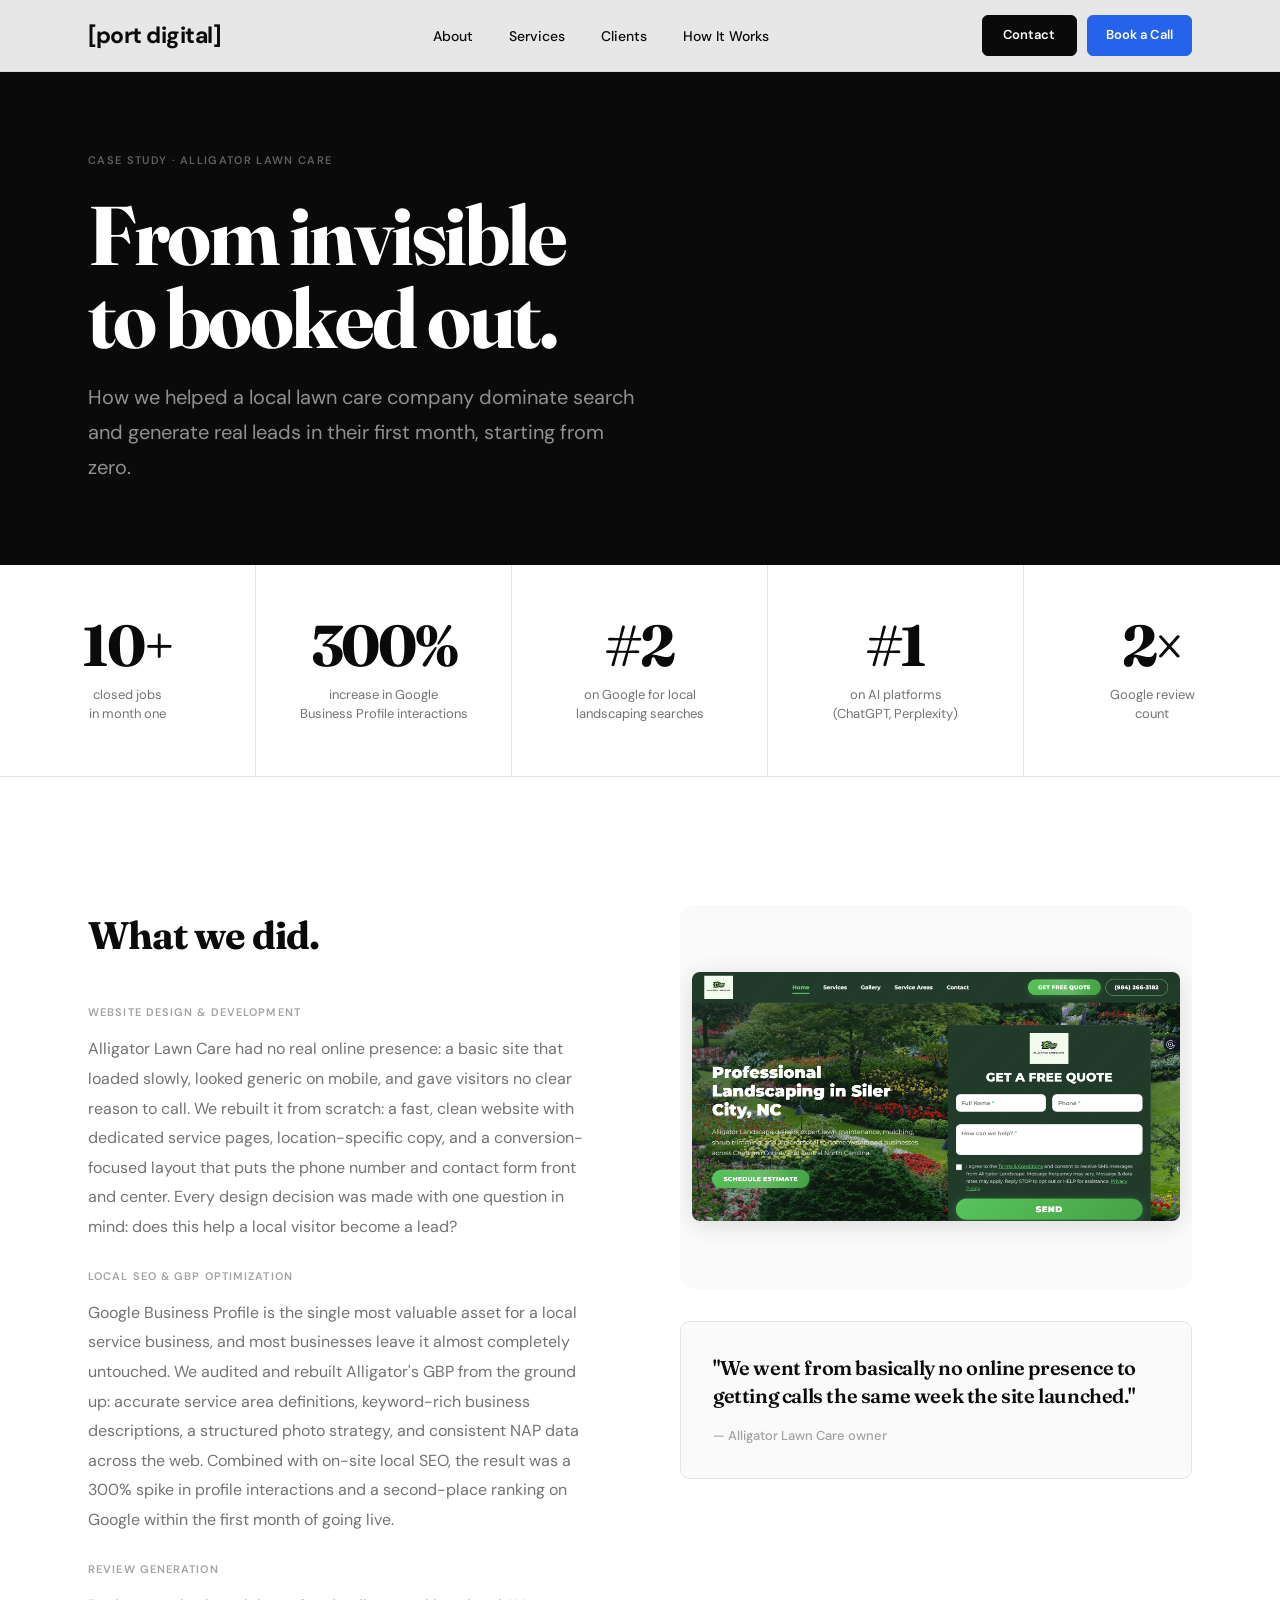
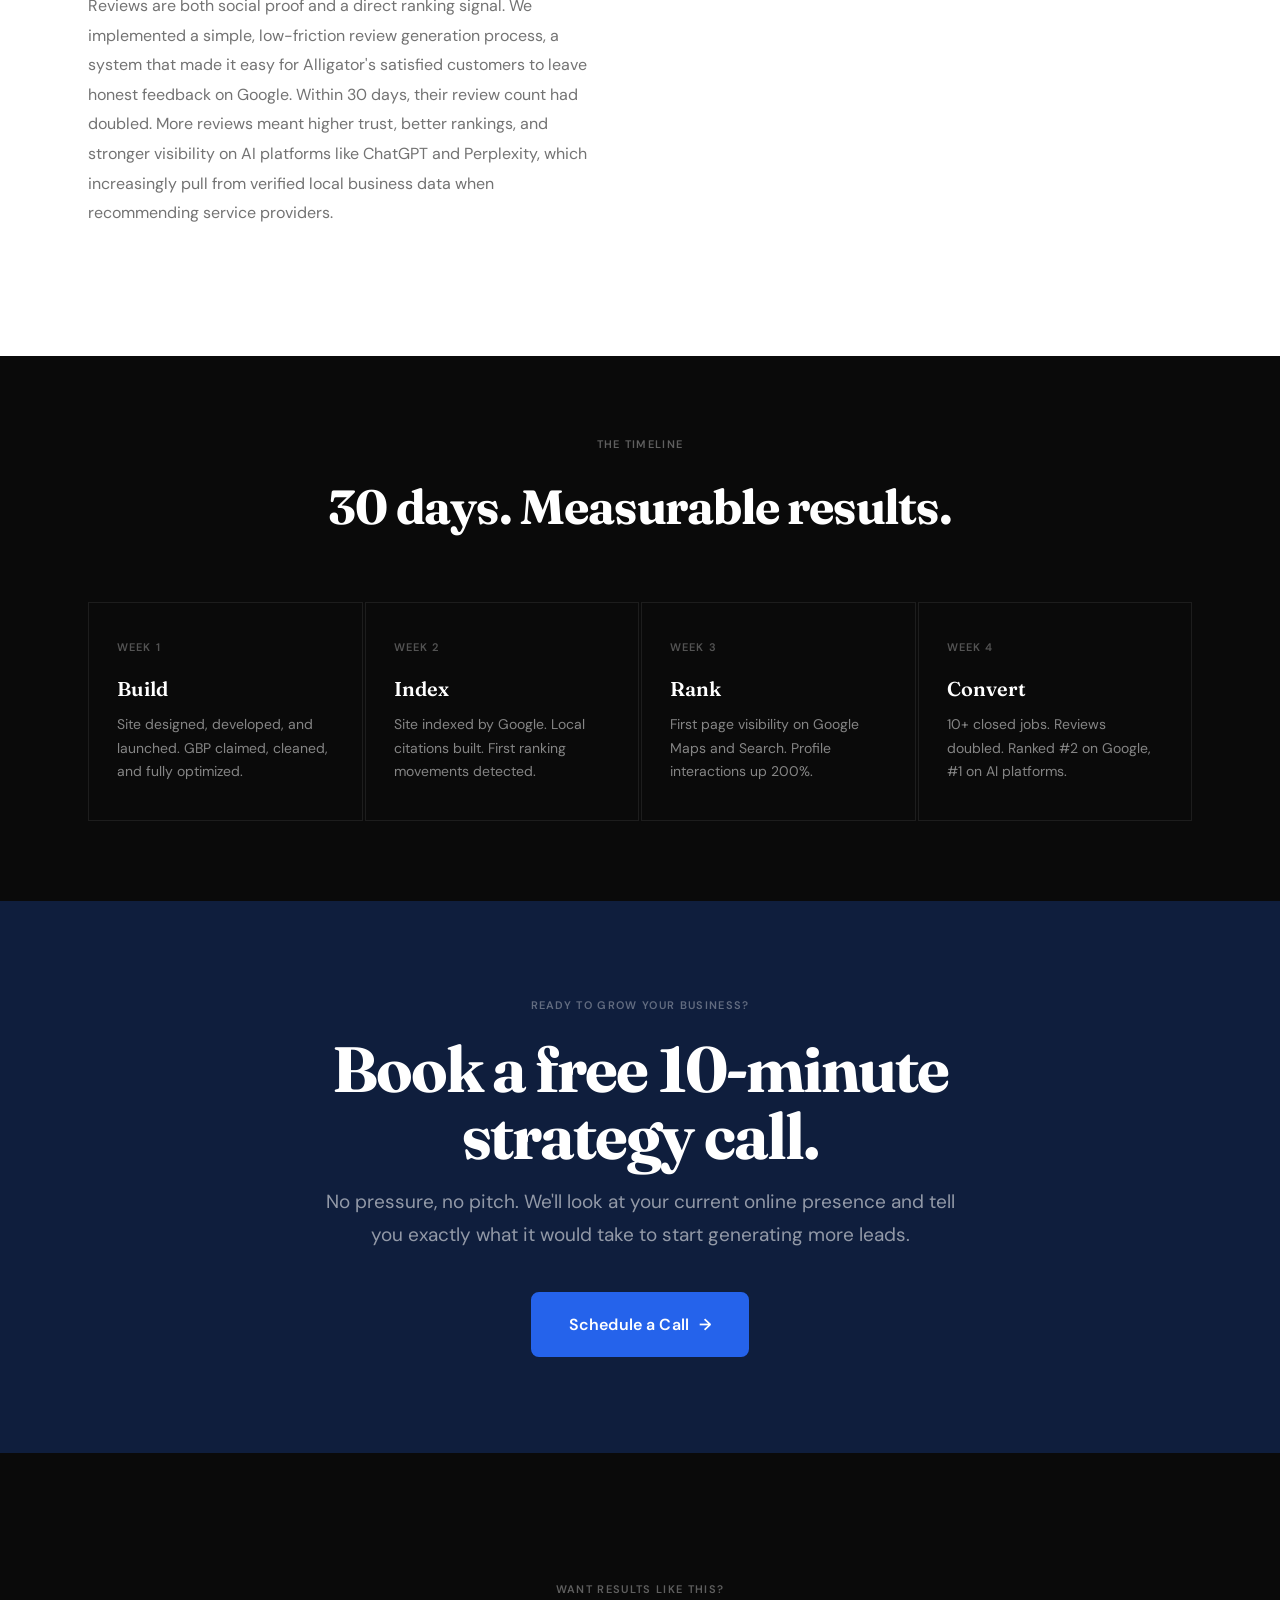
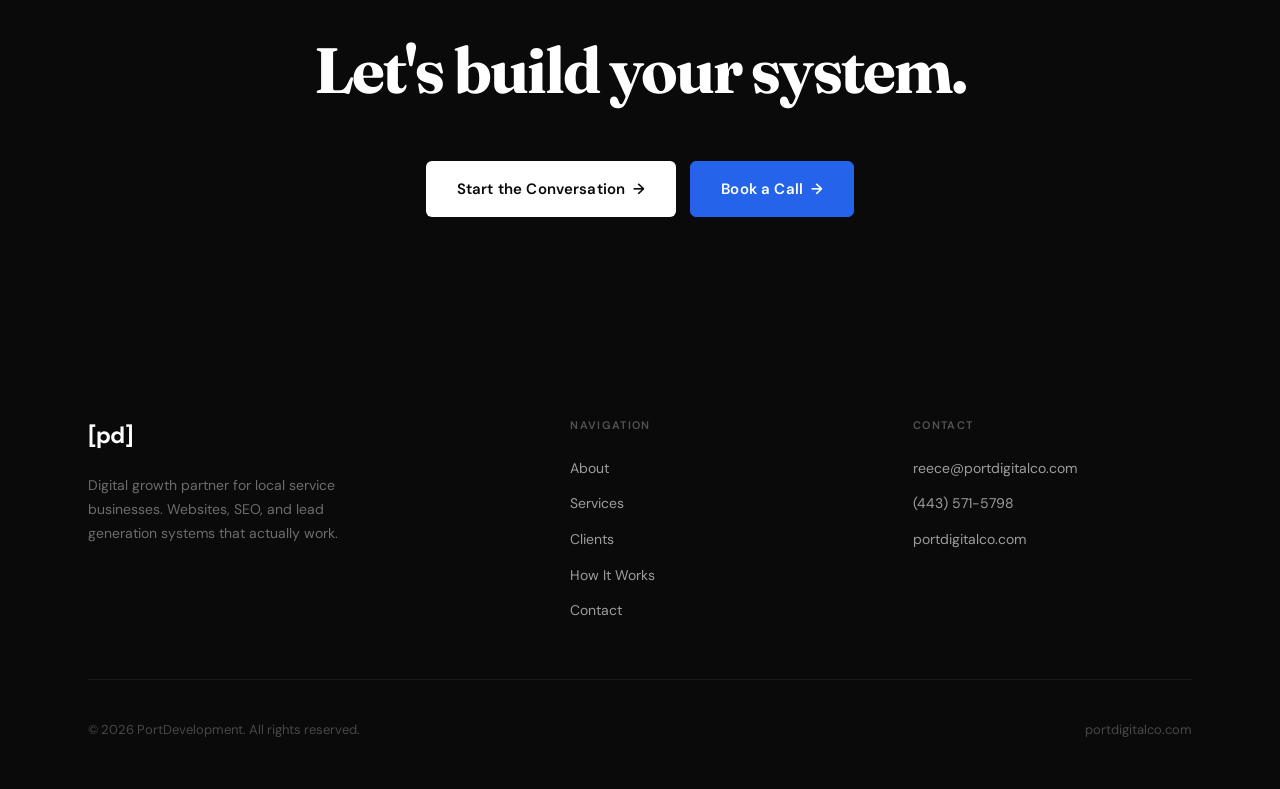
<file: PortDevelopment/work.html>
<!DOCTYPE html>
<html lang="en">
<head>
  <meta charset="UTF-8" />
  <meta name="viewport" content="width=device-width, initial-scale=1.0" />
  <title>Alligator Lawn Care — Case Study · PortDevelopment</title>
  <meta name="description" content="How PortDevelopment helped Alligator Lawn Care generate 10+ closed jobs, rank #2 on Google, and achieve a 300% increase in GBP interactions, all in their first month." />
  <meta name="robots" content="index, follow" />
  <link rel="canonical" href="https://portdigitalco.com/work.html" />
  <meta property="og:title"       content="Alligator Lawn Care — Case Study · PortDevelopment" />
  <meta property="og:description" content="From invisible to booked out. 10+ closed jobs, 300% GBP growth, #2 on Google, #1 on AI platforms, in 30 days." />
  <meta property="og:type"        content="website" />
  <meta property="og:url"         content="https://portdigitalco.com/work.html" />
  <link rel="stylesheet" href="style.css" />
</head>
<body>

  <div class="cursor-dot"  aria-hidden="true"></div>
  <div class="cursor-ring" aria-hidden="true"></div>

  <!-- =====================================================
       NAVIGATION
  ====================================================== -->
  <nav class="nav" role="navigation" aria-label="Main navigation">
    <div class="container">
      <a href="index.html" class="nav-logo" aria-label="Port Digital — home">
        <span class="logo-bracket logo-bracket-left">[</span><span class="logo-letters">pd</span><span class="logo-bracket logo-bracket-right">]</span>
      </a>
      <ul class="nav-links" role="list">
        <li><a href="about.html"        class="nav-link">About</a></li>
        <li><a href="services.html"     class="nav-link">Services</a></li>
        <li><a href="clients.html"      class="nav-link">Clients</a></li>
        <li><a href="how-it-works.html" class="nav-link">How It Works</a></li>
      </ul>
      <div class="nav-actions">
        <a href="contact.html" class="nav-cta-btn">Contact</a>
        <a href="https://api.leadconnectorhq.com/widget/booking/b9j4QU3I5nlOsGMwjcgt" class="nav-schedule-btn" target="_blank" rel="noopener">Book a Call</a>
      </div>
      <button class="nav-ham" aria-label="Open menu" aria-expanded="false">
        <span class="ham-line"></span>
        <span class="ham-line"></span>
        <span class="ham-line"></span>
      </button>
    </div>
  </nav>

  <div class="nav-drawer" aria-hidden="true">
    <a href="about.html">About</a>
    <a href="services.html">Services</a>
    <a href="clients.html">Clients</a>
    <a href="how-it-works.html">How It Works</a>
    <a href="contact.html">Contact</a>
    <div class="drawer-contact">
      <a href="mailto:reece@portdigitalco.com">reece@portdigitalco.com</a>
    </div>
  </div>

  <main>

    <!-- =====================================================
         CASE STUDY HERO
    ====================================================== -->
    <section class="case-hero" aria-labelledby="case-heading">
      <div class="container">
        <span class="eyebrow reveal" style="display:block;">Case Study · Alligator Lawn Care</span>
        <h1 class="disp-lg reveal reveal-d1" id="case-heading" style="margin-top:20px; color:var(--white);">
          From invisible<br>to booked out.
        </h1>
        <div class="page-hero-sub reveal reveal-d2">
          <p>How we helped a local lawn care company dominate search and generate real leads in their first month, starting from zero.</p>
        </div>
      </div>
    </section>

    <!-- =====================================================
         RESULTS STRIP
    ====================================================== -->
    <div class="results-strip" aria-label="Key results">
      <div class="results-grid">

        <div class="result-cell reveal">
          <div class="result-num" data-count="10" data-suffix="+">10+</div>
          <div class="result-label">closed jobs<br>in month one</div>
        </div>

        <div class="result-cell reveal reveal-d1">
          <div class="result-num" data-count="300" data-suffix="%">300%</div>
          <div class="result-label">increase in Google<br>Business Profile interactions</div>
        </div>

        <div class="result-cell reveal reveal-d2">
          <div class="result-num">#2</div>
          <div class="result-label">on Google for local<br>landscaping searches</div>
        </div>

        <div class="result-cell reveal reveal-d3">
          <div class="result-num">#1</div>
          <div class="result-label">on AI platforms<br>(ChatGPT, Perplexity)</div>
        </div>

        <div class="result-cell reveal reveal-d4">
          <div class="result-num" data-count="2" data-suffix="×">2×</div>
          <div class="result-label">Google review<br>count</div>
        </div>

      </div>
    </div>

    <!-- =====================================================
         CASE BODY
    ====================================================== -->
    <section class="case-body section" aria-labelledby="what-we-did-heading">
      <div class="container">
        <div class="case-inner">

          <div class="case-text">
            <h2 id="what-we-did-heading" class="reveal">What we did.</h2>

            <div class="case-grafs">

              <div class="reveal reveal-d1">
                <p style="font-size:11px; font-weight:600; letter-spacing:0.1em; text-transform:uppercase; color:var(--gray-400); margin-bottom:12px;">Website Design &amp; Development</p>
                <p>Alligator Lawn Care had no real online presence: a basic site that loaded slowly, looked generic on mobile, and gave visitors no clear reason to call. We rebuilt it from scratch: a fast, clean website with dedicated service pages, location-specific copy, and a conversion-focused layout that puts the phone number and contact form front and center. Every design decision was made with one question in mind: does this help a local visitor become a lead?</p>
              </div>

              <div class="reveal reveal-d2">
                <p style="font-size:11px; font-weight:600; letter-spacing:0.1em; text-transform:uppercase; color:var(--gray-400); margin-bottom:12px;">Local SEO &amp; GBP Optimization</p>
                <p>Google Business Profile is the single most valuable asset for a local service business, and most businesses leave it almost completely untouched. We audited and rebuilt Alligator's GBP from the ground up: accurate service area definitions, keyword-rich business descriptions, a structured photo strategy, and consistent NAP data across the web. Combined with on-site local SEO, the result was a 300% spike in profile interactions and a second-place ranking on Google within the first month of going live.</p>
              </div>

              <div class="reveal reveal-d3">
                <p style="font-size:11px; font-weight:600; letter-spacing:0.1em; text-transform:uppercase; color:var(--gray-400); margin-bottom:12px;">Review Generation</p>
                <p>Reviews are both social proof and a direct ranking signal. We implemented a simple, low-friction review generation process, a system that made it easy for Alligator's satisfied customers to leave honest feedback on Google. Within 30 days, their review count had doubled. More reviews meant higher trust, better rankings, and stronger visibility on AI platforms like ChatGPT and Perplexity, which increasingly pull from verified local business data when recommending service providers.</p>
              </div>

            </div>
          </div>

          <div class="reveal reveal-d1">
            <a href="https://alligatorlawnservice.com" target="_blank" rel="noopener" class="case-visual" style="background:var(--gray-50); padding:12px; display:flex; align-items:center; justify-content:center;">
              <img src="alligator-screenshot.png" alt="Alligator Lawn Care website screenshot" style="width:100%; height:auto; object-fit:contain; display:block; border-radius:8px; box-shadow:0 4px 24px rgba(0,0,0,0.12);" />
            </a>

            <!-- Inline result quote -->
            <div style="margin-top:32px; padding:32px; background:var(--gray-50); border-radius:10px; border:1px solid var(--gray-200);">
              <p style="font-family:var(--font-display); font-size:20px; font-weight:600; letter-spacing:-0.02em; line-height:1.4; color:var(--black); margin-bottom:16px;">
                "We went from basically no online presence to getting calls the same week the site launched."
              </p>
              <p style="font-size:13px; color:var(--gray-400); font-weight:500;">— Alligator Lawn Care owner</p>
            </div>
          </div>

        </div>
      </div>
    </section>

    <!-- =====================================================
         TIMELINE STRIP
    ====================================================== -->
    <section class="section" style="background:var(--black); color:var(--white); padding:80px 0;" aria-label="Timeline">
      <div class="container">
        <div class="reveal text-center" style="margin-bottom:56px;">
          <span class="eyebrow" style="color:rgba(255,255,255,0.35); display:block; margin-bottom:16px;">The Timeline</span>
          <h2 style="font-family:var(--font-display); font-size:clamp(28px,4vw,48px); font-weight:700; letter-spacing:-0.025em; color:var(--white);">30 days. Measurable results.</h2>
        </div>

        <div style="display:grid; grid-template-columns:repeat(4,1fr); gap:2px;">

          <div class="reveal" style="padding:36px 28px; border:1px solid rgba(255,255,255,0.08);">
            <div style="font-size:11px; font-weight:600; letter-spacing:0.1em; text-transform:uppercase; color:rgba(255,255,255,0.3); margin-bottom:16px;">Week 1</div>
            <div style="font-family:var(--font-display); font-size:20px; font-weight:600; color:var(--white); margin-bottom:8px;">Build</div>
            <p style="font-size:14px; color:rgba(255,255,255,0.5); line-height:1.7;">Site designed, developed, and launched. GBP claimed, cleaned, and fully optimized.</p>
          </div>

          <div class="reveal reveal-d1" style="padding:36px 28px; border:1px solid rgba(255,255,255,0.08);">
            <div style="font-size:11px; font-weight:600; letter-spacing:0.1em; text-transform:uppercase; color:rgba(255,255,255,0.3); margin-bottom:16px;">Week 2</div>
            <div style="font-family:var(--font-display); font-size:20px; font-weight:600; color:var(--white); margin-bottom:8px;">Index</div>
            <p style="font-size:14px; color:rgba(255,255,255,0.5); line-height:1.7;">Site indexed by Google. Local citations built. First ranking movements detected.</p>
          </div>

          <div class="reveal reveal-d2" style="padding:36px 28px; border:1px solid rgba(255,255,255,0.08);">
            <div style="font-size:11px; font-weight:600; letter-spacing:0.1em; text-transform:uppercase; color:rgba(255,255,255,0.3); margin-bottom:16px;">Week 3</div>
            <div style="font-family:var(--font-display); font-size:20px; font-weight:600; color:var(--white); margin-bottom:8px;">Rank</div>
            <p style="font-size:14px; color:rgba(255,255,255,0.5); line-height:1.7;">First page visibility on Google Maps and Search. Profile interactions up 200%.</p>
          </div>

          <div class="reveal reveal-d3" style="padding:36px 28px; border:1px solid rgba(255,255,255,0.08);">
            <div style="font-size:11px; font-weight:600; letter-spacing:0.1em; text-transform:uppercase; color:rgba(255,255,255,0.3); margin-bottom:16px;">Week 4</div>
            <div style="font-family:var(--font-display); font-size:20px; font-weight:600; color:var(--white); margin-bottom:8px;">Convert</div>
            <p style="font-size:14px; color:rgba(255,255,255,0.5); line-height:1.7;">10+ closed jobs. Reviews doubled. Ranked #2 on Google, #1 on AI platforms.</p>
          </div>

        </div>
      </div>
    </section>

    <!-- =====================================================
         PRE-FOOTER CTA
    ====================================================== -->
    <section class="pre-footer-cta" aria-label="Schedule a call">
      <div class="container">
        <div class="pfc-inner reveal">
          <span class="eyebrow">Ready to grow your business?</span>
          <h2 class="pfc-title">Book a free 10-minute<br>strategy call.</h2>
          <p class="pfc-sub">No pressure, no pitch. We'll look at your current online presence and tell you exactly what it would take to start generating more leads.</p>
          <a href="https://api.leadconnectorhq.com/widget/booking/b9j4QU3I5nlOsGMwjcgt" class="btn-schedule-lg" target="_blank" rel="noopener">
            Schedule a Call <span class="btn-arrow-icon">→</span>
          </a>
        </div>
      </div>
    </section>

    <!-- =====================================================
         BOTTOM CTA
    ====================================================== -->
    <section class="cta-section" aria-labelledby="work-cta-heading">
      <div class="container">
        <div class="reveal">
          <span class="eyebrow" style="display:block; margin-bottom:20px;">Want results like this?</span>
          <h2 class="cta-title" id="work-cta-heading">Let's build your system.</h2>
          <div style="display:flex; gap:14px; justify-content:center; flex-wrap:wrap;">
            <a href="contact.html" class="btn btn-white">
              Start the Conversation <span class="btn-arrow-icon">→</span>
            </a>
            <a href="https://api.leadconnectorhq.com/widget/booking/b9j4QU3I5nlOsGMwjcgt" class="btn btn-schedule" target="_blank" rel="noopener">
              Book a Call <span class="btn-arrow-icon">→</span>
            </a>
          </div>
        </div>
      </div>
    </section>

  </main>

  <!-- =====================================================
       FOOTER
  ====================================================== -->
  <footer class="footer" role="contentinfo">
    <div class="container">
      <div class="footer-grid">
        <div class="footer-brand">
          <a href="index.html" class="nav-logo" aria-label="Port Digital">
            <span class="logo-bracket logo-bracket-left">[</span><span class="logo-letters">pd</span><span class="logo-bracket logo-bracket-right">]</span>
          </a>
          <p>Digital growth partner for local service businesses. Websites, SEO, and lead generation systems that actually work.</p>
        </div>
        <nav class="footer-col" aria-label="Site navigation">
          <h5>Navigation</h5>
          <ul>
            <li><a href="about.html">About</a></li>
            <li><a href="services.html">Services</a></li>
            <li><a href="clients.html">Clients</a></li>
            <li><a href="how-it-works.html">How It Works</a></li>
            <li><a href="contact.html">Contact</a></li>
          </ul>
        </nav>
        <div class="footer-col">
          <h5>Contact</h5>
          <ul>
            <li><a href="mailto:reece@portdigitalco.com">reece@portdigitalco.com</a></li>
            <li><a href="tel:+14435715798">(443) 571-5798</a></li>
            <li><a href="https://portdigitalco.com">portdigitalco.com</a></li>
          </ul>
        </div>
      </div>
      <div class="footer-bottom">
        <p>© 2026 PortDevelopment. All rights reserved.</p>
        <p>portdigitalco.com</p>
      </div>
    </div>
  </footer>

  <script src="script.js"></script>
</body>
</html>
</file>
<file: PortDevelopment/style.css>
/* ============================================================
   PORTDEVELOPMENT — style.css
   portdigitalco.com
   ============================================================ */

@import url('https://fonts.googleapis.com/css2?family=DM+Sans:ital,opsz,wght@0,9..40,300;0,9..40,400;0,9..40,500;0,9..40,600;1,9..40,300&family=Fraunces:ital,opsz,wght@0,9..144,300;0,9..144,600;0,9..144,700;1,9..144,400&display=swap');

/* ---- Custom Properties ---- */
:root {
  --white:    #ffffff;
  --black:    #0a0a0a;
  --navy:     #0f1e3d;
  --blue:     #2563eb;
  --gray-50:  #fafafa;
  --gray-100: #f4f4f4;
  --gray-200: #e5e5e5;
  --gray-400: #a3a3a3;
  --gray-500: #737373;
  --gray-600: #525252;

  --font-sans:    'DM Sans', system-ui, -apple-system, sans-serif;
  --font-display: 'Fraunces', Georgia, 'Times New Roman', serif;

  --nav-h:    72px;
  --max-w:    1200px;
  --pad-x:    48px;
  --sec-py:   128px;

  --ease-expo:   cubic-bezier(0.16, 1, 0.3, 1);
  --ease-quart:  cubic-bezier(0.76, 0, 0.24, 1);
  --spring:      cubic-bezier(0.34, 1.56, 0.64, 1);
}

/* ---- Reset ---- */
*, *::before, *::after { box-sizing: border-box; margin: 0; padding: 0; }

html {
  font-size: 16px;
  scroll-behavior: smooth;
  -webkit-font-smoothing: antialiased;
  -moz-osx-font-smoothing: grayscale;
  text-rendering: optimizeLegibility;
}

body {
  font-family: var(--font-sans);
  background: var(--white);
  color: var(--black);
  line-height: 1.6;
  overflow-x: hidden;
}

img, svg, video { display: block; max-width: 100%; }
a { color: inherit; text-decoration: none; }
button, input, textarea, select { font: inherit; }
button { cursor: pointer; border: none; background: none; }
ul { list-style: none; }

/* ---- Layout ---- */
.container {
  max-width: var(--max-w);
  margin: 0 auto;
  padding: 0 var(--pad-x);
  width: 100%;
}

.section { padding: var(--sec-py) 0; }

/* ---- Typography ---- */
.disp-xl {
  font-family: var(--font-display);
  font-size: clamp(56px, 9vw, 128px);
  font-weight: 700;
  line-height: 0.95;
  letter-spacing: -0.035em;
}
.disp-lg {
  font-family: var(--font-display);
  font-size: clamp(42px, 6.5vw, 88px);
  font-weight: 700;
  line-height: 1.0;
  letter-spacing: -0.03em;
}
.disp-md {
  font-family: var(--font-display);
  font-size: clamp(32px, 4vw, 56px);
  font-weight: 600;
  line-height: 1.1;
  letter-spacing: -0.025em;
}
.disp-sm {
  font-family: var(--font-display);
  font-size: clamp(24px, 3vw, 36px);
  font-weight: 600;
  line-height: 1.15;
  letter-spacing: -0.02em;
}
.body-lg {
  font-size: clamp(16px, 1.5vw, 20px);
  line-height: 1.75;
  color: var(--gray-600);
}
.body-md {
  font-size: 16px;
  line-height: 1.75;
  color: var(--gray-600);
}
.eyebrow {
  font-size: 11px;
  font-weight: 600;
  letter-spacing: 0.12em;
  text-transform: uppercase;
  color: var(--gray-400);
}

/* ============================================================
   NAVIGATION
   ============================================================ */
.nav {
  position: fixed;
  inset: 0 0 auto 0;
  z-index: 200;
  height: var(--nav-h);
  display: flex;
  align-items: center;
  background: rgba(255,255,255,0.90);
  backdrop-filter: blur(14px);
  -webkit-backdrop-filter: blur(14px);
  border-bottom: 1px solid rgba(0,0,0,0.07);
  transition: background 0.35s var(--ease-expo), border-color 0.35s var(--ease-expo), box-shadow 0.35s;
}
.nav .container {
  display: flex;
  align-items: center;
  gap: 16px;
}
.nav.scrolled {
  background: rgba(255,255,255,0.97);
  border-color: rgba(0,0,0,0.09);
  box-shadow: 0 1px 0 rgba(0,0,0,0.04);
}

/* Logo */
.nav-logo {
  display: inline-flex;
  align-items: center;
  font-family: var(--font-sans);
  font-weight: 700;
  font-size: 23px;
  letter-spacing: -0.02em;
  color: var(--black);
  z-index: 201;
  user-select: none;
  white-space: nowrap;
}
.logo-bracket {
  display: inline-block;
  color: var(--black);
  transition: color 0.3s;
}
.logo-letters {
  display: inline-block;
  /* min-width keeps brackets from collapsing during typewriter */
  min-width: 1ch;
  transition: color 0.3s;
}

/* Nav links */
.nav-links {
  display: flex;
  align-items: center;
  gap: 36px;
  flex: 1;
  justify-content: center;
}

/* Nav action buttons (Contact + Schedule) */
.nav-actions {
  display: flex;
  align-items: center;
  gap: 10px;
  flex-shrink: 0;
}
.nav-link {
  font-size: 14px;
  font-weight: 500;
  color: var(--black);
  position: relative;
  transition: color 0.2s;
}
.nav-link::after {
  content: '';
  position: absolute;
  left: 0; bottom: -3px;
  width: 0; height: 1px;
  background: var(--blue);
  transition: width 0.35s var(--ease-expo);
}
.nav-link:hover::after { width: 100%; }

.nav-cta-btn {
  display: inline-flex;
  align-items: center;
  padding: 9px 20px;
  background: var(--black);
  color: var(--white);
  border-radius: 6px;
  font-size: 13px;
  font-weight: 600;
  letter-spacing: 0.01em;
  border: 1.5px solid var(--black);
  transition: background 0.25s, transform 0.25s var(--spring), color 0.25s;
}
.nav-cta-btn:hover {
  background: var(--navy);
  border-color: var(--navy);
  transform: translateY(-1px);
}

/* Schedule button in nav */
@keyframes schedule-pulse {
  0%, 100% { box-shadow: 0 0 0 0 rgba(37,99,235,0.5); }
  50%       { box-shadow: 0 0 0 7px rgba(37,99,235,0); }
}
.nav-schedule-btn {
  display: inline-flex;
  align-items: center;
  gap: 6px;
  padding: 9px 18px;
  background: var(--blue);
  color: var(--white);
  border-radius: 6px;
  font-size: 13px;
  font-weight: 600;
  letter-spacing: 0.01em;
  border: 1.5px solid var(--blue);
  transition: background 0.25s, transform 0.25s var(--spring), box-shadow 0.25s, border-color 0.25s;
  animation: schedule-pulse 2.8s ease-in-out infinite;
  white-space: nowrap;
}
.nav-schedule-btn:hover {
  background: #1d4ed8;
  border-color: #1d4ed8;
  transform: translateY(-1px);
  box-shadow: 0 8px 24px rgba(37,99,235,0.35);
  animation: none;
}

/* Hamburger */
.nav-ham {
  display: none;
  flex-direction: column;
  gap: 5px;
  padding: 6px;
  z-index: 201;
}
.ham-line {
  display: block;
  width: 22px; height: 1.5px;
  background: var(--black);
  border-radius: 2px;
  transition: transform 0.35s var(--ease-expo), opacity 0.35s, background 0.3s;
  transform-origin: center;
}
.nav-ham.is-open .ham-line:nth-child(1) { transform: translateY(6.5px) rotate(45deg); }
.nav-ham.is-open .ham-line:nth-child(2) { opacity: 0; transform: scaleX(0); }
.nav-ham.is-open .ham-line:nth-child(3) { transform: translateY(-6.5px) rotate(-45deg); }

/* Mobile drawer */
.nav-drawer {
  position: fixed;
  inset: 0;
  background: var(--white);
  z-index: 199;
  display: flex;
  flex-direction: column;
  align-items: flex-start;
  justify-content: center;
  padding: 0 var(--pad-x);
  gap: 8px;
  transform: translateX(100%);
  transition: transform 0.5s var(--ease-expo);
  pointer-events: none;
}
.nav-drawer.is-open {
  transform: translateX(0);
  pointer-events: all;
}
.nav-drawer a {
  font-family: var(--font-display);
  font-size: clamp(36px, 8vw, 56px);
  font-weight: 700;
  letter-spacing: -0.03em;
  color: var(--black);
  line-height: 1.15;
  transition: color 0.2s;
}
.nav-drawer a:hover { color: var(--blue); }
.drawer-contact {
  margin-top: 40px;
  font-size: 14px;
  color: var(--gray-500);
}
.drawer-contact a {
  font-family: var(--font-sans) !important;
  font-size: 14px !important;
  font-weight: 500 !important;
  letter-spacing: 0 !important;
  color: var(--gray-500) !important;
}
.drawer-contact a:hover { color: var(--black) !important; }

/* ============================================================
   FOOTER
   ============================================================ */
.footer {
  background: var(--black);
  color: var(--white);
  padding: 72px 0 48px;
}
.footer-grid {
  display: grid;
  grid-template-columns: 1.5fr 1fr 1fr;
  gap: 64px;
  padding-bottom: 56px;
  border-bottom: 1px solid rgba(255,255,255,0.07);
  margin-bottom: 40px;
}
.footer-brand .nav-logo {
  color: var(--white);
  margin-bottom: 20px;
  display: inline-flex;
}
.footer-brand .logo-bracket,
.footer-brand .logo-letters { color: var(--white); }
.footer-brand p {
  font-size: 14px;
  color: rgba(255,255,255,0.4);
  line-height: 1.7;
  max-width: 260px;
}
.footer-col h5 {
  font-size: 11px;
  font-weight: 600;
  letter-spacing: 0.12em;
  text-transform: uppercase;
  color: rgba(255,255,255,0.3);
  margin-bottom: 20px;
}
.footer-col ul { display: flex; flex-direction: column; gap: 10px; }
.footer-col a {
  font-size: 14px;
  color: rgba(255,255,255,0.6);
  transition: color 0.2s;
}
.footer-col a:hover { color: var(--white); }
.footer-bottom {
  display: flex;
  align-items: center;
  justify-content: space-between;
}
.footer-bottom p {
  font-size: 13px;
  color: rgba(255,255,255,0.25);
}

/* ============================================================
   BUTTONS
   ============================================================ */
.btn {
  display: inline-flex;
  align-items: center;
  gap: 8px;
  padding: 15px 30px;
  font-size: 15px;
  font-weight: 600;
  border-radius: 6px;
  letter-spacing: 0.01em;
  transition: transform 0.3s var(--spring), box-shadow 0.3s, background 0.25s, border-color 0.25s, color 0.25s;
  position: relative;
  overflow: hidden;
}
.btn-primary {
  background: var(--black);
  color: var(--white);
  border: 1.5px solid var(--black);
}
.btn-primary:hover {
  background: var(--navy);
  border-color: var(--navy);
  transform: translateY(-2px);
  box-shadow: 0 10px 32px rgba(0,0,0,0.22);
}
.btn-outline {
  background: transparent;
  color: var(--black);
  border: 1.5px solid rgba(0,0,0,0.18);
}
.btn-outline:hover {
  border-color: var(--blue);
  color: var(--blue);
  transform: translateY(-2px);
  box-shadow: 0 8px 24px rgba(37,99,235,0.12);
}
.btn-white {
  background: var(--white);
  color: var(--black);
  border: 1.5px solid rgba(255,255,255,0.2);
}
.btn-white:hover {
  background: var(--gray-100);
  transform: translateY(-2px);
  box-shadow: 0 10px 32px rgba(255,255,255,0.2);
}
.btn-schedule {
  background: var(--blue);
  color: var(--white);
  border: 1.5px solid var(--blue);
}
.btn-schedule:hover {
  background: #1d4ed8;
  border-color: #1d4ed8;
  transform: translateY(-2px);
  box-shadow: 0 10px 32px rgba(37,99,235,0.35);
}
.btn-arrow-icon {
  display: inline-block;
  transition: transform 0.25s var(--ease-expo);
}
.btn:hover .btn-arrow-icon { transform: translateX(4px); }

/* ============================================================
   HERO — HOME
   ============================================================ */
.hero {
  position: relative;
  min-height: 100vh;
  display: flex;
  align-items: center;
  overflow: hidden;
  background: var(--white);
}
.hero-bg {
  position: absolute;
  inset: 0;
  pointer-events: none;
  z-index: 0;
}
.hero-dots {
  position: absolute;
  inset: -80px;
  background-image: radial-gradient(circle, rgba(0,0,0,0.09) 1px, transparent 1px);
  background-size: 36px 36px;
  will-change: transform;
}
.hero-deco-text {
  position: absolute;
  right: -2%;
  top: 50%;
  transform: translateY(-50%);
  font-family: var(--font-display);
  font-size: clamp(160px, 22vw, 340px);
  font-weight: 700;
  color: transparent;
  -webkit-text-stroke: 1px rgba(0,0,0,0.042);
  letter-spacing: -0.05em;
  line-height: 1;
  user-select: none;
  white-space: nowrap;
}
.hero-content {
  position: relative;
  z-index: 1;
  padding: calc(var(--nav-h) + 64px) 0 96px;
}
.hero-eyebrow {
  overflow: hidden;
  margin-bottom: 28px;
}
.hero-eyebrow-inner {
  display: block;
  transform: translateY(110%);
  transition: transform 0.8s var(--ease-expo) 0.05s;
}
.hero h1 {
  margin-bottom: 28px;
}
.hero-line {
  display: block;
  overflow: hidden;
}
.hero-line-inner {
  display: block;
  transform: translateY(105%);
  transition: transform 1s var(--ease-expo);
}
.hero-line:nth-child(1) .hero-line-inner { transition-delay: 0.08s; }
.hero-line:nth-child(2) .hero-line-inner { transition-delay: 0.2s;  }
.hero-line:nth-child(3) .hero-line-inner { transition-delay: 0.32s; }

.hero-sub {
  overflow: hidden;
  max-width: 520px;
  margin-bottom: 48px;
}
.hero-sub-inner {
  transform: translateY(110%);
  transition: transform 0.95s var(--ease-expo) 0.42s;
}
.hero-ctas {
  overflow: hidden;
}
.hero-ctas-inner {
  display: flex;
  gap: 14px;
  flex-wrap: wrap;
  transform: translateY(110%);
  transition: transform 0.95s var(--ease-expo) 0.56s;
}

/* Reveal state (added by JS) */
.hero.is-revealed .hero-eyebrow-inner,
.hero.is-revealed .hero-line-inner,
.hero.is-revealed .hero-sub-inner,
.hero.is-revealed .hero-ctas-inner {
  transform: translateY(0);
}

/* ============================================================
   TRUST BAR
   ============================================================ */
.trust-bar {
  border-top: 1px solid var(--gray-200);
  border-bottom: 1px solid var(--gray-200);
  background: var(--white);
  overflow: hidden;
  padding: 18px 0;
}
.trust-track {
  display: flex;
  align-items: center;
  gap: 56px;
  width: max-content;
  animation: marquee-scroll 28s linear infinite;
}
.trust-item {
  display: flex;
  align-items: center;
  gap: 10px;
  flex-shrink: 0;
  white-space: nowrap;
}
.trust-dot {
  width: 4px; height: 4px;
  background: var(--blue);
  border-radius: 50%;
  flex-shrink: 0;
}
.trust-item span {
  font-size: 13px;
  font-weight: 500;
  color: var(--black);
}
@keyframes marquee-scroll {
  0%   { transform: translateX(0); }
  100% { transform: translateX(-50%); }
}

/* ============================================================
   SERVICES SECTION
   ============================================================ */
.services { background: var(--white); }
.section-header { margin-bottom: 64px; }
.section-header .eyebrow { margin-bottom: 16px; }

.services-grid {
  display: grid;
  grid-template-columns: repeat(3, 1fr);
  border: 1px solid var(--gray-200);
}
.svc-card {
  padding: 52px 44px;
  border-right: 1px solid var(--gray-200);
  position: relative;
  overflow: hidden;
  transition: background 0.3s, transform 0.35s var(--spring), box-shadow 0.35s;
}
.svc-card:last-child { border-right: none; }
.svc-card::after {
  content: '';
  position: absolute;
  bottom: 0; left: 0; right: 0;
  height: 2px;
  background: var(--blue);
  transform: scaleX(0);
  transform-origin: left;
  transition: transform 0.4s var(--ease-expo);
}
.svc-card:hover::after  { transform: scaleX(1); }
.svc-card:hover {
  background: var(--gray-50);
  transform: translateY(-3px);
  box-shadow: 0 12px 40px rgba(0,0,0,0.07);
  z-index: 1;
}

.svc-num {
  font-size: 11px;
  font-weight: 600;
  letter-spacing: 0.1em;
  color: var(--gray-400);
  margin-bottom: 36px;
}
.svc-icon {
  width: 36px; height: 36px;
  color: var(--black);
  margin-bottom: 24px;
}
.svc-title {
  font-family: var(--font-display);
  font-size: 22px;
  font-weight: 600;
  line-height: 1.2;
  letter-spacing: -0.02em;
  margin-bottom: 14px;
}
.svc-body {
  font-size: 15px;
  line-height: 1.75;
  color: var(--gray-500);
}

/* ============================================================
   FEATURED WORK CARD
   ============================================================ */
.featured-work { background: var(--gray-50); }
.work-card {
  display: grid;
  grid-template-columns: 1fr 1fr;
  background: var(--black);
  border-radius: 16px;
  overflow: hidden;
  min-height: 500px;
}
.wc-visual {
  background: var(--navy);
  display: flex;
  align-items: center;
  justify-content: center;
  position: relative;
  overflow: hidden;
}
.wc-visual::before {
  content: '';
  position: absolute;
  inset: 0;
  background: repeating-linear-gradient(
    45deg,
    rgba(255,255,255,0.025) 0, rgba(255,255,255,0.025) 1px,
    transparent 1px, transparent 44px
  );
}
.wc-visual-inner {
  position: relative;
  z-index: 1;
  text-align: center;
}
.wc-visual-inner .wc-browser {
  width: 180px;
  opacity: 0.35;
}
.wc-visual-label {
  font-size: 11px;
  font-weight: 600;
  letter-spacing: 0.1em;
  text-transform: uppercase;
  color: rgba(255,255,255,0.3);
  margin-top: 16px;
}
.wc-content {
  padding: 64px 56px;
  display: flex;
  flex-direction: column;
  color: var(--white);
}
.wc-tag {
  font-size: 11px;
  font-weight: 600;
  letter-spacing: 0.1em;
  text-transform: uppercase;
  color: rgba(255,255,255,0.35);
  margin-bottom: 20px;
}
.wc-title {
  font-family: var(--font-display);
  font-size: clamp(28px, 3vw, 48px);
  font-weight: 700;
  line-height: 1.05;
  letter-spacing: -0.025em;
  margin-bottom: 16px;
}
.wc-result {
  font-size: 15px;
  line-height: 1.75;
  color: rgba(255,255,255,0.55);
  margin-bottom: 40px;
  flex-grow: 1;
}
.wc-link {
  display: inline-flex;
  align-items: center;
  gap: 8px;
  font-size: 14px;
  font-weight: 600;
  color: var(--white);
  border-bottom: 1px solid rgba(255,255,255,0.25);
  padding-bottom: 4px;
  align-self: flex-start;
  transition: border-color 0.2s, color 0.2s, gap 0.25s var(--ease-expo);
}
.wc-link:hover {
  border-color: var(--blue);
  color: #60a5fa;
  gap: 14px;
}

/* ============================================================
   LEAD CAPTURE / CTA FORM
   ============================================================ */
.lead-section { background: var(--white); text-align: center; }
.lead-section .lead-head { max-width: 520px; margin: 0 auto 12px; }
.lead-section .lead-sub  { max-width: 380px; margin: 0 auto 56px; color: var(--gray-500); font-size: 17px; }

/* Forms */
.form-wrap { max-width: 580px; margin: 0 auto; }
.form {
  display: flex;
  flex-direction: column;
  gap: 14px;
}
.field { display: flex; flex-direction: column; gap: 6px; text-align: left; }
.field label {
  font-size: 13px;
  font-weight: 600;
  letter-spacing: 0.02em;
  color: var(--black);
}
.field input,
.field textarea {
  padding: 14px 18px;
  border: 1.5px solid var(--gray-200);
  border-radius: 7px;
  font-size: 15px;
  color: var(--black);
  background: var(--white);
  outline: none;
  transition: border-color 0.2s, box-shadow 0.2s;
  -webkit-appearance: none;
}
.field input:focus,
.field textarea:focus {
  border-color: var(--black);
  box-shadow: 0 0 0 3px rgba(37, 99, 235, 0.08);
}
.field input::placeholder,
.field textarea::placeholder { color: var(--gray-400); }
.field textarea { resize: vertical; min-height: 120px; }

.form-btn {
  padding: 16px 32px;
  background: var(--black);
  color: var(--white);
  border-radius: 7px;
  font-size: 15px;
  font-weight: 600;
  cursor: pointer;
  transition: background 0.25s, transform 0.3s var(--spring), box-shadow 0.3s;
  border: none;
  margin-top: 4px;
}
.form-btn:hover {
  background: var(--navy);
  transform: translateY(-2px);
  box-shadow: 0 10px 32px rgba(0,0,0,0.15);
}

.form-thanks {
  display: none;
  text-align: center;
  padding: 56px 40px;
  background: var(--gray-50);
  border-radius: 12px;
  border: 1px solid var(--gray-200);
}
.form-thanks.visible { display: block; }
.form-thanks .check-icon {
  width: 40px; height: 40px;
  background: var(--black);
  border-radius: 50%;
  display: flex;
  align-items: center;
  justify-content: center;
  margin: 0 auto 20px;
  color: var(--white);
}
.form-thanks h3 {
  font-family: var(--font-display);
  font-size: 28px;
  font-weight: 600;
  letter-spacing: -0.02em;
  margin-bottom: 10px;
}
.form-thanks p { color: var(--gray-500); }

.form-error {
  display: none;
  margin-top: 14px;
  padding: 14px 18px;
  background: rgba(220,38,38,0.06);
  border: 1px solid rgba(220,38,38,0.18);
  border-radius: 7px;
  font-size: 14px;
  color: #b91c1c;
  line-height: 1.6;
}

/* ============================================================
   PRE-FOOTER CTA — SCHEDULE SECTION
   ============================================================ */
.pre-footer-cta {
  background: var(--navy);
  color: var(--white);
  padding: 96px 0;
  text-align: center;
}
.pfc-inner { max-width: 640px; margin: 0 auto; }
.pre-footer-cta .eyebrow {
  color: rgba(255,255,255,0.35);
  display: block;
  margin-bottom: 20px;
}
.pfc-title {
  font-family: var(--font-display);
  font-size: clamp(34px, 5vw, 64px);
  font-weight: 700;
  letter-spacing: -0.03em;
  line-height: 1.05;
  color: var(--white);
  margin-bottom: 16px;
}
.pfc-sub {
  font-size: clamp(16px, 1.6vw, 19px);
  line-height: 1.75;
  color: rgba(255,255,255,0.55);
  margin-bottom: 40px;
}
.btn-schedule-lg {
  display: inline-flex;
  align-items: center;
  gap: 10px;
  padding: 18px 36px;
  background: var(--blue);
  color: var(--white);
  border-radius: 8px;
  font-size: 16px;
  font-weight: 600;
  letter-spacing: 0.01em;
  border: 2px solid var(--blue);
  transition: background 0.25s, transform 0.3s var(--spring), box-shadow 0.3s, border-color 0.25s;
}
.btn-schedule-lg:hover {
  background: #1d4ed8;
  border-color: #1d4ed8;
  transform: translateY(-2px);
  box-shadow: 0 12px 40px rgba(37,99,235,0.4);
}
.btn-schedule-lg .btn-arrow-icon {
  display: inline-block;
  transition: transform 0.25s var(--ease-expo);
}
.btn-schedule-lg:hover .btn-arrow-icon { transform: translateX(4px); }

/* ============================================================
   HOW IT WORKS — STEPS
   ============================================================ */
.page-hero {
  padding: calc(var(--nav-h) + 80px) 0 72px;
  background: var(--white);
}
.page-hero .eyebrow { margin-bottom: 20px; }
.page-hero-sub {
  max-width: 560px;
  margin-top: 20px;
}
.page-hero-sub p {
  font-size: clamp(17px, 1.8vw, 20px);
  line-height: 1.75;
  color: var(--gray-500);
}

.steps-section { background: var(--white); padding-top: 0; }
.step-item {
  display: grid;
  grid-template-columns: 96px 1fr;
  gap: 56px;
  padding: 72px 0;
  border-top: 1px solid var(--gray-200);
  align-items: start;
}
.step-item:last-child { border-bottom: 1px solid var(--gray-200); }
.step-num {
  font-family: var(--font-display);
  font-size: 88px;
  font-weight: 700;
  color: var(--gray-200);
  line-height: 1;
  letter-spacing: -0.05em;
}
.step-content { padding-top: 10px; }
.step-title {
  font-family: var(--font-display);
  font-size: clamp(28px, 3.5vw, 48px);
  font-weight: 700;
  letter-spacing: -0.025em;
  line-height: 1.05;
  margin-bottom: 20px;
}
.step-body {
  font-size: clamp(15px, 1.4vw, 18px);
  line-height: 1.8;
  color: var(--gray-500);
  max-width: 580px;
}

.cta-section {
  background: var(--black);
  color: var(--white);
  padding: var(--sec-py) 0;
  text-align: center;
}
.cta-section .eyebrow {
  color: rgba(255,255,255,0.35);
  margin-bottom: 20px;
}
.cta-section .cta-title {
  font-family: var(--font-display);
  font-size: clamp(36px, 5vw, 72px);
  font-weight: 700;
  letter-spacing: -0.03em;
  color: var(--white);
  margin-bottom: 40px;
}

/* ============================================================
   CASE STUDY — WORK PAGE
   ============================================================ */
.case-hero {
  background: var(--black);
  color: var(--white);
  padding: calc(var(--nav-h) + 80px) 0 80px;
}
.case-hero .eyebrow { color: rgba(255,255,255,0.35); margin-bottom: 24px; }
.case-hero h1 { color: var(--white); }
.case-hero .page-hero-sub p { color: rgba(255,255,255,0.55); }

.results-strip {
  background: var(--gray-50);
  border-bottom: 1px solid var(--gray-200);
  padding: 0;
}
.results-grid {
  display: grid;
  grid-template-columns: repeat(5, 1fr);
}
.result-cell {
  padding: 52px 32px;
  background: var(--white);
  text-align: center;
  border-right: 1px solid var(--gray-200);
}
.result-cell:last-child { border-right: none; }
.result-num {
  font-family: var(--font-display);
  font-size: clamp(36px, 4.5vw, 64px);
  font-weight: 700;
  letter-spacing: -0.04em;
  line-height: 1;
  color: var(--black);
  margin-bottom: 10px;
}
.result-label {
  font-size: 13px;
  line-height: 1.5;
  color: var(--gray-500);
}

.case-body { background: var(--white); }
.case-inner {
  display: grid;
  grid-template-columns: 1fr 1fr;
  gap: 80px;
  align-items: start;
}
.case-text h2 {
  font-family: var(--font-display);
  font-size: clamp(26px, 3vw, 40px);
  font-weight: 700;
  letter-spacing: -0.025em;
  margin-bottom: 36px;
}
.case-grafs { display: flex; flex-direction: column; gap: 24px; }
.case-grafs p {
  font-size: 16px;
  line-height: 1.85;
  color: var(--gray-500);
}
.case-visual {
  background: var(--navy);
  border-radius: 14px;
  aspect-ratio: 4/3;
  display: flex;
  align-items: center;
  justify-content: center;
  position: relative;
  overflow: hidden;
}
.case-visual::before {
  content: '';
  position: absolute;
  inset: 0;
  background: repeating-linear-gradient(
    -45deg,
    rgba(255,255,255,0.025) 0, rgba(255,255,255,0.025) 1px,
    transparent 1px, transparent 32px
  );
}
.case-visual-txt {
  position: relative;
  z-index: 1;
  text-align: center;
}
.case-visual-txt .client-nm {
  font-family: var(--font-display);
  font-size: clamp(18px, 2.5vw, 28px);
  font-weight: 700;
  color: rgba(255,255,255,0.55);
  display: block;
  margin-bottom: 8px;
}
.case-visual-txt .vis-sub {
  font-size: 11px;
  font-weight: 600;
  letter-spacing: 0.1em;
  text-transform: uppercase;
  color: rgba(255,255,255,0.25);
}

/* ============================================================
   CONTACT PAGE
   ============================================================ */
.contact-page { padding: calc(var(--nav-h) + 80px) 0 var(--sec-py); }
.contact-grid {
  display: grid;
  grid-template-columns: 1fr 1fr;
  gap: 80px;
  align-items: start;
}
.contact-info h1 {
  font-family: var(--font-display);
  font-size: clamp(52px, 9vw, 112px);
  font-weight: 700;
  letter-spacing: -0.04em;
  line-height: 0.92;
  margin-bottom: 24px;
}
.contact-info .c-sub {
  font-size: clamp(16px, 1.6vw, 19px);
  line-height: 1.75;
  color: var(--gray-500);
  max-width: 360px;
  margin-bottom: 48px;
}
.c-details { display: flex; flex-direction: column; gap: 10px; }
.c-details a {
  font-size: 16px;
  font-weight: 500;
  color: var(--black);
  text-decoration: underline;
  text-decoration-color: transparent;
  text-underline-offset: 3px;
  transition: text-decoration-color 0.2s;
}
.c-details a:hover { text-decoration-color: var(--blue); }

/* ============================================================
   SCROLL REVEAL
   ============================================================ */
.reveal {
  opacity: 0;
  transform: translateY(28px);
  transition: opacity 0.85s var(--ease-expo), transform 0.85s var(--ease-expo);
}
.reveal.is-visible {
  opacity: 1;
  transform: translateY(0);
}
.reveal-d1 { transition-delay: 0.08s; }
.reveal-d2 { transition-delay: 0.16s; }
.reveal-d3 { transition-delay: 0.24s; }
.reveal-d4 { transition-delay: 0.32s; }
.reveal-d5 { transition-delay: 0.40s; }

/* ============================================================
   CUSTOM CURSOR
   ============================================================ */
.cursor-dot {
  width: 5px; height: 5px;
  background: var(--black);
  border-radius: 50%;
  position: fixed;
  top: 0; left: 0;
  pointer-events: none;
  z-index: 9999;
  transform: translate(-50%, -50%);
  transition: opacity 0.3s, width 0.25s var(--ease-expo), height 0.25s var(--ease-expo);
  opacity: 0;
}
.cursor-ring {
  width: 34px; height: 34px;
  border: 1.5px solid rgba(0,0,0,0.22);
  border-radius: 50%;
  position: fixed;
  top: 0; left: 0;
  pointer-events: none;
  z-index: 9998;
  transform: translate(-50%, -50%);
  transition: width 0.35s var(--ease-expo), height 0.35s var(--ease-expo),
              border-color 0.25s, opacity 0.3s;
  opacity: 0;
}
body.cursor-active .cursor-dot  { opacity: 1; }
body.cursor-active .cursor-ring { opacity: 1; }
.cursor-ring.is-hovering {
  width: 52px; height: 52px;
  border-color: rgba(37,99,235,0.45);
}

/* ============================================================
   DIVIDERS & UTILITIES
   ============================================================ */
.line-divider {
  width: 100%;
  height: 1px;
  background: var(--gray-200);
}
.text-center { text-align: center; }
.mb-4  { margin-bottom: 4px;  }
.mb-8  { margin-bottom: 8px;  }
.mb-12 { margin-bottom: 12px; }
.mb-16 { margin-bottom: 16px; }
.mb-20 { margin-bottom: 20px; }
.mb-24 { margin-bottom: 24px; }
.mb-32 { margin-bottom: 32px; }
.mb-40 { margin-bottom: 40px; }
.mb-48 { margin-bottom: 48px; }

/* ============================================================
   RESPONSIVE
   ============================================================ */
@media (max-width: 1100px) {
  :root { --sec-py: 96px; --pad-x: 40px; }
  .results-grid { grid-template-columns: repeat(3, 1fr); }
  .result-cell:nth-child(3) { border-right: none; }
  .result-cell:nth-child(4) { border-top: 1px solid var(--gray-200); }
  .result-cell:nth-child(5) { border-top: 1px solid var(--gray-200); border-right: none; }
}

@media (max-width: 900px) {
  :root { --sec-py: 80px; }
  .services-grid { grid-template-columns: 1fr; }
  .svc-card { border-right: none; border-bottom: 1px solid var(--gray-200); }
  .svc-card:last-child { border-bottom: none; }
  .work-card { grid-template-columns: 1fr; }
  .wc-visual { min-height: 280px; }
  .wc-content { padding: 48px 40px; }
  .case-inner { grid-template-columns: 1fr; gap: 48px; }
  .contact-grid { grid-template-columns: 1fr; gap: 48px; }
  .footer-grid { grid-template-columns: 1fr 1fr; gap: 48px; }
}

@media (max-width: 768px) {
  :root { --pad-x: 24px; }
  .nav-links    { display: none; }
  .nav-actions  { display: none; }
  .nav-ham      { display: flex; }
  .step-item { grid-template-columns: 56px 1fr; gap: 28px; }
  .step-num  { font-size: 56px; }
  .results-grid { grid-template-columns: 1fr 1fr; }
  .result-cell:nth-child(3) { border-right: 1px solid var(--gray-200); border-top: 1px solid var(--gray-200); }
  .result-cell:nth-child(4) { border-right: none; }
  .result-cell:nth-child(5) { border-top: 1px solid var(--gray-200); grid-column: 1 / -1; border-right: none; }
  .footer-grid { grid-template-columns: 1fr; gap: 40px; }
  .footer-bottom { flex-direction: column; gap: 12px; text-align: center; }
}

@media (max-width: 520px) {
  .hero-ctas-inner { flex-direction: column; }
  .hero-ctas-inner .btn { width: 100%; justify-content: center; }
}

/* ============================================================
   PAGE TRANSITION OVERLAY
   ============================================================ */
.page-transition-overlay {
  position: fixed;
  inset: 0;
  background: var(--white);
  z-index: 9000;
  pointer-events: none;
  opacity: 0;
  transition: opacity 0.32s ease;
}
.page-transition-overlay.is-leaving {
  opacity: 1;
  pointer-events: all;
}

/* ============================================================
   ABOUT PAGE
   ============================================================ */
.about-grid {
  display: grid;
  grid-template-columns: 1.1fr 0.9fr;
  gap: 80px;
  align-items: start;
}
.about-text { display: flex; flex-direction: column; gap: 28px; }
.about-text p {
  font-size: clamp(15px, 1.4vw, 17px);
  line-height: 1.85;
  color: var(--gray-500);
}

.about-stats {
  display: grid;
  grid-template-columns: 1fr 1fr;
  gap: 2px;
  background: var(--gray-200);
  border: 1px solid var(--gray-200);
  border-radius: 12px;
  overflow: hidden;
}
.about-stat {
  background: var(--white);
  padding: 36px 32px;
  transition: background 0.25s;
}
.about-stat:hover { background: var(--gray-50); }
.about-stat-num {
  font-family: var(--font-display);
  font-size: clamp(36px, 4vw, 56px);
  font-weight: 700;
  letter-spacing: -0.04em;
  line-height: 1;
  color: var(--black);
  margin-bottom: 8px;
}
.about-stat-label {
  font-size: 13px;
  line-height: 1.5;
  color: var(--gray-500);
}

.why-section { background: var(--gray-50); }
.why-grid {
  display: grid;
  grid-template-columns: repeat(3, 1fr);
  gap: 20px;
}
.why-card {
  padding: 44px 38px;
  background: var(--white);
  border-radius: 10px;
  border: 1px solid var(--gray-200);
  transition: transform 0.35s var(--spring), box-shadow 0.35s, border-color 0.25s;
}
.why-card:hover {
  transform: translateY(-4px);
  box-shadow: 0 16px 48px rgba(0,0,0,0.08);
  border-color: rgba(0,0,0,0.12);
}
.why-card-num {
  font-size: 11px;
  font-weight: 600;
  letter-spacing: 0.1em;
  text-transform: uppercase;
  color: var(--blue);
  margin-bottom: 20px;
}
.why-card-title {
  font-family: var(--font-display);
  font-size: 22px;
  font-weight: 600;
  letter-spacing: -0.02em;
  line-height: 1.2;
  margin-bottom: 14px;
}
.why-card-body {
  font-size: 15px;
  line-height: 1.75;
  color: var(--gray-500);
}

@media (max-width: 900px) {
  .about-grid { grid-template-columns: 1fr; gap: 56px; }
  .why-grid   { grid-template-columns: 1fr; }
}
@media (max-width: 600px) {
  .about-stats { grid-template-columns: 1fr 1fr; }
}

/* ============================================================
   SERVICES PAGE
   ============================================================ */
.service-block {
  padding: var(--sec-py) 0;
  border-top: 1px solid var(--gray-200);
}
.service-block:first-child { border-top: none; }
.service-block-inner {
  display: grid;
  grid-template-columns: 160px 1fr;
  gap: 80px;
  align-items: start;
}
.service-num-lg {
  font-family: var(--font-display);
  font-size: 80px;
  font-weight: 700;
  color: var(--gray-200);
  line-height: 1;
  letter-spacing: -0.05em;
  padding-top: 8px;
}
.service-block:nth-child(even) {
  background: rgba(37,99,235,0.028);
}
.service-main h2 {
  font-family: var(--font-display);
  font-size: clamp(28px, 3.5vw, 48px);
  font-weight: 700;
  letter-spacing: -0.025em;
  line-height: 1.05;
  margin-bottom: 28px;
  padding-left: 20px;
  border-left: 3px solid var(--blue);
}
.service-grafs {
  display: flex;
  flex-direction: column;
  gap: 18px;
  margin-bottom: 36px;
}
.service-grafs p {
  font-size: clamp(15px, 1.4vw, 17px);
  line-height: 1.85;
  color: var(--gray-500);
}
.service-includes {
  margin-top: 8px;
}
.service-includes p {
  font-size: 12px;
  font-weight: 600;
  letter-spacing: 0.1em;
  text-transform: uppercase;
  color: var(--gray-400);
  margin-bottom: 14px;
}
.service-bullets {
  display: flex;
  flex-direction: column;
  gap: 10px;
}
.service-bullets li {
  display: flex;
  align-items: center;
  gap: 12px;
  font-size: 14px;
  font-weight: 500;
  color: var(--black);
  line-height: 1.5;
}
.service-bullets li::before {
  content: '';
  flex-shrink: 0;
  width: 5px; height: 5px;
  background: var(--blue);
  border-radius: 50%;
}

@media (max-width: 768px) {
  .service-block-inner { grid-template-columns: 1fr; gap: 24px; }
  .service-num-lg { font-size: 48px; }
}

/* ============================================================
   CLIENTS PAGE
   ============================================================ */
.clients-intro {
  padding: calc(var(--nav-h) + 80px) 0 80px;
  background: var(--white);
}
.clients-intro .eyebrow { margin-bottom: 20px; display: block; }
.clients-intro-sub {
  max-width: 520px;
  margin-top: 16px;
}
.clients-intro-sub p {
  font-size: clamp(17px, 1.8vw, 20px);
  line-height: 1.75;
  color: var(--gray-500);
}

.next-client-card {
  border: 1.5px solid var(--gray-200);
  border-radius: 16px;
  padding: 80px 60px;
  text-align: center;
  background: var(--white);
  transition: border-color 0.3s, transform 0.35s var(--spring), box-shadow 0.35s;
  margin-top: 48px;
}
.next-client-card:hover {
  border-color: var(--black);
  transform: translateY(-4px);
  box-shadow: 0 16px 48px rgba(0,0,0,0.07);
}
.next-client-card .eyebrow {
  display: block;
  margin-bottom: 20px;
}
.next-client-card h3 {
  font-family: var(--font-display);
  font-size: clamp(32px, 4vw, 52px);
  font-weight: 700;
  letter-spacing: -0.03em;
  line-height: 1.05;
  margin-bottom: 20px;
}
.next-client-card p {
  max-width: 400px;
  margin: 0 auto 40px;
  font-size: 16px;
  color: var(--gray-500);
  line-height: 1.7;
}

@media (max-width: 768px) {
  .next-client-card { padding: 56px 32px; }
}

/* ============================================================
   HOMEPAGE NEW SECTIONS
   ============================================================ */

/* Services teaser */
.services-teaser { background: var(--black); color: var(--white); }
.services-teaser .section-header .eyebrow { color: rgba(255,255,255,0.35); }
.services-teaser .section-header h2 { color: var(--white); }
.svct-grid {
  display: grid;
  grid-template-columns: repeat(3, 1fr);
  gap: 2px;
  border: 1px solid rgba(255,255,255,0.08);
}
.svct-card {
  padding: 48px 40px;
  border-right: 1px solid rgba(255,255,255,0.08);
  transition: background 0.3s;
  position: relative;
  overflow: hidden;
}
.svct-card:last-child { border-right: none; }
.svct-card::after {
  content: '';
  position: absolute;
  bottom: 0; left: 0; right: 0;
  height: 2px;
  background: var(--blue);
  transform: scaleX(0);
  transform-origin: left;
  transition: transform 0.4s var(--ease-expo);
}
.svct-card:hover::after { transform: scaleX(1); }
.svct-card:hover { background: rgba(255,255,255,0.04); }
.svct-num {
  font-size: 11px;
  font-weight: 600;
  letter-spacing: 0.1em;
  color: rgba(255,255,255,0.3);
  margin-bottom: 24px;
}
.svct-title {
  font-family: var(--font-display);
  font-size: 20px;
  font-weight: 600;
  letter-spacing: -0.02em;
  color: var(--white);
  margin-bottom: 12px;
}
.svct-body {
  font-size: 14px;
  line-height: 1.75;
  color: rgba(255,255,255,0.5);
  margin-bottom: 24px;
}
.svct-link {
  font-size: 13px;
  font-weight: 600;
  color: rgba(255,255,255,0.5);
  position: relative;
  transition: color 0.2s;
}
.svct-link::after {
  content: '';
  position: absolute;
  bottom: -2px; left: 0;
  width: 0; height: 1px;
  background: var(--blue);
  transition: width 0.3s var(--ease-expo);
}
.svct-link:hover { color: var(--white); }
.svct-link:hover::after { width: 100%; }

/* About teaser */
.about-teaser { background: var(--white); }
.abt-grid {
  display: grid;
  grid-template-columns: 1fr 1fr;
  gap: 80px;
  align-items: center;
}
.abt-left h2 {
  font-family: var(--font-display);
  font-size: clamp(32px, 4vw, 52px);
  font-weight: 700;
  letter-spacing: -0.025em;
  line-height: 1.05;
  margin-bottom: 20px;
}
.abt-left p {
  font-size: 16px;
  line-height: 1.8;
  color: var(--gray-500);
  margin-bottom: 32px;
  max-width: 420px;
}
.abt-more-link {
  display: inline-flex;
  align-items: center;
  gap: 6px;
  font-size: 14px;
  font-weight: 600;
  color: var(--black);
  border-bottom: 1px solid rgba(0,0,0,0.2);
  padding-bottom: 3px;
  transition: border-color 0.2s, gap 0.25s var(--ease-expo);
}
.abt-more-link:hover { border-color: var(--blue); gap: 10px; }

.abt-stats {
  display: grid;
  grid-template-columns: 1fr 1fr;
  gap: 2px;
  background: var(--gray-200);
  border: 1px solid var(--gray-200);
  border-radius: 10px;
  overflow: hidden;
}
.abt-stat {
  background: var(--white);
  padding: 32px 28px;
}
.abt-stat-num {
  font-family: var(--font-display);
  font-size: clamp(28px, 3vw, 44px);
  font-weight: 700;
  letter-spacing: -0.04em;
  line-height: 1;
  color: var(--black);
  margin-bottom: 6px;
}
.abt-stat-label {
  font-size: 12px;
  color: var(--gray-500);
  line-height: 1.4;
}

@media (max-width: 900px) {
  .svct-grid { grid-template-columns: 1fr; }
  .svct-card { border-right: none; border-bottom: 1px solid rgba(255,255,255,0.08); }
  .svct-card:last-child { border-bottom: none; }
  .abt-grid { grid-template-columns: 1fr; gap: 48px; }
}

/* ============================================================
   REDUCED MOTION
   ============================================================ */
@media (prefers-reduced-motion: reduce) {
  *, *::before, *::after {
    animation-duration: 0.001ms !important;
    animation-iteration-count: 1 !important;
    transition-duration: 0.001ms !important;
  }
  .hero-eyebrow-inner,
  .hero-line-inner,
  .hero-sub-inner,
  .hero-ctas-inner {
    transform: none !important;
  }
  .reveal { opacity: 1; transform: none; }
  .cursor-dot, .cursor-ring { display: none; }
  .trust-track { animation: none; }
}
</file>
